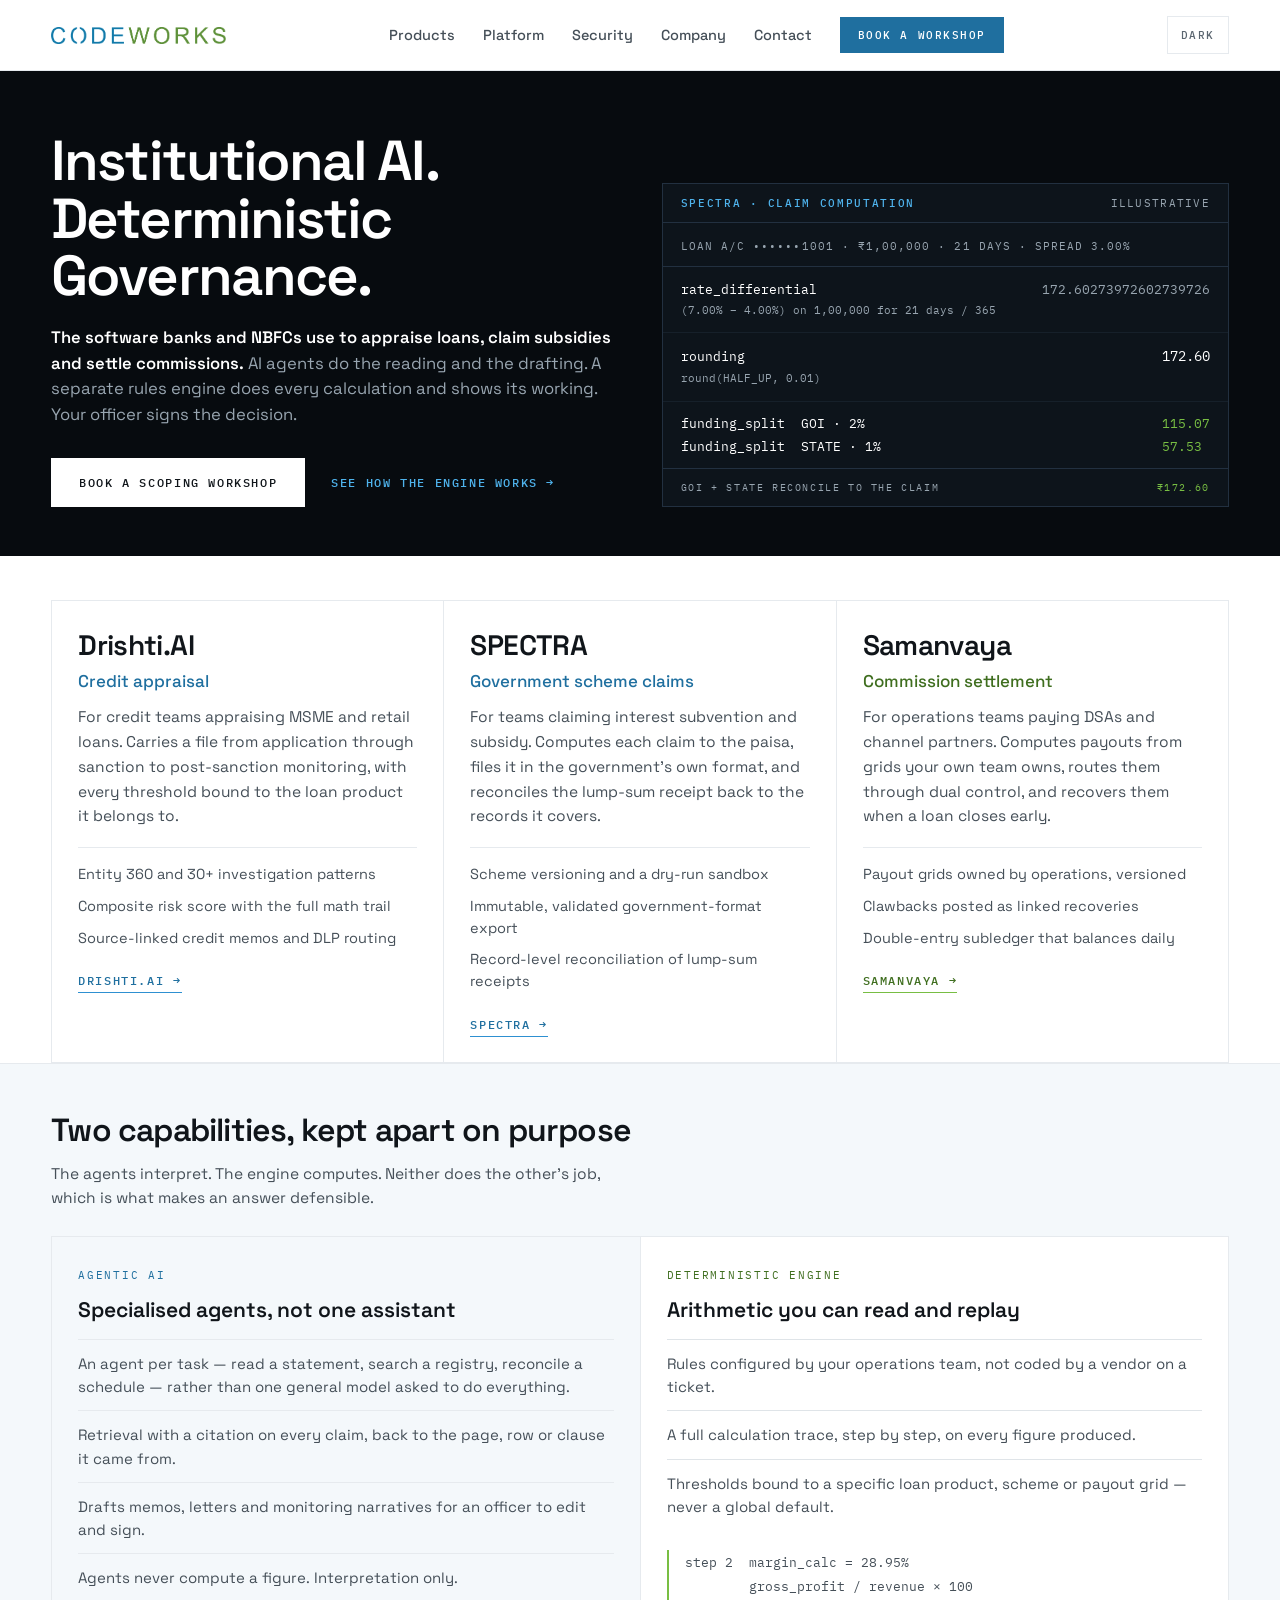
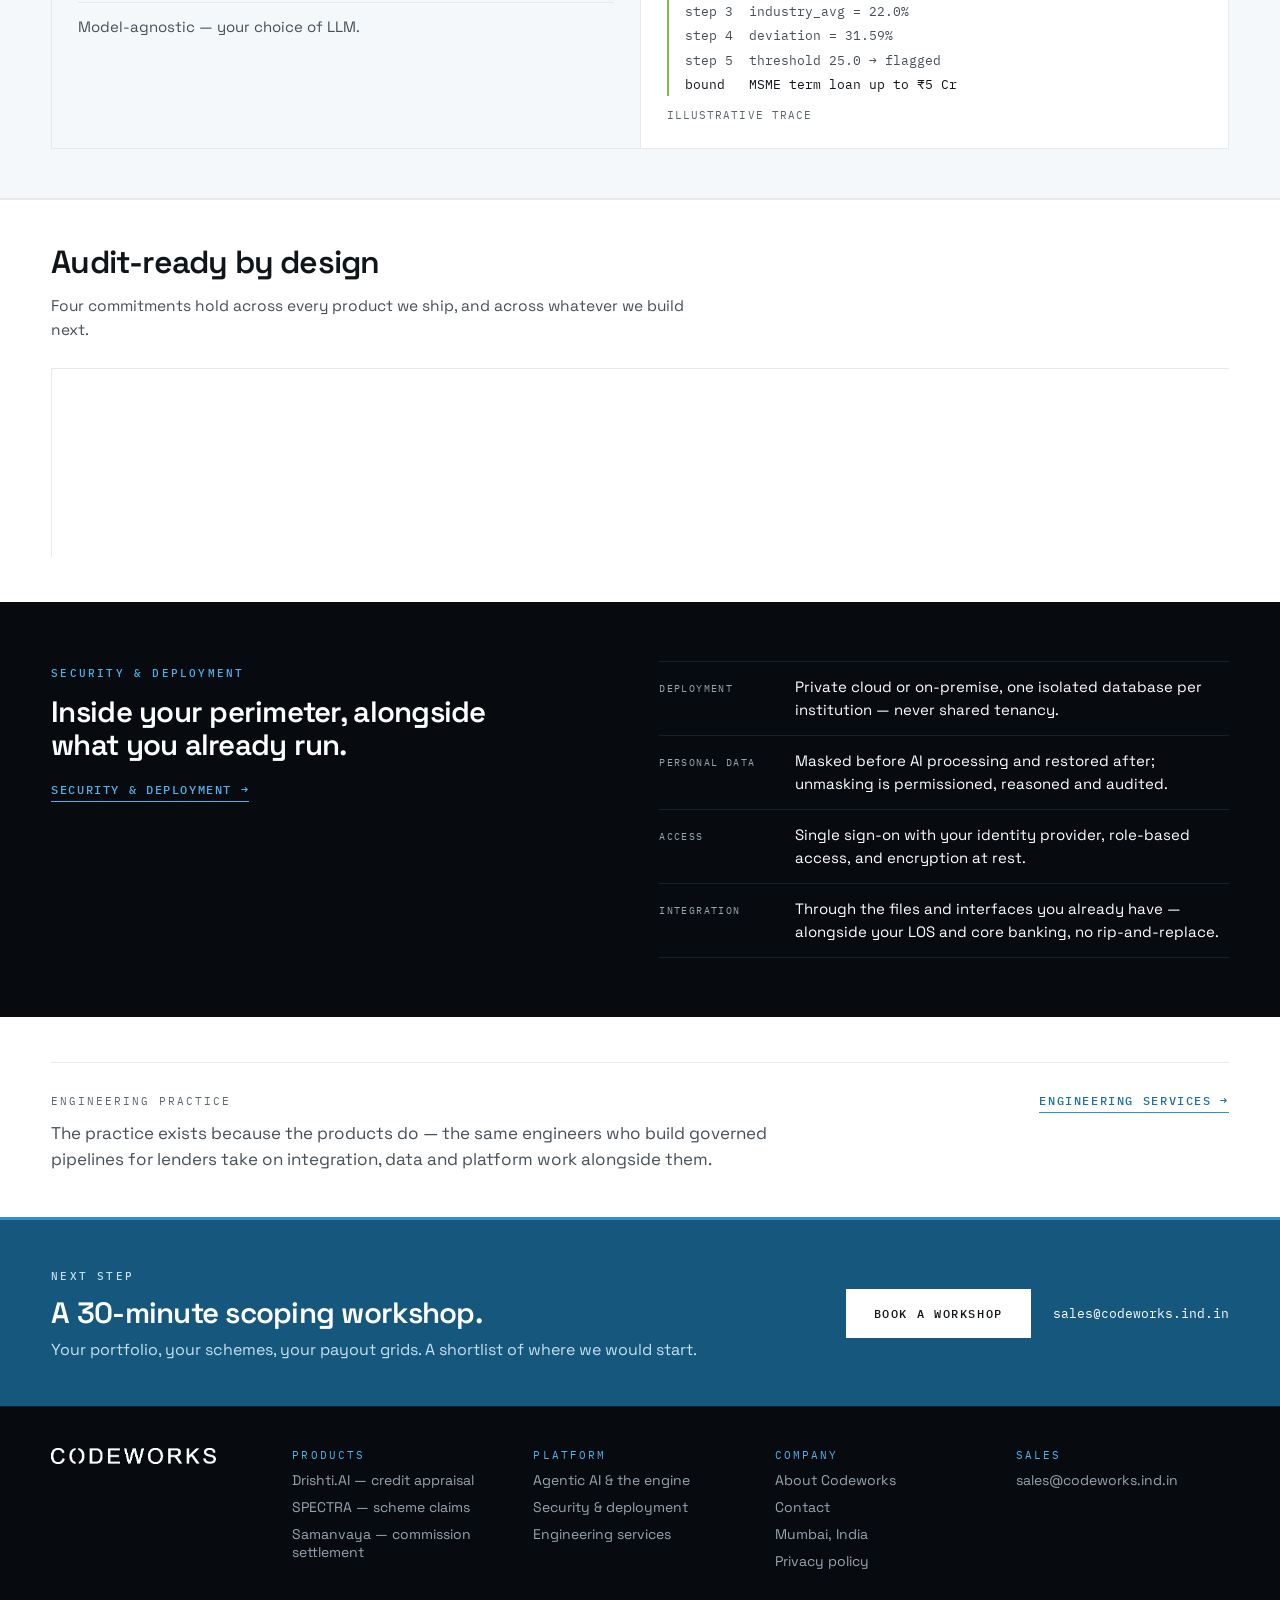
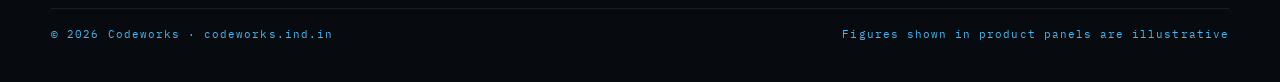
<file: index.html>
<!DOCTYPE html>
<html lang="en">
<head>
<meta charset="utf-8">
<title>Codeworks — institutional AI and deterministic governance for banks & NBFCs</title>
<meta name="description" content="Codeworks engineers the decision layer for banks and NBFCs: credit appraisal, government scheme claims and channel-partner settlement. Deterministic computation, maker-checker throughout, deployed inside your perimeter.">
<link rel="canonical" href="https://codeworks.ind.in/">
<meta property="og:type" content="website">
<meta property="og:site_name" content="Codeworks">
<meta property="og:title" content="Codeworks — institutional AI and deterministic governance for banks & NBFCs">
<meta property="og:description" content="Codeworks engineers the decision layer for banks and NBFCs: credit appraisal, government scheme claims and channel-partner settlement. Deterministic computation, maker-checker throughout, deployed inside your perimeter.">
<meta property="og:url" content="https://codeworks.ind.in/">
<meta property="og:image" content="https://codeworks.ind.in/og-card.png">
<meta property="og:image:width" content="1200">
<meta property="og:image:height" content="630">
<meta name="twitter:card" content="summary_large_image">
<meta name="twitter:image" content="https://codeworks.ind.in/og-card.png">
<meta name="twitter:title" content="Codeworks — institutional AI and deterministic governance for banks & NBFCs">
<meta name="twitter:description" content="Codeworks engineers the decision layer for banks and NBFCs: credit appraisal, government scheme claims and channel-partner settlement. Deterministic computation, maker-checker throughout, deployed inside your perimeter.">
<meta name="theme-color" content="#070B0F">
<meta name="viewport" content="width=device-width, initial-scale=1">
<link rel="icon" href="favicon-32.png" sizes="32x32">
<link rel="icon" href="icon-512.png" sizes="512x512">
<link rel="apple-touch-icon" href="apple-touch-icon.png">
<link rel="preconnect" href="https://fonts.googleapis.com">
<link rel="preconnect" href="https://fonts.gstatic.com" crossorigin>
<link rel="stylesheet" href="https://fonts.googleapis.com/css2?family=Space+Grotesk:wght@400;500;600;700&family=IBM+Plex+Mono:wght@400;500&display=swap">
<link rel="stylesheet" href="site.css">
<script>(function(){try{document.documentElement.setAttribute('data-theme',localStorage.getItem('cw-theme')||'light');}catch(e){}})();</script>
</head>
<body>
<div style="background:var(--card);color:var(--ink-2);overflow-x:hidden">

  <div style="position:sticky;top:0;z-index:40;background:var(--card);border-bottom:1px solid var(--rule)">
    <div style="max-width:1440px;margin:0 auto;padding-left:clamp(20px,4vw,64px);padding-right:clamp(20px,4vw,64px);padding-top:16px;padding-bottom:16px;display:flex;flex-wrap:wrap;align-items:center;justify-content:space-between;gap:14px 24px">
      <a href="index.html" style="flex:0 0 auto;display:block"><img src="codeworks-logo.png" alt="Codeworks" data-cw-logo="light" style="height:17px;width:auto"><img src="codeworks-logo-reversed.png" alt="Codeworks" data-cw-logo="dark" style="height:17px;width:auto"></a>
      
        <div class="cw-nav" id="cw-nav">
          <button type="button" onclick="cwToggleMenu()" class="cw-products" id="cw-products">Products</button>
          <a href="platform.html" style="font-size:14.5px;font-weight:500;color:var(--ink-2)">Platform</a>
          <a href="security.html" style="font-size:14.5px;font-weight:500;color:var(--ink-2)">Security</a>
          <a href="company.html" style="font-size:14.5px;font-weight:500;color:var(--ink-2)">Company</a>
          <a href="contact.html" style="font-size:14.5px;font-weight:500;color:var(--ink-2)">Contact</a>
          <a href="contact.html" style="font-family:'IBM Plex Mono',monospace;font-size:11px;font-weight:500;letter-spacing:0.14em;text-transform:uppercase;color:var(--btn-ink);background:var(--btn-bg);padding:11px 18px" class="hv-4">Book a workshop</a>
        </div>
      
      <button type="button" onclick="cwToggleTheme()" style="font-family:'IBM Plex Mono',monospace;font-size:10.5px;font-weight:500;letter-spacing:0.14em;text-transform:uppercase;color:var(--ink-3);background:none;border:1px solid var(--rule);padding:11px 13px;cursor:pointer;flex:0 0 auto" class="hv-1 cw-chrome"><span id="cw-theme-label">Dark</span></button>
      
        <button type="button" onclick="cwToggleNav()" class="cw-menu-btn hv-1 cw-chrome" aria-label="Menu" style="font-family:'IBM Plex Mono',monospace;font-size:11px;font-weight:500;letter-spacing:0.14em;text-transform:uppercase;color:var(--ink-2);background:none;border:1px solid var(--rule);padding:11px 14px;cursor:pointer;flex:0 0 auto" >Menu</button>
      
    </div>
    <div class="cw-panel" id="cw-panel">
      <div style="max-width:1440px;margin:0 auto;padding:26px clamp(20px,4vw,64px) 30px;display:grid;grid-template-columns:repeat(auto-fit,minmax(min(100%,240px),1fr));gap:0;border-top:1px solid var(--rule);border-left:1px solid var(--rule)">
        <a href="drishti-ai.html" style="display:block;padding:18px 22px;border-right:1px solid var(--rule);border-bottom:1px solid var(--rule);color:inherit" class="hv-2">
          <span style="font-family:'IBM Plex Mono',monospace;font-size:10.5px;letter-spacing:0.16em;text-transform:uppercase;color:var(--ink-3)">Credit appraisal</span>
          <h3 style="margin:8px 0 0;font-size:18px;font-weight:600;color:var(--ink)">Drishti.AI</h3>
          <p style="margin:6px 0 0;font-size:14.5px;line-height:1.5;color:var(--ink-2)">Appraisal from application to post-sanction monitoring.</p>
        </a>
        <a href="spectra.html" style="display:block;padding:18px 22px;border-right:1px solid var(--rule);border-bottom:1px solid var(--rule);color:inherit" class="hv-2">
          <span style="font-family:'IBM Plex Mono',monospace;font-size:10.5px;letter-spacing:0.16em;text-transform:uppercase;color:var(--ink-3)">Government scheme claims</span>
          <h3 style="margin:8px 0 0;font-size:18px;font-weight:600;color:var(--ink)">SPECTRA</h3>
          <p style="margin:6px 0 0;font-size:14.5px;line-height:1.5;color:var(--ink-2)">Subvention and subsidy claims, computed to reconciled.</p>
        </a>
        <a href="samanvaya.html" style="display:block;padding:18px 22px;border-right:1px solid var(--rule);border-bottom:1px solid var(--rule);color:inherit" class="hv-2">
          <span style="font-family:'IBM Plex Mono',monospace;font-size:10.5px;letter-spacing:0.16em;text-transform:uppercase;color:var(--ink-3)">Commission settlement</span>
          <h3 style="margin:8px 0 0;font-size:18px;font-weight:600;color:var(--ink)">Samanvaya</h3>
          <p style="margin:6px 0 0;font-size:14.5px;line-height:1.5;color:var(--ink-2)">Channel-partner payouts, clawbacks and the subledger.</p>
        </a>
      </div>
    </div>
  </div>

  <div style="background:var(--band)">
    <div style="max-width:1440px;margin:0 auto;padding:clamp(40px,4.8vw,74px) clamp(20px,4vw,64px) clamp(34px,3.8vw,58px)">
      <div style="display:grid;grid-template-columns:repeat(auto-fit,minmax(min(100%,340px),1fr));gap:clamp(24px,3.4vw,60px);align-items:end">
        <div>
          <h1 style="margin:0;font-size:clamp(34px,4.4vw,62px);line-height:1.02;font-weight:600;letter-spacing:-0.034em;color:var(--band-head);max-width:18ch;text-wrap:balance">Institutional AI. Deterministic Governance.</h1>
          <p style="margin:20px 0 0;font-size:clamp(16.5px,1.3vw,19px);line-height:1.55;color:var(--band-ink);max-width:56ch;text-wrap:pretty"><strong style="font-weight:600;color:var(--band-head)">The software banks and NBFCs use to appraise loans, claim subsidies and settle commissions.</strong> AI agents do the reading and the drafting. A separate rules engine does every calculation and shows its working. Your officer signs the decision.</p>
          <div style="margin-top:clamp(24px,2.4vw,30px);display:flex;flex-wrap:wrap;align-items:center;gap:14px 26px">
            <a href="contact.html" style="font-family:'IBM Plex Mono',monospace;font-size:11.5px;font-weight:500;letter-spacing:0.14em;text-transform:uppercase;color:var(--btn-on-blue-ink);background:var(--btn-on-blue-bg);padding:17px 28px" class="hv-3">Book a scoping workshop</a>
            <a href="platform.html" style="font-family:'IBM Plex Mono',monospace;font-size:11.5px;font-weight:500;letter-spacing:0.14em;text-transform:uppercase;color:var(--band-accent)">See how the engine works &rarr;</a>
          </div>
        </div>
        <div class="cw-hero-panel" style="background:var(--band-2);border:1px solid var(--band-rule-2)">
          <div style="padding:12px 18px;border-bottom:1px solid var(--band-rule-2);display:flex;flex-wrap:wrap;gap:8px 16px;align-items:baseline;justify-content:space-between">
            <span style="font-family:'IBM Plex Mono',monospace;font-size:10.5px;font-weight:500;letter-spacing:0.16em;text-transform:uppercase;color:var(--band-accent)">SPECTRA &middot; claim computation</span>
            <span style="font-family:'IBM Plex Mono',monospace;font-size:10.5px;letter-spacing:0.12em;text-transform:uppercase;color:var(--band-ink)">Illustrative</span>
          </div>
          <div style="padding:11px 18px;border-bottom:1px solid var(--band-rule-2)">
            <span style="font-family:'IBM Plex Mono',monospace;font-size:10.5px;letter-spacing:0.1em;text-transform:uppercase;color:var(--band-ink)">Loan a/c &bull;&bull;&bull;&bull;&bull;&bull;1001 &middot; &#8377;1,00,000 &middot; 21 days &middot; spread 3.00%</span>
          </div>
          <div style="padding:14px 18px;border-bottom:1px solid var(--band-rule);display:grid;grid-template-columns:minmax(0,1fr) auto;gap:0 16px;align-items:baseline">
            <span style="font-family:'IBM Plex Mono',monospace;font-size:12.5px;color:var(--band-head)">rate_differential</span>
            <span class="cw-trace-num" style="font-family:'IBM Plex Mono',monospace;font-size:12.5px;color:var(--band-ink);font-variant-numeric:tabular-nums">172.60273972602739726</span>
            <span class="cw-trace-exp" style="font-family:'IBM Plex Mono',monospace;grid-column:1 / -1;margin-top:5px;font-size:11px;line-height:1.5;color:var(--band-ink)">(7.00% &minus; 4.00%) on 1,00,000 for 21 days / 365</span>
          </div>
          <div style="padding:14px 18px;border-bottom:1px solid var(--band-rule);display:grid;grid-template-columns:minmax(0,1fr) auto;gap:0 16px;align-items:baseline">
            <span style="font-family:'IBM Plex Mono',monospace;font-size:12.5px;color:var(--band-head)">rounding</span>
            <span style="font-family:'IBM Plex Mono',monospace;font-size:13.5px;color:var(--band-head);font-variant-numeric:tabular-nums">172.60</span>
            <span style="font-family:'IBM Plex Mono',monospace;grid-column:1 / -1;margin-top:5px;font-size:11px;line-height:1.5;color:var(--band-ink)">round(HALF_UP, 0.01)</span>
          </div>
          <div style="padding:13px 18px 14px;border-bottom:1px solid var(--band-rule-2);display:grid;grid-template-columns:minmax(0,1fr) auto;gap:7px 16px;align-items:baseline">
            <span style="font-family:'IBM Plex Mono',monospace;font-size:12.5px;color:var(--band-head)">funding_split &nbsp;GOI &middot; 2%</span>
            <span style="font-family:'IBM Plex Mono',monospace;font-size:12.5px;color:var(--green-key);font-variant-numeric:tabular-nums">115.07</span>
            <span style="font-family:'IBM Plex Mono',monospace;font-size:12.5px;color:var(--band-head)">funding_split &nbsp;STATE &middot; 1%</span>
            <span style="font-family:'IBM Plex Mono',monospace;font-size:12.5px;color:var(--green-key);font-variant-numeric:tabular-nums">57.53</span>
          </div>
          <div class="cw-trace-foot" style="padding:12px 18px;display:flex;flex-wrap:wrap;gap:6px 16px;align-items:baseline;justify-content:space-between">
            <span style="font-family:'IBM Plex Mono',monospace;font-size:10px;letter-spacing:0.16em;text-transform:uppercase;color:var(--band-ink)">GOI + STATE reconcile to the claim</span>
            <span style="font-family:'IBM Plex Mono',monospace;font-size:10px;letter-spacing:0.16em;text-transform:uppercase;color:var(--green-key)">&#8377;172.60</span>
          </div>
        </div>
      </div>
    </div>
  </div>

  <div id="products" style="max-width:1440px;margin:0 auto;padding:clamp(32px,3.5vw,54px) clamp(20px,4vw,64px) 0">
    <div data-reveal="1" style="display:grid;grid-template-columns:repeat(auto-fit,minmax(min(100%,290px),1fr));gap:0;border-top:1px solid var(--rule);border-left:1px solid var(--rule)">
      <div id="drishti" style="border-right:1px solid var(--rule);border-bottom:1px solid var(--rule);padding:26px 26px 28px;display:flex;flex-direction:column">
        <h2 style="margin:0;font-size:clamp(24px,2.2vw,30px);font-weight:600;letter-spacing:-0.022em;color:var(--ink)">Drishti.AI</h2>
        <p style="margin:7px 0 0;font-size:17px;line-height:1.35;font-weight:500;color:var(--blue)">Credit appraisal</p>
        <p style="margin:12px 0 0;font-size:15.5px;line-height:1.6;color:var(--ink-2)">For credit teams appraising MSME and retail loans. Carries a file from application through sanction to post-sanction monitoring, with every threshold bound to the loan product it belongs to.</p>
        <div style="margin-top:18px;display:flex;flex-direction:column;gap:10px;border-top:1px solid var(--rule);padding-top:16px">
          <span style="font-size:14.5px;line-height:1.5;color:var(--ink-2)">Entity 360 and 30+ investigation patterns</span>
          <span style="font-size:14.5px;line-height:1.5;color:var(--ink-2)">Composite risk score with the full math trail</span>
          <span style="font-size:14.5px;line-height:1.5;color:var(--ink-2)">Source-linked credit memos and DLP routing</span>
        </div>
        <p style="margin:20px 0 0"><a href="drishti-ai.html" style="font-family:'IBM Plex Mono',monospace;font-size:11.5px;font-weight:500;letter-spacing:0.14em;text-transform:uppercase;color:var(--blue);border-bottom:1px solid var(--blue-key);padding-bottom:4px">Drishti.AI &rarr;</a></p>
      </div>
      <div id="spectra" style="border-right:1px solid var(--rule);border-bottom:1px solid var(--rule);padding:26px 26px 28px;display:flex;flex-direction:column">
        <h2 style="margin:0;font-size:clamp(24px,2.2vw,30px);font-weight:600;letter-spacing:-0.022em;color:var(--ink)">SPECTRA</h2>
        <p style="margin:7px 0 0;font-size:17px;line-height:1.35;font-weight:500;color:var(--blue)">Government scheme claims</p>
        <p style="margin:12px 0 0;font-size:15.5px;line-height:1.6;color:var(--ink-2)">For teams claiming interest subvention and subsidy. Computes each claim to the paisa, files it in the government’s own format, and reconciles the lump-sum receipt back to the records it covers.</p>
        <div style="margin-top:18px;display:flex;flex-direction:column;gap:10px;border-top:1px solid var(--rule);padding-top:16px">
          <span style="font-size:14.5px;line-height:1.5;color:var(--ink-2)">Scheme versioning and a dry-run sandbox</span>
          <span style="font-size:14.5px;line-height:1.5;color:var(--ink-2)">Immutable, validated government-format export</span>
          <span style="font-size:14.5px;line-height:1.5;color:var(--ink-2)">Record-level reconciliation of lump-sum receipts</span>
        </div>
        <p style="margin:20px 0 0"><a href="spectra.html" style="font-family:'IBM Plex Mono',monospace;font-size:11.5px;font-weight:500;letter-spacing:0.14em;text-transform:uppercase;color:var(--blue);border-bottom:1px solid var(--blue-key);padding-bottom:4px">SPECTRA &rarr;</a></p>
      </div>
      <div id="samanvaya" style="border-right:1px solid var(--rule);border-bottom:1px solid var(--rule);padding:26px 26px 28px;display:flex;flex-direction:column">
        <h2 style="margin:0;font-size:clamp(24px,2.2vw,30px);font-weight:600;letter-spacing:-0.022em;color:var(--ink)">Samanvaya</h2>
        <p style="margin:7px 0 0;font-size:17px;line-height:1.35;font-weight:500;color:var(--green)">Commission settlement</p>
        <p style="margin:12px 0 0;font-size:15.5px;line-height:1.6;color:var(--ink-2)">For operations teams paying DSAs and channel partners. Computes payouts from grids your own team owns, routes them through dual control, and recovers them when a loan closes early.</p>
        <div style="margin-top:18px;display:flex;flex-direction:column;gap:10px;border-top:1px solid var(--rule);padding-top:16px">
          <span style="font-size:14.5px;line-height:1.5;color:var(--ink-2)">Payout grids owned by operations, versioned</span>
          <span style="font-size:14.5px;line-height:1.5;color:var(--ink-2)">Clawbacks posted as linked recoveries</span>
          <span style="font-size:14.5px;line-height:1.5;color:var(--ink-2)">Double-entry subledger that balances daily</span>
        </div>
        <p style="margin:20px 0 0"><a href="samanvaya.html" style="font-family:'IBM Plex Mono',monospace;font-size:11.5px;font-weight:500;letter-spacing:0.14em;text-transform:uppercase;color:var(--green);border-bottom:1px solid var(--green-key);padding-bottom:4px">Samanvaya &rarr;</a></p>
      </div>
    </div>
  </div>

  <div style="background:var(--bg-2);border-top:1px solid var(--rule);border-bottom:1px solid var(--rule)">
  <div id="platform" style="max-width:1440px;margin:0 auto;padding:clamp(34px,3.8vw,58px) clamp(20px,4vw,64px)">
    <div style="display:flex;flex-wrap:wrap;gap:14px 40px;align-items:baseline;justify-content:space-between">
      <h2 style="margin:0;font-size:clamp(24px,2.5vw,36px);line-height:1.1;font-weight:600;letter-spacing:-0.025em;color:var(--ink)">Two capabilities, kept apart on purpose</h2>
      <p style="margin:0;font-size:15.5px;line-height:1.55;color:var(--ink-2);max-width:56ch">The agents interpret. The engine computes. Neither does the other's job, which is what makes an answer defensible.</p>
    </div>
    <div style="margin-top:26px;display:grid;grid-template-columns:repeat(auto-fit,minmax(min(100%,320px),1fr));gap:0;border-top:1px solid var(--rule);border-left:1px solid var(--rule)">
      <div style="border-right:1px solid var(--rule);border-bottom:1px solid var(--rule);padding:26px">
        <span style="font-family:'IBM Plex Mono',monospace;font-size:11px;letter-spacing:0.16em;text-transform:uppercase;color:var(--blue)">Agentic AI</span>
        <h3 style="margin:12px 0 0;font-size:21px;font-weight:600;color:var(--ink)">Specialised agents, not one assistant</h3>
        <div style="margin-top:16px;display:flex;flex-direction:column;gap:0">
          <p style="margin:0;padding:12px 0;border-top:1px solid var(--rule);font-size:15px;line-height:1.55;color:var(--ink-2)">An agent per task — read a statement, search a registry, reconcile a schedule — rather than one general model asked to do everything.</p>
          <p style="margin:0;padding:12px 0;border-top:1px solid var(--rule);font-size:15px;line-height:1.55;color:var(--ink-2)">Retrieval with a citation on every claim, back to the page, row or clause it came from.</p>
          <p style="margin:0;padding:12px 0;border-top:1px solid var(--rule);font-size:15px;line-height:1.55;color:var(--ink-2)">Drafts memos, letters and monitoring narratives for an officer to edit and sign.</p>
          <p style="margin:0;padding:12px 0;border-top:1px solid var(--rule);font-size:15px;line-height:1.55;color:var(--ink-2)">Agents never compute a figure. Interpretation only.</p>
          <p style="margin:0;padding:12px 0;border-top:1px solid var(--rule);font-size:15px;line-height:1.55;color:var(--ink-2)">Model-agnostic — your choice of LLM.</p>
        </div>
      </div>
      <div style="border-right:1px solid var(--rule);border-bottom:1px solid var(--rule);padding:26px;background:var(--card)">
        <span style="font-family:'IBM Plex Mono',monospace;font-size:11px;letter-spacing:0.16em;text-transform:uppercase;color:var(--green)">Deterministic engine</span>
        <h3 style="margin:12px 0 0;font-size:21px;font-weight:600;color:var(--ink)">Arithmetic you can read and replay</h3>
        <div style="margin-top:16px;display:flex;flex-direction:column;gap:0">
          <p style="margin:0;padding:12px 0;border-top:1px solid var(--rule-2);font-size:15px;line-height:1.55;color:var(--ink-2)">Rules configured by your operations team, not coded by a vendor on a ticket.</p>
          <p style="margin:0;padding:12px 0;border-top:1px solid var(--rule-2);font-size:15px;line-height:1.55;color:var(--ink-2)">A full calculation trace, step by step, on every figure produced.</p>
          <p style="margin:0;padding:12px 0;border-top:1px solid var(--rule-2);font-size:15px;line-height:1.55;color:var(--ink-2)">Thresholds bound to a specific loan product, scheme or payout grid — never a global default.</p>
        </div>
        <div style="margin-top:20px;font-family:'IBM Plex Mono',monospace;font-size:12.5px;line-height:1.95;color:var(--ink-2);border-left:2px solid var(--green-key);padding-left:16px;overflow-x:auto">
          <div>step&nbsp;2&nbsp;&nbsp;margin_calc&nbsp;=&nbsp;28.95%</div>
          <div>&nbsp;&nbsp;&nbsp;&nbsp;&nbsp;&nbsp;&nbsp;&nbsp;gross_profit&nbsp;/&nbsp;revenue&nbsp;&times;&nbsp;100</div>
          <div>step&nbsp;3&nbsp;&nbsp;industry_avg&nbsp;=&nbsp;22.0%</div>
          <div>step&nbsp;4&nbsp;&nbsp;deviation&nbsp;=&nbsp;31.59%</div>
          <div>step&nbsp;5&nbsp;&nbsp;threshold&nbsp;25.0&nbsp;&rarr;&nbsp;flagged</div>
          <div style="color:var(--ink)">bound&nbsp;&nbsp;&nbsp;MSME&nbsp;term&nbsp;loan&nbsp;up&nbsp;to&nbsp;&#8377;5&nbsp;Cr</div>
        </div>
        <p style="margin:12px 0 0;font-family:'IBM Plex Mono',monospace;font-size:11px;letter-spacing:0.1em;color:var(--ink-3)">ILLUSTRATIVE TRACE</p>
      </div>
    </div>
  </div>

  </div>
  <div style="background:var(--card);border-top:1px solid var(--rule)">
    <div style="max-width:1440px;margin:0 auto;padding:clamp(32px,3.5vw,54px) clamp(20px,4vw,64px)">
      <h2 style="margin:0;font-size:clamp(24px,2.5vw,36px);line-height:1.1;font-weight:600;letter-spacing:-0.025em;color:var(--ink)">Audit-ready by design</h2>
      <p style="margin:14px 0 0;font-size:15.5px;line-height:1.55;color:var(--ink-2);max-width:64ch">Four commitments hold across every product we ship, and across whatever we build next.</p>
      <div data-reveal="1" style="margin-top:26px;display:grid;grid-template-columns:repeat(auto-fit,minmax(min(100%,240px),1fr));gap:0;border-top:1px solid var(--rule);border-left:1px solid var(--rule)">
        <div style="border-right:1px solid var(--rule);border-bottom:1px solid var(--rule);padding:22px 24px">
          <span style="font-family:'IBM Plex Mono',monospace;font-size:22px;color:var(--ink-3)">01</span>
          <h3 style="margin:16px 0 0;font-size:17px;font-weight:600;color:var(--ink)">Maker-checker throughout</h3>
          <p style="margin:9px 0 0;font-size:14.5px;line-height:1.55;color:var(--ink-2)">Enforced by the software on operational work and on configuration changes alike.</p>
        </div>
        <div style="border-right:1px solid var(--rule);border-bottom:1px solid var(--rule);padding:22px 24px">
          <span style="font-family:'IBM Plex Mono',monospace;font-size:22px;color:var(--ink-3)">02</span>
          <h3 style="margin:16px 0 0;font-size:17px;font-weight:600;color:var(--ink)">Pinned to a version</h3>
          <p style="margin:9px 0 0;font-size:14.5px;line-height:1.55;color:var(--ink-2)">A revised circular or grid becomes a new version; past cases stay pinned to theirs.</p>
        </div>
        <div style="border-right:1px solid var(--rule);border-bottom:1px solid var(--rule);padding:22px 24px">
          <span style="font-family:'IBM Plex Mono',monospace;font-size:22px;color:var(--ink-3)">03</span>
          <h3 style="margin:16px 0 0;font-size:17px;font-weight:600;color:var(--ink)">Append-only audit</h3>
          <p style="margin:9px 0 0;font-size:14.5px;line-height:1.55;color:var(--ink-2)">Who, when, why, through which channel — UI, API, batch, webhooks, scheduled jobs.</p>
        </div>
        <div style="border-right:1px solid var(--rule);border-bottom:1px solid var(--rule);padding:22px 24px">
          <span style="font-family:'IBM Plex Mono',monospace;font-size:22px;color:var(--ink-3)">04</span>
          <h3 style="margin:16px 0 0;font-size:17px;font-weight:600;color:var(--ink)">It never moves money</h3>
          <p style="margin:9px 0 0;font-size:14.5px;line-height:1.55;color:var(--ink-2)">We compute, decide, record and instruct. Your payment systems execute.</p>
        </div>
      </div>
    </div>
  </div>

  <div id="trust" style="background:var(--band);color:var(--band-ink)">
    <div style="max-width:1440px;margin:0 auto;padding:clamp(40px,4.6vw,72px) clamp(20px,4vw,64px);display:grid;grid-template-columns:repeat(auto-fit,minmax(min(100%,300px),1fr));gap:clamp(24px,3vw,52px);align-items:start">
      <div>
        <span style="font-family:'IBM Plex Mono',monospace;font-size:11px;font-weight:500;letter-spacing:0.2em;text-transform:uppercase;color:var(--band-accent)">Security &amp; deployment</span>
        <h2 style="margin:14px 0 0;font-size:clamp(23px,2.3vw,32px);line-height:1.12;font-weight:600;letter-spacing:-0.025em;color:var(--band-head);max-width:24ch">Inside your perimeter, alongside what you already run.</h2>
        <p style="margin:16px 0 0"><a href="security.html" style="font-family:'IBM Plex Mono',monospace;font-size:11.5px;font-weight:500;letter-spacing:0.14em;text-transform:uppercase;color:var(--band-accent);border-bottom:1px solid var(--band-accent);padding-bottom:4px">Security &amp; deployment &rarr;</a></p>
      </div>
      <div style="display:flex;flex-direction:column;gap:0">
        <div style="padding:14px 0;border-top:1px solid var(--band-rule);display:grid;grid-template-columns:minmax(0,116px) minmax(0,1fr);gap:5px 20px;align-items:baseline"><span style="font-family:'IBM Plex Mono',monospace;font-size:10px;letter-spacing:0.14em;text-transform:uppercase;color:var(--band-ink)">Deployment</span><span style="font-size:15px;line-height:1.5;color:var(--band-head)">Private cloud or on-premise, one isolated database per institution &mdash; never shared tenancy.</span></div>
        <div style="padding:14px 0;border-top:1px solid var(--band-rule);display:grid;grid-template-columns:minmax(0,116px) minmax(0,1fr);gap:5px 20px;align-items:baseline"><span style="font-family:'IBM Plex Mono',monospace;font-size:10px;letter-spacing:0.14em;text-transform:uppercase;color:var(--band-ink)">Personal data</span><span style="font-size:15px;line-height:1.5;color:var(--band-head)">Masked before AI processing and restored after; unmasking is permissioned, reasoned and audited.</span></div>
        <div style="padding:14px 0;border-top:1px solid var(--band-rule);display:grid;grid-template-columns:minmax(0,116px) minmax(0,1fr);gap:5px 20px;align-items:baseline"><span style="font-family:'IBM Plex Mono',monospace;font-size:10px;letter-spacing:0.14em;text-transform:uppercase;color:var(--band-ink)">Access</span><span style="font-size:15px;line-height:1.5;color:var(--band-head)">Single sign-on with your identity provider, role-based access, and encryption at rest.</span></div>
        <div style="padding:14px 0;border-top:1px solid var(--band-rule);display:grid;grid-template-columns:minmax(0,116px) minmax(0,1fr);gap:5px 20px;align-items:baseline;border-bottom:1px solid var(--band-rule)"><span style="font-family:'IBM Plex Mono',monospace;font-size:10px;letter-spacing:0.14em;text-transform:uppercase;color:var(--band-ink)">Integration</span><span style="font-size:15px;line-height:1.5;color:var(--band-head)">Through the files and interfaces you already have &mdash; alongside your LOS and core banking, no rip-and-replace.</span></div>
      </div>
    </div>
  </div>

  <div id="company" style="max-width:1440px;margin:0 auto;padding:clamp(32px,3.5vw,54px) clamp(20px,4vw,64px)">
    <div style="border-top:1px solid var(--rule);padding-top:26px;display:flex;flex-wrap:wrap;gap:20px 44px;align-items:baseline;justify-content:space-between">
      <div>
        <span style="font-family:'IBM Plex Mono',monospace;font-size:11px;letter-spacing:0.18em;text-transform:uppercase;color:var(--ink-3)">Engineering practice</span>
        <p style="margin:10px 0 0;font-size:17px;line-height:1.55;color:var(--ink-2);max-width:70ch">The practice exists because the products do — the same engineers who build governed pipelines for lenders take on integration, data and platform work alongside them.</p>
      </div>
      <a href="services.html" style="font-family:'IBM Plex Mono',monospace;font-size:11.5px;font-weight:500;letter-spacing:0.14em;text-transform:uppercase;color:var(--blue);border-bottom:1px solid var(--blue-key);padding-bottom:4px">Engineering services &rarr;</a>
    </div>
  </div>

  <div id="next" style="background:var(--blue-ground);border-top:3px solid var(--blue-key)">
    <div style="max-width:1440px;margin:0 auto;padding:clamp(30px,3.4vw,52px) clamp(20px,4vw,64px);display:flex;flex-wrap:wrap;gap:26px 40px;align-items:center;justify-content:space-between">
      <div>
        <span style="font-family:'IBM Plex Mono',monospace;font-size:11px;font-weight:500;letter-spacing:0.2em;text-transform:uppercase;color:var(--on-blue-ink)">Next step</span>
        <p style="margin:12px 0 0;font-size:clamp(22px,2.3vw,32px);line-height:1.12;font-weight:600;letter-spacing:-0.025em;color:var(--on-blue-head)">A 30-minute scoping workshop.</p>
        <p style="margin:8px 0 0;font-size:16px;line-height:1.55;color:var(--on-blue-ink)">Your portfolio, your schemes, your payout grids. A shortlist of where we would start.</p>
      </div>
      <div style="display:flex;flex-wrap:wrap;gap:14px 22px;align-items:center">
        <a href="contact.html" style="font-family:'IBM Plex Mono',monospace;font-size:11.5px;font-weight:500;letter-spacing:0.14em;text-transform:uppercase;color:var(--btn-on-blue-ink);background:var(--btn-on-blue-bg);padding:17px 28px" class="hv-3">Book a workshop</a>
        <a href="contact.html" style="font-family:'IBM Plex Mono',monospace;font-size:12.5px;color:var(--on-blue-head)">sales@codeworks.ind.in</a>
      </div>
    </div>
  </div>

  <div style="background:var(--band);border-top:1px solid var(--band-rule)">
    <div style="max-width:1440px;margin:0 auto;padding:clamp(30px,3.2vw,46px) clamp(20px,4vw,64px)">
      <div style="display:grid;grid-template-columns:repeat(auto-fit,minmax(170px,1fr));gap:28px;align-items:start">
        <a href="index.html" style="display:block"><img src="codeworks-logo-reversed.png" alt="Codeworks" style="height:16px;width:auto;display:block"></a>
        <div style="display:flex;flex-direction:column;gap:9px">
          <span style="font-family:'IBM Plex Mono',monospace;font-size:10.5px;letter-spacing:0.2em;text-transform:uppercase;color:var(--band-accent)">Products</span>
          <a href="drishti-ai.html" style="font-size:14px;color:var(--band-ink)">Drishti.AI &mdash; credit appraisal</a>
          <a href="spectra.html" style="font-size:14px;color:var(--band-ink)">SPECTRA &mdash; scheme claims</a>
          <a href="samanvaya.html" style="font-size:14px;color:var(--band-ink)">Samanvaya &mdash; commission settlement</a>
        </div>
        <div style="display:flex;flex-direction:column;gap:9px">
          <span style="font-family:'IBM Plex Mono',monospace;font-size:10.5px;letter-spacing:0.2em;text-transform:uppercase;color:var(--band-accent)">Platform</span>
          <a href="platform.html" style="font-size:14px;color:var(--band-ink)">Agentic AI &amp; the engine</a>
          <a href="security.html" style="font-size:14px;color:var(--band-ink)">Security &amp; deployment</a>
          <a href="services.html" style="font-size:14px;color:var(--band-ink)">Engineering services</a>
        </div>
        <div style="display:flex;flex-direction:column;gap:9px">
          <span style="font-family:'IBM Plex Mono',monospace;font-size:10.5px;letter-spacing:0.2em;text-transform:uppercase;color:var(--band-accent)">Company</span>
          <a href="company.html" style="font-size:14px;color:var(--band-ink)">About Codeworks</a>
          <a href="contact.html" style="font-size:14px;color:var(--band-ink)">Contact</a>
          <span style="font-size:14px;color:var(--band-ink)">Mumbai, India</span>
          <a href="privacy.html" style="font-size:14px;color:var(--band-ink)">Privacy policy</a>
        </div>
        <div style="display:flex;flex-direction:column;gap:9px">
          <span style="font-family:'IBM Plex Mono',monospace;font-size:10.5px;letter-spacing:0.2em;text-transform:uppercase;color:var(--band-accent)">Sales</span>
          <a href="contact.html" style="font-size:14px;color:var(--band-ink)">sales@codeworks.ind.in</a>
        </div>
      </div>
      <div style="margin-top:clamp(26px,3vw,42px);padding-top:18px;border-top:1px solid var(--band-rule);display:flex;flex-wrap:wrap;gap:8px 24px;justify-content:space-between">
        <p style="margin:0;font-family:'IBM Plex Mono',monospace;font-size:10.5px;letter-spacing:0.1em;color:var(--band-accent)">&copy; 2026 Codeworks &middot; codeworks.ind.in</p>
        <p style="margin:0;font-family:'IBM Plex Mono',monospace;font-size:10.5px;letter-spacing:0.1em;color:var(--band-accent)">Figures shown in product panels are illustrative</p>
      </div>
    </div>
  </div>

</div>
<script src="site.js"></script>
</body>
</html>
</file>
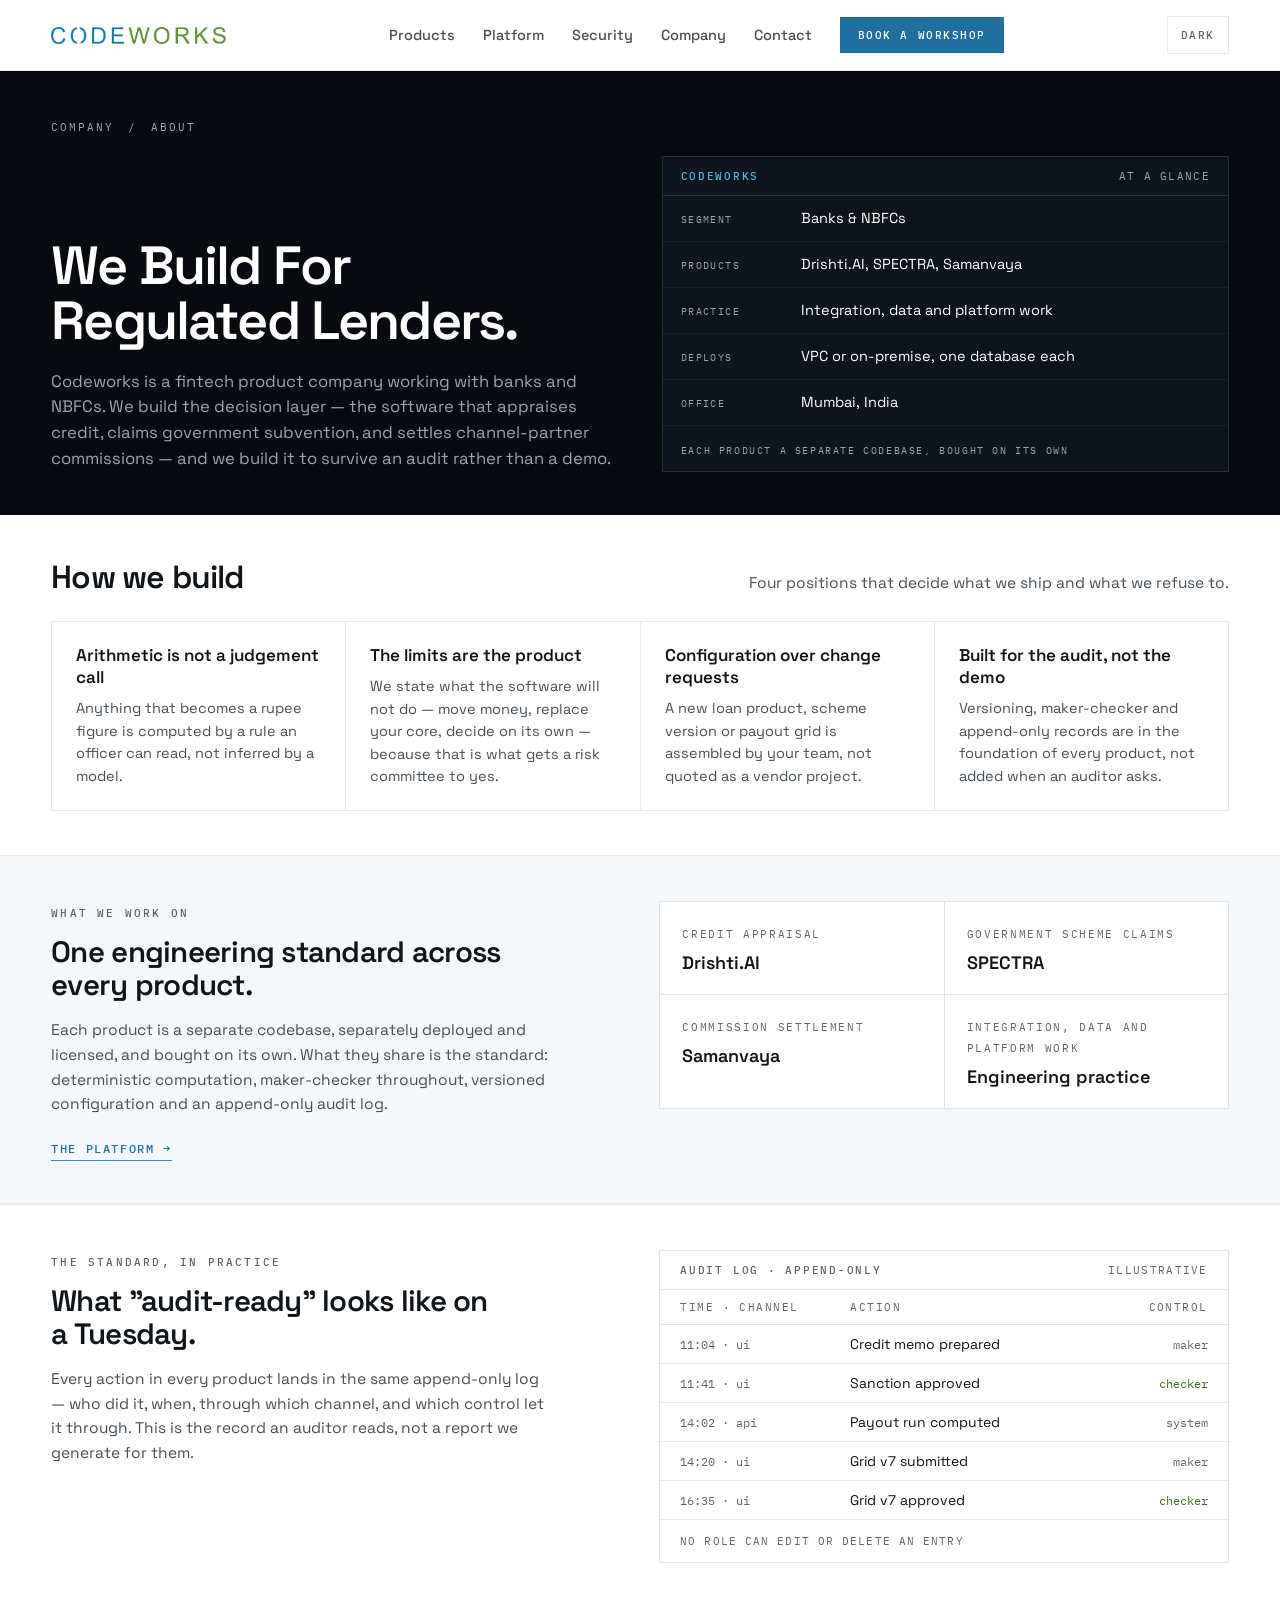
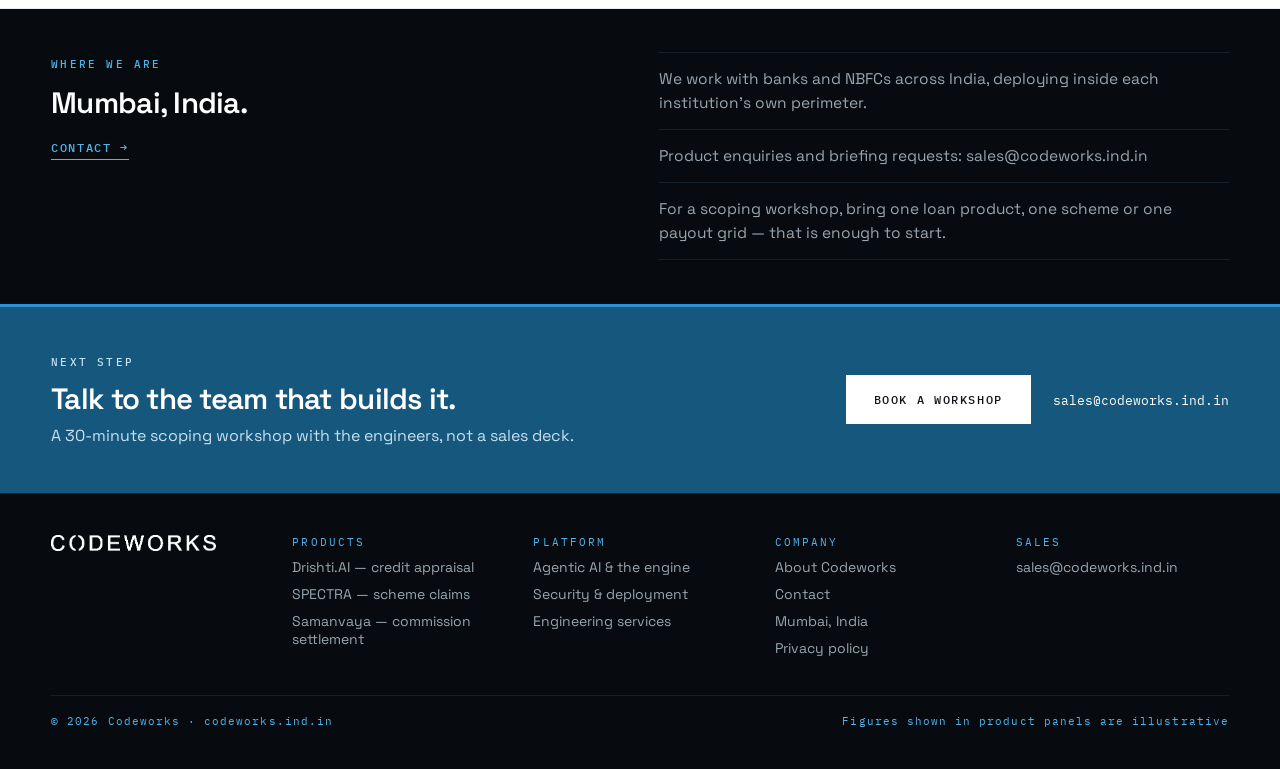
<file: company.html>
<!DOCTYPE html>
<html lang="en">
<head>
<meta charset="utf-8">
<title>Company — we build for regulated lenders | Codeworks</title>
<meta name="description" content="Codeworks is a fintech product company working with banks and NBFCs in India. One engineering standard across every product: built for the audit, not the demo.">
<link rel="canonical" href="https://codeworks.ind.in/company.html">
<meta property="og:type" content="website">
<meta property="og:site_name" content="Codeworks">
<meta property="og:title" content="Company — we build for regulated lenders | Codeworks">
<meta property="og:description" content="Codeworks is a fintech product company working with banks and NBFCs in India. One engineering standard across every product: built for the audit, not the demo.">
<meta property="og:url" content="https://codeworks.ind.in/company.html">
<meta property="og:image" content="https://codeworks.ind.in/og-card.png">
<meta property="og:image:width" content="1200">
<meta property="og:image:height" content="630">
<meta name="twitter:card" content="summary_large_image">
<meta name="twitter:image" content="https://codeworks.ind.in/og-card.png">
<meta name="twitter:title" content="Company — we build for regulated lenders | Codeworks">
<meta name="twitter:description" content="Codeworks is a fintech product company working with banks and NBFCs in India. One engineering standard across every product: built for the audit, not the demo.">
<meta name="theme-color" content="#070B0F">
<meta name="viewport" content="width=device-width, initial-scale=1">
<link rel="icon" href="favicon-32.png" sizes="32x32">
<link rel="icon" href="icon-512.png" sizes="512x512">
<link rel="apple-touch-icon" href="apple-touch-icon.png">
<link rel="preconnect" href="https://fonts.googleapis.com">
<link rel="preconnect" href="https://fonts.gstatic.com" crossorigin>
<link rel="stylesheet" href="https://fonts.googleapis.com/css2?family=Space+Grotesk:wght@400;500;600;700&family=IBM+Plex+Mono:wght@400;500&display=swap">
<link rel="stylesheet" href="site.css">
<script>(function(){try{document.documentElement.setAttribute('data-theme',localStorage.getItem('cw-theme')||'light');}catch(e){}})();</script>
</head>
<body>
<div style="background:var(--card);color:var(--ink-2);overflow-x:hidden">

  <div style="position:sticky;top:0;z-index:40;background:var(--card);border-bottom:1px solid var(--rule)">
    <div style="max-width:1440px;margin:0 auto;padding-left:clamp(20px,4vw,64px);padding-right:clamp(20px,4vw,64px);padding-top:16px;padding-bottom:16px;display:flex;flex-wrap:wrap;align-items:center;justify-content:space-between;gap:14px 24px">
      <a href="index.html" style="flex:0 0 auto;display:block"><img src="codeworks-logo.png" alt="Codeworks" data-cw-logo="light" style="height:17px;width:auto"><img src="codeworks-logo-reversed.png" alt="Codeworks" data-cw-logo="dark" style="height:17px;width:auto"></a>
      
        <div class="cw-nav" id="cw-nav">
          <button type="button" onclick="cwToggleMenu()" class="cw-products" id="cw-products">Products</button>
          <a href="platform.html" style="font-size:14.5px;font-weight:500;color:var(--ink-2)">Platform</a>
          <a href="security.html" style="font-size:14.5px;font-weight:500;color:var(--ink-2)">Security</a>
          <a href="company.html" style="font-size:14.5px;font-weight:500;color:var(--ink-2)">Company</a>
          <a href="contact.html" style="font-size:14.5px;font-weight:500;color:var(--ink-2)">Contact</a>
          <a href="contact.html" style="font-family:'IBM Plex Mono',monospace;font-size:11px;font-weight:500;letter-spacing:0.14em;text-transform:uppercase;color:var(--btn-ink);background:var(--btn-bg);padding:11px 18px" class="hv-4">Book a workshop</a>
        </div>
      
      <button type="button" onclick="cwToggleTheme()" style="font-family:'IBM Plex Mono',monospace;font-size:10.5px;font-weight:500;letter-spacing:0.14em;text-transform:uppercase;color:var(--ink-3);background:none;border:1px solid var(--rule);padding:11px 13px;cursor:pointer;flex:0 0 auto" class="hv-1 cw-chrome"><span id="cw-theme-label">Dark</span></button>
      
        <button type="button" onclick="cwToggleNav()" class="cw-menu-btn hv-1 cw-chrome" aria-label="Menu" style="font-family:'IBM Plex Mono',monospace;font-size:11px;font-weight:500;letter-spacing:0.14em;text-transform:uppercase;color:var(--ink-2);background:none;border:1px solid var(--rule);padding:11px 14px;cursor:pointer;flex:0 0 auto" >Menu</button>
      
    </div>
    <div class="cw-panel" id="cw-panel">
      <div style="max-width:1440px;margin:0 auto;padding:26px clamp(20px,4vw,64px) 30px;display:grid;grid-template-columns:repeat(auto-fit,minmax(min(100%,240px),1fr));gap:0;border-top:1px solid var(--rule);border-left:1px solid var(--rule)">
        <a href="drishti-ai.html" style="display:block;padding:18px 22px;border-right:1px solid var(--rule);border-bottom:1px solid var(--rule);color:inherit" class="hv-2">
          <span style="font-family:'IBM Plex Mono',monospace;font-size:10.5px;letter-spacing:0.16em;text-transform:uppercase;color:var(--ink-3)">Credit appraisal</span>
          <h3 style="margin:8px 0 0;font-size:18px;font-weight:600;color:var(--ink)">Drishti.AI</h3>
          <p style="margin:6px 0 0;font-size:14.5px;line-height:1.5;color:var(--ink-2)">Appraisal from application to post-sanction monitoring.</p>
        </a>
        <a href="spectra.html" style="display:block;padding:18px 22px;border-right:1px solid var(--rule);border-bottom:1px solid var(--rule);color:inherit" class="hv-2">
          <span style="font-family:'IBM Plex Mono',monospace;font-size:10.5px;letter-spacing:0.16em;text-transform:uppercase;color:var(--ink-3)">Government scheme claims</span>
          <h3 style="margin:8px 0 0;font-size:18px;font-weight:600;color:var(--ink)">SPECTRA</h3>
          <p style="margin:6px 0 0;font-size:14.5px;line-height:1.5;color:var(--ink-2)">Subvention and subsidy claims, computed to reconciled.</p>
        </a>
        <a href="samanvaya.html" style="display:block;padding:18px 22px;border-right:1px solid var(--rule);border-bottom:1px solid var(--rule);color:inherit" class="hv-2">
          <span style="font-family:'IBM Plex Mono',monospace;font-size:10.5px;letter-spacing:0.16em;text-transform:uppercase;color:var(--ink-3)">Commission settlement</span>
          <h3 style="margin:8px 0 0;font-size:18px;font-weight:600;color:var(--ink)">Samanvaya</h3>
          <p style="margin:6px 0 0;font-size:14.5px;line-height:1.5;color:var(--ink-2)">Channel-partner payouts, clawbacks and the subledger.</p>
        </a>
      </div>
    </div>
  </div>

  <div style="background:var(--band)">
    <div style="max-width:1440px;margin:0 auto;padding-left:clamp(20px,4vw,64px);padding-right:clamp(20px,4vw,64px);padding-top:clamp(32px,3.8vw,58px);padding-bottom:clamp(30px,3.4vw,50px)">
      <div style="display:flex;flex-wrap:wrap;align-items:center;gap:10px 14px;font-family:'IBM Plex Mono',monospace;font-size:11px;letter-spacing:0.18em;text-transform:uppercase;color:var(--band-ink)"><a href="index.html" style="color:var(--band-ink)">Company</a><span>/</span><span style="color:var(--band-ink)">About</span></div>
      <div style="margin-top:22px;display:grid;grid-template-columns:repeat(auto-fit,minmax(min(100%,340px),1fr));gap:clamp(24px,3.4vw,60px);align-items:end">
        <div><h1 style="margin:0;font-size:clamp(32px,4.2vw,58px);line-height:1.03;font-weight:600;letter-spacing:-0.034em;color:var(--band-head);max-width:20ch;text-wrap:balance">We Build For Regulated Lenders.</h1><p style="margin:20px 0 0;font-size:clamp(16.5px,1.3vw,19px);line-height:1.55;color:var(--band-ink);max-width:56ch;text-wrap:pretty">Codeworks is a fintech product company working with banks and NBFCs. We build the decision layer — the software that appraises credit, claims government subvention, and settles channel-partner commissions — and we build it to survive an audit rather than a demo.</p></div>
        <div class="cw-hero-panel" style="background:var(--band-2);border:1px solid var(--band-rule-2);align-self:start"><div style="padding:12px 18px;border-bottom:1px solid var(--band-rule-2);display:flex;flex-wrap:wrap;gap:8px 16px;align-items:baseline;justify-content:space-between"><span style="font-family:'IBM Plex Mono',monospace;font-size:10.5px;font-weight:500;letter-spacing:0.16em;text-transform:uppercase;color:var(--band-accent)">Codeworks</span><span style="font-family:'IBM Plex Mono',monospace;font-size:10.5px;letter-spacing:0.12em;text-transform:uppercase;color:var(--band-ink)">At a glance</span></div><div style="padding:12px 18px;border-bottom:1px solid var(--band-rule);display:grid;grid-template-columns:minmax(0,104px) minmax(0,1fr);gap:4px 16px;align-items:baseline"><span style="font-family:'IBM Plex Mono',monospace;font-size:10px;letter-spacing:0.14em;text-transform:uppercase;color:var(--band-ink)">Segment</span><span style="font-size:14.5px;line-height:1.45;color:var(--band-head)">Banks &amp; NBFCs</span></div><div style="padding:12px 18px;border-bottom:1px solid var(--band-rule);display:grid;grid-template-columns:minmax(0,104px) minmax(0,1fr);gap:4px 16px;align-items:baseline"><span style="font-family:'IBM Plex Mono',monospace;font-size:10px;letter-spacing:0.14em;text-transform:uppercase;color:var(--band-ink)">Products</span><span style="font-size:14.5px;line-height:1.45;color:var(--band-head)">Drishti.AI, SPECTRA, Samanvaya</span></div><div style="padding:12px 18px;border-bottom:1px solid var(--band-rule);display:grid;grid-template-columns:minmax(0,104px) minmax(0,1fr);gap:4px 16px;align-items:baseline"><span style="font-family:'IBM Plex Mono',monospace;font-size:10px;letter-spacing:0.14em;text-transform:uppercase;color:var(--band-ink)">Practice</span><span style="font-size:14.5px;line-height:1.45;color:var(--band-head)">Integration, data and platform work</span></div><div style="padding:12px 18px;border-bottom:1px solid var(--band-rule);display:grid;grid-template-columns:minmax(0,104px) minmax(0,1fr);gap:4px 16px;align-items:baseline"><span style="font-family:'IBM Plex Mono',monospace;font-size:10px;letter-spacing:0.14em;text-transform:uppercase;color:var(--band-ink)">Deploys</span><span style="font-size:14.5px;line-height:1.45;color:var(--band-head)">VPC or on&#8209;premise, one database each</span></div><div style="padding:12px 18px;border-bottom:1px solid var(--band-rule);display:grid;grid-template-columns:minmax(0,104px) minmax(0,1fr);gap:4px 16px;align-items:baseline"><span style="font-family:'IBM Plex Mono',monospace;font-size:10px;letter-spacing:0.14em;text-transform:uppercase;color:var(--band-ink)">Office</span><span style="font-size:14.5px;line-height:1.45;color:var(--band-head)">Mumbai, India</span></div><div style="padding:12px 18px"><span style="font-family:'IBM Plex Mono',monospace;font-size:10px;letter-spacing:0.16em;text-transform:uppercase;color:var(--band-ink)">Each product a separate codebase, bought on its own</span></div></div>
      </div>
    </div>
  </div>

  <div style="background:var(--bg)">
    <div style="max-width:1440px;margin:0 auto;padding-left:clamp(20px,4vw,64px);padding-right:clamp(20px,4vw,64px);padding-top:clamp(32px,3.5vw,54px);padding-bottom:clamp(32px,3.5vw,54px)">
      <div style="display:flex;flex-wrap:wrap;gap:14px 40px;align-items:baseline;justify-content:space-between"><h2 style="margin:0;font-size:clamp(24px,2.5vw,36px);line-height:1.1;font-weight:600;letter-spacing:-0.025em;color:var(--ink)">How we build</h2><p style="margin:0;font-size:15.5px;line-height:1.55;color:var(--ink-2);max-width:56ch">Four positions that decide what we ship and what we refuse to.</p></div><div style="margin-top:26px"><div data-reveal="1" style="display:grid;grid-template-columns:repeat(auto-fit,minmax(min(100%,250px),1fr));gap:0;border-top:1px solid var(--rule);border-left:1px solid var(--rule)"><div style="border-right:1px solid var(--rule);border-bottom:1px solid var(--rule);padding:22px 24px"><h3 style="margin:0;font-size:17px;font-weight:600;color:var(--ink)">Arithmetic is not a judgement call</h3><p style="margin:9px 0 0;font-size:14.5px;line-height:1.55;color:var(--ink-2)">Anything that becomes a rupee figure is computed by a rule an officer can read, not inferred by a model.</p></div><div style="border-right:1px solid var(--rule);border-bottom:1px solid var(--rule);padding:22px 24px"><h3 style="margin:0;font-size:17px;font-weight:600;color:var(--ink)">The limits are the product</h3><p style="margin:9px 0 0;font-size:14.5px;line-height:1.55;color:var(--ink-2)">We state what the software will not do — move money, replace your core, decide on its own — because that is what gets a risk committee to yes.</p></div><div style="border-right:1px solid var(--rule);border-bottom:1px solid var(--rule);padding:22px 24px"><h3 style="margin:0;font-size:17px;font-weight:600;color:var(--ink)">Configuration over change requests</h3><p style="margin:9px 0 0;font-size:14.5px;line-height:1.55;color:var(--ink-2)">A new loan product, scheme version or payout grid is assembled by your team, not quoted as a vendor project.</p></div><div style="border-right:1px solid var(--rule);border-bottom:1px solid var(--rule);padding:22px 24px"><h3 style="margin:0;font-size:17px;font-weight:600;color:var(--ink)">Built for the audit, not the demo</h3><p style="margin:9px 0 0;font-size:14.5px;line-height:1.55;color:var(--ink-2)">Versioning, maker-checker and append-only records are in the foundation of every product, not added when an auditor asks.</p></div></div></div>
    </div>
  </div>

  <div style="background:var(--bg-2);border-top:1px solid var(--rule);border-bottom:1px solid var(--rule)">
    <div style="max-width:1440px;margin:0 auto;padding-left:clamp(20px,4vw,64px);padding-right:clamp(20px,4vw,64px);padding-top:clamp(32px,3.5vw,54px);padding-bottom:clamp(32px,3.5vw,54px)">
      <div style="display:grid;grid-template-columns:repeat(auto-fit,minmax(min(100%,320px),1fr));gap:clamp(24px,3vw,52px);align-items:start"><div><span style="font-family:'IBM Plex Mono',monospace;font-size:11px;font-weight:500;letter-spacing:0.2em;text-transform:uppercase;color:var(--ink-3)">What we work on</span><h2 style="margin:14px 0 0;font-size:clamp(23px,2.3vw,32px);line-height:1.12;font-weight:600;letter-spacing:-0.025em;color:var(--ink);max-width:24ch">One engineering standard across every product.</h2><p style="margin:16px 0 0;font-size:15.5px;line-height:1.6;color:var(--ink-2);max-width:52ch">Each product is a separate codebase, separately deployed and licensed, and bought on its own. What they share is the standard: deterministic computation, maker-checker throughout, versioned configuration and an append-only audit log.</p><p style="margin:20px 0 0"><a href="platform.html" style="font-family:'IBM Plex Mono',monospace;font-size:11.5px;font-weight:500;letter-spacing:0.14em;text-transform:uppercase;color:var(--blue);border-bottom:1px solid var(--blue-key);padding-bottom:4px">The platform &rarr;</a></p></div><div style="display:grid;grid-template-columns:repeat(auto-fit,minmax(min(100%,240px),1fr));gap:0;border-top:1px solid var(--rule-2);border-left:1px solid var(--rule-2)"><a href="drishti-ai.html" style="display:block;background:var(--card);border-right:1px solid var(--rule-2);border-bottom:1px solid var(--rule-2);padding:20px 22px;color:inherit" class="hv-2"><span style="font-family:'IBM Plex Mono',monospace;font-size:10.5px;letter-spacing:0.16em;text-transform:uppercase;color:var(--ink-3)">Credit appraisal</span><h3 style="margin:8px 0 0;font-size:18px;font-weight:600;color:var(--ink)">Drishti.AI</h3></a><a href="spectra.html" style="display:block;background:var(--card);border-right:1px solid var(--rule-2);border-bottom:1px solid var(--rule-2);padding:20px 22px;color:inherit" class="hv-2"><span style="font-family:'IBM Plex Mono',monospace;font-size:10.5px;letter-spacing:0.16em;text-transform:uppercase;color:var(--ink-3)">Government scheme claims</span><h3 style="margin:8px 0 0;font-size:18px;font-weight:600;color:var(--ink)">SPECTRA</h3></a><a href="samanvaya.html" style="display:block;background:var(--card);border-right:1px solid var(--rule-2);border-bottom:1px solid var(--rule-2);padding:20px 22px;color:inherit" class="hv-2"><span style="font-family:'IBM Plex Mono',monospace;font-size:10.5px;letter-spacing:0.16em;text-transform:uppercase;color:var(--ink-3)">Commission settlement</span><h3 style="margin:8px 0 0;font-size:18px;font-weight:600;color:var(--ink)">Samanvaya</h3></a><a href="services.html" style="display:block;background:var(--card);border-right:1px solid var(--rule-2);border-bottom:1px solid var(--rule-2);padding:20px 22px;color:inherit" class="hv-2"><span style="font-family:'IBM Plex Mono',monospace;font-size:10.5px;letter-spacing:0.16em;text-transform:uppercase;color:var(--ink-3)">Integration, data and platform work</span><h3 style="margin:8px 0 0;font-size:18px;font-weight:600;color:var(--ink)">Engineering practice</h3></a></div></div>
    </div>
  </div>

  <div style="background:var(--card);border-top:1px solid var(--rule);border-bottom:1px solid var(--rule)">
    <div style="max-width:1440px;margin:0 auto;padding:clamp(32px,3.5vw,54px) clamp(20px,4vw,64px);display:grid;grid-template-columns:repeat(auto-fit,minmax(min(100%,300px),1fr));gap:clamp(24px,3vw,52px);align-items:start">
      <div>
        <span style="font-family:'IBM Plex Mono',monospace;font-size:11px;font-weight:500;letter-spacing:0.2em;text-transform:uppercase;color:var(--ink-3)">The standard, in practice</span>
        <h2 style="margin:14px 0 0;font-size:clamp(23px,2.3vw,32px);line-height:1.12;font-weight:600;letter-spacing:-0.025em;color:var(--ink);max-width:24ch">What "audit-ready" looks like on a Tuesday.</h2>
        <p style="margin:16px 0 0;font-size:15.5px;line-height:1.6;color:var(--ink-2);max-width:50ch">Every action in every product lands in the same append-only log — who did it, when, through which channel, and which control let it through. This is the record an auditor reads, not a report we generate for them.</p>
      </div>
      <div style="background:var(--card);border:1px solid var(--rule-2)">
        <div style="padding:12px 20px;border-bottom:1px solid var(--rule-2);display:flex;flex-wrap:wrap;gap:10px 16px;align-items:baseline;justify-content:space-between">
          <span style="font-family:'IBM Plex Mono',monospace;font-size:11px;font-weight:500;letter-spacing:0.16em;text-transform:uppercase;color:var(--ink-3)">Audit log &middot; append-only</span>
          <span style="font-family:'IBM Plex Mono',monospace;font-size:11px;letter-spacing:0.12em;text-transform:uppercase;color:var(--ink-3)">Illustrative</span>
        </div>
        <div style="display:grid;grid-template-columns:minmax(0,1.1fr) minmax(0,1.5fr) minmax(0,0.9fr);gap:12px;padding:10px 20px;border-bottom:1px solid var(--rule-2);font-family:'IBM Plex Mono',monospace;font-size:10.5px;letter-spacing:0.14em;text-transform:uppercase;color:var(--ink-3)">
          <span>Time &middot; channel</span><span>Action</span><span style="text-align:right">Control</span>
        </div>
        <div style="display:grid;grid-template-columns:minmax(0,1.1fr) minmax(0,1.5fr) minmax(0,0.9fr);gap:12px;padding:10px 20px;border-bottom:1px solid var(--rule);align-items:baseline"><span style="font-family:'IBM Plex Mono',monospace;font-size:12px;color:var(--ink-3)">11:04 &middot; ui</span><span style="font-size:14px;color:var(--ink)">Credit memo prepared</span><span style="font-family:'IBM Plex Mono',monospace;font-size:12px;color:var(--ink-3);text-align:right">maker</span></div>
        <div style="display:grid;grid-template-columns:minmax(0,1.1fr) minmax(0,1.5fr) minmax(0,0.9fr);gap:12px;padding:10px 20px;border-bottom:1px solid var(--rule);align-items:baseline"><span style="font-family:'IBM Plex Mono',monospace;font-size:12px;color:var(--ink-3)">11:41 &middot; ui</span><span style="font-size:14px;color:var(--ink)">Sanction approved</span><span style="font-family:'IBM Plex Mono',monospace;font-size:12px;color:var(--green);text-align:right">checker</span></div>
        <div style="display:grid;grid-template-columns:minmax(0,1.1fr) minmax(0,1.5fr) minmax(0,0.9fr);gap:12px;padding:10px 20px;border-bottom:1px solid var(--rule);align-items:baseline"><span style="font-family:'IBM Plex Mono',monospace;font-size:12px;color:var(--ink-3)">14:02 &middot; api</span><span style="font-size:14px;color:var(--ink)">Payout run computed</span><span style="font-family:'IBM Plex Mono',monospace;font-size:12px;color:var(--ink-3);text-align:right">system</span></div>
        <div style="display:grid;grid-template-columns:minmax(0,1.1fr) minmax(0,1.5fr) minmax(0,0.9fr);gap:12px;padding:10px 20px;border-bottom:1px solid var(--rule);align-items:baseline"><span style="font-family:'IBM Plex Mono',monospace;font-size:12px;color:var(--ink-3)">14:20 &middot; ui</span><span style="font-size:14px;color:var(--ink)">Grid v7 submitted</span><span style="font-family:'IBM Plex Mono',monospace;font-size:12px;color:var(--ink-3);text-align:right">maker</span></div>
        <div style="display:grid;grid-template-columns:minmax(0,1.1fr) minmax(0,1.5fr) minmax(0,0.9fr);gap:12px;padding:10px 20px;border-bottom:1px solid var(--rule);align-items:baseline"><span style="font-family:'IBM Plex Mono',monospace;font-size:12px;color:var(--ink-3)">16:35 &middot; ui</span><span style="font-size:14px;color:var(--ink)">Grid v7 approved</span><span style="font-family:'IBM Plex Mono',monospace;font-size:12px;color:var(--green);text-align:right">checker</span></div>
        <div style="padding:14px 20px"><p style="margin:0;font-family:'IBM Plex Mono',monospace;font-size:11px;letter-spacing:0.1em;color:var(--ink-3)">NO ROLE CAN EDIT OR DELETE AN ENTRY</p></div>
      </div>
    </div>
  </div>

  <div style="background:var(--band);color:var(--band-ink)">
    <div style="max-width:1440px;margin:0 auto;padding-left:clamp(20px,4vw,64px);padding-right:clamp(20px,4vw,64px);padding-top:clamp(30px,3.4vw,52px);padding-bottom:clamp(30px,3.4vw,52px);display:grid;grid-template-columns:repeat(auto-fit,minmax(min(100%,300px),1fr));gap:clamp(24px,3vw,52px);align-items:start">
      <div><span style="font-family:'IBM Plex Mono',monospace;font-size:11px;font-weight:500;letter-spacing:0.2em;text-transform:uppercase;color:var(--band-accent)">Where we are</span><h2 style="margin:14px 0 0;font-size:clamp(23px,2.3vw,32px);line-height:1.12;font-weight:600;letter-spacing:-0.025em;color:var(--band-head);max-width:24ch">Mumbai, India.</h2><p style="margin:16px 0 0"><a href="contact.html" style="font-family:'IBM Plex Mono',monospace;font-size:11.5px;font-weight:500;letter-spacing:0.14em;text-transform:uppercase;color:var(--band-accent);border-bottom:1px solid var(--band-accent);padding-bottom:4px">Contact &rarr;</a></p></div>
      <div style="display:flex;flex-direction:column;gap:0"><p style="margin:0;padding:14px 0;border-top:1px solid var(--band-rule);font-size:15.5px;line-height:1.55;color:var(--band-ink)">We work with banks and NBFCs across India, deploying inside each institution’s own perimeter.</p><p style="margin:0;padding:14px 0;border-top:1px solid var(--band-rule);font-size:15.5px;line-height:1.55;color:var(--band-ink)">Product enquiries and briefing requests: sales@codeworks.ind.in</p><p style="margin:0;padding:14px 0;border-top:1px solid var(--band-rule);border-bottom:1px solid var(--band-rule);font-size:15.5px;line-height:1.55;color:var(--band-ink)">For a scoping workshop, bring one loan product, one scheme or one payout grid — that is enough to start.</p></div>
    </div>
  </div>

  <div style="background:var(--blue-ground);border-top:3px solid var(--blue-key)">
    <div style="max-width:1440px;margin:0 auto;padding-left:clamp(20px,4vw,64px);padding-right:clamp(20px,4vw,64px);padding-top:clamp(30px,3.4vw,52px);padding-bottom:clamp(30px,3.4vw,52px);display:flex;flex-wrap:wrap;gap:26px 40px;align-items:center;justify-content:space-between">
      <div><span style="font-family:'IBM Plex Mono',monospace;font-size:11px;font-weight:500;letter-spacing:0.2em;text-transform:uppercase;color:var(--on-blue-ink)">Next step</span><p style="margin:12px 0 0;font-size:clamp(22px,2.3vw,32px);line-height:1.12;font-weight:600;letter-spacing:-0.025em;color:var(--on-blue-head)">Talk to the team that builds it.</p><p style="margin:8px 0 0;font-size:16px;line-height:1.55;color:var(--on-blue-ink)">A 30-minute scoping workshop with the engineers, not a sales deck.</p></div>
      <div style="display:flex;flex-wrap:wrap;gap:14px 22px;align-items:center"><a href="contact.html" style="font-family:'IBM Plex Mono',monospace;font-size:11.5px;font-weight:500;letter-spacing:0.14em;text-transform:uppercase;color:var(--btn-on-blue-ink);background:var(--btn-on-blue-bg);padding:17px 28px" class="hv-3">Book a workshop</a><a href="contact.html" style="font-family:'IBM Plex Mono',monospace;font-size:12.5px;color:var(--on-blue-head)">sales@codeworks.ind.in</a></div>
    </div>
  </div>

  <div style="background:var(--band);border-top:1px solid var(--band-rule)">
    <div style="max-width:1440px;margin:0 auto;padding:clamp(30px,3.2vw,46px) clamp(20px,4vw,64px)">
      <div style="display:grid;grid-template-columns:repeat(auto-fit,minmax(170px,1fr));gap:28px;align-items:start">
        <a href="index.html" style="display:block"><img src="codeworks-logo-reversed.png" alt="Codeworks" style="height:16px;width:auto;display:block"></a>
        <div style="display:flex;flex-direction:column;gap:9px">
          <span style="font-family:'IBM Plex Mono',monospace;font-size:10.5px;letter-spacing:0.2em;text-transform:uppercase;color:var(--band-accent)">Products</span>
          <a href="drishti-ai.html" style="font-size:14px;color:var(--band-ink)">Drishti.AI &mdash; credit appraisal</a>
          <a href="spectra.html" style="font-size:14px;color:var(--band-ink)">SPECTRA &mdash; scheme claims</a>
          <a href="samanvaya.html" style="font-size:14px;color:var(--band-ink)">Samanvaya &mdash; commission settlement</a>
        </div>
        <div style="display:flex;flex-direction:column;gap:9px">
          <span style="font-family:'IBM Plex Mono',monospace;font-size:10.5px;letter-spacing:0.2em;text-transform:uppercase;color:var(--band-accent)">Platform</span>
          <a href="platform.html" style="font-size:14px;color:var(--band-ink)">Agentic AI &amp; the engine</a>
          <a href="security.html" style="font-size:14px;color:var(--band-ink)">Security &amp; deployment</a>
          <a href="services.html" style="font-size:14px;color:var(--band-ink)">Engineering services</a>
        </div>
        <div style="display:flex;flex-direction:column;gap:9px">
          <span style="font-family:'IBM Plex Mono',monospace;font-size:10.5px;letter-spacing:0.2em;text-transform:uppercase;color:var(--band-accent)">Company</span>
          <a href="company.html" style="font-size:14px;color:var(--band-ink)">About Codeworks</a>
          <a href="contact.html" style="font-size:14px;color:var(--band-ink)">Contact</a>
          <span style="font-size:14px;color:var(--band-ink)">Mumbai, India</span>
          <a href="privacy.html" style="font-size:14px;color:var(--band-ink)">Privacy policy</a>
        </div>
        <div style="display:flex;flex-direction:column;gap:9px">
          <span style="font-family:'IBM Plex Mono',monospace;font-size:10.5px;letter-spacing:0.2em;text-transform:uppercase;color:var(--band-accent)">Sales</span>
          <a href="contact.html" style="font-size:14px;color:var(--band-ink)">sales@codeworks.ind.in</a>
        </div>
      </div>
      <div style="margin-top:clamp(26px,3vw,42px);padding-top:18px;border-top:1px solid var(--band-rule);display:flex;flex-wrap:wrap;gap:8px 24px;justify-content:space-between">
        <p style="margin:0;font-family:'IBM Plex Mono',monospace;font-size:10.5px;letter-spacing:0.1em;color:var(--band-accent)">&copy; 2026 Codeworks &middot; codeworks.ind.in</p>
        <p style="margin:0;font-family:'IBM Plex Mono',monospace;font-size:10.5px;letter-spacing:0.1em;color:var(--band-accent)">Figures shown in product panels are illustrative</p>
      </div>
    </div>
  </div>

</div>
<script src="site.js"></script>
</body>
</html>
</file>
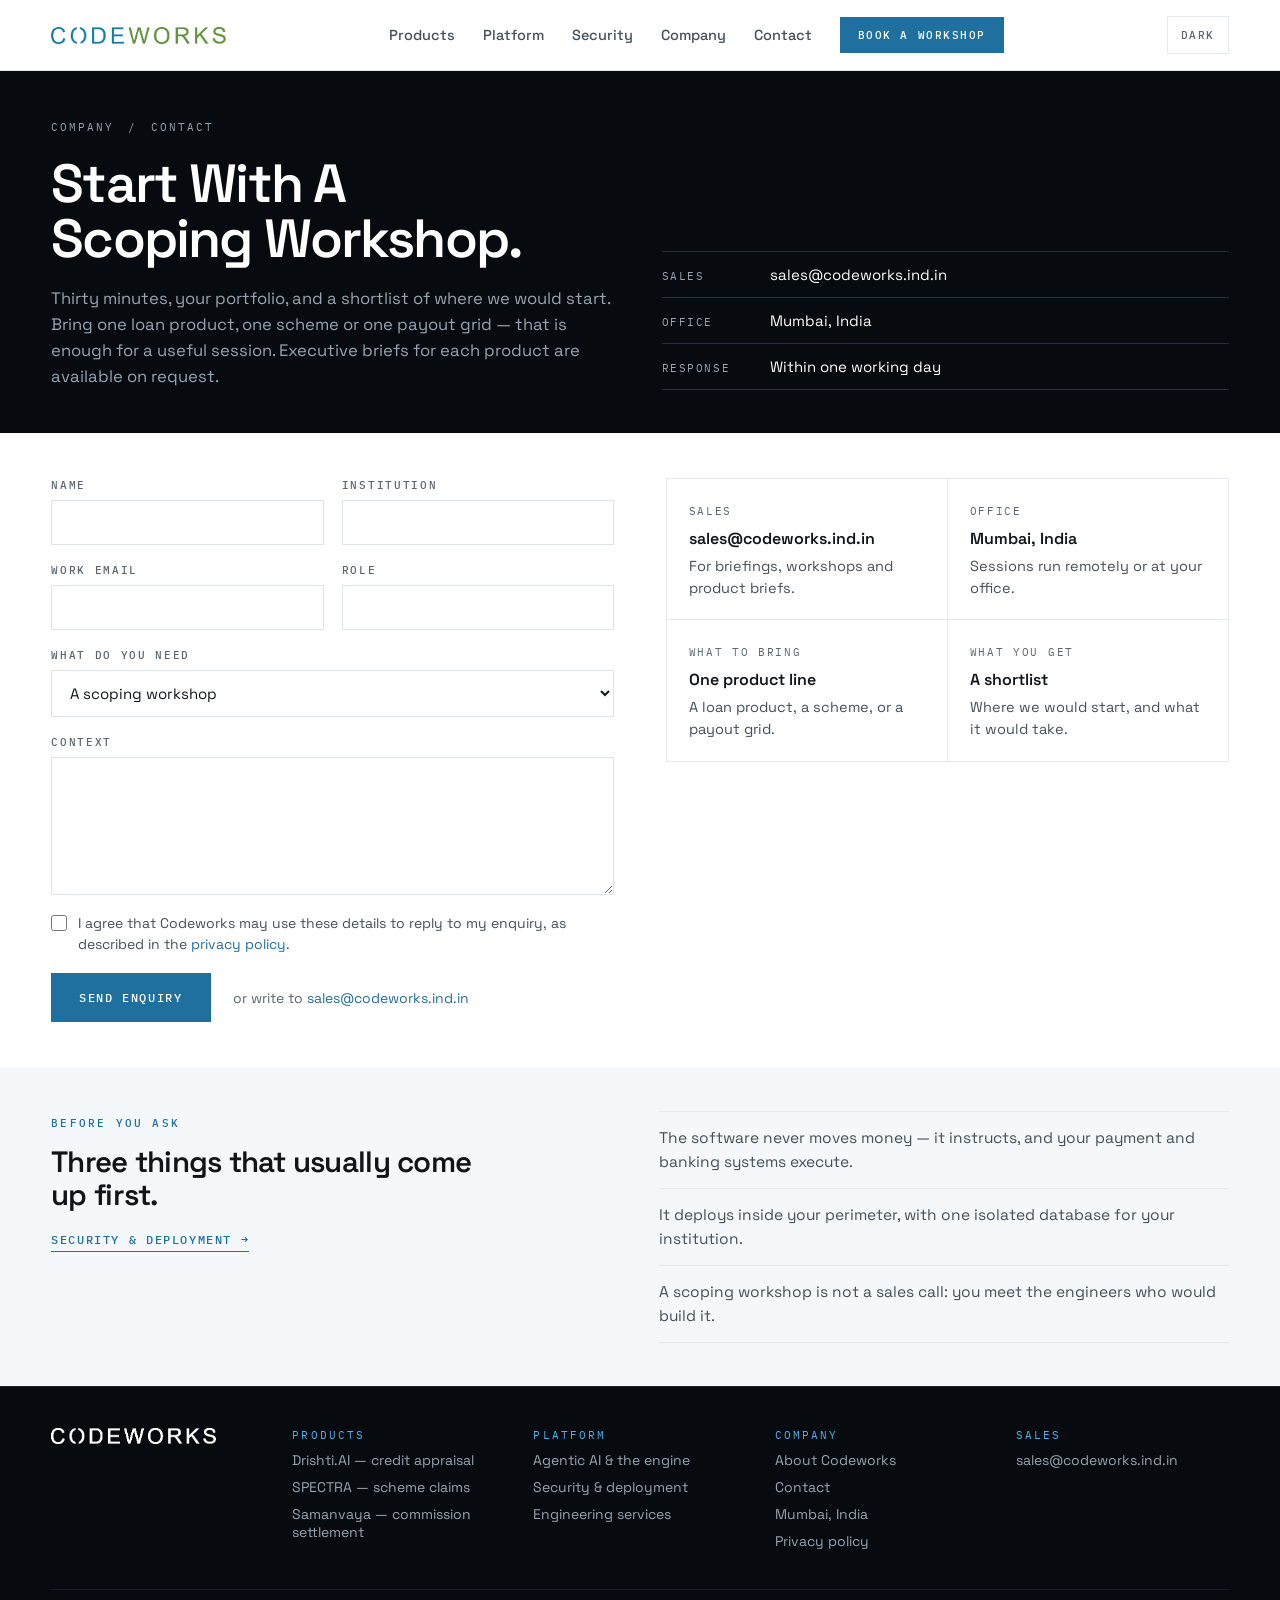
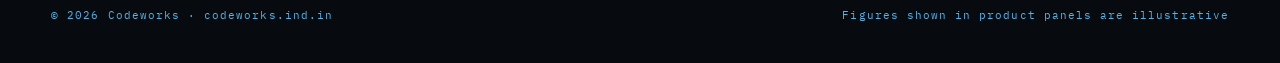
<file: contact.html>
<!DOCTYPE html>
<html lang="en">
<head>
<meta charset="utf-8">
<title>Contact — start with a scoping workshop | Codeworks</title>
<meta name="description" content="Thirty minutes, your portfolio, and a shortlist of where we would start.">
<link rel="canonical" href="https://codeworks.ind.in/contact.html">
<meta property="og:type" content="website">
<meta property="og:site_name" content="Codeworks">
<meta property="og:title" content="Contact — start with a scoping workshop | Codeworks">
<meta property="og:description" content="Thirty minutes, your portfolio, and a shortlist of where we would start.">
<meta property="og:url" content="https://codeworks.ind.in/contact.html">
<meta property="og:image" content="https://codeworks.ind.in/og-card.png">
<meta property="og:image:width" content="1200">
<meta property="og:image:height" content="630">
<meta name="twitter:card" content="summary_large_image">
<meta name="twitter:image" content="https://codeworks.ind.in/og-card.png">
<meta name="twitter:title" content="Contact — start with a scoping workshop | Codeworks">
<meta name="twitter:description" content="Thirty minutes, your portfolio, and a shortlist of where we would start.">
<meta name="theme-color" content="#070B0F">
<meta name="viewport" content="width=device-width, initial-scale=1">
<link rel="icon" href="favicon-32.png" sizes="32x32">
<link rel="icon" href="icon-512.png" sizes="512x512">
<link rel="apple-touch-icon" href="apple-touch-icon.png">
<link rel="preconnect" href="https://fonts.googleapis.com">
<link rel="preconnect" href="https://fonts.gstatic.com" crossorigin>
<link rel="stylesheet" href="https://fonts.googleapis.com/css2?family=Space+Grotesk:wght@400;500;600;700&family=IBM+Plex+Mono:wght@400;500&display=swap">
<link rel="stylesheet" href="site.css">
<script>(function(){try{document.documentElement.setAttribute('data-theme',localStorage.getItem('cw-theme')||'light');}catch(e){}})();</script>
</head>
<body>
<div style="background:var(--card);color:var(--ink-2);overflow-x:hidden">

  <div style="position:sticky;top:0;z-index:40;background:var(--card);border-bottom:1px solid var(--rule)">
    <div style="max-width:1440px;margin:0 auto;padding-left:clamp(20px,4vw,64px);padding-right:clamp(20px,4vw,64px);padding-top:16px;padding-bottom:16px;display:flex;flex-wrap:wrap;align-items:center;justify-content:space-between;gap:14px 24px">
      <a href="index.html" style="flex:0 0 auto;display:block"><img src="codeworks-logo.png" alt="Codeworks" data-cw-logo="light" style="height:17px;width:auto"><img src="codeworks-logo-reversed.png" alt="Codeworks" data-cw-logo="dark" style="height:17px;width:auto"></a>
      
        <div class="cw-nav" id="cw-nav">
          <button type="button" onclick="cwToggleMenu()" class="cw-products" id="cw-products">Products</button>
          <a href="platform.html" style="font-size:14.5px;font-weight:500;color:var(--ink-2)">Platform</a>
          <a href="security.html" style="font-size:14.5px;font-weight:500;color:var(--ink-2)">Security</a>
          <a href="company.html" style="font-size:14.5px;font-weight:500;color:var(--ink-2)">Company</a>
          <a href="contact.html" style="font-size:14.5px;font-weight:500;color:var(--ink-2)">Contact</a>
          <a href="contact.html" style="font-family:'IBM Plex Mono',monospace;font-size:11px;font-weight:500;letter-spacing:0.14em;text-transform:uppercase;color:var(--btn-ink);background:var(--btn-bg);padding:11px 18px" class="hv-4">Book a workshop</a>
        </div>
      
      <button type="button" onclick="cwToggleTheme()" style="font-family:'IBM Plex Mono',monospace;font-size:10.5px;font-weight:500;letter-spacing:0.14em;text-transform:uppercase;color:var(--ink-3);background:none;border:1px solid var(--rule);padding:11px 13px;cursor:pointer;flex:0 0 auto" class="hv-1 cw-chrome"><span id="cw-theme-label">Dark</span></button>
      
        <button type="button" onclick="cwToggleNav()" class="cw-menu-btn hv-1 cw-chrome" aria-label="Menu" style="font-family:'IBM Plex Mono',monospace;font-size:11px;font-weight:500;letter-spacing:0.14em;text-transform:uppercase;color:var(--ink-2);background:none;border:1px solid var(--rule);padding:11px 14px;cursor:pointer;flex:0 0 auto" >Menu</button>
      
    </div>
    <div class="cw-panel" id="cw-panel">
      <div style="max-width:1440px;margin:0 auto;padding:26px clamp(20px,4vw,64px) 30px;display:grid;grid-template-columns:repeat(auto-fit,minmax(min(100%,240px),1fr));gap:0;border-top:1px solid var(--rule);border-left:1px solid var(--rule)">
        <a href="drishti-ai.html" style="display:block;padding:18px 22px;border-right:1px solid var(--rule);border-bottom:1px solid var(--rule);color:inherit" class="hv-2">
          <span style="font-family:'IBM Plex Mono',monospace;font-size:10.5px;letter-spacing:0.16em;text-transform:uppercase;color:var(--ink-3)">Credit appraisal</span>
          <h3 style="margin:8px 0 0;font-size:18px;font-weight:600;color:var(--ink)">Drishti.AI</h3>
          <p style="margin:6px 0 0;font-size:14.5px;line-height:1.5;color:var(--ink-2)">Appraisal from application to post-sanction monitoring.</p>
        </a>
        <a href="spectra.html" style="display:block;padding:18px 22px;border-right:1px solid var(--rule);border-bottom:1px solid var(--rule);color:inherit" class="hv-2">
          <span style="font-family:'IBM Plex Mono',monospace;font-size:10.5px;letter-spacing:0.16em;text-transform:uppercase;color:var(--ink-3)">Government scheme claims</span>
          <h3 style="margin:8px 0 0;font-size:18px;font-weight:600;color:var(--ink)">SPECTRA</h3>
          <p style="margin:6px 0 0;font-size:14.5px;line-height:1.5;color:var(--ink-2)">Subvention and subsidy claims, computed to reconciled.</p>
        </a>
        <a href="samanvaya.html" style="display:block;padding:18px 22px;border-right:1px solid var(--rule);border-bottom:1px solid var(--rule);color:inherit" class="hv-2">
          <span style="font-family:'IBM Plex Mono',monospace;font-size:10.5px;letter-spacing:0.16em;text-transform:uppercase;color:var(--ink-3)">Commission settlement</span>
          <h3 style="margin:8px 0 0;font-size:18px;font-weight:600;color:var(--ink)">Samanvaya</h3>
          <p style="margin:6px 0 0;font-size:14.5px;line-height:1.5;color:var(--ink-2)">Channel-partner payouts, clawbacks and the subledger.</p>
        </a>
      </div>
    </div>
  </div>

  <div style="background:var(--band)">
    <div style="max-width:1440px;margin:0 auto;padding-left:clamp(20px,4vw,64px);padding-right:clamp(20px,4vw,64px);padding-top:clamp(32px,3.8vw,58px);padding-bottom:clamp(30px,3.4vw,50px)">
      <div style="display:flex;flex-wrap:wrap;align-items:center;gap:10px 14px;font-family:'IBM Plex Mono',monospace;font-size:11px;letter-spacing:0.18em;text-transform:uppercase;color:var(--band-ink)"><a href="index.html" style="color:var(--band-ink)">Company</a><span>/</span><span style="color:var(--band-ink)">Contact</span></div>
      <div style="margin-top:22px;display:grid;grid-template-columns:repeat(auto-fit,minmax(min(100%,340px),1fr));gap:clamp(24px,3.4vw,60px);align-items:end">
        <div><h1 style="margin:0;font-size:clamp(32px,4.2vw,58px);line-height:1.03;font-weight:600;letter-spacing:-0.034em;color:var(--band-head);max-width:20ch;text-wrap:balance">Start With A Scoping Workshop.</h1><p style="margin:20px 0 0;font-size:clamp(16.5px,1.3vw,19px);line-height:1.55;color:var(--band-ink);max-width:56ch;text-wrap:pretty">Thirty minutes, your portfolio, and a shortlist of where we would start. Bring one loan product, one scheme or one payout grid — that is enough for a useful session. Executive briefs for each product are available on request.</p></div>
        <div style="display:flex;flex-direction:column;gap:0;border-top:1px solid var(--band-rule-2)"><div style="padding:13px 0;border-bottom:1px solid var(--band-rule-2);display:flex;gap:16px;align-items:baseline"><span style="font-family:'IBM Plex Mono',monospace;font-size:11px;letter-spacing:0.14em;text-transform:uppercase;color:var(--band-ink);flex:0 0 92px">Sales</span><span style="font-size:15px;color:var(--band-head)">sales@codeworks.ind.in</span></div><div style="padding:13px 0;border-bottom:1px solid var(--band-rule-2);display:flex;gap:16px;align-items:baseline"><span style="font-family:'IBM Plex Mono',monospace;font-size:11px;letter-spacing:0.14em;text-transform:uppercase;color:var(--band-ink);flex:0 0 92px">Office</span><span style="font-size:15px;color:var(--band-head)">Mumbai, India</span></div><div style="padding:13px 0;border-bottom:1px solid var(--band-rule-2);display:flex;gap:16px;align-items:baseline"><span style="font-family:'IBM Plex Mono',monospace;font-size:11px;letter-spacing:0.14em;text-transform:uppercase;color:var(--band-ink);flex:0 0 92px">Response</span><span style="font-size:15px;color:var(--band-head)">Within one working day</span></div></div>
      </div>
    </div>
  </div>

  <div style="background:var(--bg)">
    <div style="max-width:1440px;margin:0 auto;padding-left:clamp(20px,4vw,64px);padding-right:clamp(20px,4vw,64px);padding-top:clamp(32px,3.5vw,54px);padding-bottom:clamp(32px,3.5vw,54px)">
      <div style="display:grid;grid-template-columns:repeat(auto-fit,minmax(min(100%,320px),1fr));gap:clamp(28px,4vw,64px);align-items:start"><div><form onsubmit="return cwSubmit(event)" style="display:flex;flex-direction:column;gap:18px"><div style="display:grid;grid-template-columns:repeat(auto-fit,minmax(min(100%,220px),1fr));gap:18px"><label style="display:flex;flex-direction:column;gap:8px"><span style="font-family:'IBM Plex Mono',monospace;font-size:10.5px;font-weight:500;letter-spacing:0.16em;text-transform:uppercase;color:var(--ink-3)">Name</span><input type="text" name="name" style="font-family:inherit;font-size:15px;color:var(--ink);background:var(--card);border:1px solid var(--rule-2);padding:12px 14px;outline:none" class="fc-5"></label><label style="display:flex;flex-direction:column;gap:8px"><span style="font-family:'IBM Plex Mono',monospace;font-size:10.5px;font-weight:500;letter-spacing:0.16em;text-transform:uppercase;color:var(--ink-3)">Institution</span><input type="text" name="institution" style="font-family:inherit;font-size:15px;color:var(--ink);background:var(--card);border:1px solid var(--rule-2);padding:12px 14px;outline:none" class="fc-5"></label></div><div style="display:grid;grid-template-columns:repeat(auto-fit,minmax(min(100%,220px),1fr));gap:18px"><label style="display:flex;flex-direction:column;gap:8px"><span style="font-family:'IBM Plex Mono',monospace;font-size:10.5px;font-weight:500;letter-spacing:0.16em;text-transform:uppercase;color:var(--ink-3)">Work email</span><input type="email" name="email" style="font-family:inherit;font-size:15px;color:var(--ink);background:var(--card);border:1px solid var(--rule-2);padding:12px 14px;outline:none" class="fc-5"></label><label style="display:flex;flex-direction:column;gap:8px"><span style="font-family:'IBM Plex Mono',monospace;font-size:10.5px;font-weight:500;letter-spacing:0.16em;text-transform:uppercase;color:var(--ink-3)">Role</span><input type="text" name="role" style="font-family:inherit;font-size:15px;color:var(--ink);background:var(--card);border:1px solid var(--rule-2);padding:12px 14px;outline:none" class="fc-5"></label></div><label style="display:flex;flex-direction:column;gap:8px"><span style="font-family:'IBM Plex Mono',monospace;font-size:10.5px;font-weight:500;letter-spacing:0.16em;text-transform:uppercase;color:var(--ink-3)">What do you need</span><select name="intent" style="font-family:inherit;font-size:15px;color:var(--ink);background:var(--card);border:1px solid var(--rule-2);padding:12px 14px;outline:none" class="fc-5"><option>A scoping workshop</option><option>A platform briefing</option><option>The Drishti.AI executive brief</option><option>The SPECTRA executive brief</option><option>The Samanvaya executive brief</option><option>The security &amp; deployment pack</option><option>Engineering services</option></select></label><label style="display:flex;flex-direction:column;gap:8px"><span style="font-family:'IBM Plex Mono',monospace;font-size:10.5px;font-weight:500;letter-spacing:0.16em;text-transform:uppercase;color:var(--ink-3)">Context</span><textarea name="context" rows="5" style="font-family:inherit;font-size:15px;line-height:1.5;color:var(--ink);background:var(--card);border:1px solid var(--rule-2);padding:12px 14px;outline:none;resize:vertical" class="fc-5"></textarea></label><label style="display:flex;gap:11px;align-items:flex-start;cursor:pointer"><input type="checkbox" name="consent" required style="margin:2px 0 0;width:16px;height:16px;flex:0 0 auto;accent-color:var(--blue);cursor:pointer"><span style="font-size:14px;line-height:1.5;color:var(--ink-2)">I agree that Codeworks may use these details to reply to my enquiry, as described in the <a href="privacy.html" style="color:var(--blue)">privacy policy</a>.</span></label><div style="display:flex;flex-wrap:wrap;gap:14px 22px;align-items:center"><button type="submit" style="font-family:'IBM Plex Mono',monospace;font-size:11.5px;font-weight:500;letter-spacing:0.14em;text-transform:uppercase;color:var(--btn-ink);background:var(--btn-bg);border:0;padding:17px 28px;cursor:pointer" class="hv-4">Send enquiry</button><span class="cw-sent" id="cw-sent"></span><span style="font-size:14px;color:var(--ink-3)">or write to <a href="mailto:sales@codeworks.ind.in" style="color:var(--blue)">sales@codeworks.ind.in</a></span></div></form></div><div style="display:grid;grid-template-columns:repeat(auto-fit,minmax(min(100%,220px),1fr));gap:0;border-top:1px solid var(--rule);border-left:1px solid var(--rule)"><div style="border-right:1px solid var(--rule);border-bottom:1px solid var(--rule);padding:20px 22px"><span style="font-family:'IBM Plex Mono',monospace;font-size:10.5px;letter-spacing:0.16em;text-transform:uppercase;color:var(--ink-3)">Sales</span><p style="margin:8px 0 0;font-size:16px;font-weight:600;color:var(--ink)">sales@codeworks.ind.in</p><p style="margin:7px 0 0;font-size:14.5px;line-height:1.5;color:var(--ink-2)">For briefings, workshops and product briefs.</p></div><div style="border-right:1px solid var(--rule);border-bottom:1px solid var(--rule);padding:20px 22px"><span style="font-family:'IBM Plex Mono',monospace;font-size:10.5px;letter-spacing:0.16em;text-transform:uppercase;color:var(--ink-3)">Office</span><p style="margin:8px 0 0;font-size:16px;font-weight:600;color:var(--ink)">Mumbai, India</p><p style="margin:7px 0 0;font-size:14.5px;line-height:1.5;color:var(--ink-2)">Sessions run remotely or at your office.</p></div><div style="border-right:1px solid var(--rule);border-bottom:1px solid var(--rule);padding:20px 22px"><span style="font-family:'IBM Plex Mono',monospace;font-size:10.5px;letter-spacing:0.16em;text-transform:uppercase;color:var(--ink-3)">What to bring</span><p style="margin:8px 0 0;font-size:16px;font-weight:600;color:var(--ink)">One product line</p><p style="margin:7px 0 0;font-size:14.5px;line-height:1.5;color:var(--ink-2)">A loan product, a scheme, or a payout grid.</p></div><div style="border-right:1px solid var(--rule);border-bottom:1px solid var(--rule);padding:20px 22px"><span style="font-family:'IBM Plex Mono',monospace;font-size:10.5px;letter-spacing:0.16em;text-transform:uppercase;color:var(--ink-3)">What you get</span><p style="margin:8px 0 0;font-size:16px;font-weight:600;color:var(--ink)">A shortlist</p><p style="margin:7px 0 0;font-size:14.5px;line-height:1.5;color:var(--ink-2)">Where we would start, and what it would take.</p></div></div></div>
    </div>
  </div>

  <div style="background:var(--bg-2);color:var(--ink-2)">
    <div style="max-width:1440px;margin:0 auto;padding-left:clamp(20px,4vw,64px);padding-right:clamp(20px,4vw,64px);padding-top:clamp(30px,3.4vw,52px);padding-bottom:clamp(30px,3.4vw,52px);display:grid;grid-template-columns:repeat(auto-fit,minmax(min(100%,300px),1fr));gap:clamp(24px,3vw,52px);align-items:start">
      <div><span style="font-family:'IBM Plex Mono',monospace;font-size:11px;font-weight:500;letter-spacing:0.2em;text-transform:uppercase;color:var(--blue)">Before you ask</span><h2 style="margin:14px 0 0;font-size:clamp(23px,2.3vw,32px);line-height:1.12;font-weight:600;letter-spacing:-0.025em;color:var(--ink);max-width:24ch">Three things that usually come up first.</h2><p style="margin:16px 0 0"><a href="security.html" style="font-family:'IBM Plex Mono',monospace;font-size:11.5px;font-weight:500;letter-spacing:0.14em;text-transform:uppercase;color:var(--blue);border-bottom:1px solid var(--blue);padding-bottom:4px">Security &amp; deployment &rarr;</a></p></div>
      <div style="display:flex;flex-direction:column;gap:0"><p style="margin:0;padding:14px 0;border-top:1px solid var(--rule);font-size:15.5px;line-height:1.55;color:var(--ink-2)">The software never moves money — it instructs, and your payment and banking systems execute.</p><p style="margin:0;padding:14px 0;border-top:1px solid var(--rule);font-size:15.5px;line-height:1.55;color:var(--ink-2)">It deploys inside your perimeter, with one isolated database for your institution.</p><p style="margin:0;padding:14px 0;border-top:1px solid var(--rule);border-bottom:1px solid var(--rule);font-size:15.5px;line-height:1.55;color:var(--ink-2)">A scoping workshop is not a sales call: you meet the engineers who would build it.</p></div>
    </div>
  </div>

  <div style="background:var(--band);border-top:1px solid var(--band-rule)">
    <div style="max-width:1440px;margin:0 auto;padding:clamp(30px,3.2vw,46px) clamp(20px,4vw,64px)">
      <div style="display:grid;grid-template-columns:repeat(auto-fit,minmax(170px,1fr));gap:28px;align-items:start">
        <a href="index.html" style="display:block"><img src="codeworks-logo-reversed.png" alt="Codeworks" style="height:16px;width:auto;display:block"></a>
        <div style="display:flex;flex-direction:column;gap:9px">
          <span style="font-family:'IBM Plex Mono',monospace;font-size:10.5px;letter-spacing:0.2em;text-transform:uppercase;color:var(--band-accent)">Products</span>
          <a href="drishti-ai.html" style="font-size:14px;color:var(--band-ink)">Drishti.AI &mdash; credit appraisal</a>
          <a href="spectra.html" style="font-size:14px;color:var(--band-ink)">SPECTRA &mdash; scheme claims</a>
          <a href="samanvaya.html" style="font-size:14px;color:var(--band-ink)">Samanvaya &mdash; commission settlement</a>
        </div>
        <div style="display:flex;flex-direction:column;gap:9px">
          <span style="font-family:'IBM Plex Mono',monospace;font-size:10.5px;letter-spacing:0.2em;text-transform:uppercase;color:var(--band-accent)">Platform</span>
          <a href="platform.html" style="font-size:14px;color:var(--band-ink)">Agentic AI &amp; the engine</a>
          <a href="security.html" style="font-size:14px;color:var(--band-ink)">Security &amp; deployment</a>
          <a href="services.html" style="font-size:14px;color:var(--band-ink)">Engineering services</a>
        </div>
        <div style="display:flex;flex-direction:column;gap:9px">
          <span style="font-family:'IBM Plex Mono',monospace;font-size:10.5px;letter-spacing:0.2em;text-transform:uppercase;color:var(--band-accent)">Company</span>
          <a href="company.html" style="font-size:14px;color:var(--band-ink)">About Codeworks</a>
          <a href="contact.html" style="font-size:14px;color:var(--band-ink)">Contact</a>
          <span style="font-size:14px;color:var(--band-ink)">Mumbai, India</span>
          <a href="privacy.html" style="font-size:14px;color:var(--band-ink)">Privacy policy</a>
        </div>
        <div style="display:flex;flex-direction:column;gap:9px">
          <span style="font-family:'IBM Plex Mono',monospace;font-size:10.5px;letter-spacing:0.2em;text-transform:uppercase;color:var(--band-accent)">Sales</span>
          <a href="contact.html" style="font-size:14px;color:var(--band-ink)">sales@codeworks.ind.in</a>
        </div>
      </div>
      <div style="margin-top:clamp(26px,3vw,42px);padding-top:18px;border-top:1px solid var(--band-rule);display:flex;flex-wrap:wrap;gap:8px 24px;justify-content:space-between">
        <p style="margin:0;font-family:'IBM Plex Mono',monospace;font-size:10.5px;letter-spacing:0.1em;color:var(--band-accent)">&copy; 2026 Codeworks &middot; codeworks.ind.in</p>
        <p style="margin:0;font-family:'IBM Plex Mono',monospace;font-size:10.5px;letter-spacing:0.1em;color:var(--band-accent)">Figures shown in product panels are illustrative</p>
      </div>
    </div>
  </div>

</div>
<script src="site.js"></script>
</body>
</html>
</file>
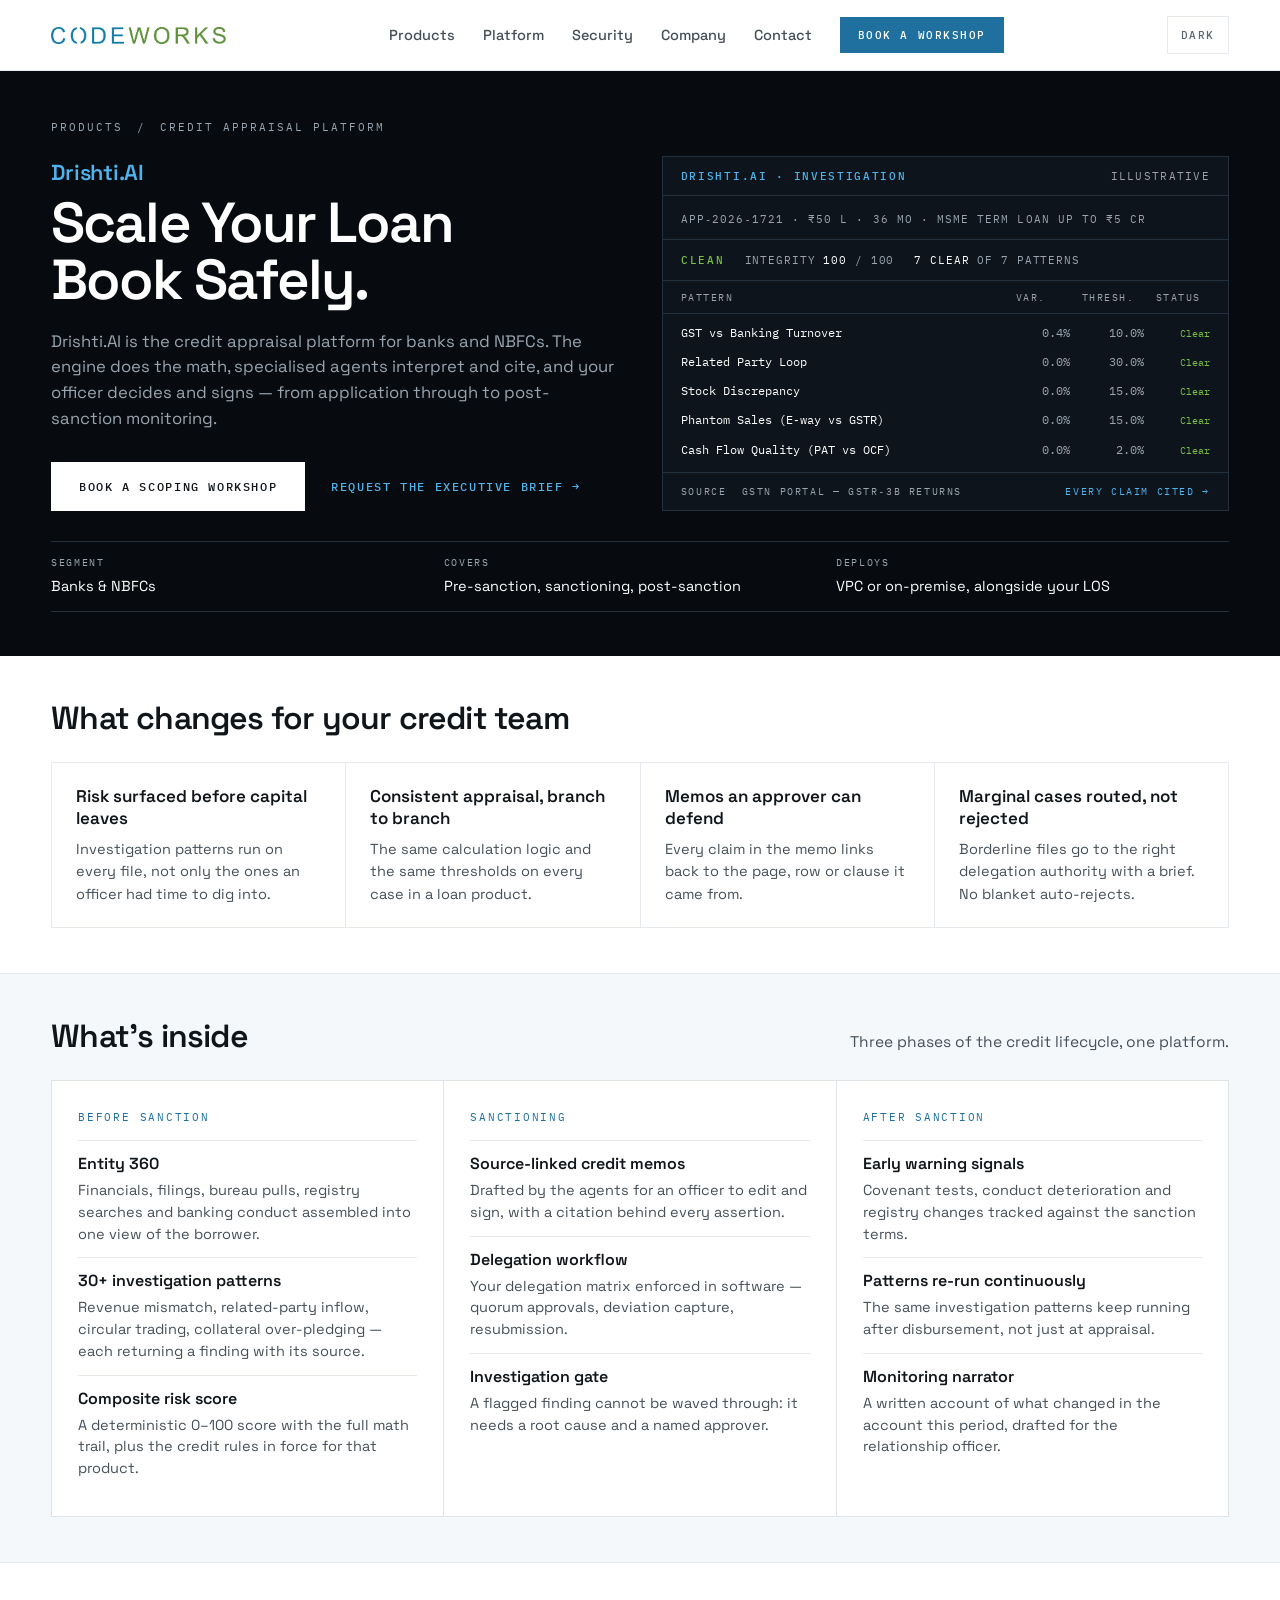
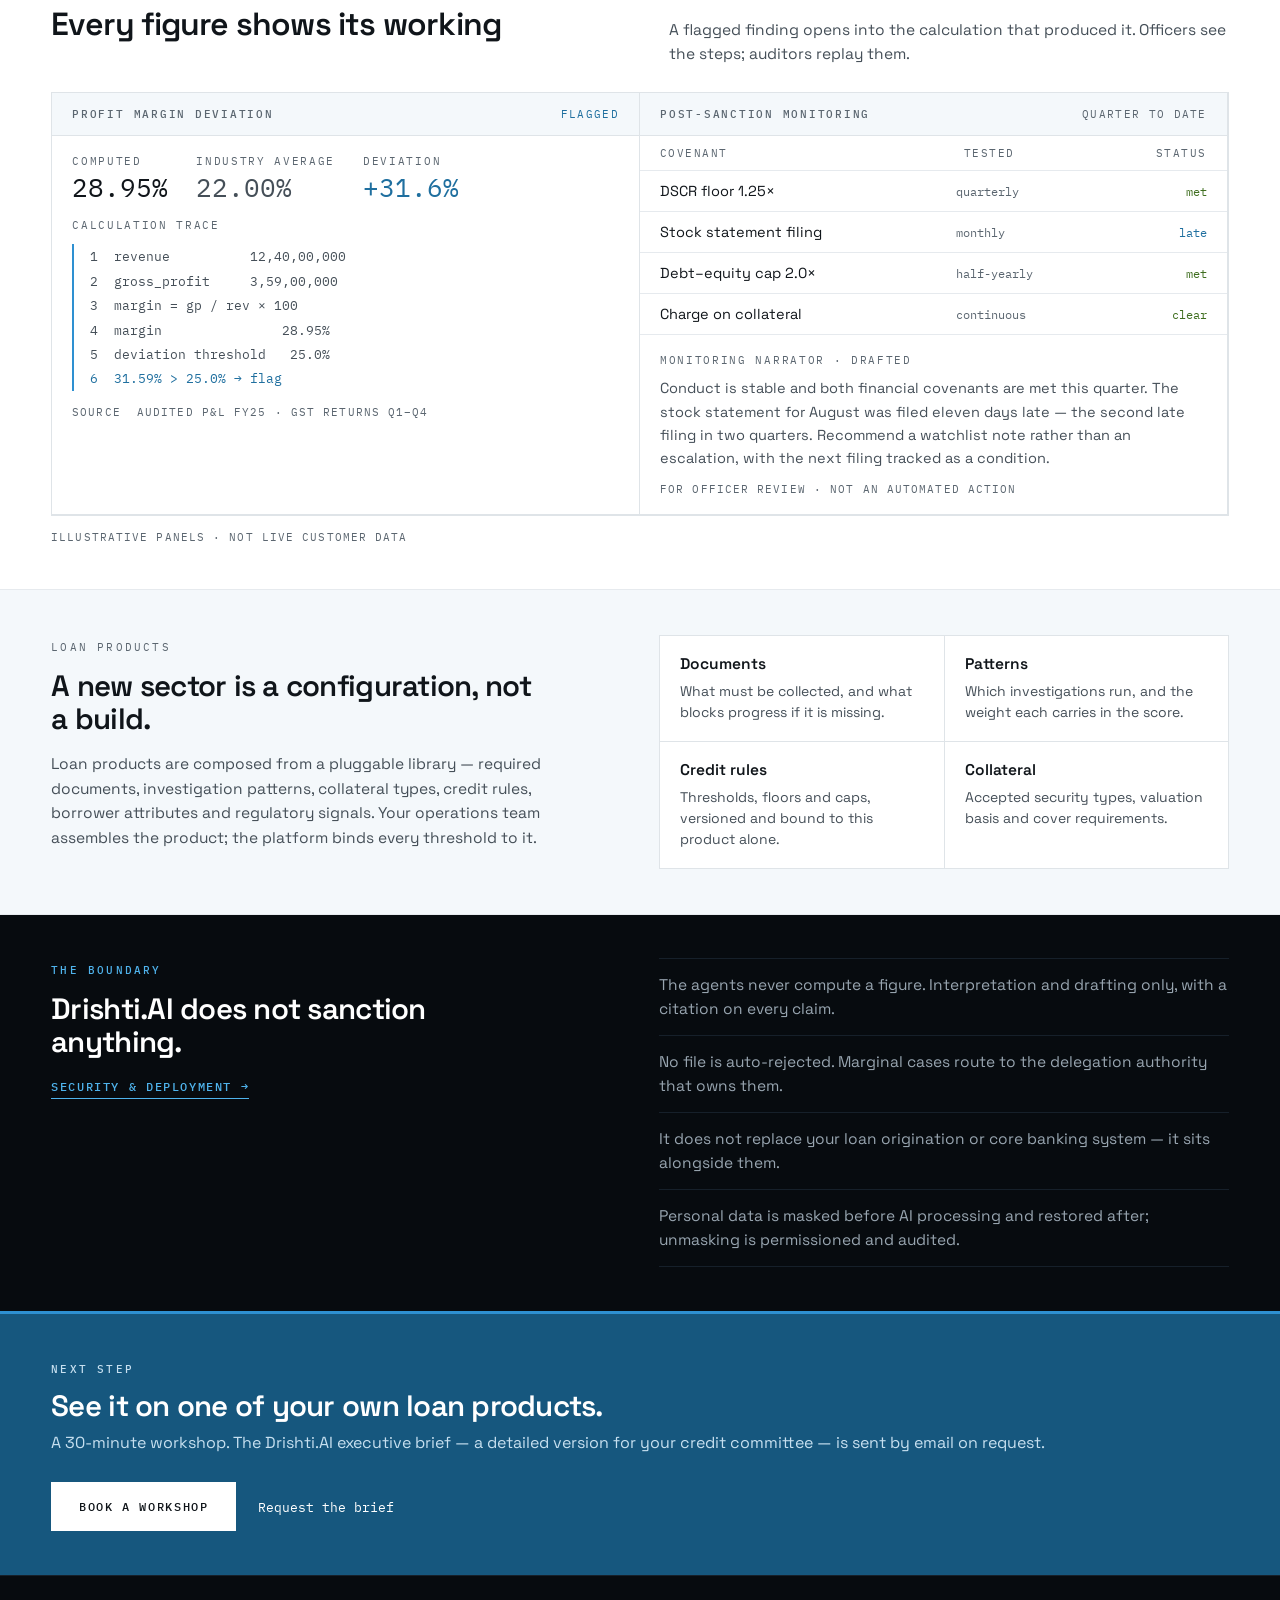
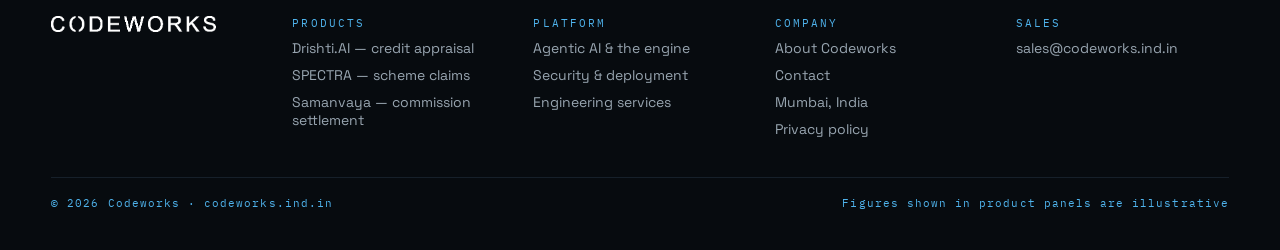
<file: drishti-ai.html>
<!DOCTYPE html>
<html lang="en">
<head>
<meta charset="utf-8">
<title>Drishti.AI — credit appraisal platform for banks & NBFCs | Codeworks</title>
<meta name="description" content="Appraisal from application to post-sanction monitoring. Entity 360, 30+ investigation patterns, a deterministic composite risk score, source-linked credit memos and delegation workflow.">
<link rel="canonical" href="https://codeworks.ind.in/drishti-ai.html">
<meta property="og:type" content="website">
<meta property="og:site_name" content="Codeworks">
<meta property="og:title" content="Drishti.AI — credit appraisal platform for banks & NBFCs | Codeworks">
<meta property="og:description" content="Appraisal from application to post-sanction monitoring. Entity 360, 30+ investigation patterns, a deterministic composite risk score, source-linked credit memos and delegation workflow.">
<meta property="og:url" content="https://codeworks.ind.in/drishti-ai.html">
<meta property="og:image" content="https://codeworks.ind.in/og-card.png">
<meta property="og:image:width" content="1200">
<meta property="og:image:height" content="630">
<meta name="twitter:card" content="summary_large_image">
<meta name="twitter:image" content="https://codeworks.ind.in/og-card.png">
<meta name="twitter:title" content="Drishti.AI — credit appraisal platform for banks & NBFCs | Codeworks">
<meta name="twitter:description" content="Appraisal from application to post-sanction monitoring. Entity 360, 30+ investigation patterns, a deterministic composite risk score, source-linked credit memos and delegation workflow.">
<meta name="theme-color" content="#070B0F">
<meta name="viewport" content="width=device-width, initial-scale=1">
<link rel="icon" href="favicon-32.png" sizes="32x32">
<link rel="icon" href="icon-512.png" sizes="512x512">
<link rel="apple-touch-icon" href="apple-touch-icon.png">
<link rel="preconnect" href="https://fonts.googleapis.com">
<link rel="preconnect" href="https://fonts.gstatic.com" crossorigin>
<link rel="stylesheet" href="https://fonts.googleapis.com/css2?family=Space+Grotesk:wght@400;500;600;700&family=IBM+Plex+Mono:wght@400;500&display=swap">
<link rel="stylesheet" href="site.css">
<script>(function(){try{document.documentElement.setAttribute('data-theme',localStorage.getItem('cw-theme')||'light');}catch(e){}})();</script>
</head>
<body>
<div style="background:var(--card);color:var(--ink-2);overflow-x:hidden">

  <div style="position:sticky;top:0;z-index:40;background:var(--card);border-bottom:1px solid var(--rule)">
    <div style="max-width:1440px;margin:0 auto;padding-left:clamp(20px,4vw,64px);padding-right:clamp(20px,4vw,64px);padding-top:16px;padding-bottom:16px;display:flex;flex-wrap:wrap;align-items:center;justify-content:space-between;gap:14px 24px">
      <a href="index.html" style="flex:0 0 auto;display:block"><img src="codeworks-logo.png" alt="Codeworks" data-cw-logo="light" style="height:17px;width:auto"><img src="codeworks-logo-reversed.png" alt="Codeworks" data-cw-logo="dark" style="height:17px;width:auto"></a>
      
        <div class="cw-nav" id="cw-nav">
          <button type="button" onclick="cwToggleMenu()" class="cw-products" id="cw-products">Products</button>
          <a href="platform.html" style="font-size:14.5px;font-weight:500;color:var(--ink-2)">Platform</a>
          <a href="security.html" style="font-size:14.5px;font-weight:500;color:var(--ink-2)">Security</a>
          <a href="company.html" style="font-size:14.5px;font-weight:500;color:var(--ink-2)">Company</a>
          <a href="contact.html" style="font-size:14.5px;font-weight:500;color:var(--ink-2)">Contact</a>
          <a href="contact.html" style="font-family:'IBM Plex Mono',monospace;font-size:11px;font-weight:500;letter-spacing:0.14em;text-transform:uppercase;color:var(--btn-ink);background:var(--btn-bg);padding:11px 18px" class="hv-4">Book a workshop</a>
        </div>
      
      <button type="button" onclick="cwToggleTheme()" style="font-family:'IBM Plex Mono',monospace;font-size:10.5px;font-weight:500;letter-spacing:0.14em;text-transform:uppercase;color:var(--ink-3);background:none;border:1px solid var(--rule);padding:11px 13px;cursor:pointer;flex:0 0 auto" class="hv-1 cw-chrome"><span id="cw-theme-label">Dark</span></button>
      
        <button type="button" onclick="cwToggleNav()" class="cw-menu-btn hv-1 cw-chrome" aria-label="Menu" style="font-family:'IBM Plex Mono',monospace;font-size:11px;font-weight:500;letter-spacing:0.14em;text-transform:uppercase;color:var(--ink-2);background:none;border:1px solid var(--rule);padding:11px 14px;cursor:pointer;flex:0 0 auto" >Menu</button>
      
    </div>
    <div class="cw-panel" id="cw-panel">
      <div style="max-width:1440px;margin:0 auto;padding:26px clamp(20px,4vw,64px) 30px;display:grid;grid-template-columns:repeat(auto-fit,minmax(min(100%,240px),1fr));gap:0;border-top:1px solid var(--rule);border-left:1px solid var(--rule)">
        <a href="drishti-ai.html" style="display:block;padding:18px 22px;border-right:1px solid var(--rule);border-bottom:1px solid var(--rule);color:inherit;background:var(--bg-2)">
          <span style="font-family:'IBM Plex Mono',monospace;font-size:10.5px;letter-spacing:0.16em;text-transform:uppercase;color:var(--ink-3)">Credit appraisal</span>
          <h3 style="margin:8px 0 0;font-size:18px;font-weight:600;color:var(--ink)">Drishti.AI</h3>
          <p style="margin:6px 0 0;font-size:14.5px;line-height:1.5;color:var(--ink-2)">Appraisal from application to post-sanction monitoring.</p>
        </a>
        <a href="spectra.html" style="display:block;padding:18px 22px;border-right:1px solid var(--rule);border-bottom:1px solid var(--rule);color:inherit" class="hv-2">
          <span style="font-family:'IBM Plex Mono',monospace;font-size:10.5px;letter-spacing:0.16em;text-transform:uppercase;color:var(--ink-3)">Government scheme claims</span>
          <h3 style="margin:8px 0 0;font-size:18px;font-weight:600;color:var(--ink)">SPECTRA</h3>
          <p style="margin:6px 0 0;font-size:14.5px;line-height:1.5;color:var(--ink-2)">Subvention and subsidy claims, computed to reconciled.</p>
        </a>
        <a href="samanvaya.html" style="display:block;padding:18px 22px;border-right:1px solid var(--rule);border-bottom:1px solid var(--rule);color:inherit" class="hv-2">
          <span style="font-family:'IBM Plex Mono',monospace;font-size:10.5px;letter-spacing:0.16em;text-transform:uppercase;color:var(--ink-3)">Commission settlement</span>
          <h3 style="margin:8px 0 0;font-size:18px;font-weight:600;color:var(--ink)">Samanvaya</h3>
          <p style="margin:6px 0 0;font-size:14.5px;line-height:1.5;color:var(--ink-2)">Channel-partner payouts, clawbacks and the subledger.</p>
        </a>
      </div>
    </div>
  </div>

  <div style="background:var(--band)">
    <div style="max-width:1440px;margin:0 auto;padding:clamp(32px,3.8vw,58px) clamp(20px,4vw,64px) clamp(30px,3.4vw,50px)">
      <div style="display:flex;flex-wrap:wrap;align-items:center;gap:10px 14px;font-family:'IBM Plex Mono',monospace;font-size:11px;letter-spacing:0.18em;text-transform:uppercase;color:var(--band-ink)">
        <a href="index.html" style="color:var(--band-ink)">Products</a>
        <span>/</span>
        <span style="color:var(--band-ink)">Credit appraisal platform</span>
      </div>
      <div style="margin-top:22px;display:grid;grid-template-columns:repeat(auto-fit,minmax(min(100%,340px),1fr));gap:clamp(24px,3.4vw,60px);align-items:end">
        <div>
          <p style="margin:0 0 10px;font-size:clamp(19px,1.7vw,23px);line-height:1;font-weight:600;letter-spacing:-0.01em;color:var(--band-accent)">Drishti.AI</p><h1 style="margin:0;font-size:clamp(34px,4.4vw,62px);line-height:1.02;font-weight:600;letter-spacing:-0.034em;color:var(--band-head);max-width:18ch;text-wrap:balance">Scale Your Loan Book Safely.</h1>
          <p style="margin:20px 0 0;font-size:clamp(16.5px,1.3vw,19px);line-height:1.55;color:var(--band-ink);max-width:56ch;text-wrap:pretty">Drishti.AI is the credit appraisal platform for banks and NBFCs.<span class="cw-hide-sm"> The engine does the math, specialised agents interpret and cite, and your officer decides and signs — from application through to post-sanction monitoring.</span></p><div style="margin-top:clamp(24px,2.4vw,30px);display:flex;flex-wrap:wrap;align-items:center;gap:14px 26px"><a href="contact.html" style="font-family:'IBM Plex Mono',monospace;font-size:11.5px;font-weight:500;letter-spacing:0.14em;text-transform:uppercase;color:var(--btn-on-blue-ink);background:var(--btn-on-blue-bg);padding:17px 28px" class="hv-3">Book a scoping workshop</a><a href="contact.html" style="font-family:'IBM Plex Mono',monospace;font-size:11.5px;font-weight:500;letter-spacing:0.14em;text-transform:uppercase;color:var(--band-accent)">Request the executive brief &rarr;</a></div>
        </div>
        <div class="cw-hero-panel" style="background:var(--band-2);border:1px solid var(--band-rule-2)"><div style="padding:12px 18px;border-bottom:1px solid var(--band-rule-2);display:flex;flex-wrap:wrap;gap:8px 16px;align-items:baseline;justify-content:space-between"><span style="font-family:'IBM Plex Mono',monospace;font-size:10.5px;font-weight:500;letter-spacing:0.16em;text-transform:uppercase;color:var(--band-accent)">Drishti.AI &middot; investigation</span><span style="font-family:'IBM Plex Mono',monospace;font-size:10.5px;letter-spacing:0.12em;text-transform:uppercase;color:var(--band-ink)">Illustrative</span></div><div style="padding:11px 18px;border-bottom:1px solid var(--band-rule-2)"><span style="font-family:'IBM Plex Mono',monospace;font-size:10.5px;letter-spacing:0.1em;text-transform:uppercase;color:var(--band-ink)">APP&#8209;2026&#8209;1721 &middot; &#8377;50 L &middot; 36 mo &middot; MSME term loan up to &#8377;5 Cr</span></div><div style="padding:13px 18px;border-bottom:1px solid var(--band-rule-2);display:flex;flex-wrap:wrap;gap:8px 20px;align-items:baseline"><span style="font-family:'IBM Plex Mono',monospace;font-size:11px;font-weight:500;letter-spacing:0.16em;text-transform:uppercase;color:var(--green-key)">Clean</span><span style="font-family:'IBM Plex Mono',monospace;font-size:11px;letter-spacing:0.08em;text-transform:uppercase;color:var(--band-ink)">Integrity <span style="color:var(--band-head)">100</span> / 100</span><span style="font-family:'IBM Plex Mono',monospace;font-size:11px;letter-spacing:0.08em;text-transform:uppercase;color:var(--band-ink)"><span style="color:var(--band-head)">7 clear</span> of 7 patterns</span></div><div class="cw-tbl" style="padding:10px 18px 9px;border-bottom:1px solid var(--band-rule-2);display:grid;grid-template-columns:minmax(0,1fr) 54px 62px 54px;gap:0 12px;align-items:baseline"><span class="" style="font-family:'IBM Plex Mono',monospace;font-size:9.5px;letter-spacing:0.16em;text-transform:uppercase;color:var(--band-ink)">Pattern</span><span class="cw-hide-sm " style="font-family:'IBM Plex Mono',monospace;font-size:9.5px;letter-spacing:0.16em;text-transform:uppercase;color:var(--band-ink)">Var.</span><span class="cw-hide-sm " style="font-family:'IBM Plex Mono',monospace;font-size:9.5px;letter-spacing:0.16em;text-transform:uppercase;color:var(--band-ink)">Thresh.</span><span class="" style="font-family:'IBM Plex Mono',monospace;font-size:9.5px;letter-spacing:0.16em;text-transform:uppercase;color:var(--band-ink)">Status</span></div><div class="cw-tbl" style="padding:4px 18px 8px;display:grid;grid-template-columns:minmax(0,1fr) 54px 62px 54px;gap:0 12px;align-items:baseline"><span style="font-family:'IBM Plex Mono',monospace;padding:7px 0;font-size:12px;color:var(--band-head);">GST vs Banking Turnover</span><span class="cw-hide-sm" style="font-family:'IBM Plex Mono',monospace;padding:7px 0;font-size:12px;color:var(--band-ink);text-align:right;font-variant-numeric:tabular-nums;">0.4%</span><span class="cw-hide-sm" style="font-family:'IBM Plex Mono',monospace;padding:7px 0;font-size:12px;color:var(--band-ink);text-align:right;font-variant-numeric:tabular-nums;">10.0%</span><span style="font-family:'IBM Plex Mono',monospace;padding:7px 0;font-size:10px;color:var(--green-key);text-align:right;font-variant-numeric:tabular-nums;">Clear</span><span style="font-family:'IBM Plex Mono',monospace;padding:7px 0;font-size:12px;color:var(--band-head);">Related Party Loop</span><span class="cw-hide-sm" style="font-family:'IBM Plex Mono',monospace;padding:7px 0;font-size:12px;color:var(--band-ink);text-align:right;font-variant-numeric:tabular-nums;">0.0%</span><span class="cw-hide-sm" style="font-family:'IBM Plex Mono',monospace;padding:7px 0;font-size:12px;color:var(--band-ink);text-align:right;font-variant-numeric:tabular-nums;">30.0%</span><span style="font-family:'IBM Plex Mono',monospace;padding:7px 0;font-size:10px;color:var(--green-key);text-align:right;font-variant-numeric:tabular-nums;">Clear</span><span style="font-family:'IBM Plex Mono',monospace;padding:7px 0;font-size:12px;color:var(--band-head);">Stock Discrepancy</span><span class="cw-hide-sm" style="font-family:'IBM Plex Mono',monospace;padding:7px 0;font-size:12px;color:var(--band-ink);text-align:right;font-variant-numeric:tabular-nums;">0.0%</span><span class="cw-hide-sm" style="font-family:'IBM Plex Mono',monospace;padding:7px 0;font-size:12px;color:var(--band-ink);text-align:right;font-variant-numeric:tabular-nums;">15.0%</span><span style="font-family:'IBM Plex Mono',monospace;padding:7px 0;font-size:10px;color:var(--green-key);text-align:right;font-variant-numeric:tabular-nums;">Clear</span><span style="font-family:'IBM Plex Mono',monospace;padding:7px 0;font-size:12px;color:var(--band-head);">Phantom Sales (E&#8209;way vs GSTR)</span><span class="cw-hide-sm" style="font-family:'IBM Plex Mono',monospace;padding:7px 0;font-size:12px;color:var(--band-ink);text-align:right;font-variant-numeric:tabular-nums;">0.0%</span><span class="cw-hide-sm" style="font-family:'IBM Plex Mono',monospace;padding:7px 0;font-size:12px;color:var(--band-ink);text-align:right;font-variant-numeric:tabular-nums;">15.0%</span><span style="font-family:'IBM Plex Mono',monospace;padding:7px 0;font-size:10px;color:var(--green-key);text-align:right;font-variant-numeric:tabular-nums;">Clear</span><span style="font-family:'IBM Plex Mono',monospace;padding:7px 0;font-size:12px;color:var(--band-head);">Cash Flow Quality (PAT vs OCF)</span><span class="cw-hide-sm" style="font-family:'IBM Plex Mono',monospace;padding:7px 0;font-size:12px;color:var(--band-ink);text-align:right;font-variant-numeric:tabular-nums;">0.0%</span><span class="cw-hide-sm" style="font-family:'IBM Plex Mono',monospace;padding:7px 0;font-size:12px;color:var(--band-ink);text-align:right;font-variant-numeric:tabular-nums;">2.0%</span><span style="font-family:'IBM Plex Mono',monospace;padding:7px 0;font-size:10px;color:var(--green-key);text-align:right;font-variant-numeric:tabular-nums;">Clear</span></div><div class="cw-trace-foot" style="padding:12px 18px;border-top:1px solid var(--band-rule-2);display:flex;flex-wrap:wrap;gap:6px 16px;align-items:baseline;justify-content:space-between"><span style="font-family:'IBM Plex Mono',monospace;font-size:10px;font-weight:400;letter-spacing:0.16em;text-transform:uppercase;color:var(--band-ink)">Source &nbsp;GSTN portal &mdash; GSTR&#8209;3B returns</span><span style="font-family:'IBM Plex Mono',monospace;font-size:10px;font-weight:400;letter-spacing:0.16em;text-transform:uppercase;color:var(--band-accent)">Every claim cited &rarr;</span></div></div>
      </div>
      <div style="margin-top:clamp(22px,2.4vw,34px);display:grid;grid-template-columns:repeat(auto-fit,minmax(min(100%,210px),1fr));gap:0;border-top:1px solid var(--band-rule-2)">
        <div style="padding:14px 0;padding-right:24px;border-bottom:1px solid var(--band-rule-2)"><p style="margin:0;font-family:'IBM Plex Mono',monospace;font-size:10px;letter-spacing:0.16em;text-transform:uppercase;color:var(--band-ink)">Segment</p><p style="margin:7px 0 0;font-size:14.5px;line-height:1.45;color:var(--band-head)">Banks &amp; NBFCs</p></div>
        <div style="padding:14px 0;padding-right:24px;border-bottom:1px solid var(--band-rule-2)"><p style="margin:0;font-family:'IBM Plex Mono',monospace;font-size:10px;letter-spacing:0.16em;text-transform:uppercase;color:var(--band-ink)">Covers</p><p style="margin:7px 0 0;font-size:14.5px;line-height:1.45;color:var(--band-head)">Pre-sanction, sanctioning, post-sanction</p></div>
        <div style="padding:14px 0;padding-right:24px;border-bottom:1px solid var(--band-rule-2)"><p style="margin:0;font-family:'IBM Plex Mono',monospace;font-size:10px;letter-spacing:0.16em;text-transform:uppercase;color:var(--band-ink)">Deploys</p><p style="margin:7px 0 0;font-size:14.5px;line-height:1.45;color:var(--band-head)">VPC or on-premise, alongside your LOS</p></div>
      </div>
    </div>
  </div>

  <div style="max-width:1440px;margin:0 auto;padding:clamp(32px,3.5vw,54px) clamp(20px,4vw,64px)">
    <h2 style="margin:0;font-size:clamp(24px,2.5vw,36px);line-height:1.1;font-weight:600;letter-spacing:-0.025em;color:var(--ink)">What changes for your credit team</h2>
    <div data-reveal="1" style="margin-top:26px;display:grid;grid-template-columns:repeat(auto-fit,minmax(min(100%,250px),1fr));gap:0;border-top:1px solid var(--rule);border-left:1px solid var(--rule)">
      <div style="border-right:1px solid var(--rule);border-bottom:1px solid var(--rule);padding:22px 24px">
        <h3 style="margin:0;font-size:17px;font-weight:600;color:var(--ink)">Risk surfaced before capital leaves</h3>
        <p style="margin:9px 0 0;font-size:14.5px;line-height:1.55;color:var(--ink-2)">Investigation patterns run on every file, not only the ones an officer had time to dig into.</p>
      </div>
      <div style="border-right:1px solid var(--rule);border-bottom:1px solid var(--rule);padding:22px 24px">
        <h3 style="margin:0;font-size:17px;font-weight:600;color:var(--ink)">Consistent appraisal, branch to branch</h3>
        <p style="margin:9px 0 0;font-size:14.5px;line-height:1.55;color:var(--ink-2)">The same calculation logic and the same thresholds on every case in a loan product.</p>
      </div>
      <div style="border-right:1px solid var(--rule);border-bottom:1px solid var(--rule);padding:22px 24px">
        <h3 style="margin:0;font-size:17px;font-weight:600;color:var(--ink)">Memos an approver can defend</h3>
        <p style="margin:9px 0 0;font-size:14.5px;line-height:1.55;color:var(--ink-2)">Every claim in the memo links back to the page, row or clause it came from.</p>
      </div>
      <div style="border-right:1px solid var(--rule);border-bottom:1px solid var(--rule);padding:22px 24px">
        <h3 style="margin:0;font-size:17px;font-weight:600;color:var(--ink)">Marginal cases routed, not rejected</h3>
        <p style="margin:9px 0 0;font-size:14.5px;line-height:1.55;color:var(--ink-2)">Borderline files go to the right delegation authority with a brief. No blanket auto-rejects.</p>
      </div>
    </div>
  </div>

  <div style="background:var(--bg-2);border-top:1px solid var(--rule);border-bottom:1px solid var(--rule)">
    <div style="max-width:1440px;margin:0 auto;padding:clamp(32px,3.5vw,54px) clamp(20px,4vw,64px)">
      <div style="display:flex;flex-wrap:wrap;gap:14px 40px;align-items:baseline;justify-content:space-between">
        <h2 style="margin:0;font-size:clamp(24px,2.5vw,36px);line-height:1.1;font-weight:600;letter-spacing:-0.025em;color:var(--ink)">What's inside</h2>
        <p style="margin:0;font-size:15.5px;line-height:1.55;color:var(--ink-2);max-width:54ch">Three phases of the credit lifecycle, one platform.</p>
      </div>
      <div style="margin-top:26px;display:grid;grid-template-columns:repeat(auto-fit,minmax(min(100%,280px),1fr));gap:0;border-top:1px solid var(--rule-2);border-left:1px solid var(--rule-2)">
        <div style="background:var(--card);border-right:1px solid var(--rule-2);border-bottom:1px solid var(--rule-2);padding:24px 26px">
          <span style="font-family:'IBM Plex Mono',monospace;font-size:11px;letter-spacing:0.16em;text-transform:uppercase;color:var(--blue)">Before sanction</span>
          <div style="margin-top:14px;display:flex;flex-direction:column;gap:0">
            <div style="padding:12px 0;border-top:1px solid var(--rule)">
              <h3 style="margin:0;font-size:16px;font-weight:600;color:var(--ink)">Entity 360</h3>
              <p style="margin:6px 0 0;font-size:14.5px;line-height:1.5;color:var(--ink-2)">Financials, filings, bureau pulls, registry searches and banking conduct assembled into one view of the borrower.</p>
            </div>
            <div style="padding:12px 0;border-top:1px solid var(--rule)">
              <h3 style="margin:0;font-size:16px;font-weight:600;color:var(--ink)">30+ investigation patterns</h3>
              <p style="margin:6px 0 0;font-size:14.5px;line-height:1.5;color:var(--ink-2)">Revenue mismatch, related-party inflow, circular trading, collateral over-pledging — each returning a finding with its source.</p>
            </div>
            <div style="padding:12px 0;border-top:1px solid var(--rule)">
              <h3 style="margin:0;font-size:16px;font-weight:600;color:var(--ink)">Composite risk score</h3>
              <p style="margin:6px 0 0;font-size:14.5px;line-height:1.5;color:var(--ink-2)">A deterministic 0&ndash;100 score with the full math trail, plus the credit rules in force for that product.</p>
            </div>
          </div>
        </div>
        <div style="background:var(--card);border-right:1px solid var(--rule-2);border-bottom:1px solid var(--rule-2);padding:24px 26px">
          <span style="font-family:'IBM Plex Mono',monospace;font-size:11px;letter-spacing:0.16em;text-transform:uppercase;color:var(--blue)">Sanctioning</span>
          <div style="margin-top:14px;display:flex;flex-direction:column;gap:0">
            <div style="padding:12px 0;border-top:1px solid var(--rule)">
              <h3 style="margin:0;font-size:16px;font-weight:600;color:var(--ink)">Source-linked credit memos</h3>
              <p style="margin:6px 0 0;font-size:14.5px;line-height:1.5;color:var(--ink-2)">Drafted by the agents for an officer to edit and sign, with a citation behind every assertion.</p>
            </div>
            <div style="padding:12px 0;border-top:1px solid var(--rule)">
              <h3 style="margin:0;font-size:16px;font-weight:600;color:var(--ink)">Delegation workflow</h3>
              <p style="margin:6px 0 0;font-size:14.5px;line-height:1.5;color:var(--ink-2)">Your delegation matrix enforced in software — quorum approvals, deviation capture, resubmission.</p>
            </div>
            <div style="padding:12px 0;border-top:1px solid var(--rule)">
              <h3 style="margin:0;font-size:16px;font-weight:600;color:var(--ink)">Investigation gate</h3>
              <p style="margin:6px 0 0;font-size:14.5px;line-height:1.5;color:var(--ink-2)">A flagged finding cannot be waved through: it needs a root cause and a named approver.</p>
            </div>
          </div>
        </div>
        <div style="background:var(--card);border-right:1px solid var(--rule-2);border-bottom:1px solid var(--rule-2);padding:24px 26px">
          <span style="font-family:'IBM Plex Mono',monospace;font-size:11px;letter-spacing:0.16em;text-transform:uppercase;color:var(--blue)">After sanction</span>
          <div style="margin-top:14px;display:flex;flex-direction:column;gap:0">
            <div style="padding:12px 0;border-top:1px solid var(--rule)">
              <h3 style="margin:0;font-size:16px;font-weight:600;color:var(--ink)">Early warning signals</h3>
              <p style="margin:6px 0 0;font-size:14.5px;line-height:1.5;color:var(--ink-2)">Covenant tests, conduct deterioration and registry changes tracked against the sanction terms.</p>
            </div>
            <div style="padding:12px 0;border-top:1px solid var(--rule)">
              <h3 style="margin:0;font-size:16px;font-weight:600;color:var(--ink)">Patterns re-run continuously</h3>
              <p style="margin:6px 0 0;font-size:14.5px;line-height:1.5;color:var(--ink-2)">The same investigation patterns keep running after disbursement, not just at appraisal.</p>
            </div>
            <div style="padding:12px 0;border-top:1px solid var(--rule)">
              <h3 style="margin:0;font-size:16px;font-weight:600;color:var(--ink)">Monitoring narrator</h3>
              <p style="margin:6px 0 0;font-size:14.5px;line-height:1.5;color:var(--ink-2)">A written account of what changed in the account this period, drafted for the relationship officer.</p>
            </div>
          </div>
        </div>
      </div>
    </div>
  </div>

  <div style="max-width:1440px;margin:0 auto;padding:clamp(32px,3.5vw,54px) clamp(20px,4vw,64px)">
    <div style="display:flex;flex-wrap:wrap;gap:14px 40px;align-items:baseline;justify-content:space-between">
      <h2 style="margin:0;font-size:clamp(24px,2.5vw,36px);line-height:1.1;font-weight:600;letter-spacing:-0.025em;color:var(--ink)">Every figure shows its working</h2>
      <p style="margin:0;font-size:15.5px;line-height:1.55;color:var(--ink-2);max-width:56ch">A flagged finding opens into the calculation that produced it. Officers see the steps; auditors replay them.</p>
    </div>

    <div style="margin-top:26px;display:grid;grid-template-columns:repeat(auto-fit,minmax(min(100%,320px),1fr));gap:0;border:1px solid var(--rule-2)">
      <div style="border-right:1px solid var(--rule-2);border-bottom:1px solid var(--rule-2)">
        <div style="padding:14px 20px;border-bottom:1px solid var(--rule-2);display:flex;flex-wrap:wrap;gap:10px 16px;align-items:baseline;justify-content:space-between;background:var(--bg-2)">
          <span style="font-family:'IBM Plex Mono',monospace;font-size:11px;font-weight:500;letter-spacing:0.16em;text-transform:uppercase;color:var(--ink-3)">Profit margin deviation</span>
          <span style="font-family:'IBM Plex Mono',monospace;font-size:11px;letter-spacing:0.12em;text-transform:uppercase;color:var(--blue)">Flagged</span>
        </div>
        <div style="padding:18px 20px;display:flex;flex-wrap:wrap;gap:18px 28px">
          <div>
            <p style="margin:0;font-family:'IBM Plex Mono',monospace;font-size:10.5px;letter-spacing:0.16em;text-transform:uppercase;color:var(--ink-3)">Computed</p>
            <p style="margin:6px 0 0;font-family:'IBM Plex Mono',monospace;font-size:26px;line-height:1;color:var(--ink)">28.95%</p>
          </div>
          <div>
            <p style="margin:0;font-family:'IBM Plex Mono',monospace;font-size:10.5px;letter-spacing:0.16em;text-transform:uppercase;color:var(--ink-3)">Industry average</p>
            <p style="margin:6px 0 0;font-family:'IBM Plex Mono',monospace;font-size:26px;line-height:1;color:var(--ink-2)">22.00%</p>
          </div>
          <div>
            <p style="margin:0;font-family:'IBM Plex Mono',monospace;font-size:10.5px;letter-spacing:0.16em;text-transform:uppercase;color:var(--ink-3)">Deviation</p>
            <p style="margin:6px 0 0;font-family:'IBM Plex Mono',monospace;font-size:26px;line-height:1;color:var(--blue)">+31.6%</p>
          </div>
        </div>
        <div style="padding:0 20px 18px">
          <p style="margin:0;font-family:'IBM Plex Mono',monospace;font-size:10.5px;letter-spacing:0.16em;text-transform:uppercase;color:var(--ink-3)">Calculation trace</p>
          <div style="margin-top:12px;font-family:'IBM Plex Mono',monospace;font-size:12.5px;line-height:1.95;color:var(--ink-2);border-left:2px solid var(--blue-key);padding-left:16px;overflow-x:auto">
            <div>1&nbsp;&nbsp;revenue&nbsp;&nbsp;&nbsp;&nbsp;&nbsp;&nbsp;&nbsp;&nbsp;&nbsp;&nbsp;12,40,00,000</div>
            <div>2&nbsp;&nbsp;gross_profit&nbsp;&nbsp;&nbsp;&nbsp;&nbsp;3,59,00,000</div>
            <div>3&nbsp;&nbsp;margin&nbsp;=&nbsp;gp&nbsp;/&nbsp;rev&nbsp;&times;&nbsp;100</div>
            <div>4&nbsp;&nbsp;margin&nbsp;&nbsp;&nbsp;&nbsp;&nbsp;&nbsp;&nbsp;&nbsp;&nbsp;&nbsp;&nbsp;&nbsp;&nbsp;&nbsp;&nbsp;28.95%</div>
            <div>5&nbsp;&nbsp;deviation&nbsp;threshold&nbsp;&nbsp;&nbsp;25.0%</div>
            <div style="color:var(--blue)">6&nbsp;&nbsp;31.59%&nbsp;&gt;&nbsp;25.0%&nbsp;&rarr;&nbsp;flag</div>
          </div>
          <p style="margin:14px 0 0;font-family:'IBM Plex Mono',monospace;font-size:11px;letter-spacing:0.1em;color:var(--ink-3)">SOURCE&nbsp; AUDITED P&amp;L FY25 &middot; GST RETURNS Q1&ndash;Q4</p>
        </div>
      </div>
      <div style="border-right:1px solid var(--rule-2);border-bottom:1px solid var(--rule-2)">
        <div style="padding:14px 20px;border-bottom:1px solid var(--rule-2);display:flex;flex-wrap:wrap;gap:10px 16px;align-items:baseline;justify-content:space-between;background:var(--bg-2)">
          <span style="font-family:'IBM Plex Mono',monospace;font-size:11px;font-weight:500;letter-spacing:0.16em;text-transform:uppercase;color:var(--ink-3)">Post-sanction monitoring</span>
          <span style="font-family:'IBM Plex Mono',monospace;font-size:11px;letter-spacing:0.12em;text-transform:uppercase;color:var(--ink-3)">Quarter to date</span>
        </div>
        <table style="width:100%;border-collapse:collapse;table-layout:fixed"><caption style="position:absolute;width:1px;height:1px;overflow:hidden;clip:rect(0 0 0 0);white-space:nowrap">Post-sanction covenant tests, quarter to date</caption><colgroup><col style="width:52%"><col style="width:32%"><col style="width:96px"></colgroup><thead><tr><th scope="col" style="font-family:'IBM Plex Mono',monospace;font-size:10.5px;font-weight:400;letter-spacing:0.14em;text-transform:uppercase;color:var(--ink-3);text-align:left;padding:10px 12px 10px 20px;border-bottom:1px solid var(--rule)">Covenant</th><th scope="col" style="font-family:'IBM Plex Mono',monospace;font-size:10.5px;font-weight:400;letter-spacing:0.14em;text-transform:uppercase;color:var(--ink-3);text-align:left;padding:10px 12px 10px 20px;border-bottom:1px solid var(--rule)">Tested</th><th scope="col" style="font-family:'IBM Plex Mono',monospace;font-size:10.5px;font-weight:400;letter-spacing:0.14em;text-transform:uppercase;color:var(--ink-3);text-align:right;padding:10px 20px 10px 12px;border-bottom:1px solid var(--rule)">Status</th></tr></thead><tbody><tr><th scope="row" style="font-size:14.5px;color:var(--ink);text-align:left;font-weight:400;padding:11px 12px 11px 20px;border-bottom:1px solid var(--rule)">DSCR floor 1.25&times;</th><td style="font-family:'IBM Plex Mono',monospace;font-size:12px;color:var(--ink-3);padding:11px 12px;border-bottom:1px solid var(--rule)">quarterly</td><td style="font-family:'IBM Plex Mono',monospace;font-size:12px;color:var(--green);text-align:right;padding:11px 20px 11px 12px;border-bottom:1px solid var(--rule)">met</td></tr><tr><th scope="row" style="font-size:14.5px;color:var(--ink);text-align:left;font-weight:400;padding:11px 12px 11px 20px;border-bottom:1px solid var(--rule)">Stock statement filing</th><td style="font-family:'IBM Plex Mono',monospace;font-size:12px;color:var(--ink-3);padding:11px 12px;border-bottom:1px solid var(--rule)">monthly</td><td style="font-family:'IBM Plex Mono',monospace;font-size:12px;color:var(--blue);text-align:right;padding:11px 20px 11px 12px;border-bottom:1px solid var(--rule)">late</td></tr><tr><th scope="row" style="font-size:14.5px;color:var(--ink);text-align:left;font-weight:400;padding:11px 12px 11px 20px;border-bottom:1px solid var(--rule)">Debt&ndash;equity cap 2.0&times;</th><td style="font-family:'IBM Plex Mono',monospace;font-size:12px;color:var(--ink-3);padding:11px 12px;border-bottom:1px solid var(--rule)">half-yearly</td><td style="font-family:'IBM Plex Mono',monospace;font-size:12px;color:var(--green);text-align:right;padding:11px 20px 11px 12px;border-bottom:1px solid var(--rule)">met</td></tr><tr><th scope="row" style="font-size:14.5px;color:var(--ink);text-align:left;font-weight:400;padding:11px 12px 11px 20px;border-bottom:1px solid var(--rule)">Charge on collateral</th><td style="font-family:'IBM Plex Mono',monospace;font-size:12px;color:var(--ink-3);padding:11px 12px;border-bottom:1px solid var(--rule)">continuous</td><td style="font-family:'IBM Plex Mono',monospace;font-size:12px;color:var(--green);text-align:right;padding:11px 20px 11px 12px;border-bottom:1px solid var(--rule)">clear</td></tr></tbody></table>
        <div style="padding:18px 20px">
          <p style="margin:0;font-family:'IBM Plex Mono',monospace;font-size:10.5px;letter-spacing:0.16em;text-transform:uppercase;color:var(--ink-3)">Monitoring narrator &middot; drafted</p>
          <p style="margin:10px 0 0;font-size:14.5px;line-height:1.6;color:var(--ink-2)">Conduct is stable and both financial covenants are met this quarter. The stock statement for August was filed eleven days late — the second late filing in two quarters. Recommend a watchlist note rather than an escalation, with the next filing tracked as a condition.</p>
          <p style="margin:12px 0 0;font-family:'IBM Plex Mono',monospace;font-size:11px;letter-spacing:0.1em;color:var(--ink-3)">FOR OFFICER REVIEW &middot; NOT AN AUTOMATED ACTION</p>
        </div>
      </div>
    </div>
    <p style="margin:14px 0 0;font-family:'IBM Plex Mono',monospace;font-size:11px;letter-spacing:0.1em;color:var(--ink-3)">ILLUSTRATIVE PANELS &middot; NOT LIVE CUSTOMER DATA</p>
  </div>

  <div style="background:var(--bg-2);border-top:1px solid var(--rule);border-bottom:1px solid var(--rule)">
    <div style="max-width:1440px;margin:0 auto;padding:clamp(32px,3.5vw,54px) clamp(20px,4vw,64px);display:grid;grid-template-columns:repeat(auto-fit,minmax(min(100%,320px),1fr));gap:clamp(24px,3vw,52px);align-items:start">
      <div>
        <span style="font-family:'IBM Plex Mono',monospace;font-size:11px;letter-spacing:0.2em;text-transform:uppercase;color:var(--ink-3)">Loan products</span>
        <h2 style="margin:14px 0 0;font-size:clamp(23px,2.3vw,32px);line-height:1.12;font-weight:600;letter-spacing:-0.025em;color:var(--ink);max-width:26ch">A new sector is a configuration, not a build.</h2>
        <p style="margin:16px 0 0;font-size:15.5px;line-height:1.6;color:var(--ink-2);max-width:52ch">Loan products are composed from a pluggable library — required documents, investigation patterns, collateral types, credit rules, borrower attributes and regulatory signals. Your operations team assembles the product; the platform binds every threshold to it.</p>
      </div>
      <div style="display:grid;grid-template-columns:repeat(auto-fit,minmax(min(100%,220px),1fr));gap:0;border-top:1px solid var(--rule-2);border-left:1px solid var(--rule-2)">
        <div style="background:var(--card);border-right:1px solid var(--rule-2);border-bottom:1px solid var(--rule-2);padding:18px 20px">
          <h3 style="margin:0;font-size:15.5px;font-weight:600;color:var(--ink)">Documents</h3>
          <p style="margin:7px 0 0;font-size:14px;line-height:1.5;color:var(--ink-2)">What must be collected, and what blocks progress if it is missing.</p>
        </div>
        <div style="background:var(--card);border-right:1px solid var(--rule-2);border-bottom:1px solid var(--rule-2);padding:18px 20px">
          <h3 style="margin:0;font-size:15.5px;font-weight:600;color:var(--ink)">Patterns</h3>
          <p style="margin:7px 0 0;font-size:14px;line-height:1.5;color:var(--ink-2)">Which investigations run, and the weight each carries in the score.</p>
        </div>
        <div style="background:var(--card);border-right:1px solid var(--rule-2);border-bottom:1px solid var(--rule-2);padding:18px 20px">
          <h3 style="margin:0;font-size:15.5px;font-weight:600;color:var(--ink)">Credit rules</h3>
          <p style="margin:7px 0 0;font-size:14px;line-height:1.5;color:var(--ink-2)">Thresholds, floors and caps, versioned and bound to this product alone.</p>
        </div>
        <div style="background:var(--card);border-right:1px solid var(--rule-2);border-bottom:1px solid var(--rule-2);padding:18px 20px">
          <h3 style="margin:0;font-size:15.5px;font-weight:600;color:var(--ink)">Collateral</h3>
          <p style="margin:7px 0 0;font-size:14px;line-height:1.5;color:var(--ink-2)">Accepted security types, valuation basis and cover requirements.</p>
        </div>
      </div>
    </div>
  </div>

  <div style="background:var(--band);color:var(--band-ink)">
    <div style="max-width:1440px;margin:0 auto;padding:clamp(30px,3.4vw,52px) clamp(20px,4vw,64px);display:grid;grid-template-columns:repeat(auto-fit,minmax(min(100%,300px),1fr));gap:clamp(24px,3vw,52px);align-items:start">
      <div>
        <span style="font-family:'IBM Plex Mono',monospace;font-size:11px;font-weight:500;letter-spacing:0.2em;text-transform:uppercase;color:var(--band-accent)">The boundary</span>
        <h2 style="margin:14px 0 0;font-size:clamp(23px,2.3vw,32px);line-height:1.12;font-weight:600;letter-spacing:-0.025em;color:var(--band-head);max-width:22ch">Drishti.AI does not sanction anything.</h2>
        <p style="margin:16px 0 0"><a href="security.html" style="font-family:'IBM Plex Mono',monospace;font-size:11.5px;font-weight:500;letter-spacing:0.14em;text-transform:uppercase;color:var(--band-accent);border-bottom:1px solid var(--band-accent);padding-bottom:4px">Security &amp; deployment &rarr;</a></p>
      </div>
      <div style="display:flex;flex-direction:column;gap:0">
        <p style="margin:0;padding:14px 0;border-top:1px solid var(--band-rule);font-size:15.5px;line-height:1.55;color:var(--band-ink)">The agents never compute a figure. Interpretation and drafting only, with a citation on every claim.</p>
        <p style="margin:0;padding:14px 0;border-top:1px solid var(--band-rule);font-size:15.5px;line-height:1.55;color:var(--band-ink)">No file is auto-rejected. Marginal cases route to the delegation authority that owns them.</p>
        <p style="margin:0;padding:14px 0;border-top:1px solid var(--band-rule);font-size:15.5px;line-height:1.55;color:var(--band-ink)">It does not replace your loan origination or core banking system — it sits alongside them.</p>
        <p style="margin:0;padding:14px 0;border-top:1px solid var(--band-rule);border-bottom:1px solid var(--band-rule);font-size:15.5px;line-height:1.55;color:var(--band-ink)">Personal data is masked before AI processing and restored after; unmasking is permissioned and audited.</p>
      </div>
    </div>
  </div>

  <div style="background:var(--blue-ground);border-top:3px solid var(--blue-key)">
    <div style="max-width:1440px;margin:0 auto;padding:clamp(30px,3.4vw,52px) clamp(20px,4vw,64px);display:flex;flex-wrap:wrap;gap:26px 40px;align-items:center;justify-content:space-between">
      <div>
        <span style="font-family:'IBM Plex Mono',monospace;font-size:11px;font-weight:500;letter-spacing:0.2em;text-transform:uppercase;color:var(--on-blue-ink)">Next step</span>
        <p style="margin:12px 0 0;font-size:clamp(22px,2.3vw,32px);line-height:1.12;font-weight:600;letter-spacing:-0.025em;color:var(--on-blue-head)">See it on one of your own loan products.</p>
        <p style="margin:8px 0 0;font-size:16px;line-height:1.55;color:var(--on-blue-ink)">A 30-minute workshop. The Drishti.AI executive brief — a detailed version for your credit committee — is sent by email on request.</p>
      </div>
      <div style="display:flex;flex-wrap:wrap;gap:14px 22px;align-items:center">
        <a href="contact.html" style="font-family:'IBM Plex Mono',monospace;font-size:11.5px;font-weight:500;letter-spacing:0.14em;text-transform:uppercase;color:var(--btn-on-blue-ink);background:var(--btn-on-blue-bg);padding:17px 28px" class="hv-3">Book a workshop</a>
        <a href="contact.html" style="font-family:'IBM Plex Mono',monospace;font-size:12.5px;color:var(--on-blue-head)">Request the brief</a>
      </div>
    </div>
  </div>

  <div style="background:var(--band);border-top:1px solid var(--band-rule)">
    <div style="max-width:1440px;margin:0 auto;padding:clamp(30px,3.2vw,46px) clamp(20px,4vw,64px)">
      <div style="display:grid;grid-template-columns:repeat(auto-fit,minmax(170px,1fr));gap:28px;align-items:start">
        <a href="index.html" style="display:block"><img src="codeworks-logo-reversed.png" alt="Codeworks" style="height:16px;width:auto;display:block"></a>
        <div style="display:flex;flex-direction:column;gap:9px">
          <span style="font-family:'IBM Plex Mono',monospace;font-size:10.5px;letter-spacing:0.2em;text-transform:uppercase;color:var(--band-accent)">Products</span>
          <a href="drishti-ai.html" style="font-size:14px;color:var(--band-ink)">Drishti.AI &mdash; credit appraisal</a>
          <a href="spectra.html" style="font-size:14px;color:var(--band-ink)">SPECTRA &mdash; scheme claims</a>
          <a href="samanvaya.html" style="font-size:14px;color:var(--band-ink)">Samanvaya &mdash; commission settlement</a>
        </div>
        <div style="display:flex;flex-direction:column;gap:9px">
          <span style="font-family:'IBM Plex Mono',monospace;font-size:10.5px;letter-spacing:0.2em;text-transform:uppercase;color:var(--band-accent)">Platform</span>
          <a href="platform.html" style="font-size:14px;color:var(--band-ink)">Agentic AI &amp; the engine</a>
          <a href="security.html" style="font-size:14px;color:var(--band-ink)">Security &amp; deployment</a>
          <a href="services.html" style="font-size:14px;color:var(--band-ink)">Engineering services</a>
        </div>
        <div style="display:flex;flex-direction:column;gap:9px">
          <span style="font-family:'IBM Plex Mono',monospace;font-size:10.5px;letter-spacing:0.2em;text-transform:uppercase;color:var(--band-accent)">Company</span>
          <a href="company.html" style="font-size:14px;color:var(--band-ink)">About Codeworks</a>
          <a href="contact.html" style="font-size:14px;color:var(--band-ink)">Contact</a>
          <span style="font-size:14px;color:var(--band-ink)">Mumbai, India</span>
          <a href="privacy.html" style="font-size:14px;color:var(--band-ink)">Privacy policy</a>
        </div>
        <div style="display:flex;flex-direction:column;gap:9px">
          <span style="font-family:'IBM Plex Mono',monospace;font-size:10.5px;letter-spacing:0.2em;text-transform:uppercase;color:var(--band-accent)">Sales</span>
          <a href="contact.html" style="font-size:14px;color:var(--band-ink)">sales@codeworks.ind.in</a>
        </div>
      </div>
      <div style="margin-top:clamp(26px,3vw,42px);padding-top:18px;border-top:1px solid var(--band-rule);display:flex;flex-wrap:wrap;gap:8px 24px;justify-content:space-between">
        <p style="margin:0;font-family:'IBM Plex Mono',monospace;font-size:10.5px;letter-spacing:0.1em;color:var(--band-accent)">&copy; 2026 Codeworks &middot; codeworks.ind.in</p>
        <p style="margin:0;font-family:'IBM Plex Mono',monospace;font-size:10.5px;letter-spacing:0.1em;color:var(--band-accent)">Figures shown in product panels are illustrative</p>
      </div>
    </div>
  </div>

</div>
<script src="site.js"></script>
</body>
</html>
</file>
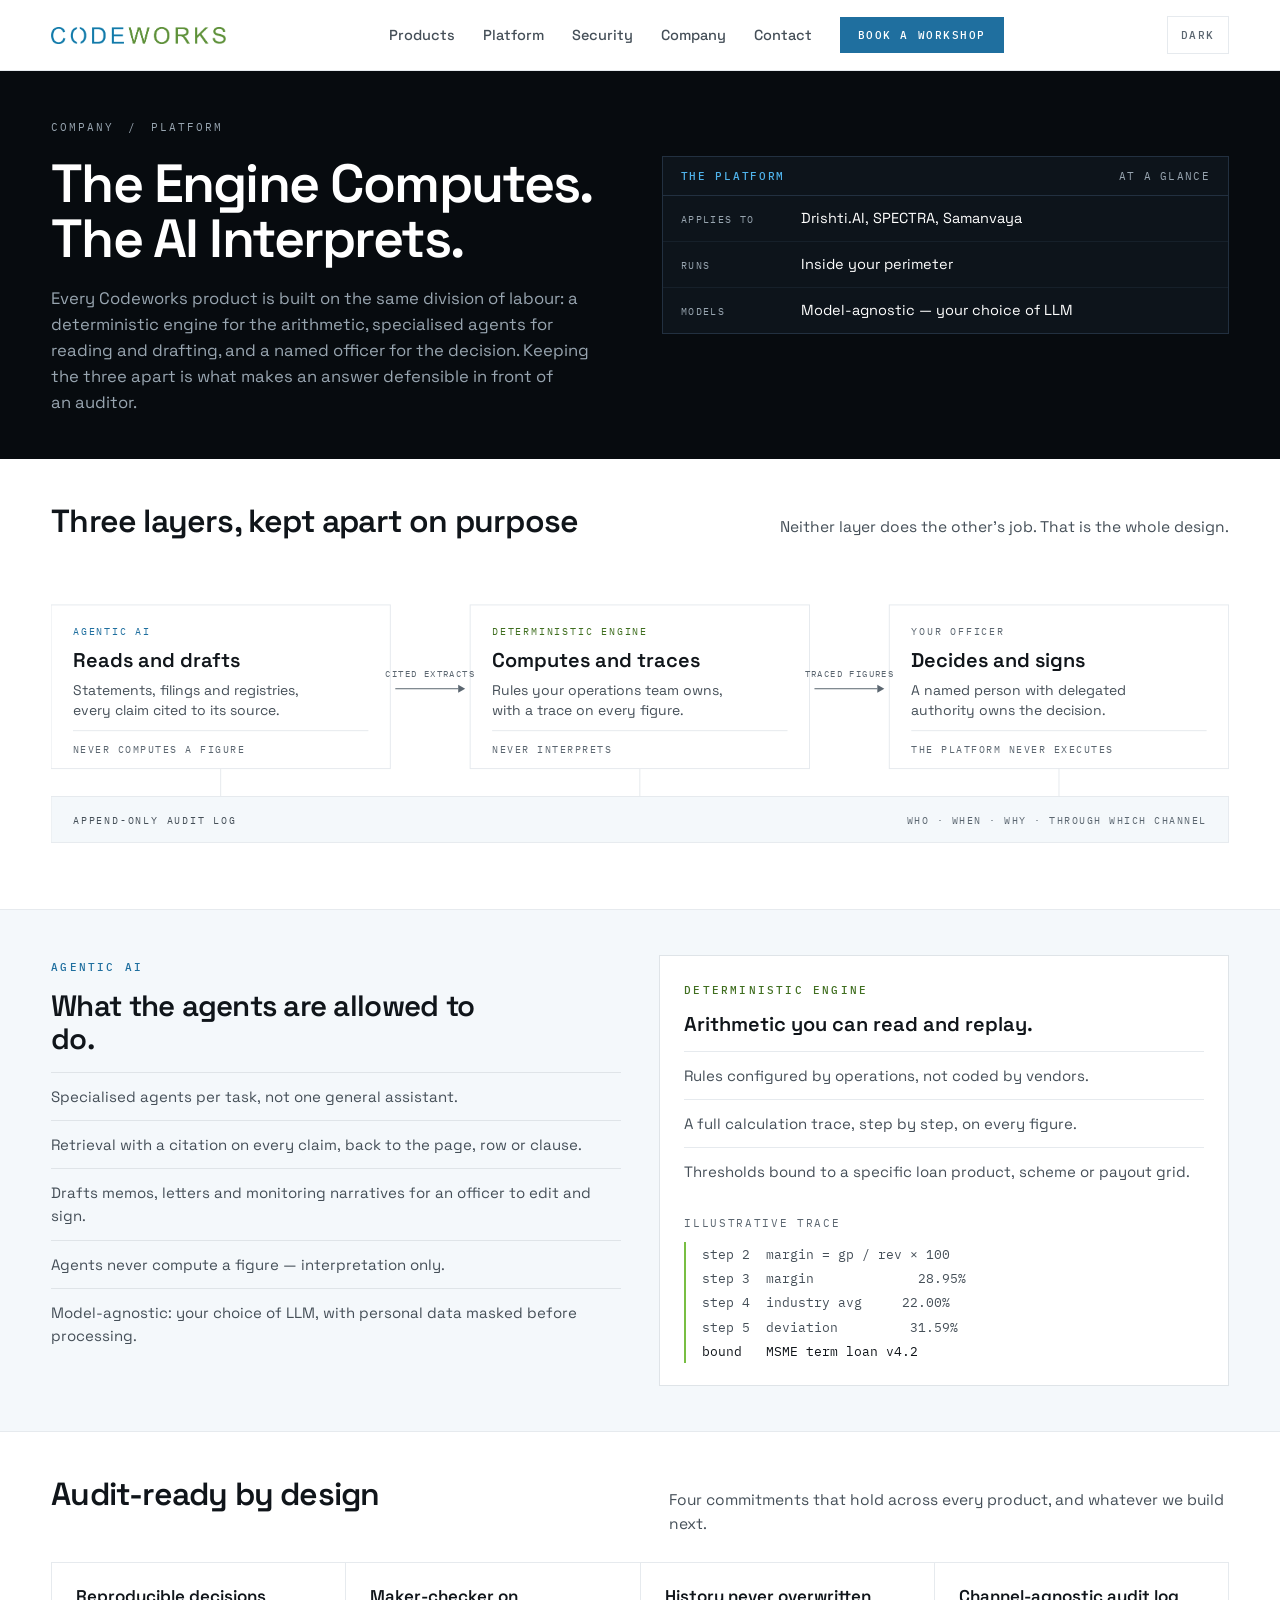
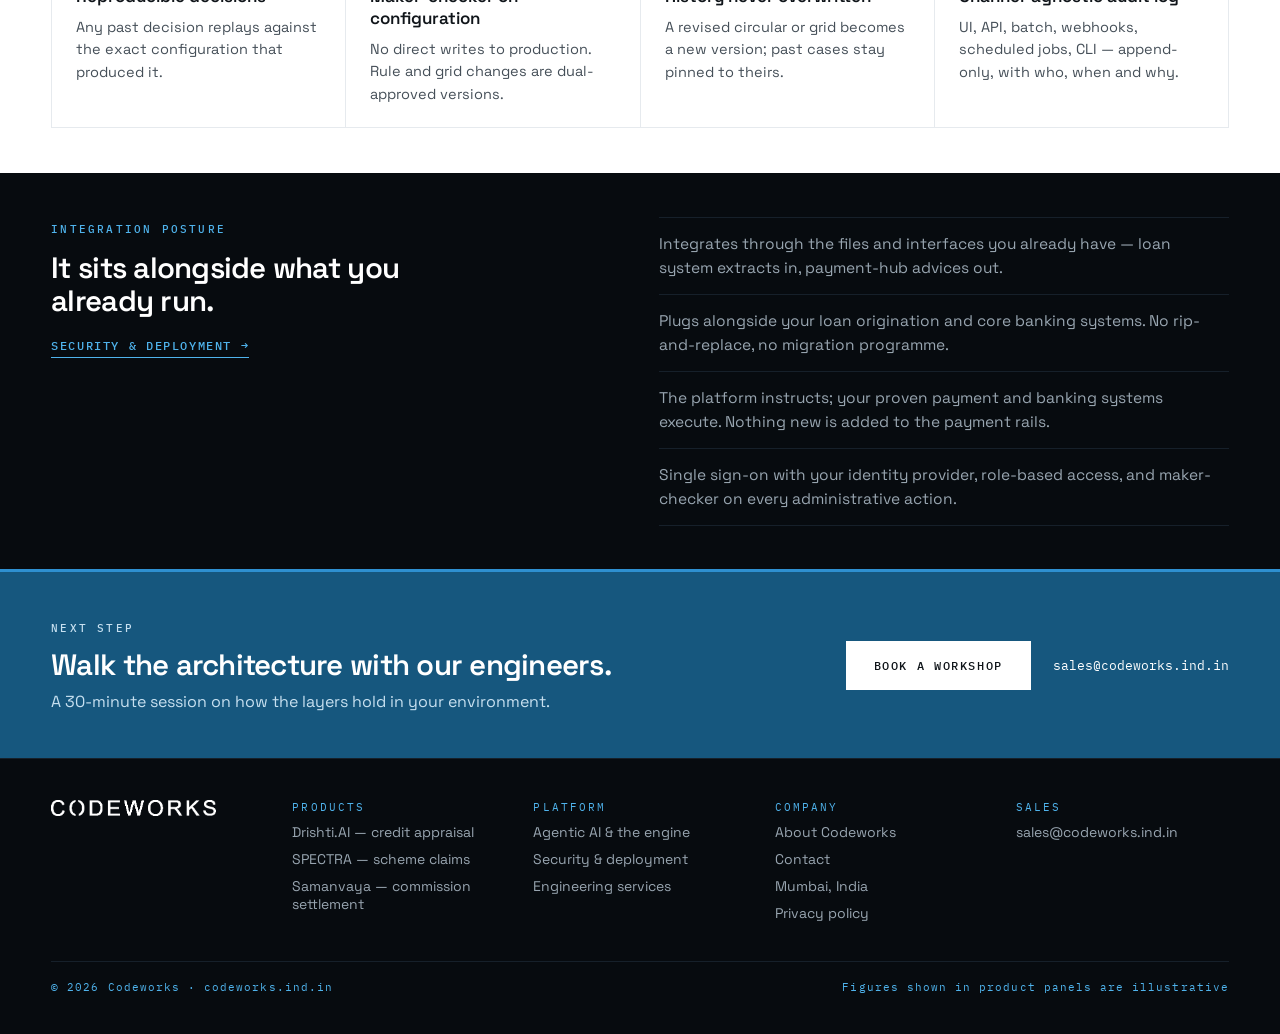
<file: platform.html>
<!DOCTYPE html>
<html lang="en">
<head>
<meta charset="utf-8">
<title>Platform — the engine computes, the AI interprets | Codeworks</title>
<meta name="description" content="A deterministic engine for the arithmetic, specialised agents for reading and drafting, and a named officer for the decision. Reproducible decisions, versioned configuration, append-only audit.">
<link rel="canonical" href="https://codeworks.ind.in/platform.html">
<meta property="og:type" content="website">
<meta property="og:site_name" content="Codeworks">
<meta property="og:title" content="Platform — the engine computes, the AI interprets | Codeworks">
<meta property="og:description" content="A deterministic engine for the arithmetic, specialised agents for reading and drafting, and a named officer for the decision. Reproducible decisions, versioned configuration, append-only audit.">
<meta property="og:url" content="https://codeworks.ind.in/platform.html">
<meta property="og:image" content="https://codeworks.ind.in/og-card.png">
<meta property="og:image:width" content="1200">
<meta property="og:image:height" content="630">
<meta name="twitter:card" content="summary_large_image">
<meta name="twitter:image" content="https://codeworks.ind.in/og-card.png">
<meta name="twitter:title" content="Platform — the engine computes, the AI interprets | Codeworks">
<meta name="twitter:description" content="A deterministic engine for the arithmetic, specialised agents for reading and drafting, and a named officer for the decision. Reproducible decisions, versioned configuration, append-only audit.">
<meta name="theme-color" content="#070B0F">
<meta name="viewport" content="width=device-width, initial-scale=1">
<link rel="icon" href="favicon-32.png" sizes="32x32">
<link rel="icon" href="icon-512.png" sizes="512x512">
<link rel="apple-touch-icon" href="apple-touch-icon.png">
<link rel="preconnect" href="https://fonts.googleapis.com">
<link rel="preconnect" href="https://fonts.gstatic.com" crossorigin>
<link rel="stylesheet" href="https://fonts.googleapis.com/css2?family=Space+Grotesk:wght@400;500;600;700&family=IBM+Plex+Mono:wght@400;500&display=swap">
<link rel="stylesheet" href="site.css">
<script>(function(){try{document.documentElement.setAttribute('data-theme',localStorage.getItem('cw-theme')||'light');}catch(e){}})();</script>
</head>
<body>
<div style="background:var(--card);color:var(--ink-2);overflow-x:hidden">

  <div style="position:sticky;top:0;z-index:40;background:var(--card);border-bottom:1px solid var(--rule)">
    <div style="max-width:1440px;margin:0 auto;padding-left:clamp(20px,4vw,64px);padding-right:clamp(20px,4vw,64px);padding-top:16px;padding-bottom:16px;display:flex;flex-wrap:wrap;align-items:center;justify-content:space-between;gap:14px 24px">
      <a href="index.html" style="flex:0 0 auto;display:block"><img src="codeworks-logo.png" alt="Codeworks" data-cw-logo="light" style="height:17px;width:auto"><img src="codeworks-logo-reversed.png" alt="Codeworks" data-cw-logo="dark" style="height:17px;width:auto"></a>
      
        <div class="cw-nav" id="cw-nav">
          <button type="button" onclick="cwToggleMenu()" class="cw-products" id="cw-products">Products</button>
          <a href="platform.html" style="font-size:14.5px;font-weight:500;color:var(--ink-2)">Platform</a>
          <a href="security.html" style="font-size:14.5px;font-weight:500;color:var(--ink-2)">Security</a>
          <a href="company.html" style="font-size:14.5px;font-weight:500;color:var(--ink-2)">Company</a>
          <a href="contact.html" style="font-size:14.5px;font-weight:500;color:var(--ink-2)">Contact</a>
          <a href="contact.html" style="font-family:'IBM Plex Mono',monospace;font-size:11px;font-weight:500;letter-spacing:0.14em;text-transform:uppercase;color:var(--btn-ink);background:var(--btn-bg);padding:11px 18px" class="hv-4">Book a workshop</a>
        </div>
      
      <button type="button" onclick="cwToggleTheme()" style="font-family:'IBM Plex Mono',monospace;font-size:10.5px;font-weight:500;letter-spacing:0.14em;text-transform:uppercase;color:var(--ink-3);background:none;border:1px solid var(--rule);padding:11px 13px;cursor:pointer;flex:0 0 auto" class="hv-1 cw-chrome"><span id="cw-theme-label">Dark</span></button>
      
        <button type="button" onclick="cwToggleNav()" class="cw-menu-btn hv-1 cw-chrome" aria-label="Menu" style="font-family:'IBM Plex Mono',monospace;font-size:11px;font-weight:500;letter-spacing:0.14em;text-transform:uppercase;color:var(--ink-2);background:none;border:1px solid var(--rule);padding:11px 14px;cursor:pointer;flex:0 0 auto" >Menu</button>
      
    </div>
    <div class="cw-panel" id="cw-panel">
      <div style="max-width:1440px;margin:0 auto;padding:26px clamp(20px,4vw,64px) 30px;display:grid;grid-template-columns:repeat(auto-fit,minmax(min(100%,240px),1fr));gap:0;border-top:1px solid var(--rule);border-left:1px solid var(--rule)">
        <a href="drishti-ai.html" style="display:block;padding:18px 22px;border-right:1px solid var(--rule);border-bottom:1px solid var(--rule);color:inherit" class="hv-2">
          <span style="font-family:'IBM Plex Mono',monospace;font-size:10.5px;letter-spacing:0.16em;text-transform:uppercase;color:var(--ink-3)">Credit appraisal</span>
          <h3 style="margin:8px 0 0;font-size:18px;font-weight:600;color:var(--ink)">Drishti.AI</h3>
          <p style="margin:6px 0 0;font-size:14.5px;line-height:1.5;color:var(--ink-2)">Appraisal from application to post-sanction monitoring.</p>
        </a>
        <a href="spectra.html" style="display:block;padding:18px 22px;border-right:1px solid var(--rule);border-bottom:1px solid var(--rule);color:inherit" class="hv-2">
          <span style="font-family:'IBM Plex Mono',monospace;font-size:10.5px;letter-spacing:0.16em;text-transform:uppercase;color:var(--ink-3)">Government scheme claims</span>
          <h3 style="margin:8px 0 0;font-size:18px;font-weight:600;color:var(--ink)">SPECTRA</h3>
          <p style="margin:6px 0 0;font-size:14.5px;line-height:1.5;color:var(--ink-2)">Subvention and subsidy claims, computed to reconciled.</p>
        </a>
        <a href="samanvaya.html" style="display:block;padding:18px 22px;border-right:1px solid var(--rule);border-bottom:1px solid var(--rule);color:inherit" class="hv-2">
          <span style="font-family:'IBM Plex Mono',monospace;font-size:10.5px;letter-spacing:0.16em;text-transform:uppercase;color:var(--ink-3)">Commission settlement</span>
          <h3 style="margin:8px 0 0;font-size:18px;font-weight:600;color:var(--ink)">Samanvaya</h3>
          <p style="margin:6px 0 0;font-size:14.5px;line-height:1.5;color:var(--ink-2)">Channel-partner payouts, clawbacks and the subledger.</p>
        </a>
      </div>
    </div>
  </div>

  <div style="background:var(--band)">
    <div style="max-width:1440px;margin:0 auto;padding-left:clamp(20px,4vw,64px);padding-right:clamp(20px,4vw,64px);padding-top:clamp(32px,3.8vw,58px);padding-bottom:clamp(30px,3.4vw,50px)">
      <div style="display:flex;flex-wrap:wrap;align-items:center;gap:10px 14px;font-family:'IBM Plex Mono',monospace;font-size:11px;letter-spacing:0.18em;text-transform:uppercase;color:var(--band-ink)"><a href="index.html" style="color:var(--band-ink)">Company</a><span>/</span><span style="color:var(--band-ink)">Platform</span></div>
      <div style="margin-top:22px;display:grid;grid-template-columns:repeat(auto-fit,minmax(min(100%,340px),1fr));gap:clamp(24px,3.4vw,60px);align-items:end">
        <div><h1 style="margin:0;font-size:clamp(32px,4.2vw,58px);line-height:1.03;font-weight:600;letter-spacing:-0.034em;color:var(--band-head);max-width:20ch;text-wrap:balance">The Engine Computes. The AI Interprets.</h1><p style="margin:20px 0 0;font-size:clamp(16.5px,1.3vw,19px);line-height:1.55;color:var(--band-ink);max-width:56ch;text-wrap:pretty">Every Codeworks product is built on the same division of labour: a deterministic engine for the arithmetic, specialised agents for reading and drafting, and a named officer for the decision. Keeping the three apart is what makes an answer defensible in front of an auditor.</p></div>
        <div class="cw-hero-panel" style="background:var(--band-2);border:1px solid var(--band-rule-2);align-self:start"><div style="padding:12px 18px;border-bottom:1px solid var(--band-rule-2);display:flex;flex-wrap:wrap;gap:8px 16px;align-items:baseline;justify-content:space-between"><span style="font-family:'IBM Plex Mono',monospace;font-size:10.5px;font-weight:500;letter-spacing:0.16em;text-transform:uppercase;color:var(--band-accent)">The platform</span><span style="font-family:'IBM Plex Mono',monospace;font-size:10.5px;letter-spacing:0.12em;text-transform:uppercase;color:var(--band-ink)">At a glance</span></div><div style="padding:12px 18px;border-bottom:1px solid var(--band-rule);display:grid;grid-template-columns:minmax(0,104px) minmax(0,1fr);gap:4px 16px;align-items:baseline"><span style="font-family:'IBM Plex Mono',monospace;font-size:10px;letter-spacing:0.14em;text-transform:uppercase;color:var(--band-ink)">Applies to</span><span style="font-size:14.5px;line-height:1.45;color:var(--band-head)">Drishti.AI, SPECTRA, Samanvaya</span></div><div style="padding:12px 18px;border-bottom:1px solid var(--band-rule);display:grid;grid-template-columns:minmax(0,104px) minmax(0,1fr);gap:4px 16px;align-items:baseline"><span style="font-family:'IBM Plex Mono',monospace;font-size:10px;letter-spacing:0.14em;text-transform:uppercase;color:var(--band-ink)">Runs</span><span style="font-size:14.5px;line-height:1.45;color:var(--band-head)">Inside your perimeter</span></div><div style="padding:12px 18px;display:grid;grid-template-columns:minmax(0,104px) minmax(0,1fr);gap:4px 16px;align-items:baseline"><span style="font-family:'IBM Plex Mono',monospace;font-size:10px;letter-spacing:0.14em;text-transform:uppercase;color:var(--band-ink)">Models</span><span style="font-size:14.5px;line-height:1.45;color:var(--band-head)">Model-agnostic &mdash; your choice of LLM</span></div></div>
      </div>
    </div>
  </div>

  <div style="background:var(--bg)">
    <div style="max-width:1440px;margin:0 auto;padding-left:clamp(20px,4vw,64px);padding-right:clamp(20px,4vw,64px);padding-top:clamp(32px,3.5vw,54px);padding-bottom:clamp(32px,3.5vw,54px)">
      <div style="display:flex;flex-wrap:wrap;gap:14px 40px;align-items:baseline;justify-content:space-between"><h2 style="margin:0;font-size:clamp(24px,2.5vw,36px);line-height:1.1;font-weight:600;letter-spacing:-0.025em;color:var(--ink)">Three layers, kept apart on purpose</h2><p style="margin:0;font-size:15.5px;line-height:1.55;color:var(--ink-2);max-width:56ch">Neither layer does the other’s job. That is the whole design.</p></div><div data-reveal="1" style="margin-top:26px;overflow-x:auto">
      <svg viewBox="0 0 1180 300" width="100%" height="auto" role="img" aria-labelledby="cwFlowT cwFlowD" style="display:block;min-width:1000px;height:auto">
        <title id="cwFlowT">How a Codeworks decision is produced</title>
        <desc id="cwFlowD">Agentic AI reads and drafts but never computes a figure. It passes cited extracts to a deterministic engine, which computes and traces every figure but never interprets. The engine passes traced figures to your officer, who decides and signs; the platform never executes. All three layers write to one append-only audit log.</desc>
        
    <rect x="0" y="40" width="340" height="164" fill="none" stroke="var(--rule)" stroke-width="1"/>
    <text x="22" y="70" font-family="IBM Plex Mono, ui-monospace, monospace" font-size="10.5" letter-spacing="1.8" fill="var(--blue)">AGENTIC AI</text>
    <text x="22" y="102" font-family="Space Grotesk, Helvetica Neue, Arial, sans-serif" font-size="20" font-weight="600" fill="var(--ink)">Reads and drafts</text>
    <text x="22" y="130" font-family="Space Grotesk, Helvetica Neue, Arial, sans-serif" font-size="14" fill="var(--ink-2)">Statements, filings and registries,</text>
    <text x="22" y="150" font-family="Space Grotesk, Helvetica Neue, Arial, sans-serif" font-size="14" fill="var(--ink-2)">every claim cited to its source.</text>
    <line x1="22" y1="166" x2="318" y2="166" stroke="var(--rule)" stroke-width="1"/>
    <text x="22" y="188" font-family="IBM Plex Mono, ui-monospace, monospace" font-size="10.5" letter-spacing="1.5" fill="var(--ink-3)">NEVER COMPUTES A FIGURE</text>
        
    <rect x="420" y="40" width="340" height="164" fill="none" stroke="var(--rule)" stroke-width="1"/>
    <text x="442" y="70" font-family="IBM Plex Mono, ui-monospace, monospace" font-size="10.5" letter-spacing="1.8" fill="var(--green)">DETERMINISTIC ENGINE</text>
    <text x="442" y="102" font-family="Space Grotesk, Helvetica Neue, Arial, sans-serif" font-size="20" font-weight="600" fill="var(--ink)">Computes and traces</text>
    <text x="442" y="130" font-family="Space Grotesk, Helvetica Neue, Arial, sans-serif" font-size="14" fill="var(--ink-2)">Rules your operations team owns,</text>
    <text x="442" y="150" font-family="Space Grotesk, Helvetica Neue, Arial, sans-serif" font-size="14" fill="var(--ink-2)">with a trace on every figure.</text>
    <line x1="442" y1="166" x2="738" y2="166" stroke="var(--rule)" stroke-width="1"/>
    <text x="442" y="188" font-family="IBM Plex Mono, ui-monospace, monospace" font-size="10.5" letter-spacing="1.5" fill="var(--ink-3)">NEVER INTERPRETS</text>
        
    <rect x="840" y="40" width="340" height="164" fill="none" stroke="var(--rule)" stroke-width="1"/>
    <text x="862" y="70" font-family="IBM Plex Mono, ui-monospace, monospace" font-size="10.5" letter-spacing="1.8" fill="var(--ink-3)">YOUR OFFICER</text>
    <text x="862" y="102" font-family="Space Grotesk, Helvetica Neue, Arial, sans-serif" font-size="20" font-weight="600" fill="var(--ink)">Decides and signs</text>
    <text x="862" y="130" font-family="Space Grotesk, Helvetica Neue, Arial, sans-serif" font-size="14" fill="var(--ink-2)">A named person with delegated</text>
    <text x="862" y="150" font-family="Space Grotesk, Helvetica Neue, Arial, sans-serif" font-size="14" fill="var(--ink-2)">authority owns the decision.</text>
    <line x1="862" y1="166" x2="1158" y2="166" stroke="var(--rule)" stroke-width="1"/>
    <text x="862" y="188" font-family="IBM Plex Mono, ui-monospace, monospace" font-size="10.5" letter-spacing="1.5" fill="var(--ink-3)">THE PLATFORM NEVER EXECUTES</text>
        
    <text x="380.0" y="112" text-anchor="middle" font-family="IBM Plex Mono, ui-monospace, monospace" font-size="9.5" letter-spacing="1.4" fill="var(--ink-3)">CITED EXTRACTS</text>
    <line x1="345" y1="124" x2="408" y2="124" stroke="var(--ink-3)" stroke-width="1"/>
    <path d="M408 120 L415 124 L408 128 Z" fill="var(--ink-3)"/>
        
    <text x="800.0" y="112" text-anchor="middle" font-family="IBM Plex Mono, ui-monospace, monospace" font-size="9.5" letter-spacing="1.4" fill="var(--ink-3)">TRACED FIGURES</text>
    <line x1="765" y1="124" x2="828" y2="124" stroke="var(--ink-3)" stroke-width="1"/>
    <path d="M828 120 L835 124 L828 128 Z" fill="var(--ink-3)"/>
        <line x1="170" y1="204" x2="170" y2="232" stroke="var(--rule)" stroke-width="1"/><line x1="590" y1="204" x2="590" y2="232" stroke="var(--rule)" stroke-width="1"/><line x1="1010" y1="204" x2="1010" y2="232" stroke="var(--rule)" stroke-width="1"/>
        <rect x="0" y="232" width="1180" height="46" fill="var(--bg-2)" stroke="var(--rule)" stroke-width="1"/>
        <text x="22" y="260" font-family="IBM Plex Mono, ui-monospace, monospace" font-size="10.5" letter-spacing="1.8" fill="var(--ink-2)">APPEND-ONLY AUDIT LOG</text>
        <text x="1158" y="260" text-anchor="end" font-family="IBM Plex Mono, ui-monospace, monospace" font-size="10.5" letter-spacing="1.5" fill="var(--ink-3)">WHO &#183; WHEN &#183; WHY &#183; THROUGH WHICH CHANNEL</text>
      </svg>
    </div>
    </div>
  </div>

  <div style="background:var(--bg-2);border-top:1px solid var(--rule);border-bottom:1px solid var(--rule)">
    <div style="max-width:1440px;margin:0 auto;padding-left:clamp(20px,4vw,64px);padding-right:clamp(20px,4vw,64px);padding-top:clamp(32px,3.5vw,54px);padding-bottom:clamp(32px,3.5vw,54px)">
      <div style="display:grid;grid-template-columns:repeat(auto-fit,minmax(min(100%,320px),1fr));gap:clamp(24px,3vw,52px);align-items:start"><div><span style="font-family:'IBM Plex Mono',monospace;font-size:11px;font-weight:500;letter-spacing:0.2em;text-transform:uppercase;color:var(--blue)">Agentic AI</span><h2 style="margin:14px 0 0;font-size:clamp(23px,2.3vw,32px);line-height:1.12;font-weight:600;letter-spacing:-0.025em;color:var(--ink);max-width:24ch">What the agents are allowed to do.</h2><div style="margin-top:16px;display:flex;flex-direction:column;gap:0"><p style="margin:0;padding:12px 0;border-top:1px solid var(--rule-2);font-size:15px;line-height:1.55;color:var(--ink-2)">Specialised agents per task, not one general assistant.</p><p style="margin:0;padding:12px 0;border-top:1px solid var(--rule-2);font-size:15px;line-height:1.55;color:var(--ink-2)">Retrieval with a citation on every claim, back to the page, row or clause.</p><p style="margin:0;padding:12px 0;border-top:1px solid var(--rule-2);font-size:15px;line-height:1.55;color:var(--ink-2)">Drafts memos, letters and monitoring narratives for an officer to edit and sign.</p><p style="margin:0;padding:12px 0;border-top:1px solid var(--rule-2);font-size:15px;line-height:1.55;color:var(--ink-2)">Agents never compute a figure — interpretation only.</p><p style="margin:0;padding:12px 0;border-top:1px solid var(--rule-2);font-size:15px;line-height:1.55;color:var(--ink-2)">Model-agnostic: your choice of LLM, with personal data masked before processing.</p></div></div><div style="background:var(--card);border:1px solid var(--rule-2);padding:22px 24px"><span style="font-family:'IBM Plex Mono',monospace;font-size:11px;font-weight:500;letter-spacing:0.2em;text-transform:uppercase;color:var(--green)">Deterministic engine</span><h3 style="margin:12px 0 0;font-size:20px;font-weight:600;color:var(--ink)">Arithmetic you can read and replay.</h3><div style="margin-top:14px;display:flex;flex-direction:column;gap:0"><p style="margin:0;padding:12px 0;border-top:1px solid var(--rule);font-size:15px;line-height:1.55;color:var(--ink-2)">Rules configured by operations, not coded by vendors.</p><p style="margin:0;padding:12px 0;border-top:1px solid var(--rule);font-size:15px;line-height:1.55;color:var(--ink-2)">A full calculation trace, step by step, on every figure.</p><p style="margin:0;padding:12px 0;border-top:1px solid var(--rule);font-size:15px;line-height:1.55;color:var(--ink-2)">Thresholds bound to a specific loan product, scheme or payout grid.</p></div><div style="margin-top:20px"><div><p style="margin:0;font-family:'IBM Plex Mono',monospace;font-size:10.5px;letter-spacing:0.16em;text-transform:uppercase;color:var(--ink-3)">Illustrative trace</p><div style="margin-top:12px;font-family:'IBM Plex Mono',monospace;font-size:12.5px;line-height:1.95;color:var(--ink-2);border-left:2px solid var(--green-key);padding-left:16px;overflow-x:auto"><div>step&nbsp;2&nbsp;&nbsp;margin&nbsp;=&nbsp;gp&nbsp;/&nbsp;rev&nbsp;&times;&nbsp;100</div><div>step&nbsp;3&nbsp;&nbsp;margin&nbsp;&nbsp;&nbsp;&nbsp;&nbsp;&nbsp;&nbsp;&nbsp;&nbsp;&nbsp;&nbsp;&nbsp;&nbsp;28.95%</div><div>step&nbsp;4&nbsp;&nbsp;industry&nbsp;avg&nbsp;&nbsp;&nbsp;&nbsp;&nbsp;22.00%</div><div>step&nbsp;5&nbsp;&nbsp;deviation&nbsp;&nbsp;&nbsp;&nbsp;&nbsp;&nbsp;&nbsp;&nbsp;&nbsp;31.59%</div><div style="color:var(--ink)">bound&nbsp;&nbsp;&nbsp;MSME&nbsp;term&nbsp;loan&nbsp;v4.2</div></div></div></div></div></div>
    </div>
  </div>

  <div style="background:var(--bg)">
    <div style="max-width:1440px;margin:0 auto;padding-left:clamp(20px,4vw,64px);padding-right:clamp(20px,4vw,64px);padding-top:clamp(32px,3.5vw,54px);padding-bottom:clamp(32px,3.5vw,54px)">
      <div style="display:flex;flex-wrap:wrap;gap:14px 40px;align-items:baseline;justify-content:space-between"><h2 style="margin:0;font-size:clamp(24px,2.5vw,36px);line-height:1.1;font-weight:600;letter-spacing:-0.025em;color:var(--ink)">Audit-ready by design</h2><p style="margin:0;font-size:15.5px;line-height:1.55;color:var(--ink-2);max-width:56ch">Four commitments that hold across every product, and whatever we build next.</p></div><div style="margin-top:26px"><div data-reveal="1" style="display:grid;grid-template-columns:repeat(auto-fit,minmax(min(100%,240px),1fr));gap:0;border-top:1px solid var(--rule);border-left:1px solid var(--rule)"><div style="border-right:1px solid var(--rule);border-bottom:1px solid var(--rule);padding:22px 24px"><h3 style="margin:0;font-size:17px;font-weight:600;color:var(--ink)">Reproducible decisions</h3><p style="margin:9px 0 0;font-size:14.5px;line-height:1.55;color:var(--ink-2)">Any past decision replays against the exact configuration that produced it.</p></div><div style="border-right:1px solid var(--rule);border-bottom:1px solid var(--rule);padding:22px 24px"><h3 style="margin:0;font-size:17px;font-weight:600;color:var(--ink)">Maker-checker on configuration</h3><p style="margin:9px 0 0;font-size:14.5px;line-height:1.55;color:var(--ink-2)">No direct writes to production. Rule and grid changes are dual-approved versions.</p></div><div style="border-right:1px solid var(--rule);border-bottom:1px solid var(--rule);padding:22px 24px"><h3 style="margin:0;font-size:17px;font-weight:600;color:var(--ink)">History never overwritten</h3><p style="margin:9px 0 0;font-size:14.5px;line-height:1.55;color:var(--ink-2)">A revised circular or grid becomes a new version; past cases stay pinned to theirs.</p></div><div style="border-right:1px solid var(--rule);border-bottom:1px solid var(--rule);padding:22px 24px"><h3 style="margin:0;font-size:17px;font-weight:600;color:var(--ink)">Channel-agnostic audit log</h3><p style="margin:9px 0 0;font-size:14.5px;line-height:1.55;color:var(--ink-2)">UI, API, batch, webhooks, scheduled jobs, CLI — append-only, with who, when and why.</p></div></div></div>
    </div>
  </div>

  <div style="background:var(--band);color:var(--band-ink)">
    <div style="max-width:1440px;margin:0 auto;padding-left:clamp(20px,4vw,64px);padding-right:clamp(20px,4vw,64px);padding-top:clamp(30px,3.4vw,52px);padding-bottom:clamp(30px,3.4vw,52px);display:grid;grid-template-columns:repeat(auto-fit,minmax(min(100%,300px),1fr));gap:clamp(24px,3vw,52px);align-items:start">
      <div><span style="font-family:'IBM Plex Mono',monospace;font-size:11px;font-weight:500;letter-spacing:0.2em;text-transform:uppercase;color:var(--band-accent)">Integration posture</span><h2 style="margin:14px 0 0;font-size:clamp(23px,2.3vw,32px);line-height:1.12;font-weight:600;letter-spacing:-0.025em;color:var(--band-head);max-width:24ch">It sits alongside what you already run.</h2><p style="margin:16px 0 0"><a href="security.html" style="font-family:'IBM Plex Mono',monospace;font-size:11.5px;font-weight:500;letter-spacing:0.14em;text-transform:uppercase;color:var(--band-accent);border-bottom:1px solid var(--band-accent);padding-bottom:4px">Security &amp; deployment &rarr;</a></p></div>
      <div style="display:flex;flex-direction:column;gap:0"><p style="margin:0;padding:14px 0;border-top:1px solid var(--band-rule);font-size:15.5px;line-height:1.55;color:var(--band-ink)">Integrates through the files and interfaces you already have — loan system extracts in, payment-hub advices out.</p><p style="margin:0;padding:14px 0;border-top:1px solid var(--band-rule);font-size:15.5px;line-height:1.55;color:var(--band-ink)">Plugs alongside your loan origination and core banking systems. No rip-and-replace, no migration programme.</p><p style="margin:0;padding:14px 0;border-top:1px solid var(--band-rule);font-size:15.5px;line-height:1.55;color:var(--band-ink)">The platform instructs; your proven payment and banking systems execute. Nothing new is added to the payment rails.</p><p style="margin:0;padding:14px 0;border-top:1px solid var(--band-rule);border-bottom:1px solid var(--band-rule);font-size:15.5px;line-height:1.55;color:var(--band-ink)">Single sign-on with your identity provider, role-based access, and maker-checker on every administrative action.</p></div>
    </div>
  </div>

  <div style="background:var(--blue-ground);border-top:3px solid var(--blue-key)">
    <div style="max-width:1440px;margin:0 auto;padding-left:clamp(20px,4vw,64px);padding-right:clamp(20px,4vw,64px);padding-top:clamp(30px,3.4vw,52px);padding-bottom:clamp(30px,3.4vw,52px);display:flex;flex-wrap:wrap;gap:26px 40px;align-items:center;justify-content:space-between">
      <div><span style="font-family:'IBM Plex Mono',monospace;font-size:11px;font-weight:500;letter-spacing:0.2em;text-transform:uppercase;color:var(--on-blue-ink)">Next step</span><p style="margin:12px 0 0;font-size:clamp(22px,2.3vw,32px);line-height:1.12;font-weight:600;letter-spacing:-0.025em;color:var(--on-blue-head)">Walk the architecture with our engineers.</p><p style="margin:8px 0 0;font-size:16px;line-height:1.55;color:var(--on-blue-ink)">A 30-minute session on how the layers hold in your environment.</p></div>
      <div style="display:flex;flex-wrap:wrap;gap:14px 22px;align-items:center"><a href="contact.html" style="font-family:'IBM Plex Mono',monospace;font-size:11.5px;font-weight:500;letter-spacing:0.14em;text-transform:uppercase;color:var(--btn-on-blue-ink);background:var(--btn-on-blue-bg);padding:17px 28px" class="hv-3">Book a workshop</a><a href="contact.html" style="font-family:'IBM Plex Mono',monospace;font-size:12.5px;color:var(--on-blue-head)">sales@codeworks.ind.in</a></div>
    </div>
  </div>

  <div style="background:var(--band);border-top:1px solid var(--band-rule)">
    <div style="max-width:1440px;margin:0 auto;padding:clamp(30px,3.2vw,46px) clamp(20px,4vw,64px)">
      <div style="display:grid;grid-template-columns:repeat(auto-fit,minmax(170px,1fr));gap:28px;align-items:start">
        <a href="index.html" style="display:block"><img src="codeworks-logo-reversed.png" alt="Codeworks" style="height:16px;width:auto;display:block"></a>
        <div style="display:flex;flex-direction:column;gap:9px">
          <span style="font-family:'IBM Plex Mono',monospace;font-size:10.5px;letter-spacing:0.2em;text-transform:uppercase;color:var(--band-accent)">Products</span>
          <a href="drishti-ai.html" style="font-size:14px;color:var(--band-ink)">Drishti.AI &mdash; credit appraisal</a>
          <a href="spectra.html" style="font-size:14px;color:var(--band-ink)">SPECTRA &mdash; scheme claims</a>
          <a href="samanvaya.html" style="font-size:14px;color:var(--band-ink)">Samanvaya &mdash; commission settlement</a>
        </div>
        <div style="display:flex;flex-direction:column;gap:9px">
          <span style="font-family:'IBM Plex Mono',monospace;font-size:10.5px;letter-spacing:0.2em;text-transform:uppercase;color:var(--band-accent)">Platform</span>
          <a href="platform.html" style="font-size:14px;color:var(--band-ink)">Agentic AI &amp; the engine</a>
          <a href="security.html" style="font-size:14px;color:var(--band-ink)">Security &amp; deployment</a>
          <a href="services.html" style="font-size:14px;color:var(--band-ink)">Engineering services</a>
        </div>
        <div style="display:flex;flex-direction:column;gap:9px">
          <span style="font-family:'IBM Plex Mono',monospace;font-size:10.5px;letter-spacing:0.2em;text-transform:uppercase;color:var(--band-accent)">Company</span>
          <a href="company.html" style="font-size:14px;color:var(--band-ink)">About Codeworks</a>
          <a href="contact.html" style="font-size:14px;color:var(--band-ink)">Contact</a>
          <span style="font-size:14px;color:var(--band-ink)">Mumbai, India</span>
          <a href="privacy.html" style="font-size:14px;color:var(--band-ink)">Privacy policy</a>
        </div>
        <div style="display:flex;flex-direction:column;gap:9px">
          <span style="font-family:'IBM Plex Mono',monospace;font-size:10.5px;letter-spacing:0.2em;text-transform:uppercase;color:var(--band-accent)">Sales</span>
          <a href="contact.html" style="font-size:14px;color:var(--band-ink)">sales@codeworks.ind.in</a>
        </div>
      </div>
      <div style="margin-top:clamp(26px,3vw,42px);padding-top:18px;border-top:1px solid var(--band-rule);display:flex;flex-wrap:wrap;gap:8px 24px;justify-content:space-between">
        <p style="margin:0;font-family:'IBM Plex Mono',monospace;font-size:10.5px;letter-spacing:0.1em;color:var(--band-accent)">&copy; 2026 Codeworks &middot; codeworks.ind.in</p>
        <p style="margin:0;font-family:'IBM Plex Mono',monospace;font-size:10.5px;letter-spacing:0.1em;color:var(--band-accent)">Figures shown in product panels are illustrative</p>
      </div>
    </div>
  </div>

</div>
<script src="site.js"></script>
</body>
</html>
</file>
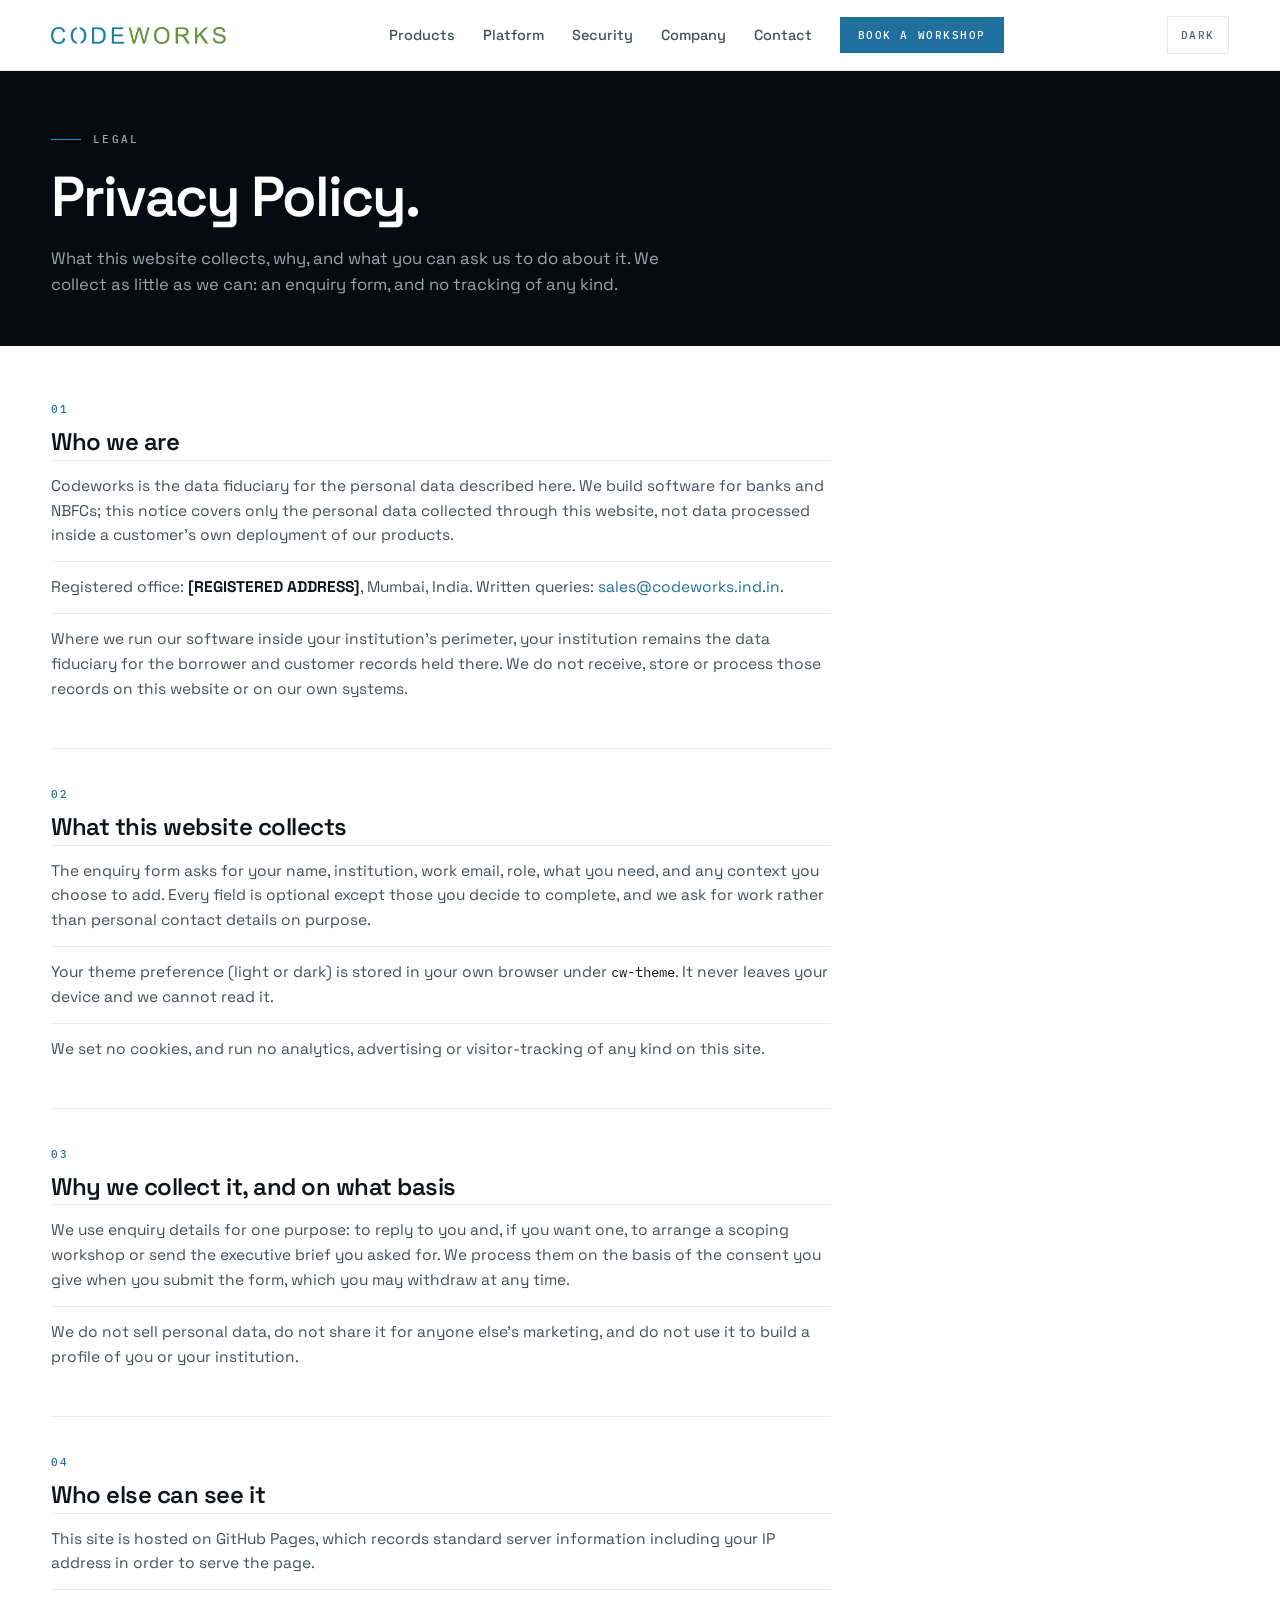
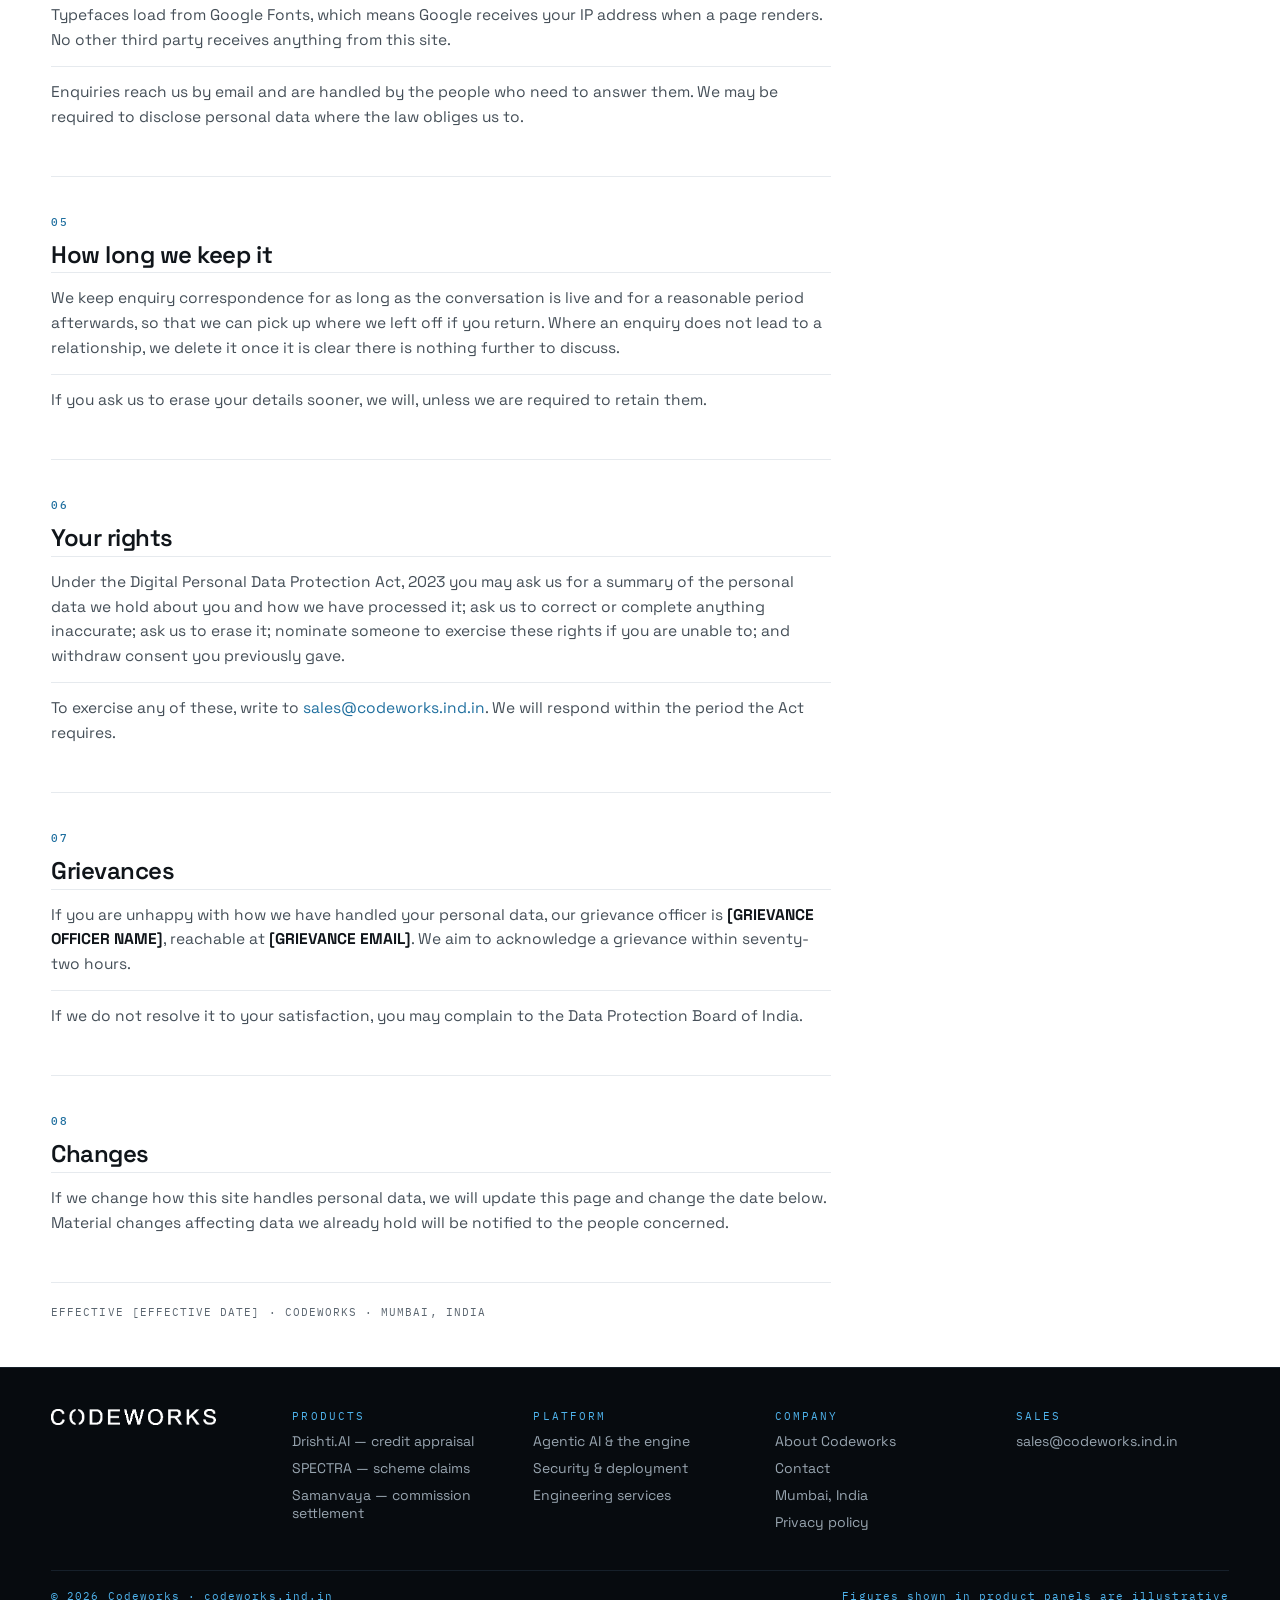
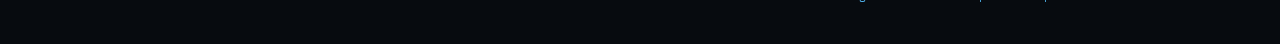
<file: privacy.html>
<!-- DRAFT. Structured for the DPDP Act 2023 and accurate to what this site does,
     but not reviewed by counsel. Fill [REGISTERED ADDRESS], [GRIEVANCE OFFICER NAME],
     [GRIEVANCE EMAIL] and [EFFECTIVE DATE], and have it reviewed before launch. -->
<!DOCTYPE html>
<html lang="en">
<head>
<meta charset="utf-8">
<title>Privacy policy | Codeworks</title>
<meta name="description" content="How Codeworks collects, uses and retains the personal data submitted through this website, and how to reach us about it.">
<link rel="canonical" href="https://codeworks.ind.in/privacy.html">
<meta property="og:type" content="website">
<meta property="og:site_name" content="Codeworks">
<meta property="og:title" content="Privacy policy | Codeworks">
<meta property="og:description" content="How Codeworks collects, uses and retains the personal data submitted through this website, and how to reach us about it.">
<meta property="og:url" content="https://codeworks.ind.in/privacy.html">
<meta property="og:image" content="https://codeworks.ind.in/og-card.png">
<meta property="og:image:width" content="1200">
<meta property="og:image:height" content="630">
<meta name="twitter:card" content="summary_large_image">
<meta name="twitter:image" content="https://codeworks.ind.in/og-card.png">
<meta name="twitter:title" content="Privacy policy | Codeworks">
<meta name="twitter:description" content="How Codeworks collects, uses and retains the personal data submitted through this website, and how to reach us about it.">
<meta name="theme-color" content="#070B0F">
<meta name="viewport" content="width=device-width, initial-scale=1">
<link rel="icon" href="favicon-32.png" sizes="32x32">
<link rel="icon" href="icon-512.png" sizes="512x512">
<link rel="apple-touch-icon" href="apple-touch-icon.png">
<link rel="preconnect" href="https://fonts.googleapis.com">
<link rel="preconnect" href="https://fonts.gstatic.com" crossorigin>
<link rel="stylesheet" href="https://fonts.googleapis.com/css2?family=Space+Grotesk:wght@400;500;600;700&family=IBM+Plex+Mono:wght@400;500&display=swap">
<link rel="stylesheet" href="site.css">
<script>(function(){try{document.documentElement.setAttribute('data-theme',localStorage.getItem('cw-theme')||'light');}catch(e){}})();</script>
</head>
<body>
<div style="background:var(--card);color:var(--ink-2);overflow-x:hidden">

  <div style="position:sticky;top:0;z-index:40;background:var(--card);border-bottom:1px solid var(--rule)">
    <div style="max-width:1440px;margin:0 auto;padding-left:clamp(20px,4vw,64px);padding-right:clamp(20px,4vw,64px);padding-top:16px;padding-bottom:16px;display:flex;flex-wrap:wrap;align-items:center;justify-content:space-between;gap:14px 24px">
      <a href="index.html" style="flex:0 0 auto;display:block"><img src="codeworks-logo.png" alt="Codeworks" data-cw-logo="light" style="height:17px;width:auto"><img src="codeworks-logo-reversed.png" alt="Codeworks" data-cw-logo="dark" style="height:17px;width:auto"></a>
      
        <div class="cw-nav" id="cw-nav">
          <button type="button" onclick="cwToggleMenu()" class="cw-products" id="cw-products">Products</button>
          <a href="platform.html" style="font-size:14.5px;font-weight:500;color:var(--ink-2)">Platform</a>
          <a href="security.html" style="font-size:14.5px;font-weight:500;color:var(--ink-2)">Security</a>
          <a href="company.html" style="font-size:14.5px;font-weight:500;color:var(--ink-2)">Company</a>
          <a href="contact.html" style="font-size:14.5px;font-weight:500;color:var(--ink-2)">Contact</a>
          <a href="contact.html" style="font-family:'IBM Plex Mono',monospace;font-size:11px;font-weight:500;letter-spacing:0.14em;text-transform:uppercase;color:var(--btn-ink);background:var(--btn-bg);padding:11px 18px" class="hv-4">Book a workshop</a>
        </div>
      
      <button type="button" onclick="cwToggleTheme()" style="font-family:'IBM Plex Mono',monospace;font-size:10.5px;font-weight:500;letter-spacing:0.14em;text-transform:uppercase;color:var(--ink-3);background:none;border:1px solid var(--rule);padding:11px 13px;cursor:pointer;flex:0 0 auto" class="hv-1 cw-chrome"><span id="cw-theme-label">Dark</span></button>
      
        <button type="button" onclick="cwToggleNav()" class="cw-menu-btn hv-1 cw-chrome" aria-label="Menu" style="font-family:'IBM Plex Mono',monospace;font-size:11px;font-weight:500;letter-spacing:0.14em;text-transform:uppercase;color:var(--ink-2);background:none;border:1px solid var(--rule);padding:11px 14px;cursor:pointer;flex:0 0 auto" >Menu</button>
      
    </div>
    <div class="cw-panel" id="cw-panel">
      <div style="max-width:1440px;margin:0 auto;padding:26px clamp(20px,4vw,64px) 30px;display:grid;grid-template-columns:repeat(auto-fit,minmax(min(100%,240px),1fr));gap:0;border-top:1px solid var(--rule);border-left:1px solid var(--rule)">
        <a href="drishti-ai.html" style="display:block;padding:18px 22px;border-right:1px solid var(--rule);border-bottom:1px solid var(--rule);color:inherit" class="hv-2">
          <span style="font-family:'IBM Plex Mono',monospace;font-size:10.5px;letter-spacing:0.16em;text-transform:uppercase;color:var(--ink-3)">Credit appraisal</span>
          <h3 style="margin:8px 0 0;font-size:18px;font-weight:600;color:var(--ink)">Drishti.AI</h3>
          <p style="margin:6px 0 0;font-size:14.5px;line-height:1.5;color:var(--ink-2)">Appraisal from application to post-sanction monitoring.</p>
        </a>
        <a href="spectra.html" style="display:block;padding:18px 22px;border-right:1px solid var(--rule);border-bottom:1px solid var(--rule);color:inherit" class="hv-2">
          <span style="font-family:'IBM Plex Mono',monospace;font-size:10.5px;letter-spacing:0.16em;text-transform:uppercase;color:var(--ink-3)">Government scheme claims</span>
          <h3 style="margin:8px 0 0;font-size:18px;font-weight:600;color:var(--ink)">SPECTRA</h3>
          <p style="margin:6px 0 0;font-size:14.5px;line-height:1.5;color:var(--ink-2)">Subvention and subsidy claims, computed to reconciled.</p>
        </a>
        <a href="samanvaya.html" style="display:block;padding:18px 22px;border-right:1px solid var(--rule);border-bottom:1px solid var(--rule);color:inherit" class="hv-2">
          <span style="font-family:'IBM Plex Mono',monospace;font-size:10.5px;letter-spacing:0.16em;text-transform:uppercase;color:var(--ink-3)">Commission settlement</span>
          <h3 style="margin:8px 0 0;font-size:18px;font-weight:600;color:var(--ink)">Samanvaya</h3>
          <p style="margin:6px 0 0;font-size:14.5px;line-height:1.5;color:var(--ink-2)">Channel-partner payouts, clawbacks and the subledger.</p>
        </a>
      </div>
    </div>
  </div>

  <div style="background:var(--band)">
    <div style="max-width:1440px;margin:0 auto;padding:clamp(46px,4.8vw,74px) clamp(20px,4vw,64px) clamp(34px,3.8vw,52px)">
      <div style="display:flex;align-items:center;gap:12px">
        <span style="width:30px;height:1px;background:var(--blue-key)"></span>
        <span style="font-family:'IBM Plex Mono',monospace;font-size:11px;font-weight:500;letter-spacing:0.2em;text-transform:uppercase;color:var(--band-ink)">Legal</span>
      </div>
      <h1 style="margin:22px 0 0;font-size:clamp(34px,4.4vw,58px);line-height:1.02;font-weight:600;letter-spacing:-0.034em;color:var(--band-head);max-width:18ch;text-wrap:balance">Privacy Policy.</h1>
      <p style="margin:20px 0 0;font-size:clamp(16.5px,1.3vw,19px);line-height:1.55;color:var(--band-ink);max-width:56ch;text-wrap:pretty">What this website collects, why, and what you can ask us to do about it.<span class="cw-hide-sm"> We collect as little as we can: an enquiry form, and no tracking of any kind.</span></p>
    </div>
  </div>

  <div style="max-width:1440px;margin:0 auto;padding:clamp(10px,1.4vw,22px) clamp(20px,4vw,64px) clamp(34px,3.8vw,58px)">
    <div style="max-width:78ch">
<div style="border-bottom:1px solid var(--rule);padding:clamp(24px,2.6vw,34px) 0"><span style="font-family:'IBM Plex Mono',monospace;font-size:10.5px;font-weight:500;letter-spacing:0.2em;text-transform:uppercase;color:var(--blue)">01</span><h2 style="margin:10px 0 4px;font-size:clamp(19px,1.9vw,24px);line-height:1.15;font-weight:600;letter-spacing:-0.02em;color:var(--ink)">Who we are</h2><p style="margin:0;padding:13px 0;border-top:1px solid var(--rule);font-size:15.5px;line-height:1.6;color:var(--ink-2)">Codeworks is the data fiduciary for the personal data described here. We build software for banks and NBFCs; this notice covers only the personal data collected through this website, not data processed inside a customer’s own deployment of our products.</p><p style="margin:0;padding:13px 0;border-top:1px solid var(--rule);font-size:15.5px;line-height:1.6;color:var(--ink-2)">Registered office: <strong style="color:var(--ink)">[REGISTERED ADDRESS]</strong>, Mumbai, India. Written queries: <a href="mailto:sales@codeworks.ind.in" style="color:var(--blue)">sales@codeworks.ind.in</a>.</p><p style="margin:0;padding:13px 0;border-top:1px solid var(--rule);font-size:15.5px;line-height:1.6;color:var(--ink-2)">Where we run our software inside your institution’s perimeter, your institution remains the data fiduciary for the borrower and customer records held there. We do not receive, store or process those records on this website or on our own systems.</p></div><div style="border-bottom:1px solid var(--rule);padding:clamp(24px,2.6vw,34px) 0"><span style="font-family:'IBM Plex Mono',monospace;font-size:10.5px;font-weight:500;letter-spacing:0.2em;text-transform:uppercase;color:var(--blue)">02</span><h2 style="margin:10px 0 4px;font-size:clamp(19px,1.9vw,24px);line-height:1.15;font-weight:600;letter-spacing:-0.02em;color:var(--ink)">What this website collects</h2><p style="margin:0;padding:13px 0;border-top:1px solid var(--rule);font-size:15.5px;line-height:1.6;color:var(--ink-2)">The enquiry form asks for your name, institution, work email, role, what you need, and any context you choose to add. Every field is optional except those you decide to complete, and we ask for work rather than personal contact details on purpose.</p><p style="margin:0;padding:13px 0;border-top:1px solid var(--rule);font-size:15.5px;line-height:1.6;color:var(--ink-2)">Your theme preference (light or dark) is stored in your own browser under <span style="font-family:'IBM Plex Mono',monospace;font-size:14px;color:var(--ink)">cw-theme</span>. It never leaves your device and we cannot read it.</p><p style="margin:0;padding:13px 0;border-top:1px solid var(--rule);font-size:15.5px;line-height:1.6;color:var(--ink-2)">We set no cookies, and run no analytics, advertising or visitor-tracking of any kind on this site.</p></div><div style="border-bottom:1px solid var(--rule);padding:clamp(24px,2.6vw,34px) 0"><span style="font-family:'IBM Plex Mono',monospace;font-size:10.5px;font-weight:500;letter-spacing:0.2em;text-transform:uppercase;color:var(--blue)">03</span><h2 style="margin:10px 0 4px;font-size:clamp(19px,1.9vw,24px);line-height:1.15;font-weight:600;letter-spacing:-0.02em;color:var(--ink)">Why we collect it, and on what basis</h2><p style="margin:0;padding:13px 0;border-top:1px solid var(--rule);font-size:15.5px;line-height:1.6;color:var(--ink-2)">We use enquiry details for one purpose: to reply to you and, if you want one, to arrange a scoping workshop or send the executive brief you asked for. We process them on the basis of the consent you give when you submit the form, which you may withdraw at any time.</p><p style="margin:0;padding:13px 0;border-top:1px solid var(--rule);font-size:15.5px;line-height:1.6;color:var(--ink-2)">We do not sell personal data, do not share it for anyone else’s marketing, and do not use it to build a profile of you or your institution.</p></div><div style="border-bottom:1px solid var(--rule);padding:clamp(24px,2.6vw,34px) 0"><span style="font-family:'IBM Plex Mono',monospace;font-size:10.5px;font-weight:500;letter-spacing:0.2em;text-transform:uppercase;color:var(--blue)">04</span><h2 style="margin:10px 0 4px;font-size:clamp(19px,1.9vw,24px);line-height:1.15;font-weight:600;letter-spacing:-0.02em;color:var(--ink)">Who else can see it</h2><p style="margin:0;padding:13px 0;border-top:1px solid var(--rule);font-size:15.5px;line-height:1.6;color:var(--ink-2)">This site is hosted on GitHub Pages, which records standard server information including your IP address in order to serve the page.</p><p style="margin:0;padding:13px 0;border-top:1px solid var(--rule);font-size:15.5px;line-height:1.6;color:var(--ink-2)">Typefaces load from Google Fonts, which means Google receives your IP address when a page renders. No other third party receives anything from this site.</p><p style="margin:0;padding:13px 0;border-top:1px solid var(--rule);font-size:15.5px;line-height:1.6;color:var(--ink-2)">Enquiries reach us by email and are handled by the people who need to answer them. We may be required to disclose personal data where the law obliges us to.</p></div><div style="border-bottom:1px solid var(--rule);padding:clamp(24px,2.6vw,34px) 0"><span style="font-family:'IBM Plex Mono',monospace;font-size:10.5px;font-weight:500;letter-spacing:0.2em;text-transform:uppercase;color:var(--blue)">05</span><h2 style="margin:10px 0 4px;font-size:clamp(19px,1.9vw,24px);line-height:1.15;font-weight:600;letter-spacing:-0.02em;color:var(--ink)">How long we keep it</h2><p style="margin:0;padding:13px 0;border-top:1px solid var(--rule);font-size:15.5px;line-height:1.6;color:var(--ink-2)">We keep enquiry correspondence for as long as the conversation is live and for a reasonable period afterwards, so that we can pick up where we left off if you return. Where an enquiry does not lead to a relationship, we delete it once it is clear there is nothing further to discuss.</p><p style="margin:0;padding:13px 0;border-top:1px solid var(--rule);font-size:15.5px;line-height:1.6;color:var(--ink-2)">If you ask us to erase your details sooner, we will, unless we are required to retain them.</p></div><div style="border-bottom:1px solid var(--rule);padding:clamp(24px,2.6vw,34px) 0"><span style="font-family:'IBM Plex Mono',monospace;font-size:10.5px;font-weight:500;letter-spacing:0.2em;text-transform:uppercase;color:var(--blue)">06</span><h2 style="margin:10px 0 4px;font-size:clamp(19px,1.9vw,24px);line-height:1.15;font-weight:600;letter-spacing:-0.02em;color:var(--ink)">Your rights</h2><p style="margin:0;padding:13px 0;border-top:1px solid var(--rule);font-size:15.5px;line-height:1.6;color:var(--ink-2)">Under the Digital Personal Data Protection Act, 2023 you may ask us for a summary of the personal data we hold about you and how we have processed it; ask us to correct or complete anything inaccurate; ask us to erase it; nominate someone to exercise these rights if you are unable to; and withdraw consent you previously gave.</p><p style="margin:0;padding:13px 0;border-top:1px solid var(--rule);font-size:15.5px;line-height:1.6;color:var(--ink-2)">To exercise any of these, write to <a href="mailto:sales@codeworks.ind.in" style="color:var(--blue)">sales@codeworks.ind.in</a>. We will respond within the period the Act requires.</p></div><div style="border-bottom:1px solid var(--rule);padding:clamp(24px,2.6vw,34px) 0"><span style="font-family:'IBM Plex Mono',monospace;font-size:10.5px;font-weight:500;letter-spacing:0.2em;text-transform:uppercase;color:var(--blue)">07</span><h2 style="margin:10px 0 4px;font-size:clamp(19px,1.9vw,24px);line-height:1.15;font-weight:600;letter-spacing:-0.02em;color:var(--ink)">Grievances</h2><p style="margin:0;padding:13px 0;border-top:1px solid var(--rule);font-size:15.5px;line-height:1.6;color:var(--ink-2)">If you are unhappy with how we have handled your personal data, our grievance officer is <strong style="color:var(--ink)">[GRIEVANCE OFFICER NAME]</strong>, reachable at <strong style="color:var(--ink)">[GRIEVANCE EMAIL]</strong>. We aim to acknowledge a grievance within seventy-two hours.</p><p style="margin:0;padding:13px 0;border-top:1px solid var(--rule);font-size:15.5px;line-height:1.6;color:var(--ink-2)">If we do not resolve it to your satisfaction, you may complain to the Data Protection Board of India.</p></div><div style="border-bottom:1px solid var(--rule);padding:clamp(24px,2.6vw,34px) 0"><span style="font-family:'IBM Plex Mono',monospace;font-size:10.5px;font-weight:500;letter-spacing:0.2em;text-transform:uppercase;color:var(--blue)">08</span><h2 style="margin:10px 0 4px;font-size:clamp(19px,1.9vw,24px);line-height:1.15;font-weight:600;letter-spacing:-0.02em;color:var(--ink)">Changes</h2><p style="margin:0;padding:13px 0;border-top:1px solid var(--rule);font-size:15.5px;line-height:1.6;color:var(--ink-2)">If we change how this site handles personal data, we will update this page and change the date below. Material changes affecting data we already hold will be notified to the people concerned.</p></div>      <p style="margin:22px 0 0;font-family:'IBM Plex Mono',monospace;font-size:10.5px;letter-spacing:0.1em;text-transform:uppercase;color:var(--ink-3)">Effective [EFFECTIVE DATE] &middot; Codeworks &middot; Mumbai, India</p>
    </div>
  </div>

  <div style="background:var(--band);border-top:1px solid var(--band-rule)">
    <div style="max-width:1440px;margin:0 auto;padding:clamp(30px,3.2vw,46px) clamp(20px,4vw,64px)">
      <div style="display:grid;grid-template-columns:repeat(auto-fit,minmax(170px,1fr));gap:28px;align-items:start">
        <a href="index.html" style="display:block"><img src="codeworks-logo-reversed.png" alt="Codeworks" style="height:16px;width:auto;display:block"></a>
        <div style="display:flex;flex-direction:column;gap:9px">
          <span style="font-family:'IBM Plex Mono',monospace;font-size:10.5px;letter-spacing:0.2em;text-transform:uppercase;color:var(--band-accent)">Products</span>
          <a href="drishti-ai.html" style="font-size:14px;color:var(--band-ink)">Drishti.AI &mdash; credit appraisal</a>
          <a href="spectra.html" style="font-size:14px;color:var(--band-ink)">SPECTRA &mdash; scheme claims</a>
          <a href="samanvaya.html" style="font-size:14px;color:var(--band-ink)">Samanvaya &mdash; commission settlement</a>
        </div>
        <div style="display:flex;flex-direction:column;gap:9px">
          <span style="font-family:'IBM Plex Mono',monospace;font-size:10.5px;letter-spacing:0.2em;text-transform:uppercase;color:var(--band-accent)">Platform</span>
          <a href="platform.html" style="font-size:14px;color:var(--band-ink)">Agentic AI &amp; the engine</a>
          <a href="security.html" style="font-size:14px;color:var(--band-ink)">Security &amp; deployment</a>
          <a href="services.html" style="font-size:14px;color:var(--band-ink)">Engineering services</a>
        </div>
        <div style="display:flex;flex-direction:column;gap:9px">
          <span style="font-family:'IBM Plex Mono',monospace;font-size:10.5px;letter-spacing:0.2em;text-transform:uppercase;color:var(--band-accent)">Company</span>
          <a href="company.html" style="font-size:14px;color:var(--band-ink)">About Codeworks</a>
          <a href="contact.html" style="font-size:14px;color:var(--band-ink)">Contact</a>
          <span style="font-size:14px;color:var(--band-ink)">Mumbai, India</span>
          <a href="privacy.html" style="font-size:14px;color:var(--band-ink)">Privacy policy</a>
        </div>
        <div style="display:flex;flex-direction:column;gap:9px">
          <span style="font-family:'IBM Plex Mono',monospace;font-size:10.5px;letter-spacing:0.2em;text-transform:uppercase;color:var(--band-accent)">Sales</span>
          <a href="contact.html" style="font-size:14px;color:var(--band-ink)">sales@codeworks.ind.in</a>
        </div>
      </div>
      <div style="margin-top:clamp(26px,3vw,42px);padding-top:18px;border-top:1px solid var(--band-rule);display:flex;flex-wrap:wrap;gap:8px 24px;justify-content:space-between">
        <p style="margin:0;font-family:'IBM Plex Mono',monospace;font-size:10.5px;letter-spacing:0.1em;color:var(--band-accent)">&copy; 2026 Codeworks &middot; codeworks.ind.in</p>
        <p style="margin:0;font-family:'IBM Plex Mono',monospace;font-size:10.5px;letter-spacing:0.1em;color:var(--band-accent)">Figures shown in product panels are illustrative</p>
      </div>
    </div>
  </div>

</div>
<script src="site.js"></script>
</body>
</html>
</file>
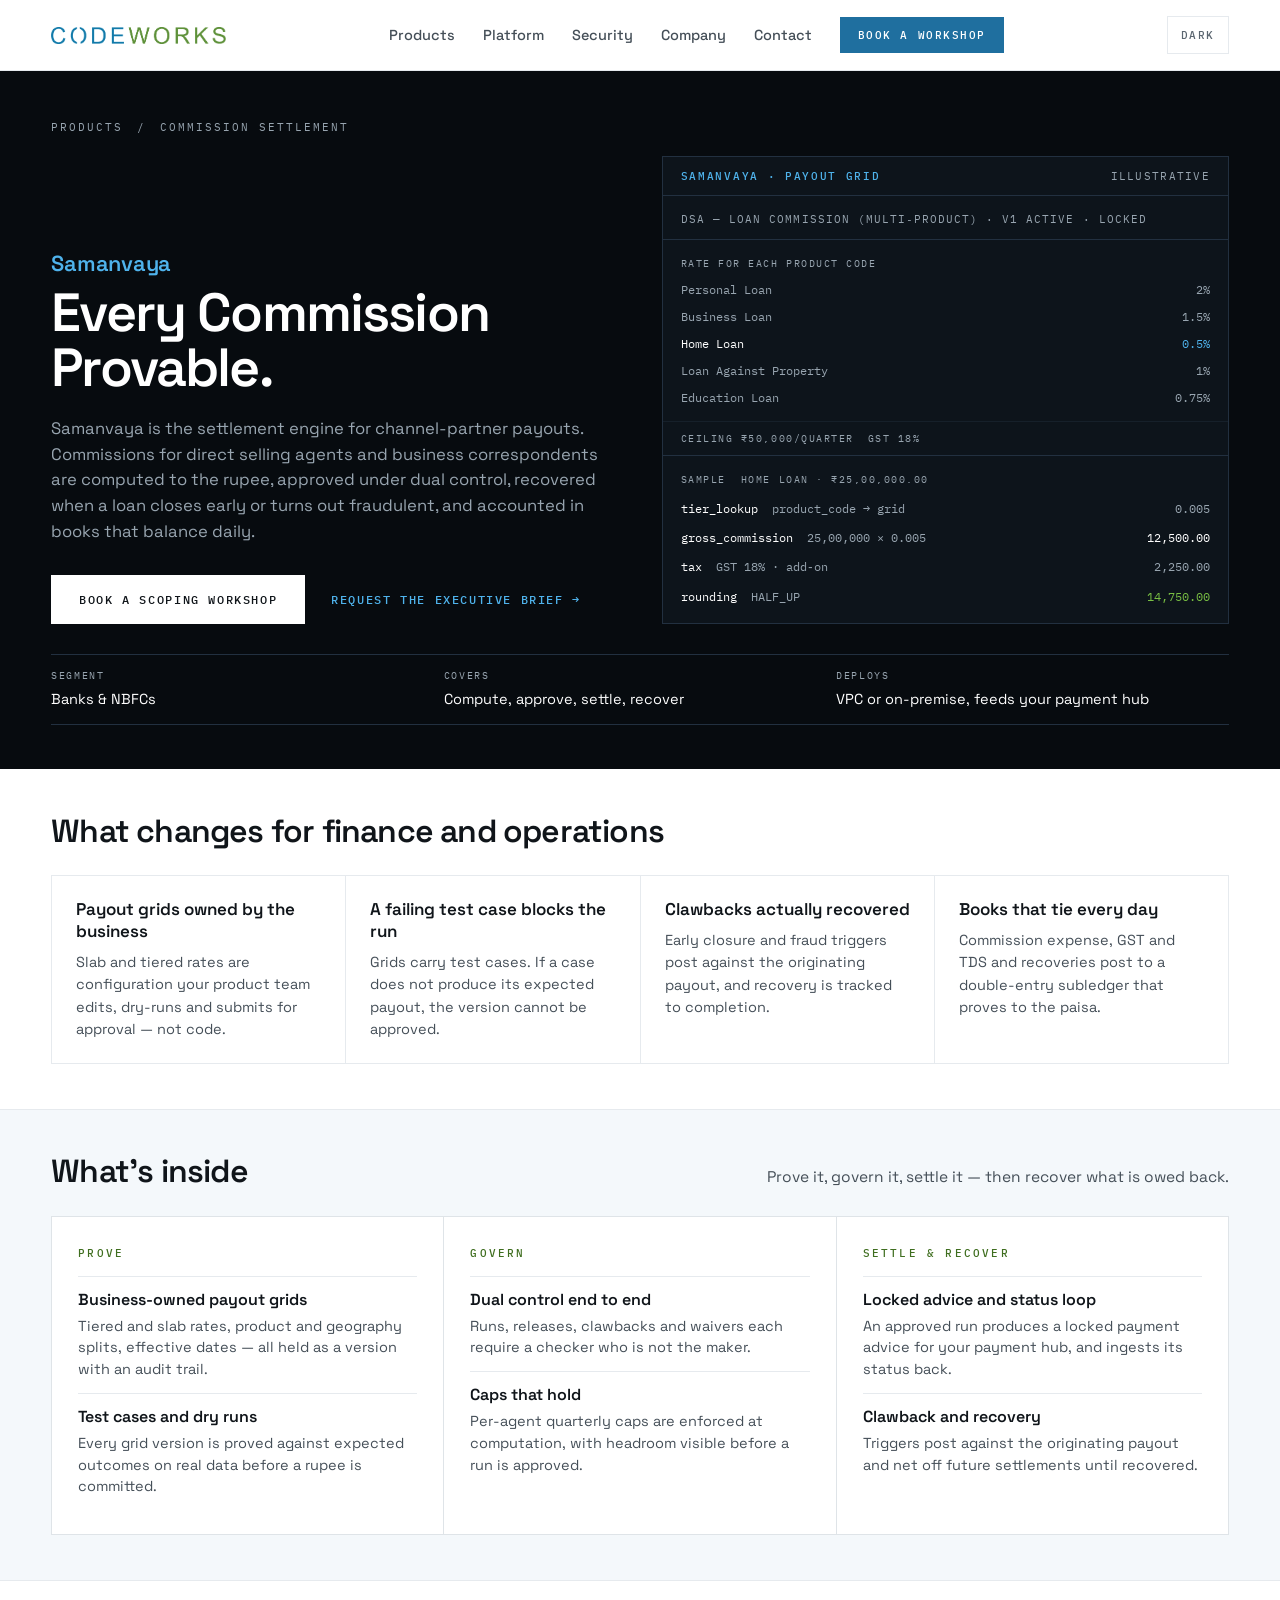
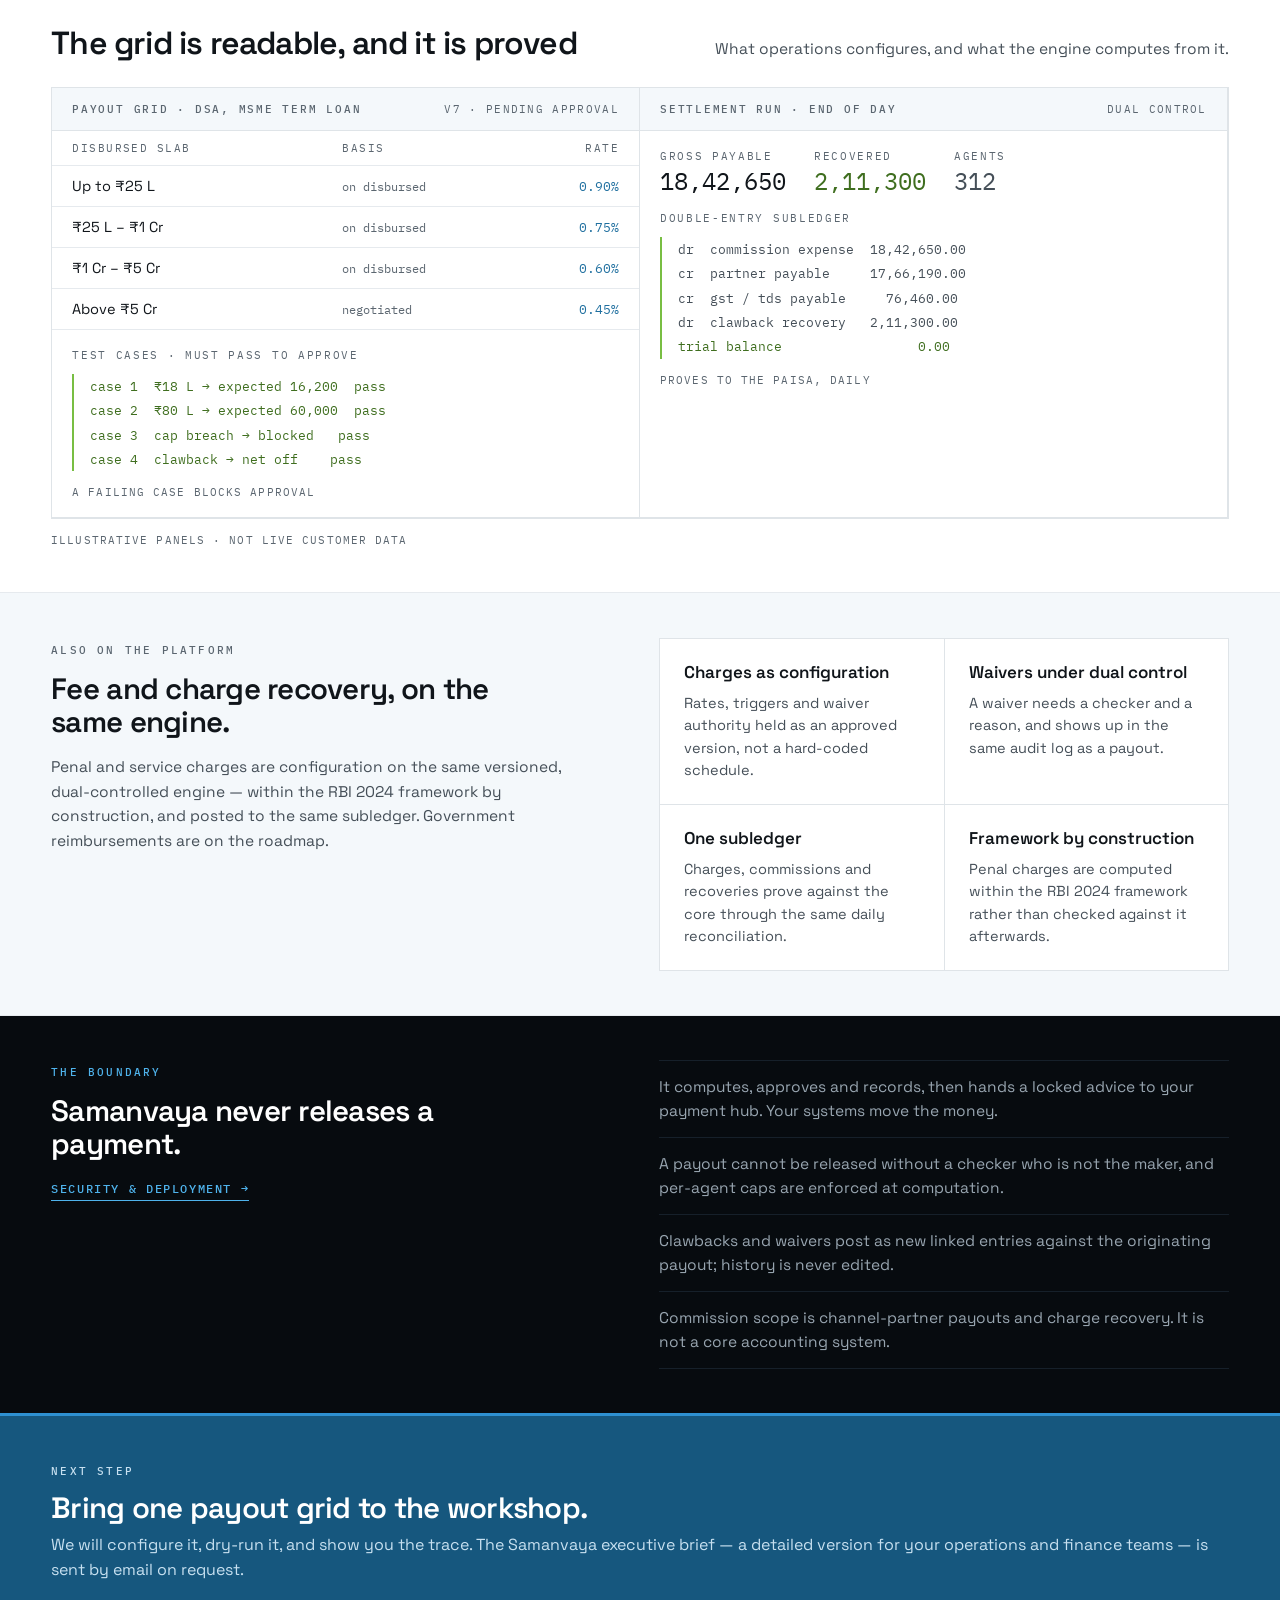
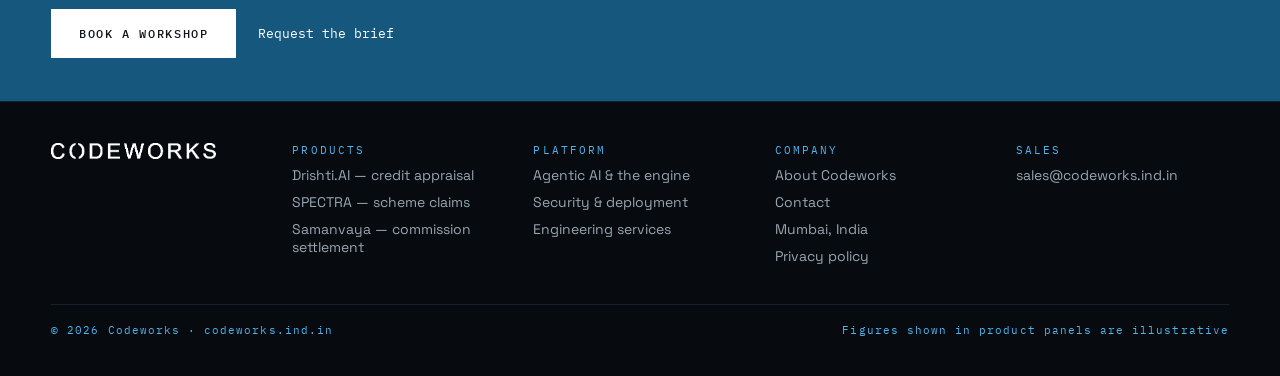
<file: samanvaya.html>
<!DOCTYPE html>
<html lang="en">
<head>
<meta charset="utf-8">
<title>Samanvaya — channel-partner commission settlement | Codeworks</title>
<meta name="description" content="Commissions for DSAs and business correspondents computed to the rupee, approved under dual control, clawbacks recovered, and posted to a double-entry subledger that balances daily.">
<link rel="canonical" href="https://codeworks.ind.in/samanvaya.html">
<meta property="og:type" content="website">
<meta property="og:site_name" content="Codeworks">
<meta property="og:title" content="Samanvaya — channel-partner commission settlement | Codeworks">
<meta property="og:description" content="Commissions for DSAs and business correspondents computed to the rupee, approved under dual control, clawbacks recovered, and posted to a double-entry subledger that balances daily.">
<meta property="og:url" content="https://codeworks.ind.in/samanvaya.html">
<meta property="og:image" content="https://codeworks.ind.in/og-card.png">
<meta property="og:image:width" content="1200">
<meta property="og:image:height" content="630">
<meta name="twitter:card" content="summary_large_image">
<meta name="twitter:image" content="https://codeworks.ind.in/og-card.png">
<meta name="twitter:title" content="Samanvaya — channel-partner commission settlement | Codeworks">
<meta name="twitter:description" content="Commissions for DSAs and business correspondents computed to the rupee, approved under dual control, clawbacks recovered, and posted to a double-entry subledger that balances daily.">
<meta name="theme-color" content="#070B0F">
<meta name="viewport" content="width=device-width, initial-scale=1">
<link rel="icon" href="favicon-32.png" sizes="32x32">
<link rel="icon" href="icon-512.png" sizes="512x512">
<link rel="apple-touch-icon" href="apple-touch-icon.png">
<link rel="preconnect" href="https://fonts.googleapis.com">
<link rel="preconnect" href="https://fonts.gstatic.com" crossorigin>
<link rel="stylesheet" href="https://fonts.googleapis.com/css2?family=Space+Grotesk:wght@400;500;600;700&family=IBM+Plex+Mono:wght@400;500&display=swap">
<link rel="stylesheet" href="site.css">
<script>(function(){try{document.documentElement.setAttribute('data-theme',localStorage.getItem('cw-theme')||'light');}catch(e){}})();</script>
</head>
<body>
<div style="background:var(--card);color:var(--ink-2);overflow-x:hidden">

  <div style="position:sticky;top:0;z-index:40;background:var(--card);border-bottom:1px solid var(--rule)">
    <div style="max-width:1440px;margin:0 auto;padding-left:clamp(20px,4vw,64px);padding-right:clamp(20px,4vw,64px);padding-top:16px;padding-bottom:16px;display:flex;flex-wrap:wrap;align-items:center;justify-content:space-between;gap:14px 24px">
      <a href="index.html" style="flex:0 0 auto;display:block"><img src="codeworks-logo.png" alt="Codeworks" data-cw-logo="light" style="height:17px;width:auto"><img src="codeworks-logo-reversed.png" alt="Codeworks" data-cw-logo="dark" style="height:17px;width:auto"></a>
      
        <div class="cw-nav" id="cw-nav">
          <button type="button" onclick="cwToggleMenu()" class="cw-products" id="cw-products">Products</button>
          <a href="platform.html" style="font-size:14.5px;font-weight:500;color:var(--ink-2)">Platform</a>
          <a href="security.html" style="font-size:14.5px;font-weight:500;color:var(--ink-2)">Security</a>
          <a href="company.html" style="font-size:14.5px;font-weight:500;color:var(--ink-2)">Company</a>
          <a href="contact.html" style="font-size:14.5px;font-weight:500;color:var(--ink-2)">Contact</a>
          <a href="contact.html" style="font-family:'IBM Plex Mono',monospace;font-size:11px;font-weight:500;letter-spacing:0.14em;text-transform:uppercase;color:var(--btn-ink);background:var(--btn-bg);padding:11px 18px" class="hv-4">Book a workshop</a>
        </div>
      
      <button type="button" onclick="cwToggleTheme()" style="font-family:'IBM Plex Mono',monospace;font-size:10.5px;font-weight:500;letter-spacing:0.14em;text-transform:uppercase;color:var(--ink-3);background:none;border:1px solid var(--rule);padding:11px 13px;cursor:pointer;flex:0 0 auto" class="hv-1 cw-chrome"><span id="cw-theme-label">Dark</span></button>
      
        <button type="button" onclick="cwToggleNav()" class="cw-menu-btn hv-1 cw-chrome" aria-label="Menu" style="font-family:'IBM Plex Mono',monospace;font-size:11px;font-weight:500;letter-spacing:0.14em;text-transform:uppercase;color:var(--ink-2);background:none;border:1px solid var(--rule);padding:11px 14px;cursor:pointer;flex:0 0 auto" >Menu</button>
      
    </div>
    <div class="cw-panel" id="cw-panel">
      <div style="max-width:1440px;margin:0 auto;padding:26px clamp(20px,4vw,64px) 30px;display:grid;grid-template-columns:repeat(auto-fit,minmax(min(100%,240px),1fr));gap:0;border-top:1px solid var(--rule);border-left:1px solid var(--rule)">
        <a href="drishti-ai.html" style="display:block;padding:18px 22px;border-right:1px solid var(--rule);border-bottom:1px solid var(--rule);color:inherit" class="hv-2">
          <span style="font-family:'IBM Plex Mono',monospace;font-size:10.5px;letter-spacing:0.16em;text-transform:uppercase;color:var(--ink-3)">Credit appraisal</span>
          <h3 style="margin:8px 0 0;font-size:18px;font-weight:600;color:var(--ink)">Drishti.AI</h3>
          <p style="margin:6px 0 0;font-size:14.5px;line-height:1.5;color:var(--ink-2)">Appraisal from application to post-sanction monitoring.</p>
        </a>
        <a href="spectra.html" style="display:block;padding:18px 22px;border-right:1px solid var(--rule);border-bottom:1px solid var(--rule);color:inherit" class="hv-2">
          <span style="font-family:'IBM Plex Mono',monospace;font-size:10.5px;letter-spacing:0.16em;text-transform:uppercase;color:var(--ink-3)">Government scheme claims</span>
          <h3 style="margin:8px 0 0;font-size:18px;font-weight:600;color:var(--ink)">SPECTRA</h3>
          <p style="margin:6px 0 0;font-size:14.5px;line-height:1.5;color:var(--ink-2)">Subvention and subsidy claims, computed to reconciled.</p>
        </a>
        <a href="samanvaya.html" style="display:block;padding:18px 22px;border-right:1px solid var(--rule);border-bottom:1px solid var(--rule);color:inherit" class="hv-2">
          <span style="font-family:'IBM Plex Mono',monospace;font-size:10.5px;letter-spacing:0.16em;text-transform:uppercase;color:var(--ink-3)">Commission settlement</span>
          <h3 style="margin:8px 0 0;font-size:18px;font-weight:600;color:var(--ink)">Samanvaya</h3>
          <p style="margin:6px 0 0;font-size:14.5px;line-height:1.5;color:var(--ink-2)">Channel-partner payouts, clawbacks and the subledger.</p>
        </a>
      </div>
    </div>
  </div>

  <div style="background:var(--band)">
    <div style="max-width:1440px;margin:0 auto;padding-left:clamp(20px,4vw,64px);padding-right:clamp(20px,4vw,64px);padding-top:clamp(32px,3.8vw,58px);padding-bottom:clamp(30px,3.4vw,50px)">
      <div style="display:flex;flex-wrap:wrap;align-items:center;gap:10px 14px;font-family:'IBM Plex Mono',monospace;font-size:11px;letter-spacing:0.18em;text-transform:uppercase;color:var(--band-ink)"><a href="index.html" style="color:var(--band-ink)">Products</a><span>/</span><span style="color:var(--band-ink)">Commission settlement</span></div>
      <div style="margin-top:22px;display:grid;grid-template-columns:repeat(auto-fit,minmax(min(100%,340px),1fr));gap:clamp(24px,3.4vw,60px);align-items:end">
        <div><p style="margin:0 0 10px;font-size:clamp(19px,1.7vw,23px);line-height:1;font-weight:600;letter-spacing:-0.01em;color:var(--band-accent)">Samanvaya</p><h1 style="margin:0;font-size:clamp(32px,4.2vw,58px);line-height:1.03;font-weight:600;letter-spacing:-0.034em;color:var(--band-head);max-width:20ch;text-wrap:balance">Every Commission Provable.</h1><p style="margin:20px 0 0;font-size:clamp(16.5px,1.3vw,19px);line-height:1.55;color:var(--band-ink);max-width:56ch;text-wrap:pretty">Samanvaya is the settlement engine for channel-partner payouts.<span class="cw-hide-sm"> Commissions for direct selling agents and business correspondents are computed to the rupee, approved under dual control, recovered when a loan closes early or turns out fraudulent, and accounted in books that balance daily.</span></p><div style="margin-top:clamp(24px,2.4vw,30px);display:flex;flex-wrap:wrap;align-items:center;gap:14px 26px"><a href="contact.html" style="font-family:'IBM Plex Mono',monospace;font-size:11.5px;font-weight:500;letter-spacing:0.14em;text-transform:uppercase;color:var(--btn-on-blue-ink);background:var(--btn-on-blue-bg);padding:17px 28px" class="hv-3">Book a scoping workshop</a><a href="contact.html" style="font-family:'IBM Plex Mono',monospace;font-size:11.5px;font-weight:500;letter-spacing:0.14em;text-transform:uppercase;color:var(--band-accent)">Request the executive brief &rarr;</a></div></div>
        <div class="cw-hero-panel" style="background:var(--band-2);border:1px solid var(--band-rule-2)"><div style="padding:12px 18px;border-bottom:1px solid var(--band-rule-2);display:flex;flex-wrap:wrap;gap:8px 16px;align-items:baseline;justify-content:space-between"><span style="font-family:'IBM Plex Mono',monospace;font-size:10.5px;font-weight:500;letter-spacing:0.16em;text-transform:uppercase;color:var(--band-accent)">Samanvaya &middot; payout grid</span><span style="font-family:'IBM Plex Mono',monospace;font-size:10.5px;letter-spacing:0.12em;text-transform:uppercase;color:var(--band-ink)">Illustrative</span></div><div style="padding:11px 18px;border-bottom:1px solid var(--band-rule-2)"><span style="font-family:'IBM Plex Mono',monospace;font-size:10.5px;letter-spacing:0.1em;text-transform:uppercase;color:var(--band-ink)">DSA &mdash; loan commission (multi&#8209;product) &middot; v1 active &middot; locked</span></div><div style="padding:11px 18px 2px"><span style="font-family:'IBM Plex Mono',monospace;font-size:9.5px;font-weight:400;letter-spacing:0.16em;text-transform:uppercase;color:var(--band-ink)">Rate for each product code</span></div><div style="padding:2px 18px 10px;border-bottom:1px solid var(--band-rule);display:grid;grid-template-columns:minmax(0,1fr) auto;gap:0 16px;align-items:baseline"><span style="font-family:'IBM Plex Mono',monospace;padding:6px 0;font-size:12px;color:var(--band-ink)">Personal Loan</span><span style="font-family:'IBM Plex Mono',monospace;padding:6px 0;font-size:12px;color:var(--band-ink);text-align:right;font-variant-numeric:tabular-nums">2%</span><span style="font-family:'IBM Plex Mono',monospace;padding:6px 0;font-size:12px;color:var(--band-ink)">Business Loan</span><span style="font-family:'IBM Plex Mono',monospace;padding:6px 0;font-size:12px;color:var(--band-ink);text-align:right;font-variant-numeric:tabular-nums">1.5%</span><span style="font-family:'IBM Plex Mono',monospace;padding:6px 0;font-size:12px;color:var(--band-head)">Home Loan</span><span style="font-family:'IBM Plex Mono',monospace;padding:6px 0;font-size:12px;color:var(--band-accent);text-align:right;font-variant-numeric:tabular-nums">0.5%</span><span class="cw-hide-sm" style="font-family:'IBM Plex Mono',monospace;padding:6px 0;font-size:12px;color:var(--band-ink)">Loan Against Property</span><span class="cw-hide-sm" style="font-family:'IBM Plex Mono',monospace;padding:6px 0;font-size:12px;color:var(--band-ink);text-align:right;font-variant-numeric:tabular-nums">1%</span><span class="cw-hide-sm" style="font-family:'IBM Plex Mono',monospace;padding:6px 0;font-size:12px;color:var(--band-ink)">Education Loan</span><span class="cw-hide-sm" style="font-family:'IBM Plex Mono',monospace;padding:6px 0;font-size:12px;color:var(--band-ink);text-align:right;font-variant-numeric:tabular-nums">0.75%</span></div><div style="padding:10px 18px;border-bottom:1px solid var(--band-rule-2);display:flex;flex-wrap:wrap;gap:6px 14px"><span style="font-family:'IBM Plex Mono',monospace;font-size:9.5px;font-weight:400;letter-spacing:0.16em;text-transform:uppercase;color:var(--band-ink)">Ceiling &#8377;50,000/quarter</span><span style="font-family:'IBM Plex Mono',monospace;font-size:9.5px;font-weight:400;letter-spacing:0.16em;text-transform:uppercase;color:var(--band-ink)">GST 18%</span></div><div style="padding:11px 18px 3px"><span style="font-family:'IBM Plex Mono',monospace;font-size:9.5px;font-weight:400;letter-spacing:0.16em;text-transform:uppercase;color:var(--band-ink)">Sample &nbsp;Home loan &middot; &#8377;25,00,000.00</span></div><div style="padding:3px 18px 12px;display:grid;grid-template-columns:minmax(0,1fr) auto;gap:0 16px;align-items:baseline"><span style="font-family:'IBM Plex Mono',monospace;padding:7px 0;font-size:12px;color:var(--band-head)">tier_lookup<span class="cw-hide-sm" style="color:var(--band-ink)"> &nbsp;product_code &rarr; grid</span></span><span style="font-family:'IBM Plex Mono',monospace;padding:7px 0;font-size:12px;color:var(--band-ink);text-align:right;font-variant-numeric:tabular-nums">0.005</span><span style="font-family:'IBM Plex Mono',monospace;padding:7px 0;font-size:12px;color:var(--band-head)">gross_commission<span class="cw-hide-sm" style="color:var(--band-ink)"> &nbsp;25,00,000 &times; 0.005</span></span><span style="font-family:'IBM Plex Mono',monospace;padding:7px 0;font-size:12px;color:var(--band-head);text-align:right;font-variant-numeric:tabular-nums">12,500.00</span><span style="font-family:'IBM Plex Mono',monospace;padding:7px 0;font-size:12px;color:var(--band-head)">tax<span class="cw-hide-sm" style="color:var(--band-ink)"> &nbsp;GST 18% &middot; add&#8209;on</span></span><span style="font-family:'IBM Plex Mono',monospace;padding:7px 0;font-size:12px;color:var(--band-ink);text-align:right;font-variant-numeric:tabular-nums">2,250.00</span><span style="font-family:'IBM Plex Mono',monospace;padding:7px 0;font-size:12px;color:var(--band-head)">rounding<span class="cw-hide-sm" style="color:var(--band-ink)"> &nbsp;HALF_UP</span></span><span style="font-family:'IBM Plex Mono',monospace;padding:7px 0;font-size:12px;color:var(--green-key);text-align:right;font-variant-numeric:tabular-nums">14,750.00</span></div></div>
      </div>
      <div style="margin-top:clamp(22px,2.4vw,34px);display:grid;grid-template-columns:repeat(auto-fit,minmax(min(100%,210px),1fr));gap:0;border-top:1px solid var(--band-rule-2)">
        <div style="padding:14px 0;padding-right:24px;border-bottom:1px solid var(--band-rule-2)"><p style="margin:0;font-family:'IBM Plex Mono',monospace;font-size:10px;letter-spacing:0.16em;text-transform:uppercase;color:var(--band-ink)">Segment</p><p style="margin:7px 0 0;font-size:14.5px;line-height:1.45;color:var(--band-head)">Banks &amp; NBFCs</p></div>
        <div style="padding:14px 0;padding-right:24px;border-bottom:1px solid var(--band-rule-2)"><p style="margin:0;font-family:'IBM Plex Mono',monospace;font-size:10px;letter-spacing:0.16em;text-transform:uppercase;color:var(--band-ink)">Covers</p><p style="margin:7px 0 0;font-size:14.5px;line-height:1.45;color:var(--band-head)">Compute, approve, settle, recover</p></div>
        <div style="padding:14px 0;padding-right:24px;border-bottom:1px solid var(--band-rule-2)"><p style="margin:0;font-family:'IBM Plex Mono',monospace;font-size:10px;letter-spacing:0.16em;text-transform:uppercase;color:var(--band-ink)">Deploys</p><p style="margin:7px 0 0;font-size:14.5px;line-height:1.45;color:var(--band-head)">VPC or on-premise, feeds your payment hub</p></div>
      </div>
    </div>
  </div>

  <div style="background:var(--bg)">
    <div style="max-width:1440px;margin:0 auto;padding-left:clamp(20px,4vw,64px);padding-right:clamp(20px,4vw,64px);padding-top:clamp(32px,3.5vw,54px);padding-bottom:clamp(32px,3.5vw,54px)">
      <h2 style="margin:0;font-size:clamp(24px,2.5vw,36px);line-height:1.1;font-weight:600;letter-spacing:-0.025em;color:var(--ink)">What changes for finance and operations</h2><div style="margin-top:26px"><div data-reveal="1" style="display:grid;grid-template-columns:repeat(auto-fit,minmax(min(100%,250px),1fr));gap:0;border-top:1px solid var(--rule);border-left:1px solid var(--rule)"><div style="border-right:1px solid var(--rule);border-bottom:1px solid var(--rule);padding:22px 24px"><h3 style="margin:0;font-size:17px;font-weight:600;color:var(--ink)">Payout grids owned by the business</h3><p style="margin:9px 0 0;font-size:14.5px;line-height:1.55;color:var(--ink-2)">Slab and tiered rates are configuration your product team edits, dry-runs and submits for approval — not code.</p></div><div style="border-right:1px solid var(--rule);border-bottom:1px solid var(--rule);padding:22px 24px"><h3 style="margin:0;font-size:17px;font-weight:600;color:var(--ink)">A failing test case blocks the run</h3><p style="margin:9px 0 0;font-size:14.5px;line-height:1.55;color:var(--ink-2)">Grids carry test cases. If a case does not produce its expected payout, the version cannot be approved.</p></div><div style="border-right:1px solid var(--rule);border-bottom:1px solid var(--rule);padding:22px 24px"><h3 style="margin:0;font-size:17px;font-weight:600;color:var(--ink)">Clawbacks actually recovered</h3><p style="margin:9px 0 0;font-size:14.5px;line-height:1.55;color:var(--ink-2)">Early closure and fraud triggers post against the originating payout, and recovery is tracked to completion.</p></div><div style="border-right:1px solid var(--rule);border-bottom:1px solid var(--rule);padding:22px 24px"><h3 style="margin:0;font-size:17px;font-weight:600;color:var(--ink)">Books that tie every day</h3><p style="margin:9px 0 0;font-size:14.5px;line-height:1.55;color:var(--ink-2)">Commission expense, GST and TDS and recoveries post to a double-entry subledger that proves to the paisa.</p></div></div></div>
    </div>
  </div>

  <div style="background:var(--bg-2);border-top:1px solid var(--rule);border-bottom:1px solid var(--rule)">
    <div style="max-width:1440px;margin:0 auto;padding-left:clamp(20px,4vw,64px);padding-right:clamp(20px,4vw,64px);padding-top:clamp(32px,3.5vw,54px);padding-bottom:clamp(32px,3.5vw,54px)">
      <div style="display:flex;flex-wrap:wrap;gap:14px 40px;align-items:baseline;justify-content:space-between"><h2 style="margin:0;font-size:clamp(24px,2.5vw,36px);line-height:1.1;font-weight:600;letter-spacing:-0.025em;color:var(--ink)">What's inside</h2><p style="margin:0;font-size:15.5px;line-height:1.55;color:var(--ink-2);max-width:56ch">Prove it, govern it, settle it — then recover what is owed back.</p></div><div style="margin-top:26px;display:grid;grid-template-columns:repeat(auto-fit,minmax(min(100%,280px),1fr));gap:0;border-top:1px solid var(--rule-2);border-left:1px solid var(--rule-2)"><div style="background:var(--card);border-right:1px solid var(--rule-2);border-bottom:1px solid var(--rule-2);padding:24px 26px"><span style="font-family:'IBM Plex Mono',monospace;font-size:11px;font-weight:500;letter-spacing:0.2em;text-transform:uppercase;color:var(--green)">Prove</span><div style="margin-top:14px;display:flex;flex-direction:column;gap:0"><div style="padding:12px 0;border-top:1px solid var(--rule)"><h3 style="margin:0;font-size:16px;font-weight:600;color:var(--ink)">Business-owned payout grids</h3><p style="margin:6px 0 0;font-size:14.5px;line-height:1.5;color:var(--ink-2)">Tiered and slab rates, product and geography splits, effective dates — all held as a version with an audit trail.</p></div><div style="padding:12px 0;border-top:1px solid var(--rule)"><h3 style="margin:0;font-size:16px;font-weight:600;color:var(--ink)">Test cases and dry runs</h3><p style="margin:6px 0 0;font-size:14.5px;line-height:1.5;color:var(--ink-2)">Every grid version is proved against expected outcomes on real data before a rupee is committed.</p></div></div></div><div style="background:var(--card);border-right:1px solid var(--rule-2);border-bottom:1px solid var(--rule-2);padding:24px 26px"><span style="font-family:'IBM Plex Mono',monospace;font-size:11px;font-weight:500;letter-spacing:0.2em;text-transform:uppercase;color:var(--green)">Govern</span><div style="margin-top:14px;display:flex;flex-direction:column;gap:0"><div style="padding:12px 0;border-top:1px solid var(--rule)"><h3 style="margin:0;font-size:16px;font-weight:600;color:var(--ink)">Dual control end to end</h3><p style="margin:6px 0 0;font-size:14.5px;line-height:1.5;color:var(--ink-2)">Runs, releases, clawbacks and waivers each require a checker who is not the maker.</p></div><div style="padding:12px 0;border-top:1px solid var(--rule)"><h3 style="margin:0;font-size:16px;font-weight:600;color:var(--ink)">Caps that hold</h3><p style="margin:6px 0 0;font-size:14.5px;line-height:1.5;color:var(--ink-2)">Per-agent quarterly caps are enforced at computation, with headroom visible before a run is approved.</p></div></div></div><div style="background:var(--card);border-right:1px solid var(--rule-2);border-bottom:1px solid var(--rule-2);padding:24px 26px"><span style="font-family:'IBM Plex Mono',monospace;font-size:11px;font-weight:500;letter-spacing:0.2em;text-transform:uppercase;color:var(--green)">Settle &amp; recover</span><div style="margin-top:14px;display:flex;flex-direction:column;gap:0"><div style="padding:12px 0;border-top:1px solid var(--rule)"><h3 style="margin:0;font-size:16px;font-weight:600;color:var(--ink)">Locked advice and status loop</h3><p style="margin:6px 0 0;font-size:14.5px;line-height:1.5;color:var(--ink-2)">An approved run produces a locked payment advice for your payment hub, and ingests its status back.</p></div><div style="padding:12px 0;border-top:1px solid var(--rule)"><h3 style="margin:0;font-size:16px;font-weight:600;color:var(--ink)">Clawback and recovery</h3><p style="margin:6px 0 0;font-size:14.5px;line-height:1.5;color:var(--ink-2)">Triggers post against the originating payout and net off future settlements until recovered.</p></div></div></div></div>
    </div>
  </div>

  <div style="background:var(--bg)">
    <div style="max-width:1440px;margin:0 auto;padding-left:clamp(20px,4vw,64px);padding-right:clamp(20px,4vw,64px);padding-top:clamp(32px,3.5vw,54px);padding-bottom:clamp(32px,3.5vw,54px)">
      <div style="display:flex;flex-wrap:wrap;gap:14px 40px;align-items:baseline;justify-content:space-between"><h2 style="margin:0;font-size:clamp(24px,2.5vw,36px);line-height:1.1;font-weight:600;letter-spacing:-0.025em;color:var(--ink)">The grid is readable, and it is proved</h2><p style="margin:0;font-size:15.5px;line-height:1.55;color:var(--ink-2);max-width:56ch">What operations configures, and what the engine computes from it.</p></div><div style="margin-top:26px;display:grid;grid-template-columns:repeat(auto-fit,minmax(min(100%,320px),1fr));gap:0;border:1px solid var(--rule-2)"><div style="border-right:1px solid var(--rule-2);border-bottom:1px solid var(--rule-2)"><div style="padding:14px 20px;border-bottom:1px solid var(--rule-2);display:flex;flex-wrap:wrap;gap:10px 16px;align-items:baseline;justify-content:space-between;background:var(--bg-2)"><span style="font-family:'IBM Plex Mono',monospace;font-size:11px;font-weight:500;letter-spacing:0.16em;text-transform:uppercase;color:var(--ink-3)">Payout grid &middot; DSA, MSME term loan</span><span style="font-family:'IBM Plex Mono',monospace;font-size:11px;letter-spacing:0.12em;text-transform:uppercase;color:var(--ink-3)">v7 &middot; pending approval</span></div><div style="display:grid;grid-template-columns:minmax(0,1.4fr) minmax(0,1fr) 84px;padding:10px 20px;border-bottom:1px solid var(--rule);font-family:'IBM Plex Mono',monospace;font-size:10.5px;letter-spacing:0.14em;text-transform:uppercase;color:var(--ink-3)"><span>Disbursed slab</span><span>Basis</span><span style="text-align:right">Rate</span></div><div style="display:grid;grid-template-columns:minmax(0,1.4fr) minmax(0,1fr) 84px;padding:11px 20px;border-bottom:1px solid var(--rule);align-items:baseline"><span style="font-size:14.5px;color:var(--ink)">Up to &#8377;25 L</span><span style="font-family:'IBM Plex Mono',monospace;font-size:12px;color:var(--ink-3)">on disbursed</span><span style="font-family:'IBM Plex Mono',monospace;font-size:12.5px;color:var(--blue);text-align:right">0.90%</span></div><div style="display:grid;grid-template-columns:minmax(0,1.4fr) minmax(0,1fr) 84px;padding:11px 20px;border-bottom:1px solid var(--rule);align-items:baseline"><span style="font-size:14.5px;color:var(--ink)">&#8377;25 L &ndash; &#8377;1 Cr</span><span style="font-family:'IBM Plex Mono',monospace;font-size:12px;color:var(--ink-3)">on disbursed</span><span style="font-family:'IBM Plex Mono',monospace;font-size:12.5px;color:var(--blue);text-align:right">0.75%</span></div><div style="display:grid;grid-template-columns:minmax(0,1.4fr) minmax(0,1fr) 84px;padding:11px 20px;border-bottom:1px solid var(--rule);align-items:baseline"><span style="font-size:14.5px;color:var(--ink)">&#8377;1 Cr &ndash; &#8377;5 Cr</span><span style="font-family:'IBM Plex Mono',monospace;font-size:12px;color:var(--ink-3)">on disbursed</span><span style="font-family:'IBM Plex Mono',monospace;font-size:12.5px;color:var(--blue);text-align:right">0.60%</span></div><div style="display:grid;grid-template-columns:minmax(0,1.4fr) minmax(0,1fr) 84px;padding:11px 20px;border-bottom:1px solid var(--rule);align-items:baseline"><span style="font-size:14.5px;color:var(--ink)">Above &#8377;5 Cr</span><span style="font-family:'IBM Plex Mono',monospace;font-size:12px;color:var(--ink-3)">negotiated</span><span style="font-family:'IBM Plex Mono',monospace;font-size:12.5px;color:var(--blue);text-align:right">0.45%</span></div><div style="padding:18px 20px"><div><p style="margin:0;font-family:'IBM Plex Mono',monospace;font-size:10.5px;letter-spacing:0.16em;text-transform:uppercase;color:var(--ink-3)">Test cases &middot; must pass to approve</p><div style="margin-top:12px;font-family:'IBM Plex Mono',monospace;font-size:12.5px;line-height:1.95;color:var(--ink-2);border-left:2px solid var(--green-key);padding-left:16px;overflow-x:auto"><div style="color:var(--green)">case&nbsp;1&nbsp;&nbsp;&#8377;18&nbsp;L&nbsp;&rarr;&nbsp;expected&nbsp;16,200&nbsp;&nbsp;pass</div><div style="color:var(--green)">case&nbsp;2&nbsp;&nbsp;&#8377;80&nbsp;L&nbsp;&rarr;&nbsp;expected&nbsp;60,000&nbsp;&nbsp;pass</div><div style="color:var(--green)">case&nbsp;3&nbsp;&nbsp;cap&nbsp;breach&nbsp;&rarr;&nbsp;blocked&nbsp;&nbsp;&nbsp;pass</div><div style="color:var(--green)">case&nbsp;4&nbsp;&nbsp;clawback&nbsp;&rarr;&nbsp;net&nbsp;off&nbsp;&nbsp;&nbsp;&nbsp;pass</div></div><p style="margin:14px 0 0;font-family:'IBM Plex Mono',monospace;font-size:11px;letter-spacing:0.1em;color:var(--ink-3)">A FAILING CASE BLOCKS APPROVAL</p></div></div></div><div style="border-right:1px solid var(--rule-2);border-bottom:1px solid var(--rule-2)"><div style="padding:14px 20px;border-bottom:1px solid var(--rule-2);display:flex;flex-wrap:wrap;gap:10px 16px;align-items:baseline;justify-content:space-between;background:var(--bg-2)"><span style="font-family:'IBM Plex Mono',monospace;font-size:11px;font-weight:500;letter-spacing:0.16em;text-transform:uppercase;color:var(--ink-3)">Settlement run &middot; end of day</span><span style="font-family:'IBM Plex Mono',monospace;font-size:11px;letter-spacing:0.12em;text-transform:uppercase;color:var(--ink-3)">Dual control</span></div><div style="padding:18px 20px;display:flex;flex-wrap:wrap;gap:18px 28px"><div><p style="margin:0;font-family:'IBM Plex Mono',monospace;font-size:10.5px;letter-spacing:0.16em;text-transform:uppercase;color:var(--ink-3)">Gross payable</p><p style="margin:6px 0 0;font-family:'IBM Plex Mono',monospace;font-size:24px;line-height:1;color:var(--ink)">18,42,650</p></div><div><p style="margin:0;font-family:'IBM Plex Mono',monospace;font-size:10.5px;letter-spacing:0.16em;text-transform:uppercase;color:var(--ink-3)">Recovered</p><p style="margin:6px 0 0;font-family:'IBM Plex Mono',monospace;font-size:24px;line-height:1;color:var(--green)">2,11,300</p></div><div><p style="margin:0;font-family:'IBM Plex Mono',monospace;font-size:10.5px;letter-spacing:0.16em;text-transform:uppercase;color:var(--ink-3)">Agents</p><p style="margin:6px 0 0;font-family:'IBM Plex Mono',monospace;font-size:24px;line-height:1;color:var(--ink-2)">312</p></div></div><div style="padding:0 20px 18px"><div><p style="margin:0;font-family:'IBM Plex Mono',monospace;font-size:10.5px;letter-spacing:0.16em;text-transform:uppercase;color:var(--ink-3)">Double-entry subledger</p><div style="margin-top:12px;font-family:'IBM Plex Mono',monospace;font-size:12.5px;line-height:1.95;color:var(--ink-2);border-left:2px solid var(--green-key);padding-left:16px;overflow-x:auto"><div>dr&nbsp;&nbsp;commission&nbsp;expense&nbsp;&nbsp;18,42,650.00</div><div>cr&nbsp;&nbsp;partner&nbsp;payable&nbsp;&nbsp;&nbsp;&nbsp;&nbsp;17,66,190.00</div><div>cr&nbsp;&nbsp;gst&nbsp;/&nbsp;tds&nbsp;payable&nbsp;&nbsp;&nbsp;&nbsp;&nbsp;76,460.00</div><div>dr&nbsp;&nbsp;clawback&nbsp;recovery&nbsp;&nbsp;&nbsp;2,11,300.00</div><div style="color:var(--green)">trial&nbsp;balance&nbsp;&nbsp;&nbsp;&nbsp;&nbsp;&nbsp;&nbsp;&nbsp;&nbsp;&nbsp;&nbsp;&nbsp;&nbsp;&nbsp;&nbsp;&nbsp;&nbsp;0.00</div></div><p style="margin:14px 0 0;font-family:'IBM Plex Mono',monospace;font-size:11px;letter-spacing:0.1em;color:var(--ink-3)">PROVES TO THE PAISA, DAILY</p></div></div></div></div><p style="margin:14px 0 0;font-family:'IBM Plex Mono',monospace;font-size:11px;letter-spacing:0.1em;color:var(--ink-3)">ILLUSTRATIVE PANELS &middot; NOT LIVE CUSTOMER DATA</p>
    </div>
  </div>

  <div style="background:var(--bg-2);border-top:1px solid var(--rule);border-bottom:1px solid var(--rule)">
    <div style="max-width:1440px;margin:0 auto;padding-left:clamp(20px,4vw,64px);padding-right:clamp(20px,4vw,64px);padding-top:clamp(32px,3.5vw,54px);padding-bottom:clamp(32px,3.5vw,54px)">
      <div style="display:grid;grid-template-columns:repeat(auto-fit,minmax(min(100%,320px),1fr));gap:clamp(24px,3vw,52px);align-items:start"><div><span style="font-family:'IBM Plex Mono',monospace;font-size:11px;font-weight:500;letter-spacing:0.2em;text-transform:uppercase;color:var(--ink-3)">Also on the platform</span><h2 style="margin:14px 0 0;font-size:clamp(23px,2.3vw,32px);line-height:1.12;font-weight:600;letter-spacing:-0.025em;color:var(--ink);max-width:26ch">Fee and charge recovery, on the same engine.</h2><p style="margin:16px 0 0;font-size:15.5px;line-height:1.6;color:var(--ink-2);max-width:52ch">Penal and service charges are configuration on the same versioned, dual-controlled engine — within the RBI 2024 framework by construction, and posted to the same subledger. Government reimbursements are on the roadmap.</p></div><div data-reveal="1" style="display:grid;grid-template-columns:repeat(auto-fit,minmax(min(100%,220px),1fr));gap:0;border-top:1px solid var(--rule-2);border-left:1px solid var(--rule-2)"><div style="background:var(--card);border-right:1px solid var(--rule-2);border-bottom:1px solid var(--rule-2);padding:22px 24px"><h3 style="margin:0;font-size:17px;font-weight:600;color:var(--ink)">Charges as configuration</h3><p style="margin:9px 0 0;font-size:14.5px;line-height:1.55;color:var(--ink-2)">Rates, triggers and waiver authority held as an approved version, not a hard-coded schedule.</p></div><div style="background:var(--card);border-right:1px solid var(--rule-2);border-bottom:1px solid var(--rule-2);padding:22px 24px"><h3 style="margin:0;font-size:17px;font-weight:600;color:var(--ink)">Waivers under dual control</h3><p style="margin:9px 0 0;font-size:14.5px;line-height:1.55;color:var(--ink-2)">A waiver needs a checker and a reason, and shows up in the same audit log as a payout.</p></div><div style="background:var(--card);border-right:1px solid var(--rule-2);border-bottom:1px solid var(--rule-2);padding:22px 24px"><h3 style="margin:0;font-size:17px;font-weight:600;color:var(--ink)">One subledger</h3><p style="margin:9px 0 0;font-size:14.5px;line-height:1.55;color:var(--ink-2)">Charges, commissions and recoveries prove against the core through the same daily reconciliation.</p></div><div style="background:var(--card);border-right:1px solid var(--rule-2);border-bottom:1px solid var(--rule-2);padding:22px 24px"><h3 style="margin:0;font-size:17px;font-weight:600;color:var(--ink)">Framework by construction</h3><p style="margin:9px 0 0;font-size:14.5px;line-height:1.55;color:var(--ink-2)">Penal charges are computed within the RBI 2024 framework rather than checked against it afterwards.</p></div></div></div>
    </div>
  </div>

  <div style="background:var(--band);color:var(--band-ink)">
    <div style="max-width:1440px;margin:0 auto;padding-left:clamp(20px,4vw,64px);padding-right:clamp(20px,4vw,64px);padding-top:clamp(30px,3.4vw,52px);padding-bottom:clamp(30px,3.4vw,52px);display:grid;grid-template-columns:repeat(auto-fit,minmax(min(100%,300px),1fr));gap:clamp(24px,3vw,52px);align-items:start">
      <div><span style="font-family:'IBM Plex Mono',monospace;font-size:11px;font-weight:500;letter-spacing:0.2em;text-transform:uppercase;color:var(--band-accent)">The boundary</span><h2 style="margin:14px 0 0;font-size:clamp(23px,2.3vw,32px);line-height:1.12;font-weight:600;letter-spacing:-0.025em;color:var(--band-head);max-width:24ch">Samanvaya never releases a payment.</h2><p style="margin:16px 0 0"><a href="security.html" style="font-family:'IBM Plex Mono',monospace;font-size:11.5px;font-weight:500;letter-spacing:0.14em;text-transform:uppercase;color:var(--band-accent);border-bottom:1px solid var(--band-accent);padding-bottom:4px">Security &amp; deployment &rarr;</a></p></div>
      <div style="display:flex;flex-direction:column;gap:0"><p style="margin:0;padding:14px 0;border-top:1px solid var(--band-rule);font-size:15.5px;line-height:1.55;color:var(--band-ink)">It computes, approves and records, then hands a locked advice to your payment hub. Your systems move the money.</p><p style="margin:0;padding:14px 0;border-top:1px solid var(--band-rule);font-size:15.5px;line-height:1.55;color:var(--band-ink)">A payout cannot be released without a checker who is not the maker, and per-agent caps are enforced at computation.</p><p style="margin:0;padding:14px 0;border-top:1px solid var(--band-rule);font-size:15.5px;line-height:1.55;color:var(--band-ink)">Clawbacks and waivers post as new linked entries against the originating payout; history is never edited.</p><p style="margin:0;padding:14px 0;border-top:1px solid var(--band-rule);border-bottom:1px solid var(--band-rule);font-size:15.5px;line-height:1.55;color:var(--band-ink)">Commission scope is channel-partner payouts and charge recovery. It is not a core accounting system.</p></div>
    </div>
  </div>

  <div style="background:var(--blue-ground);border-top:3px solid var(--blue-key)">
    <div style="max-width:1440px;margin:0 auto;padding-left:clamp(20px,4vw,64px);padding-right:clamp(20px,4vw,64px);padding-top:clamp(30px,3.4vw,52px);padding-bottom:clamp(30px,3.4vw,52px);display:flex;flex-wrap:wrap;gap:26px 40px;align-items:center;justify-content:space-between">
      <div><span style="font-family:'IBM Plex Mono',monospace;font-size:11px;font-weight:500;letter-spacing:0.2em;text-transform:uppercase;color:var(--on-blue-ink)">Next step</span><p style="margin:12px 0 0;font-size:clamp(22px,2.3vw,32px);line-height:1.12;font-weight:600;letter-spacing:-0.025em;color:var(--on-blue-head)">Bring one payout grid to the workshop.</p><p style="margin:8px 0 0;font-size:16px;line-height:1.55;color:var(--on-blue-ink)">We will configure it, dry-run it, and show you the trace. The Samanvaya executive brief — a detailed version for your operations and finance teams — is sent by email on request.</p></div>
      <div style="display:flex;flex-wrap:wrap;gap:14px 22px;align-items:center"><a href="contact.html" style="font-family:'IBM Plex Mono',monospace;font-size:11.5px;font-weight:500;letter-spacing:0.14em;text-transform:uppercase;color:var(--btn-on-blue-ink);background:var(--btn-on-blue-bg);padding:17px 28px" class="hv-3">Book a workshop</a><a href="contact.html" style="font-family:'IBM Plex Mono',monospace;font-size:12.5px;color:var(--on-blue-head)">Request the brief</a></div>
    </div>
  </div>

  <div style="background:var(--band);border-top:1px solid var(--band-rule)">
    <div style="max-width:1440px;margin:0 auto;padding:clamp(30px,3.2vw,46px) clamp(20px,4vw,64px)">
      <div style="display:grid;grid-template-columns:repeat(auto-fit,minmax(170px,1fr));gap:28px;align-items:start">
        <a href="index.html" style="display:block"><img src="codeworks-logo-reversed.png" alt="Codeworks" style="height:16px;width:auto;display:block"></a>
        <div style="display:flex;flex-direction:column;gap:9px">
          <span style="font-family:'IBM Plex Mono',monospace;font-size:10.5px;letter-spacing:0.2em;text-transform:uppercase;color:var(--band-accent)">Products</span>
          <a href="drishti-ai.html" style="font-size:14px;color:var(--band-ink)">Drishti.AI &mdash; credit appraisal</a>
          <a href="spectra.html" style="font-size:14px;color:var(--band-ink)">SPECTRA &mdash; scheme claims</a>
          <a href="samanvaya.html" style="font-size:14px;color:var(--band-ink)">Samanvaya &mdash; commission settlement</a>
        </div>
        <div style="display:flex;flex-direction:column;gap:9px">
          <span style="font-family:'IBM Plex Mono',monospace;font-size:10.5px;letter-spacing:0.2em;text-transform:uppercase;color:var(--band-accent)">Platform</span>
          <a href="platform.html" style="font-size:14px;color:var(--band-ink)">Agentic AI &amp; the engine</a>
          <a href="security.html" style="font-size:14px;color:var(--band-ink)">Security &amp; deployment</a>
          <a href="services.html" style="font-size:14px;color:var(--band-ink)">Engineering services</a>
        </div>
        <div style="display:flex;flex-direction:column;gap:9px">
          <span style="font-family:'IBM Plex Mono',monospace;font-size:10.5px;letter-spacing:0.2em;text-transform:uppercase;color:var(--band-accent)">Company</span>
          <a href="company.html" style="font-size:14px;color:var(--band-ink)">About Codeworks</a>
          <a href="contact.html" style="font-size:14px;color:var(--band-ink)">Contact</a>
          <span style="font-size:14px;color:var(--band-ink)">Mumbai, India</span>
          <a href="privacy.html" style="font-size:14px;color:var(--band-ink)">Privacy policy</a>
        </div>
        <div style="display:flex;flex-direction:column;gap:9px">
          <span style="font-family:'IBM Plex Mono',monospace;font-size:10.5px;letter-spacing:0.2em;text-transform:uppercase;color:var(--band-accent)">Sales</span>
          <a href="contact.html" style="font-size:14px;color:var(--band-ink)">sales@codeworks.ind.in</a>
        </div>
      </div>
      <div style="margin-top:clamp(26px,3vw,42px);padding-top:18px;border-top:1px solid var(--band-rule);display:flex;flex-wrap:wrap;gap:8px 24px;justify-content:space-between">
        <p style="margin:0;font-family:'IBM Plex Mono',monospace;font-size:10.5px;letter-spacing:0.1em;color:var(--band-accent)">&copy; 2026 Codeworks &middot; codeworks.ind.in</p>
        <p style="margin:0;font-family:'IBM Plex Mono',monospace;font-size:10.5px;letter-spacing:0.1em;color:var(--band-accent)">Figures shown in product panels are illustrative</p>
      </div>
    </div>
  </div>

</div>
<script src="site.js"></script>
</body>
</html>
</file>
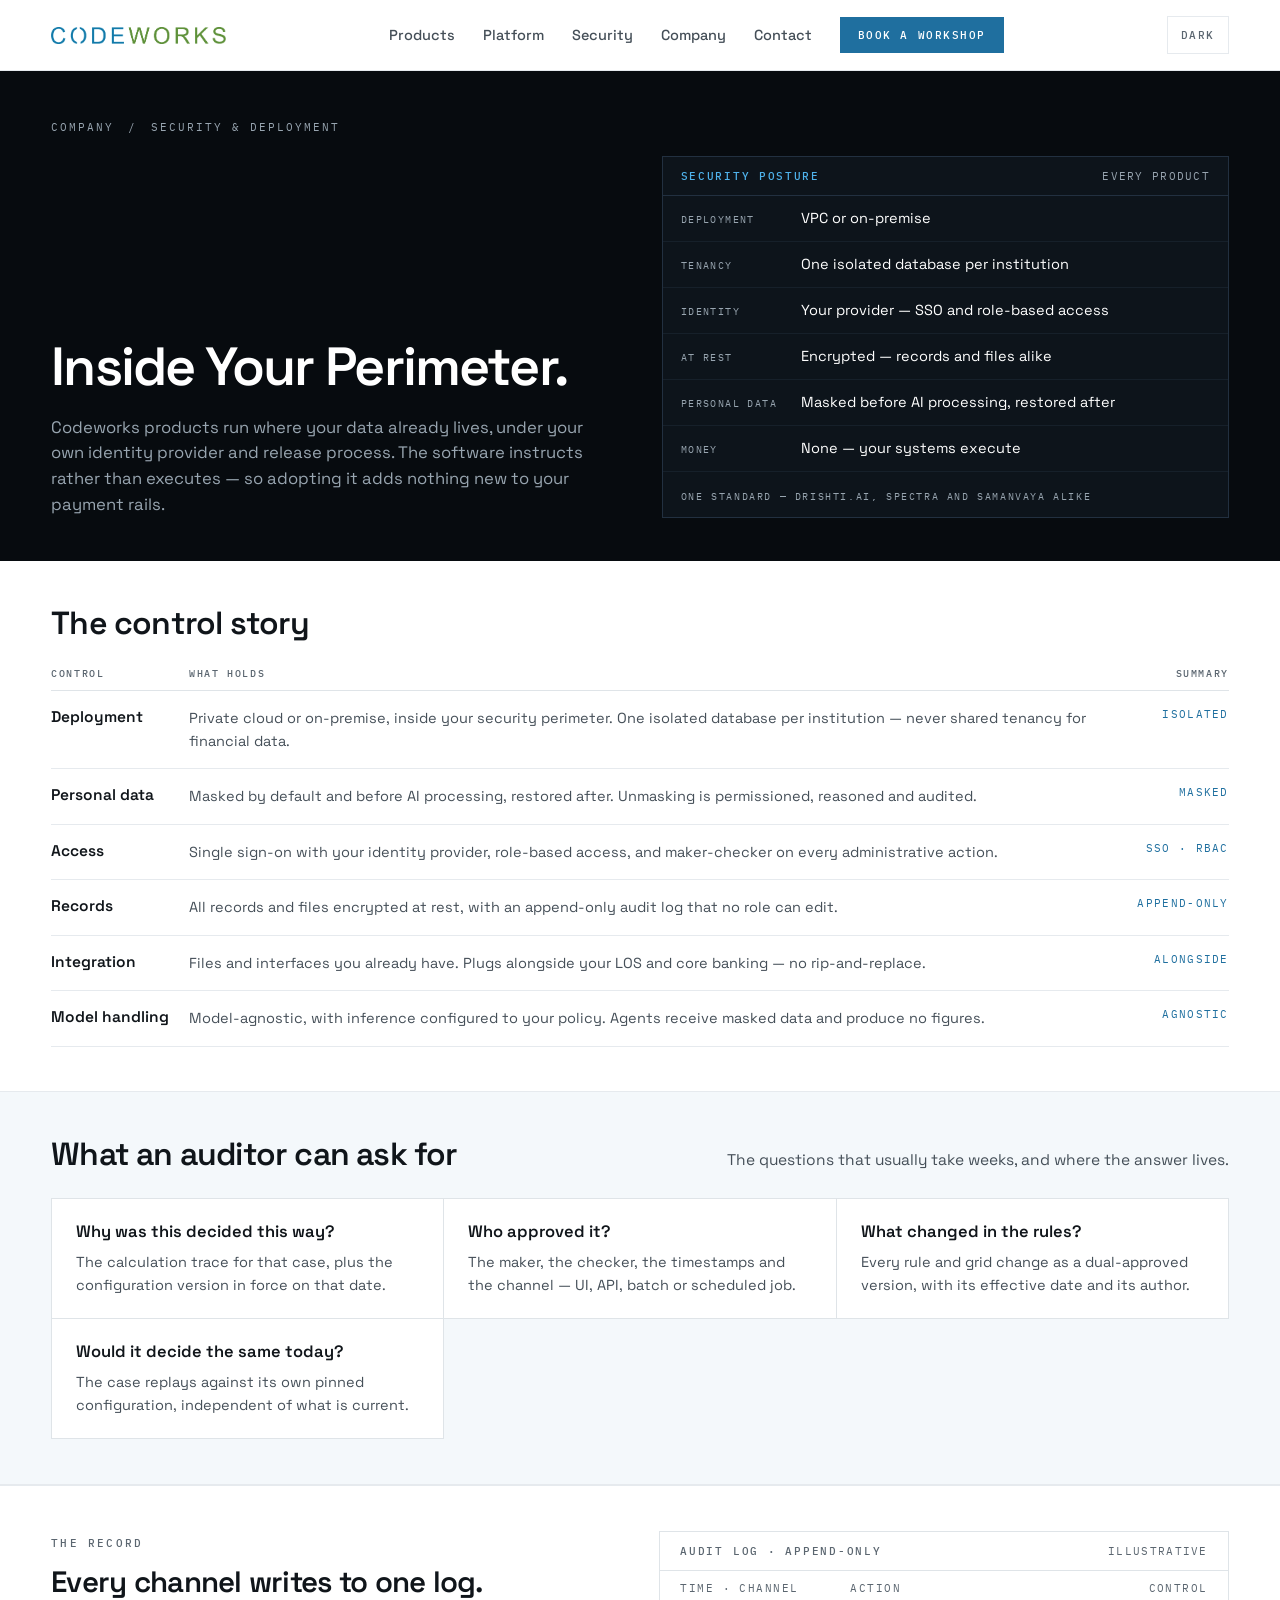
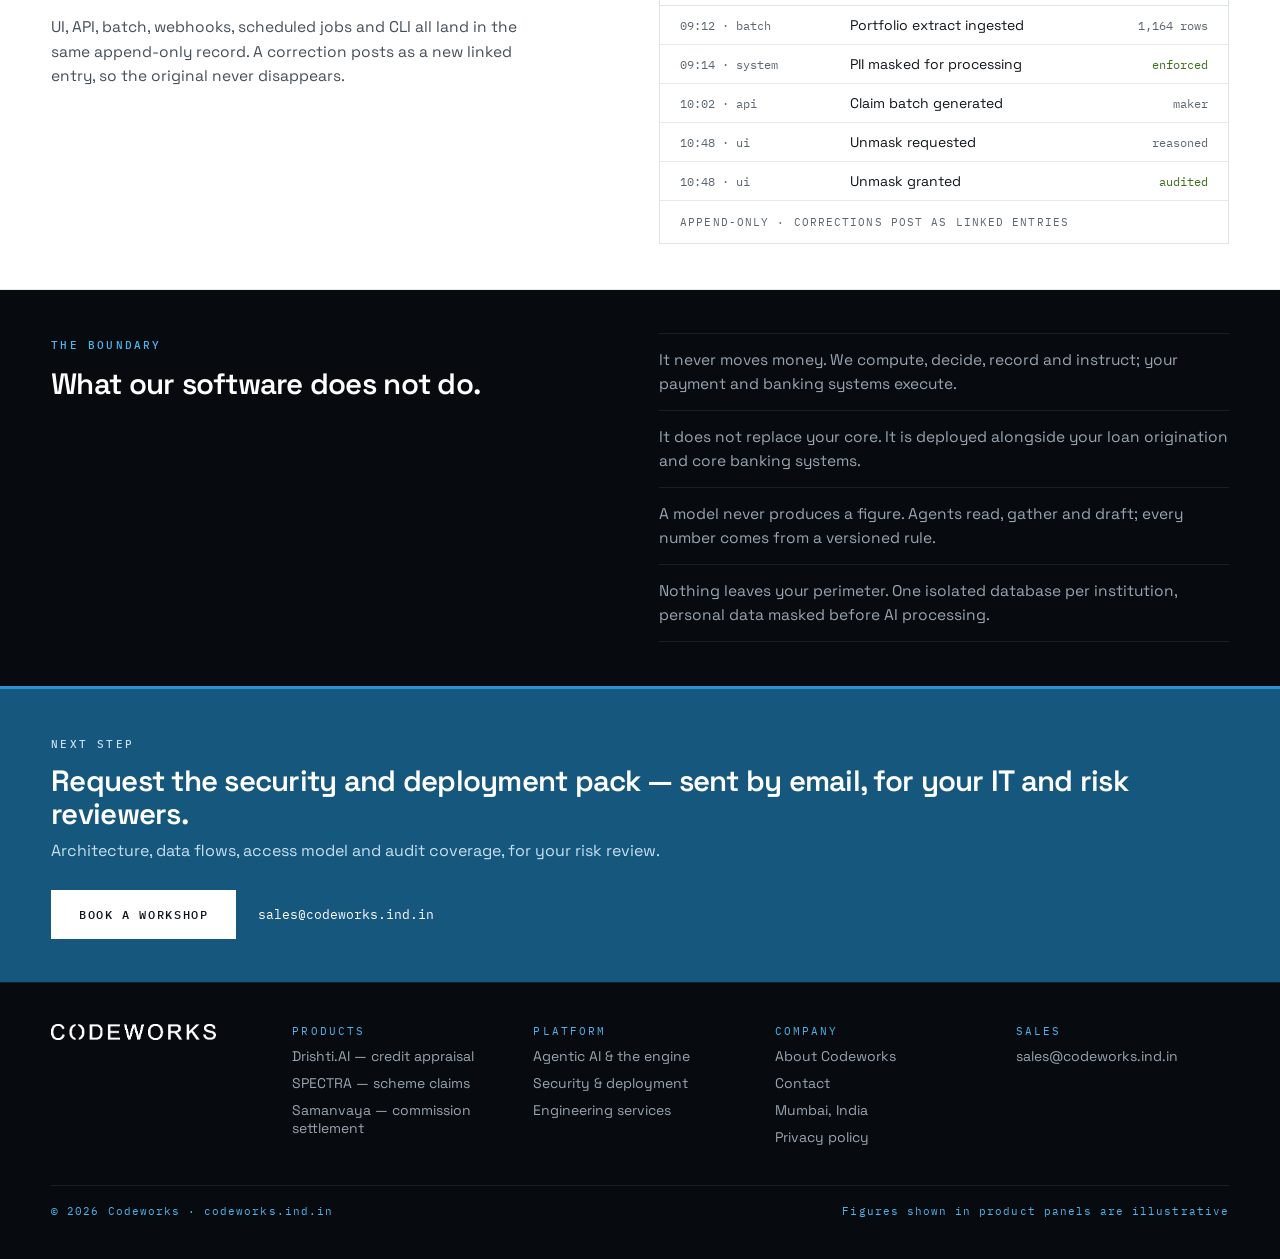
<file: security.html>
<!DOCTYPE html>
<html lang="en">
<head>
<meta charset="utf-8">
<title>Security & deployment — inside your perimeter | Codeworks</title>
<meta name="description" content="VPC or on-premise deployment, one isolated database per institution, personal data masked before AI processing, SSO with your identity provider, and an append-only audit log.">
<link rel="canonical" href="https://codeworks.ind.in/security.html">
<meta property="og:type" content="website">
<meta property="og:site_name" content="Codeworks">
<meta property="og:title" content="Security & deployment — inside your perimeter | Codeworks">
<meta property="og:description" content="VPC or on-premise deployment, one isolated database per institution, personal data masked before AI processing, SSO with your identity provider, and an append-only audit log.">
<meta property="og:url" content="https://codeworks.ind.in/security.html">
<meta property="og:image" content="https://codeworks.ind.in/og-card.png">
<meta property="og:image:width" content="1200">
<meta property="og:image:height" content="630">
<meta name="twitter:card" content="summary_large_image">
<meta name="twitter:image" content="https://codeworks.ind.in/og-card.png">
<meta name="twitter:title" content="Security & deployment — inside your perimeter | Codeworks">
<meta name="twitter:description" content="VPC or on-premise deployment, one isolated database per institution, personal data masked before AI processing, SSO with your identity provider, and an append-only audit log.">
<meta name="theme-color" content="#070B0F">
<meta name="viewport" content="width=device-width, initial-scale=1">
<link rel="icon" href="favicon-32.png" sizes="32x32">
<link rel="icon" href="icon-512.png" sizes="512x512">
<link rel="apple-touch-icon" href="apple-touch-icon.png">
<link rel="preconnect" href="https://fonts.googleapis.com">
<link rel="preconnect" href="https://fonts.gstatic.com" crossorigin>
<link rel="stylesheet" href="https://fonts.googleapis.com/css2?family=Space+Grotesk:wght@400;500;600;700&family=IBM+Plex+Mono:wght@400;500&display=swap">
<link rel="stylesheet" href="site.css">
<script>(function(){try{document.documentElement.setAttribute('data-theme',localStorage.getItem('cw-theme')||'light');}catch(e){}})();</script>
</head>
<body>
<div style="background:var(--card);color:var(--ink-2);overflow-x:hidden">

  <div style="position:sticky;top:0;z-index:40;background:var(--card);border-bottom:1px solid var(--rule)">
    <div style="max-width:1440px;margin:0 auto;padding-left:clamp(20px,4vw,64px);padding-right:clamp(20px,4vw,64px);padding-top:16px;padding-bottom:16px;display:flex;flex-wrap:wrap;align-items:center;justify-content:space-between;gap:14px 24px">
      <a href="index.html" style="flex:0 0 auto;display:block"><img src="codeworks-logo.png" alt="Codeworks" data-cw-logo="light" style="height:17px;width:auto"><img src="codeworks-logo-reversed.png" alt="Codeworks" data-cw-logo="dark" style="height:17px;width:auto"></a>
      
        <div class="cw-nav" id="cw-nav">
          <button type="button" onclick="cwToggleMenu()" class="cw-products" id="cw-products">Products</button>
          <a href="platform.html" style="font-size:14.5px;font-weight:500;color:var(--ink-2)">Platform</a>
          <a href="security.html" style="font-size:14.5px;font-weight:500;color:var(--ink-2)">Security</a>
          <a href="company.html" style="font-size:14.5px;font-weight:500;color:var(--ink-2)">Company</a>
          <a href="contact.html" style="font-size:14.5px;font-weight:500;color:var(--ink-2)">Contact</a>
          <a href="contact.html" style="font-family:'IBM Plex Mono',monospace;font-size:11px;font-weight:500;letter-spacing:0.14em;text-transform:uppercase;color:var(--btn-ink);background:var(--btn-bg);padding:11px 18px" class="hv-4">Book a workshop</a>
        </div>
      
      <button type="button" onclick="cwToggleTheme()" style="font-family:'IBM Plex Mono',monospace;font-size:10.5px;font-weight:500;letter-spacing:0.14em;text-transform:uppercase;color:var(--ink-3);background:none;border:1px solid var(--rule);padding:11px 13px;cursor:pointer;flex:0 0 auto" class="hv-1 cw-chrome"><span id="cw-theme-label">Dark</span></button>
      
        <button type="button" onclick="cwToggleNav()" class="cw-menu-btn hv-1 cw-chrome" aria-label="Menu" style="font-family:'IBM Plex Mono',monospace;font-size:11px;font-weight:500;letter-spacing:0.14em;text-transform:uppercase;color:var(--ink-2);background:none;border:1px solid var(--rule);padding:11px 14px;cursor:pointer;flex:0 0 auto" >Menu</button>
      
    </div>
    <div class="cw-panel" id="cw-panel">
      <div style="max-width:1440px;margin:0 auto;padding:26px clamp(20px,4vw,64px) 30px;display:grid;grid-template-columns:repeat(auto-fit,minmax(min(100%,240px),1fr));gap:0;border-top:1px solid var(--rule);border-left:1px solid var(--rule)">
        <a href="drishti-ai.html" style="display:block;padding:18px 22px;border-right:1px solid var(--rule);border-bottom:1px solid var(--rule);color:inherit" class="hv-2">
          <span style="font-family:'IBM Plex Mono',monospace;font-size:10.5px;letter-spacing:0.16em;text-transform:uppercase;color:var(--ink-3)">Credit appraisal</span>
          <h3 style="margin:8px 0 0;font-size:18px;font-weight:600;color:var(--ink)">Drishti.AI</h3>
          <p style="margin:6px 0 0;font-size:14.5px;line-height:1.5;color:var(--ink-2)">Appraisal from application to post-sanction monitoring.</p>
        </a>
        <a href="spectra.html" style="display:block;padding:18px 22px;border-right:1px solid var(--rule);border-bottom:1px solid var(--rule);color:inherit" class="hv-2">
          <span style="font-family:'IBM Plex Mono',monospace;font-size:10.5px;letter-spacing:0.16em;text-transform:uppercase;color:var(--ink-3)">Government scheme claims</span>
          <h3 style="margin:8px 0 0;font-size:18px;font-weight:600;color:var(--ink)">SPECTRA</h3>
          <p style="margin:6px 0 0;font-size:14.5px;line-height:1.5;color:var(--ink-2)">Subvention and subsidy claims, computed to reconciled.</p>
        </a>
        <a href="samanvaya.html" style="display:block;padding:18px 22px;border-right:1px solid var(--rule);border-bottom:1px solid var(--rule);color:inherit" class="hv-2">
          <span style="font-family:'IBM Plex Mono',monospace;font-size:10.5px;letter-spacing:0.16em;text-transform:uppercase;color:var(--ink-3)">Commission settlement</span>
          <h3 style="margin:8px 0 0;font-size:18px;font-weight:600;color:var(--ink)">Samanvaya</h3>
          <p style="margin:6px 0 0;font-size:14.5px;line-height:1.5;color:var(--ink-2)">Channel-partner payouts, clawbacks and the subledger.</p>
        </a>
      </div>
    </div>
  </div>

  <div style="background:var(--band)">
    <div style="max-width:1440px;margin:0 auto;padding-left:clamp(20px,4vw,64px);padding-right:clamp(20px,4vw,64px);padding-top:clamp(32px,3.8vw,58px);padding-bottom:clamp(30px,3.4vw,50px)">
      <div style="display:flex;flex-wrap:wrap;align-items:center;gap:10px 14px;font-family:'IBM Plex Mono',monospace;font-size:11px;letter-spacing:0.18em;text-transform:uppercase;color:var(--band-ink)"><a href="index.html" style="color:var(--band-ink)">Company</a><span>/</span><span style="color:var(--band-ink)">Security &amp; deployment</span></div>
      <div style="margin-top:22px;display:grid;grid-template-columns:repeat(auto-fit,minmax(min(100%,340px),1fr));gap:clamp(24px,3.4vw,60px);align-items:end">
        <div><h1 style="margin:0;font-size:clamp(32px,4.2vw,58px);line-height:1.03;font-weight:600;letter-spacing:-0.034em;color:var(--band-head);max-width:20ch;text-wrap:balance">Inside Your Perimeter.</h1><p style="margin:20px 0 0;font-size:clamp(16.5px,1.3vw,19px);line-height:1.55;color:var(--band-ink);max-width:56ch;text-wrap:pretty">Codeworks products run where your data already lives, under your own identity provider and release process. The software instructs rather than executes — so adopting it adds nothing new to your payment rails.</p></div>
        <div class="cw-hero-panel" style="background:var(--band-2);border:1px solid var(--band-rule-2);align-self:start"><div style="padding:12px 18px;border-bottom:1px solid var(--band-rule-2);display:flex;flex-wrap:wrap;gap:8px 16px;align-items:baseline;justify-content:space-between"><span style="font-family:'IBM Plex Mono',monospace;font-size:10.5px;font-weight:500;letter-spacing:0.16em;text-transform:uppercase;color:var(--band-accent)">Security posture</span><span style="font-family:'IBM Plex Mono',monospace;font-size:10.5px;letter-spacing:0.12em;text-transform:uppercase;color:var(--band-ink)">Every product</span></div><div style="padding:12px 18px;border-bottom:1px solid var(--band-rule);display:grid;grid-template-columns:minmax(0,104px) minmax(0,1fr);gap:4px 16px;align-items:baseline"><span style="font-family:'IBM Plex Mono',monospace;font-size:10px;letter-spacing:0.14em;text-transform:uppercase;color:var(--band-ink)">Deployment</span><span style="font-size:14.5px;line-height:1.45;color:var(--band-head)">VPC or on&#8209;premise</span></div><div style="padding:12px 18px;border-bottom:1px solid var(--band-rule);display:grid;grid-template-columns:minmax(0,104px) minmax(0,1fr);gap:4px 16px;align-items:baseline"><span style="font-family:'IBM Plex Mono',monospace;font-size:10px;letter-spacing:0.14em;text-transform:uppercase;color:var(--band-ink)">Tenancy</span><span style="font-size:14.5px;line-height:1.45;color:var(--band-head)">One isolated database per institution</span></div><div style="padding:12px 18px;border-bottom:1px solid var(--band-rule);display:grid;grid-template-columns:minmax(0,104px) minmax(0,1fr);gap:4px 16px;align-items:baseline"><span style="font-family:'IBM Plex Mono',monospace;font-size:10px;letter-spacing:0.14em;text-transform:uppercase;color:var(--band-ink)">Identity</span><span style="font-size:14.5px;line-height:1.45;color:var(--band-head)">Your provider &mdash; SSO and role&#8209;based access</span></div><div style="padding:12px 18px;border-bottom:1px solid var(--band-rule);display:grid;grid-template-columns:minmax(0,104px) minmax(0,1fr);gap:4px 16px;align-items:baseline"><span style="font-family:'IBM Plex Mono',monospace;font-size:10px;letter-spacing:0.14em;text-transform:uppercase;color:var(--band-ink)">At rest</span><span style="font-size:14.5px;line-height:1.45;color:var(--band-head)">Encrypted &mdash; records and files alike</span></div><div style="padding:12px 18px;border-bottom:1px solid var(--band-rule);display:grid;grid-template-columns:minmax(0,104px) minmax(0,1fr);gap:4px 16px;align-items:baseline"><span style="font-family:'IBM Plex Mono',monospace;font-size:10px;letter-spacing:0.14em;text-transform:uppercase;color:var(--band-ink)">Personal data</span><span style="font-size:14.5px;line-height:1.45;color:var(--band-head)">Masked before AI processing, restored after</span></div><div style="padding:12px 18px;border-bottom:1px solid var(--band-rule);display:grid;grid-template-columns:minmax(0,104px) minmax(0,1fr);gap:4px 16px;align-items:baseline"><span style="font-family:'IBM Plex Mono',monospace;font-size:10px;letter-spacing:0.14em;text-transform:uppercase;color:var(--band-ink)">Money</span><span style="font-size:14.5px;line-height:1.45;color:var(--band-head)">None &mdash; your systems execute</span></div><div style="padding:12px 18px"><span style="font-family:'IBM Plex Mono',monospace;font-size:10px;letter-spacing:0.16em;text-transform:uppercase;color:var(--band-ink)">One standard &mdash; Drishti.AI, SPECTRA and Samanvaya alike</span></div></div>
      </div>
    </div>
  </div>

  <div style="background:var(--bg)">
    <div style="max-width:1440px;margin:0 auto;padding-left:clamp(20px,4vw,64px);padding-right:clamp(20px,4vw,64px);padding-top:clamp(32px,3.5vw,54px);padding-bottom:clamp(32px,3.5vw,54px)">
      <h2 style="margin:0;font-size:clamp(24px,2.5vw,36px);line-height:1.1;font-weight:600;letter-spacing:-0.025em;color:var(--ink)">The control story</h2><div data-reveal="1" style="margin-top:26px;overflow-x:auto"><table class="cw-stack" style="width:100%;border-collapse:collapse;min-width:560px"><caption style="position:absolute;width:1px;height:1px;overflow:hidden;clip:rect(0 0 0 0);white-space:nowrap">Security controls and what each one guarantees</caption><thead><tr><th scope="col" style="font-family:'IBM Plex Mono',monospace;font-size:10px;font-weight:500;letter-spacing:0.16em;text-transform:uppercase;color:var(--ink-3);text-align:left;padding:0 20px 10px 0;border-bottom:1px solid var(--rule-2);white-space:nowrap">Control</th><th scope="col" style="font-family:'IBM Plex Mono',monospace;font-size:10px;font-weight:500;letter-spacing:0.16em;text-transform:uppercase;color:var(--ink-3);text-align:left;padding:0 20px 10px 0;border-bottom:1px solid var(--rule-2);white-space:nowrap">What holds</th><th scope="col" style="font-family:'IBM Plex Mono',monospace;font-size:10px;font-weight:500;letter-spacing:0.16em;text-transform:uppercase;color:var(--ink-3);text-align:right;padding:0 0 10px 20px;border-bottom:1px solid var(--rule-2);white-space:nowrap">Summary</th></tr></thead><tbody><tr><th scope="row" style="font-size:15.5px;font-weight:600;color:var(--ink);vertical-align:top;text-align:left;padding:16px 20px 16px 0;border-bottom:1px solid var(--rule);white-space:nowrap">Deployment</th><td style="font-size:14.5px;line-height:1.55;color:var(--ink-2);vertical-align:top;padding:16px 20px 16px 0;border-bottom:1px solid var(--rule)">Private cloud or on-premise, inside your security perimeter. One isolated database per institution &mdash; never shared tenancy for financial data.</td><td style="font-family:'IBM Plex Mono',monospace;font-size:11px;letter-spacing:0.12em;text-transform:uppercase;color:var(--blue);vertical-align:top;text-align:right;padding:16px 0 16px 20px;border-bottom:1px solid var(--rule);white-space:nowrap">Isolated</td></tr><tr><th scope="row" style="font-size:15.5px;font-weight:600;color:var(--ink);vertical-align:top;text-align:left;padding:16px 20px 16px 0;border-bottom:1px solid var(--rule);white-space:nowrap">Personal data</th><td style="font-size:14.5px;line-height:1.55;color:var(--ink-2);vertical-align:top;padding:16px 20px 16px 0;border-bottom:1px solid var(--rule)">Masked by default and before AI processing, restored after. Unmasking is permissioned, reasoned and audited.</td><td style="font-family:'IBM Plex Mono',monospace;font-size:11px;letter-spacing:0.12em;text-transform:uppercase;color:var(--blue);vertical-align:top;text-align:right;padding:16px 0 16px 20px;border-bottom:1px solid var(--rule);white-space:nowrap">Masked</td></tr><tr><th scope="row" style="font-size:15.5px;font-weight:600;color:var(--ink);vertical-align:top;text-align:left;padding:16px 20px 16px 0;border-bottom:1px solid var(--rule);white-space:nowrap">Access</th><td style="font-size:14.5px;line-height:1.55;color:var(--ink-2);vertical-align:top;padding:16px 20px 16px 0;border-bottom:1px solid var(--rule)">Single sign-on with your identity provider, role-based access, and maker-checker on every administrative action.</td><td style="font-family:'IBM Plex Mono',monospace;font-size:11px;letter-spacing:0.12em;text-transform:uppercase;color:var(--blue);vertical-align:top;text-align:right;padding:16px 0 16px 20px;border-bottom:1px solid var(--rule);white-space:nowrap">SSO &middot; RBAC</td></tr><tr><th scope="row" style="font-size:15.5px;font-weight:600;color:var(--ink);vertical-align:top;text-align:left;padding:16px 20px 16px 0;border-bottom:1px solid var(--rule);white-space:nowrap">Records</th><td style="font-size:14.5px;line-height:1.55;color:var(--ink-2);vertical-align:top;padding:16px 20px 16px 0;border-bottom:1px solid var(--rule)">All records and files encrypted at rest, with an append-only audit log that no role can edit.</td><td style="font-family:'IBM Plex Mono',monospace;font-size:11px;letter-spacing:0.12em;text-transform:uppercase;color:var(--blue);vertical-align:top;text-align:right;padding:16px 0 16px 20px;border-bottom:1px solid var(--rule);white-space:nowrap">Append-only</td></tr><tr><th scope="row" style="font-size:15.5px;font-weight:600;color:var(--ink);vertical-align:top;text-align:left;padding:16px 20px 16px 0;border-bottom:1px solid var(--rule);white-space:nowrap">Integration</th><td style="font-size:14.5px;line-height:1.55;color:var(--ink-2);vertical-align:top;padding:16px 20px 16px 0;border-bottom:1px solid var(--rule)">Files and interfaces you already have. Plugs alongside your LOS and core banking &mdash; no rip-and-replace.</td><td style="font-family:'IBM Plex Mono',monospace;font-size:11px;letter-spacing:0.12em;text-transform:uppercase;color:var(--blue);vertical-align:top;text-align:right;padding:16px 0 16px 20px;border-bottom:1px solid var(--rule);white-space:nowrap">Alongside</td></tr><tr><th scope="row" style="font-size:15.5px;font-weight:600;color:var(--ink);vertical-align:top;text-align:left;padding:16px 20px 16px 0;border-bottom:1px solid var(--rule);white-space:nowrap">Model handling</th><td style="font-size:14.5px;line-height:1.55;color:var(--ink-2);vertical-align:top;padding:16px 20px 16px 0;border-bottom:1px solid var(--rule)">Model-agnostic, with inference configured to your policy. Agents receive masked data and produce no figures.</td><td style="font-family:'IBM Plex Mono',monospace;font-size:11px;letter-spacing:0.12em;text-transform:uppercase;color:var(--blue);vertical-align:top;text-align:right;padding:16px 0 16px 20px;border-bottom:1px solid var(--rule);white-space:nowrap">Agnostic</td></tr></tbody></table></div>
    </div>
  </div>

  <div style="background:var(--bg-2);border-top:1px solid var(--rule);border-bottom:1px solid var(--rule)">
    <div style="max-width:1440px;margin:0 auto;padding-left:clamp(20px,4vw,64px);padding-right:clamp(20px,4vw,64px);padding-top:clamp(32px,3.5vw,54px);padding-bottom:clamp(32px,3.5vw,54px)">
      <div style="display:flex;flex-wrap:wrap;gap:14px 40px;align-items:baseline;justify-content:space-between"><h2 style="margin:0;font-size:clamp(24px,2.5vw,36px);line-height:1.1;font-weight:600;letter-spacing:-0.025em;color:var(--ink)">What an auditor can ask for</h2><p style="margin:0;font-size:15.5px;line-height:1.55;color:var(--ink-2);max-width:56ch">The questions that usually take weeks, and where the answer lives.</p></div><div style="margin-top:26px;display:grid;grid-template-columns:repeat(auto-fit,minmax(min(100%,300px),1fr));gap:0;border-top:1px solid var(--rule-2);border-left:1px solid var(--rule-2)"><div style="background:var(--card);border-right:1px solid var(--rule-2);border-bottom:1px solid var(--rule-2);padding:22px 24px"><h3 style="margin:0;font-size:16.5px;font-weight:600;color:var(--ink)">Why was this decided this way?</h3><p style="margin:9px 0 0;font-size:14.5px;line-height:1.55;color:var(--ink-2)">The calculation trace for that case, plus the configuration version in force on that date.</p></div><div style="background:var(--card);border-right:1px solid var(--rule-2);border-bottom:1px solid var(--rule-2);padding:22px 24px"><h3 style="margin:0;font-size:16.5px;font-weight:600;color:var(--ink)">Who approved it?</h3><p style="margin:9px 0 0;font-size:14.5px;line-height:1.55;color:var(--ink-2)">The maker, the checker, the timestamps and the channel — UI, API, batch or scheduled job.</p></div><div style="background:var(--card);border-right:1px solid var(--rule-2);border-bottom:1px solid var(--rule-2);padding:22px 24px"><h3 style="margin:0;font-size:16.5px;font-weight:600;color:var(--ink)">What changed in the rules?</h3><p style="margin:9px 0 0;font-size:14.5px;line-height:1.55;color:var(--ink-2)">Every rule and grid change as a dual-approved version, with its effective date and its author.</p></div><div style="background:var(--card);border-right:1px solid var(--rule-2);border-bottom:1px solid var(--rule-2);padding:22px 24px"><h3 style="margin:0;font-size:16.5px;font-weight:600;color:var(--ink)">Would it decide the same today?</h3><p style="margin:9px 0 0;font-size:14.5px;line-height:1.55;color:var(--ink-2)">The case replays against its own pinned configuration, independent of what is current.</p></div></div>
    </div>
  </div>

  <div style="background:var(--card);border-top:1px solid var(--rule);border-bottom:1px solid var(--rule)">
    <div style="max-width:1440px;margin:0 auto;padding:clamp(32px,3.5vw,54px) clamp(20px,4vw,64px);display:grid;grid-template-columns:repeat(auto-fit,minmax(min(100%,300px),1fr));gap:clamp(24px,3vw,52px);align-items:start">
      <div>
        <span style="font-family:'IBM Plex Mono',monospace;font-size:11px;font-weight:500;letter-spacing:0.2em;text-transform:uppercase;color:var(--ink-3)">The record</span>
        <h2 style="margin:14px 0 0;font-size:clamp(23px,2.3vw,32px);line-height:1.12;font-weight:600;letter-spacing:-0.025em;color:var(--ink);max-width:24ch">Every channel writes to one log.</h2>
        <p style="margin:16px 0 0;font-size:15.5px;line-height:1.6;color:var(--ink-2);max-width:50ch">UI, API, batch, webhooks, scheduled jobs and CLI all land in the same append-only record. A correction posts as a new linked entry, so the original never disappears.</p>
      </div>
      <div style="background:var(--card);border:1px solid var(--rule-2)">
        <div style="padding:12px 20px;border-bottom:1px solid var(--rule-2);display:flex;flex-wrap:wrap;gap:10px 16px;align-items:baseline;justify-content:space-between">
          <span style="font-family:'IBM Plex Mono',monospace;font-size:11px;font-weight:500;letter-spacing:0.16em;text-transform:uppercase;color:var(--ink-3)">Audit log &middot; append-only</span>
          <span style="font-family:'IBM Plex Mono',monospace;font-size:11px;letter-spacing:0.12em;text-transform:uppercase;color:var(--ink-3)">Illustrative</span>
        </div>
        <div style="display:grid;grid-template-columns:minmax(0,1.1fr) minmax(0,1.5fr) minmax(0,0.9fr);gap:12px;padding:10px 20px;border-bottom:1px solid var(--rule-2);font-family:'IBM Plex Mono',monospace;font-size:10.5px;letter-spacing:0.14em;text-transform:uppercase;color:var(--ink-3)">
          <span>Time &middot; channel</span><span>Action</span><span style="text-align:right">Control</span>
        </div>
        <div style="display:grid;grid-template-columns:minmax(0,1.1fr) minmax(0,1.5fr) minmax(0,0.9fr);gap:12px;padding:10px 20px;border-bottom:1px solid var(--rule);align-items:baseline"><span style="font-family:'IBM Plex Mono',monospace;font-size:12px;color:var(--ink-3)">09:12 &middot; batch</span><span style="font-size:14px;color:var(--ink)">Portfolio extract ingested</span><span style="font-family:'IBM Plex Mono',monospace;font-size:12px;color:var(--ink-3);text-align:right">1,164 rows</span></div>
        <div style="display:grid;grid-template-columns:minmax(0,1.1fr) minmax(0,1.5fr) minmax(0,0.9fr);gap:12px;padding:10px 20px;border-bottom:1px solid var(--rule);align-items:baseline"><span style="font-family:'IBM Plex Mono',monospace;font-size:12px;color:var(--ink-3)">09:14 &middot; system</span><span style="font-size:14px;color:var(--ink)">PII masked for processing</span><span style="font-family:'IBM Plex Mono',monospace;font-size:12px;color:var(--green);text-align:right">enforced</span></div>
        <div style="display:grid;grid-template-columns:minmax(0,1.1fr) minmax(0,1.5fr) minmax(0,0.9fr);gap:12px;padding:10px 20px;border-bottom:1px solid var(--rule);align-items:baseline"><span style="font-family:'IBM Plex Mono',monospace;font-size:12px;color:var(--ink-3)">10:02 &middot; api</span><span style="font-size:14px;color:var(--ink)">Claim batch generated</span><span style="font-family:'IBM Plex Mono',monospace;font-size:12px;color:var(--ink-3);text-align:right">maker</span></div>
        <div style="display:grid;grid-template-columns:minmax(0,1.1fr) minmax(0,1.5fr) minmax(0,0.9fr);gap:12px;padding:10px 20px;border-bottom:1px solid var(--rule);align-items:baseline"><span style="font-family:'IBM Plex Mono',monospace;font-size:12px;color:var(--ink-3)">10:48 &middot; ui</span><span style="font-size:14px;color:var(--ink)">Unmask requested</span><span style="font-family:'IBM Plex Mono',monospace;font-size:12px;color:var(--ink-3);text-align:right">reasoned</span></div>
        <div style="display:grid;grid-template-columns:minmax(0,1.1fr) minmax(0,1.5fr) minmax(0,0.9fr);gap:12px;padding:10px 20px;border-bottom:1px solid var(--rule);align-items:baseline"><span style="font-family:'IBM Plex Mono',monospace;font-size:12px;color:var(--ink-3)">10:48 &middot; ui</span><span style="font-size:14px;color:var(--ink)">Unmask granted</span><span style="font-family:'IBM Plex Mono',monospace;font-size:12px;color:var(--green);text-align:right">audited</span></div>
        <div style="padding:14px 20px"><p style="margin:0;font-family:'IBM Plex Mono',monospace;font-size:11px;letter-spacing:0.1em;color:var(--ink-3)">APPEND-ONLY &middot; CORRECTIONS POST AS LINKED ENTRIES</p></div>
      </div>
    </div>
  </div>

  <div style="background:var(--band);color:var(--band-ink)">
    <div style="max-width:1440px;margin:0 auto;padding-left:clamp(20px,4vw,64px);padding-right:clamp(20px,4vw,64px);padding-top:clamp(30px,3.4vw,52px);padding-bottom:clamp(30px,3.4vw,52px);display:grid;grid-template-columns:repeat(auto-fit,minmax(min(100%,300px),1fr));gap:clamp(24px,3vw,52px);align-items:start">
      <div><span style="font-family:'IBM Plex Mono',monospace;font-size:11px;font-weight:500;letter-spacing:0.2em;text-transform:uppercase;color:var(--band-accent)">The boundary</span><h2 style="margin:14px 0 0;font-size:clamp(23px,2.3vw,32px);line-height:1.12;font-weight:600;letter-spacing:-0.025em;color:var(--band-head);max-width:24ch">What our software does not do.</h2></div>
      <div style="display:flex;flex-direction:column;gap:0"><p style="margin:0;padding:14px 0;border-top:1px solid var(--band-rule);font-size:15.5px;line-height:1.55;color:var(--band-ink)">It never moves money. We compute, decide, record and instruct; your payment and banking systems execute.</p><p style="margin:0;padding:14px 0;border-top:1px solid var(--band-rule);font-size:15.5px;line-height:1.55;color:var(--band-ink)">It does not replace your core. It is deployed alongside your loan origination and core banking systems.</p><p style="margin:0;padding:14px 0;border-top:1px solid var(--band-rule);font-size:15.5px;line-height:1.55;color:var(--band-ink)">A model never produces a figure. Agents read, gather and draft; every number comes from a versioned rule.</p><p style="margin:0;padding:14px 0;border-top:1px solid var(--band-rule);border-bottom:1px solid var(--band-rule);font-size:15.5px;line-height:1.55;color:var(--band-ink)">Nothing leaves your perimeter. One isolated database per institution, personal data masked before AI processing.</p></div>
    </div>
  </div>

  <div style="background:var(--blue-ground);border-top:3px solid var(--blue-key)">
    <div style="max-width:1440px;margin:0 auto;padding-left:clamp(20px,4vw,64px);padding-right:clamp(20px,4vw,64px);padding-top:clamp(30px,3.4vw,52px);padding-bottom:clamp(30px,3.4vw,52px);display:flex;flex-wrap:wrap;gap:26px 40px;align-items:center;justify-content:space-between">
      <div><span style="font-family:'IBM Plex Mono',monospace;font-size:11px;font-weight:500;letter-spacing:0.2em;text-transform:uppercase;color:var(--on-blue-ink)">Next step</span><p style="margin:12px 0 0;font-size:clamp(22px,2.3vw,32px);line-height:1.12;font-weight:600;letter-spacing:-0.025em;color:var(--on-blue-head)">Request the security and deployment pack — sent by email, for your IT and risk reviewers.</p><p style="margin:8px 0 0;font-size:16px;line-height:1.55;color:var(--on-blue-ink)">Architecture, data flows, access model and audit coverage, for your risk review.</p></div>
      <div style="display:flex;flex-wrap:wrap;gap:14px 22px;align-items:center"><a href="contact.html" style="font-family:'IBM Plex Mono',monospace;font-size:11.5px;font-weight:500;letter-spacing:0.14em;text-transform:uppercase;color:var(--btn-on-blue-ink);background:var(--btn-on-blue-bg);padding:17px 28px" class="hv-3">Book a workshop</a><a href="contact.html" style="font-family:'IBM Plex Mono',monospace;font-size:12.5px;color:var(--on-blue-head)">sales@codeworks.ind.in</a></div>
    </div>
  </div>

  <div style="background:var(--band);border-top:1px solid var(--band-rule)">
    <div style="max-width:1440px;margin:0 auto;padding:clamp(30px,3.2vw,46px) clamp(20px,4vw,64px)">
      <div style="display:grid;grid-template-columns:repeat(auto-fit,minmax(170px,1fr));gap:28px;align-items:start">
        <a href="index.html" style="display:block"><img src="codeworks-logo-reversed.png" alt="Codeworks" style="height:16px;width:auto;display:block"></a>
        <div style="display:flex;flex-direction:column;gap:9px">
          <span style="font-family:'IBM Plex Mono',monospace;font-size:10.5px;letter-spacing:0.2em;text-transform:uppercase;color:var(--band-accent)">Products</span>
          <a href="drishti-ai.html" style="font-size:14px;color:var(--band-ink)">Drishti.AI &mdash; credit appraisal</a>
          <a href="spectra.html" style="font-size:14px;color:var(--band-ink)">SPECTRA &mdash; scheme claims</a>
          <a href="samanvaya.html" style="font-size:14px;color:var(--band-ink)">Samanvaya &mdash; commission settlement</a>
        </div>
        <div style="display:flex;flex-direction:column;gap:9px">
          <span style="font-family:'IBM Plex Mono',monospace;font-size:10.5px;letter-spacing:0.2em;text-transform:uppercase;color:var(--band-accent)">Platform</span>
          <a href="platform.html" style="font-size:14px;color:var(--band-ink)">Agentic AI &amp; the engine</a>
          <a href="security.html" style="font-size:14px;color:var(--band-ink)">Security &amp; deployment</a>
          <a href="services.html" style="font-size:14px;color:var(--band-ink)">Engineering services</a>
        </div>
        <div style="display:flex;flex-direction:column;gap:9px">
          <span style="font-family:'IBM Plex Mono',monospace;font-size:10.5px;letter-spacing:0.2em;text-transform:uppercase;color:var(--band-accent)">Company</span>
          <a href="company.html" style="font-size:14px;color:var(--band-ink)">About Codeworks</a>
          <a href="contact.html" style="font-size:14px;color:var(--band-ink)">Contact</a>
          <span style="font-size:14px;color:var(--band-ink)">Mumbai, India</span>
          <a href="privacy.html" style="font-size:14px;color:var(--band-ink)">Privacy policy</a>
        </div>
        <div style="display:flex;flex-direction:column;gap:9px">
          <span style="font-family:'IBM Plex Mono',monospace;font-size:10.5px;letter-spacing:0.2em;text-transform:uppercase;color:var(--band-accent)">Sales</span>
          <a href="contact.html" style="font-size:14px;color:var(--band-ink)">sales@codeworks.ind.in</a>
        </div>
      </div>
      <div style="margin-top:clamp(26px,3vw,42px);padding-top:18px;border-top:1px solid var(--band-rule);display:flex;flex-wrap:wrap;gap:8px 24px;justify-content:space-between">
        <p style="margin:0;font-family:'IBM Plex Mono',monospace;font-size:10.5px;letter-spacing:0.1em;color:var(--band-accent)">&copy; 2026 Codeworks &middot; codeworks.ind.in</p>
        <p style="margin:0;font-family:'IBM Plex Mono',monospace;font-size:10.5px;letter-spacing:0.1em;color:var(--band-accent)">Figures shown in product panels are illustrative</p>
      </div>
    </div>
  </div>

</div>
<script src="site.js"></script>
</body>
</html>
</file>
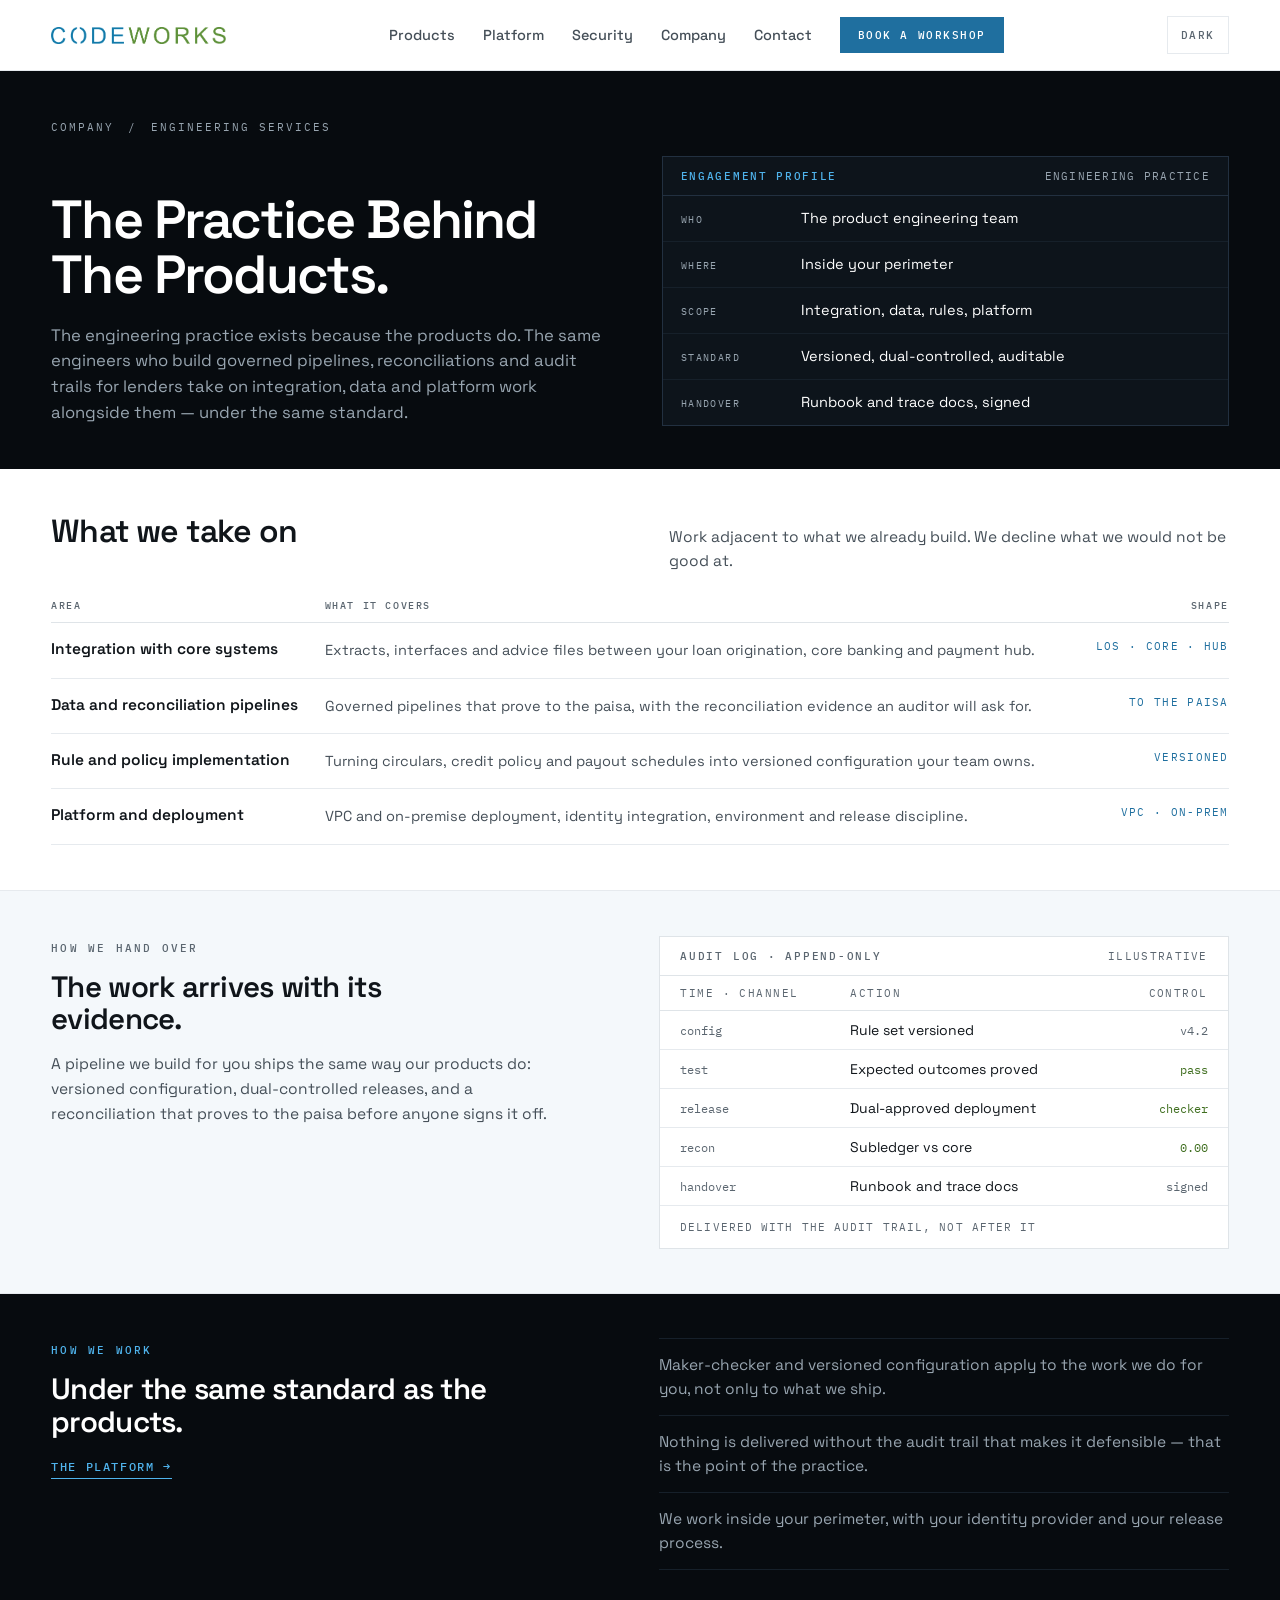
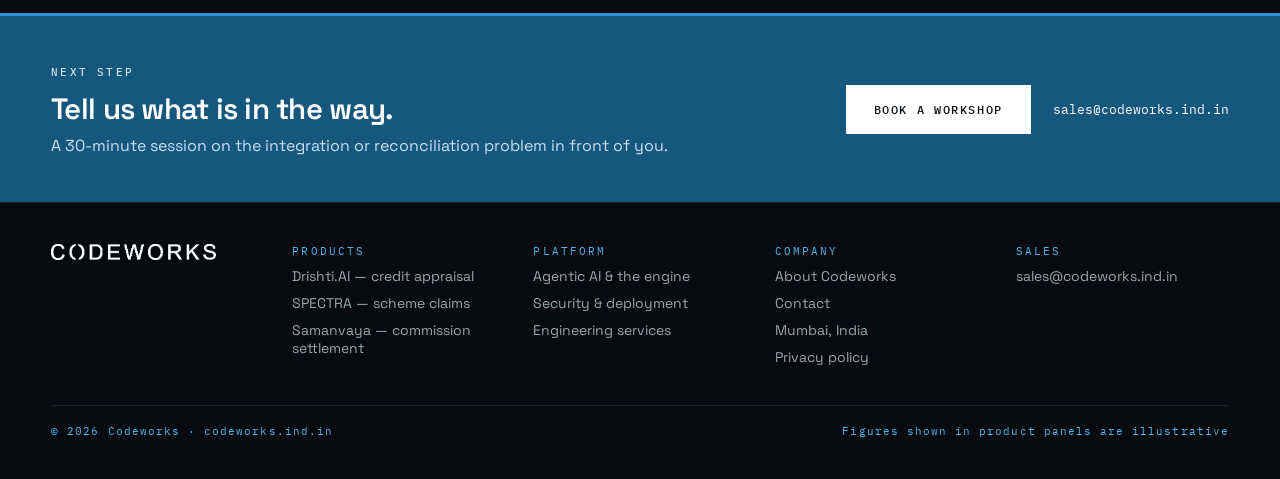
<file: services.html>
<!DOCTYPE html>
<html lang="en">
<head>
<meta charset="utf-8">
<title>Engineering services for regulated lenders | Codeworks</title>
<meta name="description" content="Integration with core systems, governed data and reconciliation pipelines, rule and policy implementation, and platform and deployment work — under the same standard as our products.">
<link rel="canonical" href="https://codeworks.ind.in/services.html">
<meta property="og:type" content="website">
<meta property="og:site_name" content="Codeworks">
<meta property="og:title" content="Engineering services for regulated lenders | Codeworks">
<meta property="og:description" content="Integration with core systems, governed data and reconciliation pipelines, rule and policy implementation, and platform and deployment work — under the same standard as our products.">
<meta property="og:url" content="https://codeworks.ind.in/services.html">
<meta property="og:image" content="https://codeworks.ind.in/og-card.png">
<meta property="og:image:width" content="1200">
<meta property="og:image:height" content="630">
<meta name="twitter:card" content="summary_large_image">
<meta name="twitter:image" content="https://codeworks.ind.in/og-card.png">
<meta name="twitter:title" content="Engineering services for regulated lenders | Codeworks">
<meta name="twitter:description" content="Integration with core systems, governed data and reconciliation pipelines, rule and policy implementation, and platform and deployment work — under the same standard as our products.">
<meta name="theme-color" content="#070B0F">
<meta name="viewport" content="width=device-width, initial-scale=1">
<link rel="icon" href="favicon-32.png" sizes="32x32">
<link rel="icon" href="icon-512.png" sizes="512x512">
<link rel="apple-touch-icon" href="apple-touch-icon.png">
<link rel="preconnect" href="https://fonts.googleapis.com">
<link rel="preconnect" href="https://fonts.gstatic.com" crossorigin>
<link rel="stylesheet" href="https://fonts.googleapis.com/css2?family=Space+Grotesk:wght@400;500;600;700&family=IBM+Plex+Mono:wght@400;500&display=swap">
<link rel="stylesheet" href="site.css">
<script>(function(){try{document.documentElement.setAttribute('data-theme',localStorage.getItem('cw-theme')||'light');}catch(e){}})();</script>
</head>
<body>
<div style="background:var(--card);color:var(--ink-2);overflow-x:hidden">

  <div style="position:sticky;top:0;z-index:40;background:var(--card);border-bottom:1px solid var(--rule)">
    <div style="max-width:1440px;margin:0 auto;padding-left:clamp(20px,4vw,64px);padding-right:clamp(20px,4vw,64px);padding-top:16px;padding-bottom:16px;display:flex;flex-wrap:wrap;align-items:center;justify-content:space-between;gap:14px 24px">
      <a href="index.html" style="flex:0 0 auto;display:block"><img src="codeworks-logo.png" alt="Codeworks" data-cw-logo="light" style="height:17px;width:auto"><img src="codeworks-logo-reversed.png" alt="Codeworks" data-cw-logo="dark" style="height:17px;width:auto"></a>
      
        <div class="cw-nav" id="cw-nav">
          <button type="button" onclick="cwToggleMenu()" class="cw-products" id="cw-products">Products</button>
          <a href="platform.html" style="font-size:14.5px;font-weight:500;color:var(--ink-2)">Platform</a>
          <a href="security.html" style="font-size:14.5px;font-weight:500;color:var(--ink-2)">Security</a>
          <a href="company.html" style="font-size:14.5px;font-weight:500;color:var(--ink-2)">Company</a>
          <a href="contact.html" style="font-size:14.5px;font-weight:500;color:var(--ink-2)">Contact</a>
          <a href="contact.html" style="font-family:'IBM Plex Mono',monospace;font-size:11px;font-weight:500;letter-spacing:0.14em;text-transform:uppercase;color:var(--btn-ink);background:var(--btn-bg);padding:11px 18px" class="hv-4">Book a workshop</a>
        </div>
      
      <button type="button" onclick="cwToggleTheme()" style="font-family:'IBM Plex Mono',monospace;font-size:10.5px;font-weight:500;letter-spacing:0.14em;text-transform:uppercase;color:var(--ink-3);background:none;border:1px solid var(--rule);padding:11px 13px;cursor:pointer;flex:0 0 auto" class="hv-1 cw-chrome"><span id="cw-theme-label">Dark</span></button>
      
        <button type="button" onclick="cwToggleNav()" class="cw-menu-btn hv-1 cw-chrome" aria-label="Menu" style="font-family:'IBM Plex Mono',monospace;font-size:11px;font-weight:500;letter-spacing:0.14em;text-transform:uppercase;color:var(--ink-2);background:none;border:1px solid var(--rule);padding:11px 14px;cursor:pointer;flex:0 0 auto" >Menu</button>
      
    </div>
    <div class="cw-panel" id="cw-panel">
      <div style="max-width:1440px;margin:0 auto;padding:26px clamp(20px,4vw,64px) 30px;display:grid;grid-template-columns:repeat(auto-fit,minmax(min(100%,240px),1fr));gap:0;border-top:1px solid var(--rule);border-left:1px solid var(--rule)">
        <a href="drishti-ai.html" style="display:block;padding:18px 22px;border-right:1px solid var(--rule);border-bottom:1px solid var(--rule);color:inherit" class="hv-2">
          <span style="font-family:'IBM Plex Mono',monospace;font-size:10.5px;letter-spacing:0.16em;text-transform:uppercase;color:var(--ink-3)">Credit appraisal</span>
          <h3 style="margin:8px 0 0;font-size:18px;font-weight:600;color:var(--ink)">Drishti.AI</h3>
          <p style="margin:6px 0 0;font-size:14.5px;line-height:1.5;color:var(--ink-2)">Appraisal from application to post-sanction monitoring.</p>
        </a>
        <a href="spectra.html" style="display:block;padding:18px 22px;border-right:1px solid var(--rule);border-bottom:1px solid var(--rule);color:inherit" class="hv-2">
          <span style="font-family:'IBM Plex Mono',monospace;font-size:10.5px;letter-spacing:0.16em;text-transform:uppercase;color:var(--ink-3)">Government scheme claims</span>
          <h3 style="margin:8px 0 0;font-size:18px;font-weight:600;color:var(--ink)">SPECTRA</h3>
          <p style="margin:6px 0 0;font-size:14.5px;line-height:1.5;color:var(--ink-2)">Subvention and subsidy claims, computed to reconciled.</p>
        </a>
        <a href="samanvaya.html" style="display:block;padding:18px 22px;border-right:1px solid var(--rule);border-bottom:1px solid var(--rule);color:inherit" class="hv-2">
          <span style="font-family:'IBM Plex Mono',monospace;font-size:10.5px;letter-spacing:0.16em;text-transform:uppercase;color:var(--ink-3)">Commission settlement</span>
          <h3 style="margin:8px 0 0;font-size:18px;font-weight:600;color:var(--ink)">Samanvaya</h3>
          <p style="margin:6px 0 0;font-size:14.5px;line-height:1.5;color:var(--ink-2)">Channel-partner payouts, clawbacks and the subledger.</p>
        </a>
      </div>
    </div>
  </div>

  <div style="background:var(--band)">
    <div style="max-width:1440px;margin:0 auto;padding-left:clamp(20px,4vw,64px);padding-right:clamp(20px,4vw,64px);padding-top:clamp(32px,3.8vw,58px);padding-bottom:clamp(30px,3.4vw,50px)">
      <div style="display:flex;flex-wrap:wrap;align-items:center;gap:10px 14px;font-family:'IBM Plex Mono',monospace;font-size:11px;letter-spacing:0.18em;text-transform:uppercase;color:var(--band-ink)"><a href="index.html" style="color:var(--band-ink)">Company</a><span>/</span><span style="color:var(--band-ink)">Engineering services</span></div>
      <div style="margin-top:22px;display:grid;grid-template-columns:repeat(auto-fit,minmax(min(100%,340px),1fr));gap:clamp(24px,3.4vw,60px);align-items:end">
        <div><h1 style="margin:0;font-size:clamp(32px,4.2vw,58px);line-height:1.03;font-weight:600;letter-spacing:-0.034em;color:var(--band-head);max-width:20ch;text-wrap:balance">The Practice Behind The Products.</h1><p style="margin:20px 0 0;font-size:clamp(16.5px,1.3vw,19px);line-height:1.55;color:var(--band-ink);max-width:56ch;text-wrap:pretty">The engineering practice exists because the products do. The same engineers who build governed pipelines, reconciliations and audit trails for lenders take on integration, data and platform work alongside them — under the same standard.</p></div>
        <div class="cw-hero-panel" style="background:var(--band-2);border:1px solid var(--band-rule-2);align-self:start"><div style="padding:12px 18px;border-bottom:1px solid var(--band-rule-2);display:flex;flex-wrap:wrap;gap:8px 16px;align-items:baseline;justify-content:space-between"><span style="font-family:'IBM Plex Mono',monospace;font-size:10.5px;font-weight:500;letter-spacing:0.16em;text-transform:uppercase;color:var(--band-accent)">Engagement profile</span><span style="font-family:'IBM Plex Mono',monospace;font-size:10.5px;letter-spacing:0.12em;text-transform:uppercase;color:var(--band-ink)">Engineering practice</span></div><div style="padding:12px 18px;border-bottom:1px solid var(--band-rule);display:grid;grid-template-columns:minmax(0,104px) minmax(0,1fr);gap:4px 16px;align-items:baseline"><span style="font-family:'IBM Plex Mono',monospace;font-size:10px;letter-spacing:0.14em;text-transform:uppercase;color:var(--band-ink)">Who</span><span style="font-size:14.5px;line-height:1.45;color:var(--band-head)">The product engineering team</span></div><div style="padding:12px 18px;border-bottom:1px solid var(--band-rule);display:grid;grid-template-columns:minmax(0,104px) minmax(0,1fr);gap:4px 16px;align-items:baseline"><span style="font-family:'IBM Plex Mono',monospace;font-size:10px;letter-spacing:0.14em;text-transform:uppercase;color:var(--band-ink)">Where</span><span style="font-size:14.5px;line-height:1.45;color:var(--band-head)">Inside your perimeter</span></div><div style="padding:12px 18px;border-bottom:1px solid var(--band-rule);display:grid;grid-template-columns:minmax(0,104px) minmax(0,1fr);gap:4px 16px;align-items:baseline"><span style="font-family:'IBM Plex Mono',monospace;font-size:10px;letter-spacing:0.14em;text-transform:uppercase;color:var(--band-ink)">Scope</span><span style="font-size:14.5px;line-height:1.45;color:var(--band-head)">Integration, data, rules, platform</span></div><div style="padding:12px 18px;border-bottom:1px solid var(--band-rule);display:grid;grid-template-columns:minmax(0,104px) minmax(0,1fr);gap:4px 16px;align-items:baseline"><span style="font-family:'IBM Plex Mono',monospace;font-size:10px;letter-spacing:0.14em;text-transform:uppercase;color:var(--band-ink)">Standard</span><span style="font-size:14.5px;line-height:1.45;color:var(--band-head)">Versioned, dual&#8209;controlled, auditable</span></div><div style="padding:12px 18px;display:grid;grid-template-columns:minmax(0,104px) minmax(0,1fr);gap:4px 16px;align-items:baseline"><span style="font-family:'IBM Plex Mono',monospace;font-size:10px;letter-spacing:0.14em;text-transform:uppercase;color:var(--band-ink)">Handover</span><span style="font-size:14.5px;line-height:1.45;color:var(--band-head)">Runbook and trace docs, signed</span></div></div>
      </div>
    </div>
  </div>

  <div style="background:var(--bg)">
    <div style="max-width:1440px;margin:0 auto;padding-left:clamp(20px,4vw,64px);padding-right:clamp(20px,4vw,64px);padding-top:clamp(32px,3.5vw,54px);padding-bottom:clamp(32px,3.5vw,54px)">
      <div style="display:flex;flex-wrap:wrap;gap:14px 40px;align-items:baseline;justify-content:space-between"><h2 style="margin:0;font-size:clamp(24px,2.5vw,36px);line-height:1.1;font-weight:600;letter-spacing:-0.025em;color:var(--ink)">What we take on</h2><p style="margin:0;font-size:15.5px;line-height:1.55;color:var(--ink-2);max-width:56ch">Work adjacent to what we already build. We decline what we would not be good at.</p></div><div data-reveal="1" style="margin-top:26px;overflow-x:auto"><table class="cw-stack" style="width:100%;border-collapse:collapse;min-width:600px"><caption style="position:absolute;width:1px;height:1px;overflow:hidden;clip:rect(0 0 0 0);white-space:nowrap">Engineering work we take on</caption><thead><tr><th scope="col" style="font-family:'IBM Plex Mono',monospace;font-size:10px;font-weight:500;letter-spacing:0.16em;text-transform:uppercase;color:var(--ink-3);text-align:left;padding:0 20px 10px 0;border-bottom:1px solid var(--rule-2);white-space:nowrap">Area</th><th scope="col" style="font-family:'IBM Plex Mono',monospace;font-size:10px;font-weight:500;letter-spacing:0.16em;text-transform:uppercase;color:var(--ink-3);text-align:left;padding:0 20px 10px 0;border-bottom:1px solid var(--rule-2);white-space:nowrap">What it covers</th><th scope="col" style="font-family:'IBM Plex Mono',monospace;font-size:10px;font-weight:500;letter-spacing:0.16em;text-transform:uppercase;color:var(--ink-3);text-align:right;padding:0 0 10px 20px;border-bottom:1px solid var(--rule-2);white-space:nowrap">Shape</th></tr></thead><tbody><tr><th scope="row" style="font-size:15.5px;font-weight:600;color:var(--ink);vertical-align:top;text-align:left;padding:16px 20px 16px 0;border-bottom:1px solid var(--rule)">Integration with core systems</th><td style="font-size:14.5px;line-height:1.55;color:var(--ink-2);vertical-align:top;padding:16px 20px 16px 0;border-bottom:1px solid var(--rule)">Extracts, interfaces and advice files between your loan origination, core banking and payment hub.</td><td style="font-family:'IBM Plex Mono',monospace;font-size:11px;letter-spacing:0.12em;text-transform:uppercase;color:var(--blue);vertical-align:top;text-align:right;padding:16px 0 16px 20px;border-bottom:1px solid var(--rule);white-space:nowrap">LOS &middot; core &middot; hub</td></tr><tr><th scope="row" style="font-size:15.5px;font-weight:600;color:var(--ink);vertical-align:top;text-align:left;padding:16px 20px 16px 0;border-bottom:1px solid var(--rule)">Data and reconciliation pipelines</th><td style="font-size:14.5px;line-height:1.55;color:var(--ink-2);vertical-align:top;padding:16px 20px 16px 0;border-bottom:1px solid var(--rule)">Governed pipelines that prove to the paisa, with the reconciliation evidence an auditor will ask for.</td><td style="font-family:'IBM Plex Mono',monospace;font-size:11px;letter-spacing:0.12em;text-transform:uppercase;color:var(--blue);vertical-align:top;text-align:right;padding:16px 0 16px 20px;border-bottom:1px solid var(--rule);white-space:nowrap">To the paisa</td></tr><tr><th scope="row" style="font-size:15.5px;font-weight:600;color:var(--ink);vertical-align:top;text-align:left;padding:16px 20px 16px 0;border-bottom:1px solid var(--rule)">Rule and policy implementation</th><td style="font-size:14.5px;line-height:1.55;color:var(--ink-2);vertical-align:top;padding:16px 20px 16px 0;border-bottom:1px solid var(--rule)">Turning circulars, credit policy and payout schedules into versioned configuration your team owns.</td><td style="font-family:'IBM Plex Mono',monospace;font-size:11px;letter-spacing:0.12em;text-transform:uppercase;color:var(--blue);vertical-align:top;text-align:right;padding:16px 0 16px 20px;border-bottom:1px solid var(--rule);white-space:nowrap">Versioned</td></tr><tr><th scope="row" style="font-size:15.5px;font-weight:600;color:var(--ink);vertical-align:top;text-align:left;padding:16px 20px 16px 0;border-bottom:1px solid var(--rule)">Platform and deployment</th><td style="font-size:14.5px;line-height:1.55;color:var(--ink-2);vertical-align:top;padding:16px 20px 16px 0;border-bottom:1px solid var(--rule)">VPC and on-premise deployment, identity integration, environment and release discipline.</td><td style="font-family:'IBM Plex Mono',monospace;font-size:11px;letter-spacing:0.12em;text-transform:uppercase;color:var(--blue);vertical-align:top;text-align:right;padding:16px 0 16px 20px;border-bottom:1px solid var(--rule);white-space:nowrap">VPC &middot; on-prem</td></tr></tbody></table></div>
    </div>
  </div>

  <div style="background:var(--bg-2);border-top:1px solid var(--rule);border-bottom:1px solid var(--rule)">
    <div style="max-width:1440px;margin:0 auto;padding:clamp(32px,3.5vw,54px) clamp(20px,4vw,64px);display:grid;grid-template-columns:repeat(auto-fit,minmax(min(100%,300px),1fr));gap:clamp(24px,3vw,52px);align-items:start">
      <div>
        <span style="font-family:'IBM Plex Mono',monospace;font-size:11px;font-weight:500;letter-spacing:0.2em;text-transform:uppercase;color:var(--ink-3)">How we hand over</span>
        <h2 style="margin:14px 0 0;font-size:clamp(23px,2.3vw,32px);line-height:1.12;font-weight:600;letter-spacing:-0.025em;color:var(--ink);max-width:24ch">The work arrives with its evidence.</h2>
        <p style="margin:16px 0 0;font-size:15.5px;line-height:1.6;color:var(--ink-2);max-width:50ch">A pipeline we build for you ships the same way our products do: versioned configuration, dual-controlled releases, and a reconciliation that proves to the paisa before anyone signs it off.</p>
      </div>
      <div style="background:var(--card);border:1px solid var(--rule-2)">
        <div style="padding:12px 20px;border-bottom:1px solid var(--rule-2);display:flex;flex-wrap:wrap;gap:10px 16px;align-items:baseline;justify-content:space-between">
          <span style="font-family:'IBM Plex Mono',monospace;font-size:11px;font-weight:500;letter-spacing:0.16em;text-transform:uppercase;color:var(--ink-3)">Audit log &middot; append-only</span>
          <span style="font-family:'IBM Plex Mono',monospace;font-size:11px;letter-spacing:0.12em;text-transform:uppercase;color:var(--ink-3)">Illustrative</span>
        </div>
        <div style="display:grid;grid-template-columns:minmax(0,1.1fr) minmax(0,1.5fr) minmax(0,0.9fr);gap:12px;padding:10px 20px;border-bottom:1px solid var(--rule-2);font-family:'IBM Plex Mono',monospace;font-size:10.5px;letter-spacing:0.14em;text-transform:uppercase;color:var(--ink-3)">
          <span>Time &middot; channel</span><span>Action</span><span style="text-align:right">Control</span>
        </div>
        <div style="display:grid;grid-template-columns:minmax(0,1.1fr) minmax(0,1.5fr) minmax(0,0.9fr);gap:12px;padding:10px 20px;border-bottom:1px solid var(--rule);align-items:baseline"><span style="font-family:'IBM Plex Mono',monospace;font-size:12px;color:var(--ink-3)">config</span><span style="font-size:14px;color:var(--ink)">Rule set versioned</span><span style="font-family:'IBM Plex Mono',monospace;font-size:12px;color:var(--ink-3);text-align:right">v4.2</span></div>
        <div style="display:grid;grid-template-columns:minmax(0,1.1fr) minmax(0,1.5fr) minmax(0,0.9fr);gap:12px;padding:10px 20px;border-bottom:1px solid var(--rule);align-items:baseline"><span style="font-family:'IBM Plex Mono',monospace;font-size:12px;color:var(--ink-3)">test</span><span style="font-size:14px;color:var(--ink)">Expected outcomes proved</span><span style="font-family:'IBM Plex Mono',monospace;font-size:12px;color:var(--green);text-align:right">pass</span></div>
        <div style="display:grid;grid-template-columns:minmax(0,1.1fr) minmax(0,1.5fr) minmax(0,0.9fr);gap:12px;padding:10px 20px;border-bottom:1px solid var(--rule);align-items:baseline"><span style="font-family:'IBM Plex Mono',monospace;font-size:12px;color:var(--ink-3)">release</span><span style="font-size:14px;color:var(--ink)">Dual-approved deployment</span><span style="font-family:'IBM Plex Mono',monospace;font-size:12px;color:var(--green);text-align:right">checker</span></div>
        <div style="display:grid;grid-template-columns:minmax(0,1.1fr) minmax(0,1.5fr) minmax(0,0.9fr);gap:12px;padding:10px 20px;border-bottom:1px solid var(--rule);align-items:baseline"><span style="font-family:'IBM Plex Mono',monospace;font-size:12px;color:var(--ink-3)">recon</span><span style="font-size:14px;color:var(--ink)">Subledger vs core</span><span style="font-family:'IBM Plex Mono',monospace;font-size:12px;color:var(--green);text-align:right">0.00</span></div>
        <div style="display:grid;grid-template-columns:minmax(0,1.1fr) minmax(0,1.5fr) minmax(0,0.9fr);gap:12px;padding:10px 20px;border-bottom:1px solid var(--rule);align-items:baseline"><span style="font-family:'IBM Plex Mono',monospace;font-size:12px;color:var(--ink-3)">handover</span><span style="font-size:14px;color:var(--ink)">Runbook and trace docs</span><span style="font-family:'IBM Plex Mono',monospace;font-size:12px;color:var(--ink-3);text-align:right">signed</span></div>
        <div style="padding:14px 20px"><p style="margin:0;font-family:'IBM Plex Mono',monospace;font-size:11px;letter-spacing:0.1em;color:var(--ink-3)">DELIVERED WITH THE AUDIT TRAIL, NOT AFTER IT</p></div>
      </div>
    </div>
  </div>

  <div style="background:var(--band);color:var(--band-ink)">
    <div style="max-width:1440px;margin:0 auto;padding-left:clamp(20px,4vw,64px);padding-right:clamp(20px,4vw,64px);padding-top:clamp(30px,3.4vw,52px);padding-bottom:clamp(30px,3.4vw,52px);display:grid;grid-template-columns:repeat(auto-fit,minmax(min(100%,300px),1fr));gap:clamp(24px,3vw,52px);align-items:start">
      <div><span style="font-family:'IBM Plex Mono',monospace;font-size:11px;font-weight:500;letter-spacing:0.2em;text-transform:uppercase;color:var(--band-accent)">How we work</span><h2 style="margin:14px 0 0;font-size:clamp(23px,2.3vw,32px);line-height:1.12;font-weight:600;letter-spacing:-0.025em;color:var(--band-head);max-width:24ch">Under the same standard as the products.</h2><p style="margin:16px 0 0"><a href="platform.html" style="font-family:'IBM Plex Mono',monospace;font-size:11.5px;font-weight:500;letter-spacing:0.14em;text-transform:uppercase;color:var(--band-accent);border-bottom:1px solid var(--band-accent);padding-bottom:4px">The platform &rarr;</a></p></div>
      <div style="display:flex;flex-direction:column;gap:0"><p style="margin:0;padding:14px 0;border-top:1px solid var(--band-rule);font-size:15.5px;line-height:1.55;color:var(--band-ink)">Maker-checker and versioned configuration apply to the work we do for you, not only to what we ship.</p><p style="margin:0;padding:14px 0;border-top:1px solid var(--band-rule);font-size:15.5px;line-height:1.55;color:var(--band-ink)">Nothing is delivered without the audit trail that makes it defensible — that is the point of the practice.</p><p style="margin:0;padding:14px 0;border-top:1px solid var(--band-rule);border-bottom:1px solid var(--band-rule);font-size:15.5px;line-height:1.55;color:var(--band-ink)">We work inside your perimeter, with your identity provider and your release process.</p></div>
    </div>
  </div>

  <div style="background:var(--blue-ground);border-top:3px solid var(--blue-key)">
    <div style="max-width:1440px;margin:0 auto;padding-left:clamp(20px,4vw,64px);padding-right:clamp(20px,4vw,64px);padding-top:clamp(30px,3.4vw,52px);padding-bottom:clamp(30px,3.4vw,52px);display:flex;flex-wrap:wrap;gap:26px 40px;align-items:center;justify-content:space-between">
      <div><span style="font-family:'IBM Plex Mono',monospace;font-size:11px;font-weight:500;letter-spacing:0.2em;text-transform:uppercase;color:var(--on-blue-ink)">Next step</span><p style="margin:12px 0 0;font-size:clamp(22px,2.3vw,32px);line-height:1.12;font-weight:600;letter-spacing:-0.025em;color:var(--on-blue-head)">Tell us what is in the way.</p><p style="margin:8px 0 0;font-size:16px;line-height:1.55;color:var(--on-blue-ink)">A 30-minute session on the integration or reconciliation problem in front of you.</p></div>
      <div style="display:flex;flex-wrap:wrap;gap:14px 22px;align-items:center"><a href="contact.html" style="font-family:'IBM Plex Mono',monospace;font-size:11.5px;font-weight:500;letter-spacing:0.14em;text-transform:uppercase;color:var(--btn-on-blue-ink);background:var(--btn-on-blue-bg);padding:17px 28px" class="hv-3">Book a workshop</a><a href="contact.html" style="font-family:'IBM Plex Mono',monospace;font-size:12.5px;color:var(--on-blue-head)">sales@codeworks.ind.in</a></div>
    </div>
  </div>

  <div style="background:var(--band);border-top:1px solid var(--band-rule)">
    <div style="max-width:1440px;margin:0 auto;padding:clamp(30px,3.2vw,46px) clamp(20px,4vw,64px)">
      <div style="display:grid;grid-template-columns:repeat(auto-fit,minmax(170px,1fr));gap:28px;align-items:start">
        <a href="index.html" style="display:block"><img src="codeworks-logo-reversed.png" alt="Codeworks" style="height:16px;width:auto;display:block"></a>
        <div style="display:flex;flex-direction:column;gap:9px">
          <span style="font-family:'IBM Plex Mono',monospace;font-size:10.5px;letter-spacing:0.2em;text-transform:uppercase;color:var(--band-accent)">Products</span>
          <a href="drishti-ai.html" style="font-size:14px;color:var(--band-ink)">Drishti.AI &mdash; credit appraisal</a>
          <a href="spectra.html" style="font-size:14px;color:var(--band-ink)">SPECTRA &mdash; scheme claims</a>
          <a href="samanvaya.html" style="font-size:14px;color:var(--band-ink)">Samanvaya &mdash; commission settlement</a>
        </div>
        <div style="display:flex;flex-direction:column;gap:9px">
          <span style="font-family:'IBM Plex Mono',monospace;font-size:10.5px;letter-spacing:0.2em;text-transform:uppercase;color:var(--band-accent)">Platform</span>
          <a href="platform.html" style="font-size:14px;color:var(--band-ink)">Agentic AI &amp; the engine</a>
          <a href="security.html" style="font-size:14px;color:var(--band-ink)">Security &amp; deployment</a>
          <a href="services.html" style="font-size:14px;color:var(--band-ink)">Engineering services</a>
        </div>
        <div style="display:flex;flex-direction:column;gap:9px">
          <span style="font-family:'IBM Plex Mono',monospace;font-size:10.5px;letter-spacing:0.2em;text-transform:uppercase;color:var(--band-accent)">Company</span>
          <a href="company.html" style="font-size:14px;color:var(--band-ink)">About Codeworks</a>
          <a href="contact.html" style="font-size:14px;color:var(--band-ink)">Contact</a>
          <span style="font-size:14px;color:var(--band-ink)">Mumbai, India</span>
          <a href="privacy.html" style="font-size:14px;color:var(--band-ink)">Privacy policy</a>
        </div>
        <div style="display:flex;flex-direction:column;gap:9px">
          <span style="font-family:'IBM Plex Mono',monospace;font-size:10.5px;letter-spacing:0.2em;text-transform:uppercase;color:var(--band-accent)">Sales</span>
          <a href="contact.html" style="font-size:14px;color:var(--band-ink)">sales@codeworks.ind.in</a>
        </div>
      </div>
      <div style="margin-top:clamp(26px,3vw,42px);padding-top:18px;border-top:1px solid var(--band-rule);display:flex;flex-wrap:wrap;gap:8px 24px;justify-content:space-between">
        <p style="margin:0;font-family:'IBM Plex Mono',monospace;font-size:10.5px;letter-spacing:0.1em;color:var(--band-accent)">&copy; 2026 Codeworks &middot; codeworks.ind.in</p>
        <p style="margin:0;font-family:'IBM Plex Mono',monospace;font-size:10.5px;letter-spacing:0.1em;color:var(--band-accent)">Figures shown in product panels are illustrative</p>
      </div>
    </div>
  </div>

</div>
<script src="site.js"></script>
</body>
</html>
</file>
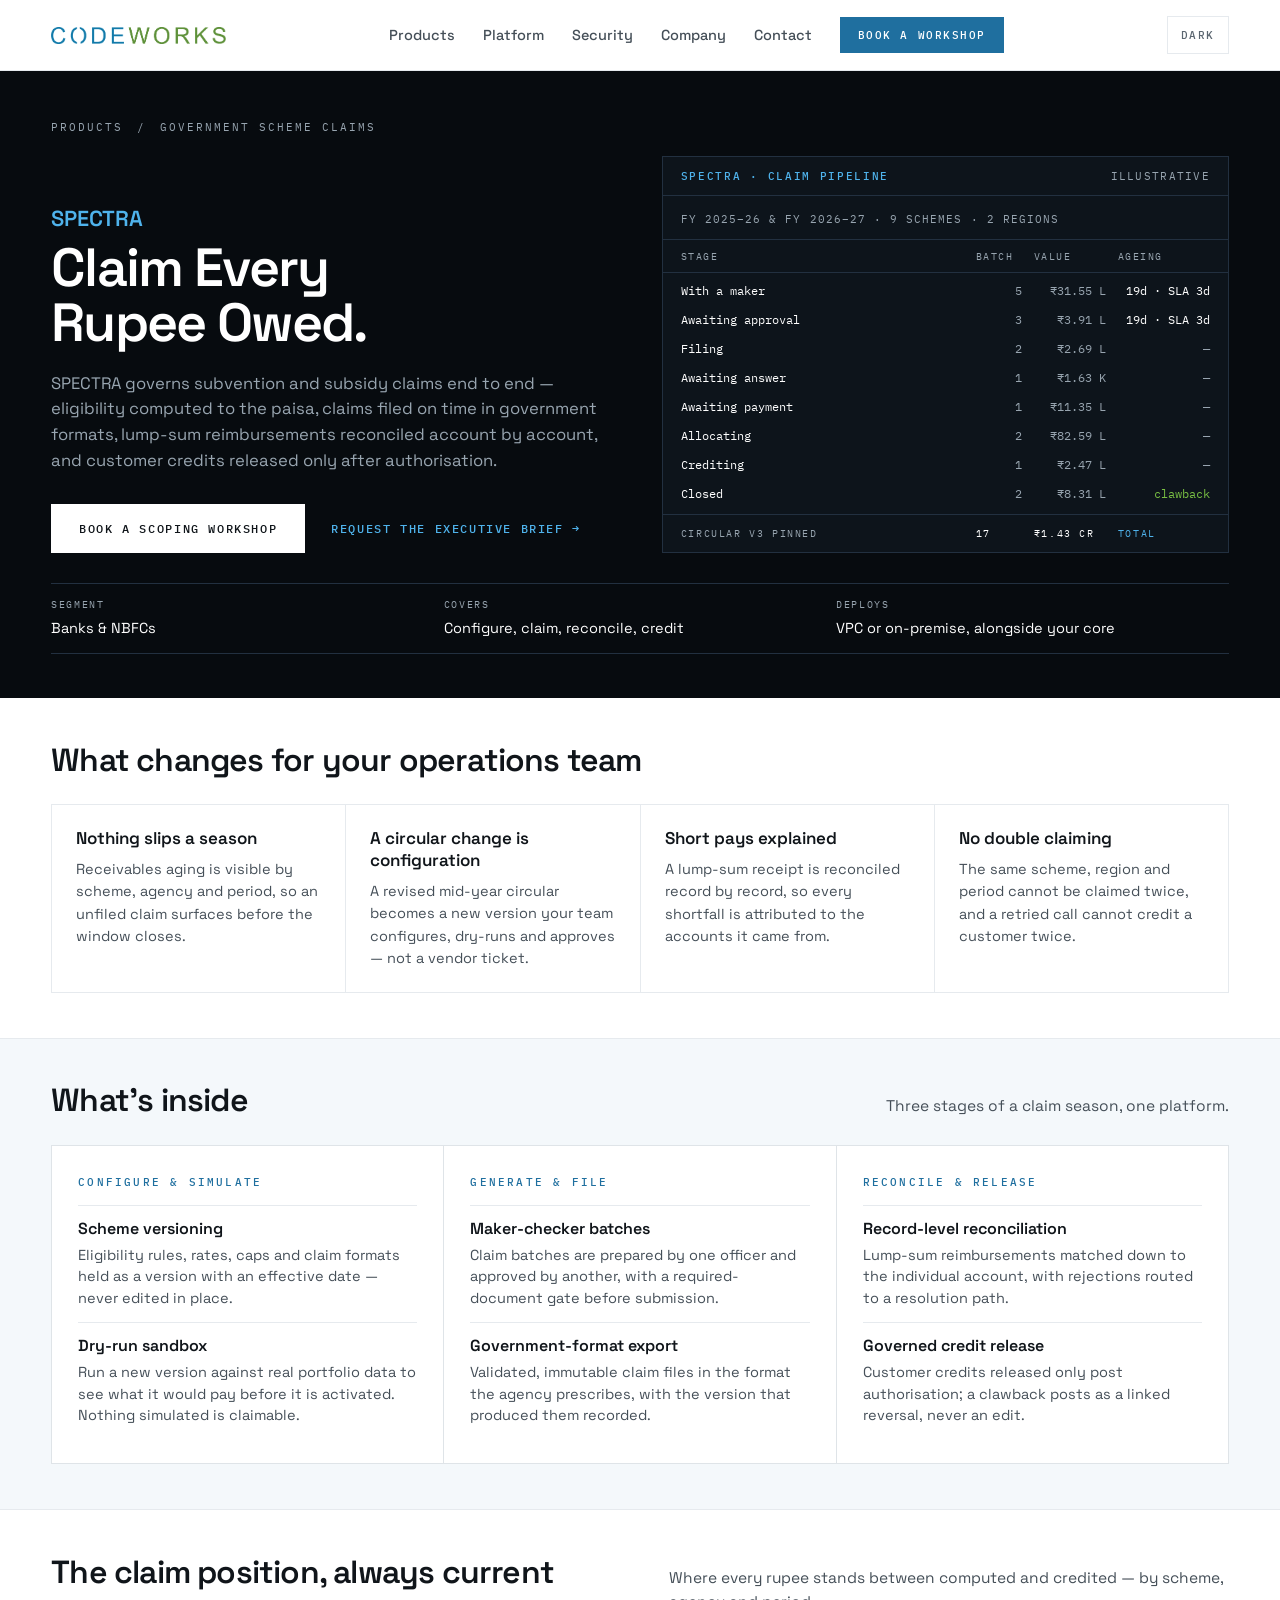
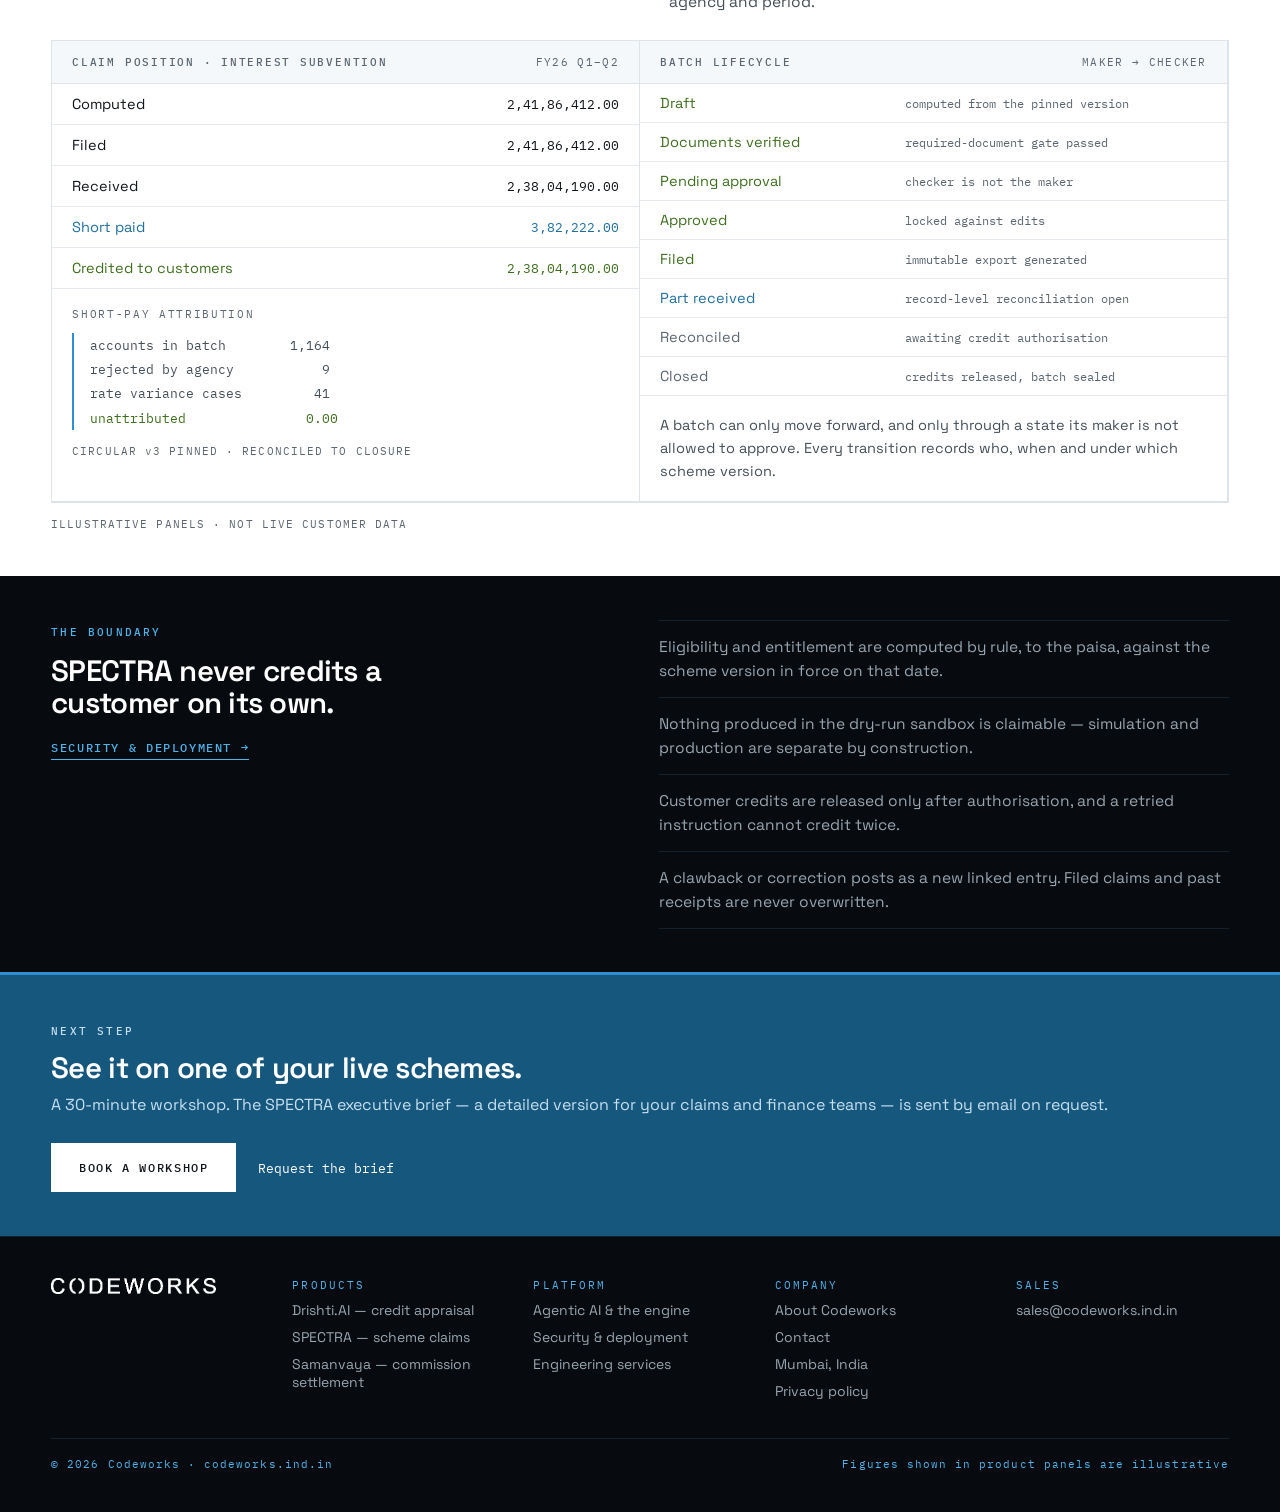
<file: spectra.html>
<!DOCTYPE html>
<html lang="en">
<head>
<meta charset="utf-8">
<title>SPECTRA — government scheme claims for banks & NBFCs | Codeworks</title>
<meta name="description" content="Subvention and subsidy claims end to end: eligibility computed to the paisa, claims filed in government formats, lump-sum reimbursements reconciled account by account.">
<link rel="canonical" href="https://codeworks.ind.in/spectra.html">
<meta property="og:type" content="website">
<meta property="og:site_name" content="Codeworks">
<meta property="og:title" content="SPECTRA — government scheme claims for banks & NBFCs | Codeworks">
<meta property="og:description" content="Subvention and subsidy claims end to end: eligibility computed to the paisa, claims filed in government formats, lump-sum reimbursements reconciled account by account.">
<meta property="og:url" content="https://codeworks.ind.in/spectra.html">
<meta property="og:image" content="https://codeworks.ind.in/og-card.png">
<meta property="og:image:width" content="1200">
<meta property="og:image:height" content="630">
<meta name="twitter:card" content="summary_large_image">
<meta name="twitter:image" content="https://codeworks.ind.in/og-card.png">
<meta name="twitter:title" content="SPECTRA — government scheme claims for banks & NBFCs | Codeworks">
<meta name="twitter:description" content="Subvention and subsidy claims end to end: eligibility computed to the paisa, claims filed in government formats, lump-sum reimbursements reconciled account by account.">
<meta name="theme-color" content="#070B0F">
<meta name="viewport" content="width=device-width, initial-scale=1">
<link rel="icon" href="favicon-32.png" sizes="32x32">
<link rel="icon" href="icon-512.png" sizes="512x512">
<link rel="apple-touch-icon" href="apple-touch-icon.png">
<link rel="preconnect" href="https://fonts.googleapis.com">
<link rel="preconnect" href="https://fonts.gstatic.com" crossorigin>
<link rel="stylesheet" href="https://fonts.googleapis.com/css2?family=Space+Grotesk:wght@400;500;600;700&family=IBM+Plex+Mono:wght@400;500&display=swap">
<link rel="stylesheet" href="site.css">
<script>(function(){try{document.documentElement.setAttribute('data-theme',localStorage.getItem('cw-theme')||'light');}catch(e){}})();</script>
</head>
<body>
<div style="background:var(--card);color:var(--ink-2);overflow-x:hidden">

  <div style="position:sticky;top:0;z-index:40;background:var(--card);border-bottom:1px solid var(--rule)">
    <div style="max-width:1440px;margin:0 auto;padding-left:clamp(20px,4vw,64px);padding-right:clamp(20px,4vw,64px);padding-top:16px;padding-bottom:16px;display:flex;flex-wrap:wrap;align-items:center;justify-content:space-between;gap:14px 24px">
      <a href="index.html" style="flex:0 0 auto;display:block"><img src="codeworks-logo.png" alt="Codeworks" data-cw-logo="light" style="height:17px;width:auto"><img src="codeworks-logo-reversed.png" alt="Codeworks" data-cw-logo="dark" style="height:17px;width:auto"></a>
      
        <div class="cw-nav" id="cw-nav">
          <button type="button" onclick="cwToggleMenu()" class="cw-products" id="cw-products">Products</button>
          <a href="platform.html" style="font-size:14.5px;font-weight:500;color:var(--ink-2)">Platform</a>
          <a href="security.html" style="font-size:14.5px;font-weight:500;color:var(--ink-2)">Security</a>
          <a href="company.html" style="font-size:14.5px;font-weight:500;color:var(--ink-2)">Company</a>
          <a href="contact.html" style="font-size:14.5px;font-weight:500;color:var(--ink-2)">Contact</a>
          <a href="contact.html" style="font-family:'IBM Plex Mono',monospace;font-size:11px;font-weight:500;letter-spacing:0.14em;text-transform:uppercase;color:var(--btn-ink);background:var(--btn-bg);padding:11px 18px" class="hv-4">Book a workshop</a>
        </div>
      
      <button type="button" onclick="cwToggleTheme()" style="font-family:'IBM Plex Mono',monospace;font-size:10.5px;font-weight:500;letter-spacing:0.14em;text-transform:uppercase;color:var(--ink-3);background:none;border:1px solid var(--rule);padding:11px 13px;cursor:pointer;flex:0 0 auto" class="hv-1 cw-chrome"><span id="cw-theme-label">Dark</span></button>
      
        <button type="button" onclick="cwToggleNav()" class="cw-menu-btn hv-1 cw-chrome" aria-label="Menu" style="font-family:'IBM Plex Mono',monospace;font-size:11px;font-weight:500;letter-spacing:0.14em;text-transform:uppercase;color:var(--ink-2);background:none;border:1px solid var(--rule);padding:11px 14px;cursor:pointer;flex:0 0 auto" >Menu</button>
      
    </div>
    <div class="cw-panel" id="cw-panel">
      <div style="max-width:1440px;margin:0 auto;padding:26px clamp(20px,4vw,64px) 30px;display:grid;grid-template-columns:repeat(auto-fit,minmax(min(100%,240px),1fr));gap:0;border-top:1px solid var(--rule);border-left:1px solid var(--rule)">
        <a href="drishti-ai.html" style="display:block;padding:18px 22px;border-right:1px solid var(--rule);border-bottom:1px solid var(--rule);color:inherit" class="hv-2">
          <span style="font-family:'IBM Plex Mono',monospace;font-size:10.5px;letter-spacing:0.16em;text-transform:uppercase;color:var(--ink-3)">Credit appraisal</span>
          <h3 style="margin:8px 0 0;font-size:18px;font-weight:600;color:var(--ink)">Drishti.AI</h3>
          <p style="margin:6px 0 0;font-size:14.5px;line-height:1.5;color:var(--ink-2)">Appraisal from application to post-sanction monitoring.</p>
        </a>
        <a href="spectra.html" style="display:block;padding:18px 22px;border-right:1px solid var(--rule);border-bottom:1px solid var(--rule);color:inherit" class="hv-2">
          <span style="font-family:'IBM Plex Mono',monospace;font-size:10.5px;letter-spacing:0.16em;text-transform:uppercase;color:var(--ink-3)">Government scheme claims</span>
          <h3 style="margin:8px 0 0;font-size:18px;font-weight:600;color:var(--ink)">SPECTRA</h3>
          <p style="margin:6px 0 0;font-size:14.5px;line-height:1.5;color:var(--ink-2)">Subvention and subsidy claims, computed to reconciled.</p>
        </a>
        <a href="samanvaya.html" style="display:block;padding:18px 22px;border-right:1px solid var(--rule);border-bottom:1px solid var(--rule);color:inherit" class="hv-2">
          <span style="font-family:'IBM Plex Mono',monospace;font-size:10.5px;letter-spacing:0.16em;text-transform:uppercase;color:var(--ink-3)">Commission settlement</span>
          <h3 style="margin:8px 0 0;font-size:18px;font-weight:600;color:var(--ink)">Samanvaya</h3>
          <p style="margin:6px 0 0;font-size:14.5px;line-height:1.5;color:var(--ink-2)">Channel-partner payouts, clawbacks and the subledger.</p>
        </a>
      </div>
    </div>
  </div>

  <div style="background:var(--band)">
    <div style="max-width:1440px;margin:0 auto;padding-left:clamp(20px,4vw,64px);padding-right:clamp(20px,4vw,64px);padding-top:clamp(32px,3.8vw,58px);padding-bottom:clamp(30px,3.4vw,50px)">
      <div style="display:flex;flex-wrap:wrap;align-items:center;gap:10px 14px;font-family:'IBM Plex Mono',monospace;font-size:11px;letter-spacing:0.18em;text-transform:uppercase;color:var(--band-ink)"><a href="index.html" style="color:var(--band-ink)">Products</a><span>/</span><span style="color:var(--band-ink)">Government scheme claims</span></div>
      <div style="margin-top:22px;display:grid;grid-template-columns:repeat(auto-fit,minmax(min(100%,340px),1fr));gap:clamp(24px,3.4vw,60px);align-items:end">
        <div><p style="margin:0 0 10px;font-size:clamp(19px,1.7vw,23px);line-height:1;font-weight:600;letter-spacing:-0.01em;color:var(--band-accent)">SPECTRA</p><h1 style="margin:0;font-size:clamp(32px,4.2vw,58px);line-height:1.03;font-weight:600;letter-spacing:-0.034em;color:var(--band-head);max-width:20ch;text-wrap:balance">Claim Every Rupee Owed.</h1><p style="margin:20px 0 0;font-size:clamp(16.5px,1.3vw,19px);line-height:1.55;color:var(--band-ink);max-width:56ch;text-wrap:pretty">SPECTRA governs subvention and subsidy claims end to end<span class="cw-sm">.</span><span class="cw-hide-sm"> — eligibility computed to the paisa, claims filed on time in government formats, lump-sum reimbursements reconciled account by account, and customer credits released only after authorisation.</span></p><div style="margin-top:clamp(24px,2.4vw,30px);display:flex;flex-wrap:wrap;align-items:center;gap:14px 26px"><a href="contact.html" style="font-family:'IBM Plex Mono',monospace;font-size:11.5px;font-weight:500;letter-spacing:0.14em;text-transform:uppercase;color:var(--btn-on-blue-ink);background:var(--btn-on-blue-bg);padding:17px 28px" class="hv-3">Book a scoping workshop</a><a href="contact.html" style="font-family:'IBM Plex Mono',monospace;font-size:11.5px;font-weight:500;letter-spacing:0.14em;text-transform:uppercase;color:var(--band-accent)">Request the executive brief &rarr;</a></div></div>
        <div class="cw-hero-panel" style="background:var(--band-2);border:1px solid var(--band-rule-2)"><div style="padding:12px 18px;border-bottom:1px solid var(--band-rule-2);display:flex;flex-wrap:wrap;gap:8px 16px;align-items:baseline;justify-content:space-between"><span style="font-family:'IBM Plex Mono',monospace;font-size:10.5px;font-weight:500;letter-spacing:0.16em;text-transform:uppercase;color:var(--band-accent)">SPECTRA &middot; claim pipeline</span><span style="font-family:'IBM Plex Mono',monospace;font-size:10.5px;letter-spacing:0.12em;text-transform:uppercase;color:var(--band-ink)">Illustrative</span></div><div style="padding:11px 18px;border-bottom:1px solid var(--band-rule-2)"><span style="font-family:'IBM Plex Mono',monospace;font-size:10.5px;letter-spacing:0.1em;text-transform:uppercase;color:var(--band-ink)">FY 2025&ndash;26 &amp; FY 2026&ndash;27 &middot; 9 schemes &middot; 2 regions</span></div><div class="cw-tbl" style="padding:10px 18px 9px;border-bottom:1px solid var(--band-rule-2);display:grid;grid-template-columns:minmax(0,1fr) 46px 72px 92px;gap:0 12px;align-items:baseline"><span class="" style="font-family:'IBM Plex Mono',monospace;font-size:9.5px;letter-spacing:0.16em;text-transform:uppercase;color:var(--band-ink)">Stage</span><span class="cw-hide-sm " style="font-family:'IBM Plex Mono',monospace;font-size:9.5px;letter-spacing:0.16em;text-transform:uppercase;color:var(--band-ink)">Batch</span><span class="" style="font-family:'IBM Plex Mono',monospace;font-size:9.5px;letter-spacing:0.16em;text-transform:uppercase;color:var(--band-ink)">Value</span><span class="cw-hide-sm " style="font-family:'IBM Plex Mono',monospace;font-size:9.5px;letter-spacing:0.16em;text-transform:uppercase;color:var(--band-ink)">Ageing</span></div><div class="cw-tbl" style="padding:3px 18px 6px;display:grid;grid-template-columns:minmax(0,1fr) 46px 72px 92px;gap:0 12px;align-items:baseline"><span style="font-family:'IBM Plex Mono',monospace;padding:7px 0;font-size:12px;color:var(--band-head);">With a maker</span><span class="cw-hide-sm" style="font-family:'IBM Plex Mono',monospace;padding:7px 0;font-size:12px;color:var(--band-ink);text-align:right;font-variant-numeric:tabular-nums;">5</span><span style="font-family:'IBM Plex Mono',monospace;padding:7px 0;font-size:12px;color:var(--band-ink);text-align:right;font-variant-numeric:tabular-nums;">&#8377;31.55 L</span><span class="cw-hide-sm" style="font-family:'IBM Plex Mono',monospace;padding:7px 0;font-size:11.5px;color:var(--band-head);text-align:right;font-variant-numeric:tabular-nums;">19d &middot; SLA 3d</span><span style="font-family:'IBM Plex Mono',monospace;padding:7px 0;font-size:12px;color:var(--band-head);">Awaiting approval</span><span class="cw-hide-sm" style="font-family:'IBM Plex Mono',monospace;padding:7px 0;font-size:12px;color:var(--band-ink);text-align:right;font-variant-numeric:tabular-nums;">3</span><span style="font-family:'IBM Plex Mono',monospace;padding:7px 0;font-size:12px;color:var(--band-ink);text-align:right;font-variant-numeric:tabular-nums;">&#8377;3.91 L</span><span class="cw-hide-sm" style="font-family:'IBM Plex Mono',monospace;padding:7px 0;font-size:11.5px;color:var(--band-head);text-align:right;font-variant-numeric:tabular-nums;">19d &middot; SLA 3d</span><span style="font-family:'IBM Plex Mono',monospace;padding:7px 0;font-size:12px;color:var(--band-head);">Filing</span><span class="cw-hide-sm" style="font-family:'IBM Plex Mono',monospace;padding:7px 0;font-size:12px;color:var(--band-ink);text-align:right;font-variant-numeric:tabular-nums;">2</span><span style="font-family:'IBM Plex Mono',monospace;padding:7px 0;font-size:12px;color:var(--band-ink);text-align:right;font-variant-numeric:tabular-nums;">&#8377;2.69 L</span><span class="cw-hide-sm" style="font-family:'IBM Plex Mono',monospace;padding:7px 0;font-size:11.5px;color:var(--band-ink);text-align:right;font-variant-numeric:tabular-nums;">&mdash;</span><span style="font-family:'IBM Plex Mono',monospace;padding:7px 0;font-size:12px;color:var(--band-head);">Awaiting answer</span><span class="cw-hide-sm" style="font-family:'IBM Plex Mono',monospace;padding:7px 0;font-size:12px;color:var(--band-ink);text-align:right;font-variant-numeric:tabular-nums;">1</span><span style="font-family:'IBM Plex Mono',monospace;padding:7px 0;font-size:12px;color:var(--band-ink);text-align:right;font-variant-numeric:tabular-nums;">&#8377;1.63 K</span><span class="cw-hide-sm" style="font-family:'IBM Plex Mono',monospace;padding:7px 0;font-size:11.5px;color:var(--band-ink);text-align:right;font-variant-numeric:tabular-nums;">&mdash;</span><span style="font-family:'IBM Plex Mono',monospace;padding:7px 0;font-size:12px;color:var(--band-head);">Awaiting payment</span><span class="cw-hide-sm" style="font-family:'IBM Plex Mono',monospace;padding:7px 0;font-size:12px;color:var(--band-ink);text-align:right;font-variant-numeric:tabular-nums;">1</span><span style="font-family:'IBM Plex Mono',monospace;padding:7px 0;font-size:12px;color:var(--band-ink);text-align:right;font-variant-numeric:tabular-nums;">&#8377;11.35 L</span><span class="cw-hide-sm" style="font-family:'IBM Plex Mono',monospace;padding:7px 0;font-size:11.5px;color:var(--band-ink);text-align:right;font-variant-numeric:tabular-nums;">&mdash;</span><span style="font-family:'IBM Plex Mono',monospace;padding:7px 0;font-size:12px;color:var(--band-head);">Allocating</span><span class="cw-hide-sm" style="font-family:'IBM Plex Mono',monospace;padding:7px 0;font-size:12px;color:var(--band-ink);text-align:right;font-variant-numeric:tabular-nums;">2</span><span style="font-family:'IBM Plex Mono',monospace;padding:7px 0;font-size:12px;color:var(--band-ink);text-align:right;font-variant-numeric:tabular-nums;">&#8377;82.59 L</span><span class="cw-hide-sm" style="font-family:'IBM Plex Mono',monospace;padding:7px 0;font-size:11.5px;color:var(--band-ink);text-align:right;font-variant-numeric:tabular-nums;">&mdash;</span><span style="font-family:'IBM Plex Mono',monospace;padding:7px 0;font-size:12px;color:var(--band-head);">Crediting</span><span class="cw-hide-sm" style="font-family:'IBM Plex Mono',monospace;padding:7px 0;font-size:12px;color:var(--band-ink);text-align:right;font-variant-numeric:tabular-nums;">1</span><span style="font-family:'IBM Plex Mono',monospace;padding:7px 0;font-size:12px;color:var(--band-ink);text-align:right;font-variant-numeric:tabular-nums;">&#8377;2.47 L</span><span class="cw-hide-sm" style="font-family:'IBM Plex Mono',monospace;padding:7px 0;font-size:11.5px;color:var(--band-ink);text-align:right;font-variant-numeric:tabular-nums;">&mdash;</span><span style="font-family:'IBM Plex Mono',monospace;padding:7px 0;font-size:12px;color:var(--band-head);">Closed</span><span class="cw-hide-sm" style="font-family:'IBM Plex Mono',monospace;padding:7px 0;font-size:12px;color:var(--band-ink);text-align:right;font-variant-numeric:tabular-nums;">2</span><span style="font-family:'IBM Plex Mono',monospace;padding:7px 0;font-size:12px;color:var(--band-ink);text-align:right;font-variant-numeric:tabular-nums;">&#8377;8.31 L</span><span class="cw-hide-sm" style="font-family:'IBM Plex Mono',monospace;padding:7px 0;font-size:11.5px;color:var(--green-key);text-align:right;font-variant-numeric:tabular-nums;">clawback</span></div><div class="cw-tbl" style="padding:12px 18px;border-top:1px solid var(--band-rule-2);display:grid;grid-template-columns:minmax(0,1fr) 46px 72px 92px;gap:0 12px;align-items:baseline"><span style="font-family:'IBM Plex Mono',monospace;font-size:10px;font-weight:400;letter-spacing:0.16em;text-transform:uppercase;color:var(--band-ink)">Circular v3 pinned</span><span class="cw-hide-sm" style="font-family:'IBM Plex Mono',monospace;font-size:10px;letter-spacing:0.16em;text-transform:uppercase;color:var(--band-head)">17</span><span style="font-family:'IBM Plex Mono',monospace;font-size:10px;font-weight:400;letter-spacing:0.16em;text-transform:uppercase;color:var(--band-head)">&#8377;1.43 Cr</span><span class="cw-hide-sm" style="font-family:'IBM Plex Mono',monospace;font-size:10px;letter-spacing:0.16em;text-transform:uppercase;color:var(--band-accent)">Total</span></div></div>
      </div>
      <div style="margin-top:clamp(22px,2.4vw,34px);display:grid;grid-template-columns:repeat(auto-fit,minmax(min(100%,210px),1fr));gap:0;border-top:1px solid var(--band-rule-2)">
        <div style="padding:14px 0;padding-right:24px;border-bottom:1px solid var(--band-rule-2)"><p style="margin:0;font-family:'IBM Plex Mono',monospace;font-size:10px;letter-spacing:0.16em;text-transform:uppercase;color:var(--band-ink)">Segment</p><p style="margin:7px 0 0;font-size:14.5px;line-height:1.45;color:var(--band-head)">Banks &amp; NBFCs</p></div>
        <div style="padding:14px 0;padding-right:24px;border-bottom:1px solid var(--band-rule-2)"><p style="margin:0;font-family:'IBM Plex Mono',monospace;font-size:10px;letter-spacing:0.16em;text-transform:uppercase;color:var(--band-ink)">Covers</p><p style="margin:7px 0 0;font-size:14.5px;line-height:1.45;color:var(--band-head)">Configure, claim, reconcile, credit</p></div>
        <div style="padding:14px 0;padding-right:24px;border-bottom:1px solid var(--band-rule-2)"><p style="margin:0;font-family:'IBM Plex Mono',monospace;font-size:10px;letter-spacing:0.16em;text-transform:uppercase;color:var(--band-ink)">Deploys</p><p style="margin:7px 0 0;font-size:14.5px;line-height:1.45;color:var(--band-head)">VPC or on-premise, alongside your core</p></div>
      </div>
    </div>
  </div>

  <div style="background:var(--bg)">
    <div style="max-width:1440px;margin:0 auto;padding-left:clamp(20px,4vw,64px);padding-right:clamp(20px,4vw,64px);padding-top:clamp(32px,3.5vw,54px);padding-bottom:clamp(32px,3.5vw,54px)">
      <h2 style="margin:0;font-size:clamp(24px,2.5vw,36px);line-height:1.1;font-weight:600;letter-spacing:-0.025em;color:var(--ink)">What changes for your operations team</h2><div style="margin-top:26px"><div data-reveal="1" style="display:grid;grid-template-columns:repeat(auto-fit,minmax(min(100%,250px),1fr));gap:0;border-top:1px solid var(--rule);border-left:1px solid var(--rule)"><div style="border-right:1px solid var(--rule);border-bottom:1px solid var(--rule);padding:22px 24px"><h3 style="margin:0;font-size:17px;font-weight:600;color:var(--ink)">Nothing slips a season</h3><p style="margin:9px 0 0;font-size:14.5px;line-height:1.55;color:var(--ink-2)">Receivables aging is visible by scheme, agency and period, so an unfiled claim surfaces before the window closes.</p></div><div style="border-right:1px solid var(--rule);border-bottom:1px solid var(--rule);padding:22px 24px"><h3 style="margin:0;font-size:17px;font-weight:600;color:var(--ink)">A circular change is configuration</h3><p style="margin:9px 0 0;font-size:14.5px;line-height:1.55;color:var(--ink-2)">A revised mid-year circular becomes a new version your team configures, dry-runs and approves — not a vendor ticket.</p></div><div style="border-right:1px solid var(--rule);border-bottom:1px solid var(--rule);padding:22px 24px"><h3 style="margin:0;font-size:17px;font-weight:600;color:var(--ink)">Short pays explained</h3><p style="margin:9px 0 0;font-size:14.5px;line-height:1.55;color:var(--ink-2)">A lump-sum receipt is reconciled record by record, so every shortfall is attributed to the accounts it came from.</p></div><div style="border-right:1px solid var(--rule);border-bottom:1px solid var(--rule);padding:22px 24px"><h3 style="margin:0;font-size:17px;font-weight:600;color:var(--ink)">No double claiming</h3><p style="margin:9px 0 0;font-size:14.5px;line-height:1.55;color:var(--ink-2)">The same scheme, region and period cannot be claimed twice, and a retried call cannot credit a customer twice.</p></div></div></div>
    </div>
  </div>

  <div style="background:var(--bg-2);border-top:1px solid var(--rule);border-bottom:1px solid var(--rule)">
    <div style="max-width:1440px;margin:0 auto;padding-left:clamp(20px,4vw,64px);padding-right:clamp(20px,4vw,64px);padding-top:clamp(32px,3.5vw,54px);padding-bottom:clamp(32px,3.5vw,54px)">
      <div style="display:flex;flex-wrap:wrap;gap:14px 40px;align-items:baseline;justify-content:space-between"><h2 style="margin:0;font-size:clamp(24px,2.5vw,36px);line-height:1.1;font-weight:600;letter-spacing:-0.025em;color:var(--ink)">What's inside</h2><p style="margin:0;font-size:15.5px;line-height:1.55;color:var(--ink-2);max-width:56ch">Three stages of a claim season, one platform.</p></div><div style="margin-top:26px;display:grid;grid-template-columns:repeat(auto-fit,minmax(min(100%,280px),1fr));gap:0;border-top:1px solid var(--rule-2);border-left:1px solid var(--rule-2)"><div style="background:var(--card);border-right:1px solid var(--rule-2);border-bottom:1px solid var(--rule-2);padding:24px 26px"><span style="font-family:'IBM Plex Mono',monospace;font-size:11px;font-weight:500;letter-spacing:0.2em;text-transform:uppercase;color:var(--blue)">Configure &amp; simulate</span><div style="margin-top:14px;display:flex;flex-direction:column;gap:0"><div style="padding:12px 0;border-top:1px solid var(--rule)"><h3 style="margin:0;font-size:16px;font-weight:600;color:var(--ink)">Scheme versioning</h3><p style="margin:6px 0 0;font-size:14.5px;line-height:1.5;color:var(--ink-2)">Eligibility rules, rates, caps and claim formats held as a version with an effective date — never edited in place.</p></div><div style="padding:12px 0;border-top:1px solid var(--rule)"><h3 style="margin:0;font-size:16px;font-weight:600;color:var(--ink)">Dry-run sandbox</h3><p style="margin:6px 0 0;font-size:14.5px;line-height:1.5;color:var(--ink-2)">Run a new version against real portfolio data to see what it would pay before it is activated. Nothing simulated is claimable.</p></div></div></div><div style="background:var(--card);border-right:1px solid var(--rule-2);border-bottom:1px solid var(--rule-2);padding:24px 26px"><span style="font-family:'IBM Plex Mono',monospace;font-size:11px;font-weight:500;letter-spacing:0.2em;text-transform:uppercase;color:var(--blue)">Generate &amp; file</span><div style="margin-top:14px;display:flex;flex-direction:column;gap:0"><div style="padding:12px 0;border-top:1px solid var(--rule)"><h3 style="margin:0;font-size:16px;font-weight:600;color:var(--ink)">Maker-checker batches</h3><p style="margin:6px 0 0;font-size:14.5px;line-height:1.5;color:var(--ink-2)">Claim batches are prepared by one officer and approved by another, with a required-document gate before submission.</p></div><div style="padding:12px 0;border-top:1px solid var(--rule)"><h3 style="margin:0;font-size:16px;font-weight:600;color:var(--ink)">Government-format export</h3><p style="margin:6px 0 0;font-size:14.5px;line-height:1.5;color:var(--ink-2)">Validated, immutable claim files in the format the agency prescribes, with the version that produced them recorded.</p></div></div></div><div style="background:var(--card);border-right:1px solid var(--rule-2);border-bottom:1px solid var(--rule-2);padding:24px 26px"><span style="font-family:'IBM Plex Mono',monospace;font-size:11px;font-weight:500;letter-spacing:0.2em;text-transform:uppercase;color:var(--blue)">Reconcile &amp; release</span><div style="margin-top:14px;display:flex;flex-direction:column;gap:0"><div style="padding:12px 0;border-top:1px solid var(--rule)"><h3 style="margin:0;font-size:16px;font-weight:600;color:var(--ink)">Record-level reconciliation</h3><p style="margin:6px 0 0;font-size:14.5px;line-height:1.5;color:var(--ink-2)">Lump-sum reimbursements matched down to the individual account, with rejections routed to a resolution path.</p></div><div style="padding:12px 0;border-top:1px solid var(--rule)"><h3 style="margin:0;font-size:16px;font-weight:600;color:var(--ink)">Governed credit release</h3><p style="margin:6px 0 0;font-size:14.5px;line-height:1.5;color:var(--ink-2)">Customer credits released only post authorisation; a clawback posts as a linked reversal, never an edit.</p></div></div></div></div>
    </div>
  </div>

  <div style="background:var(--bg)">
    <div style="max-width:1440px;margin:0 auto;padding-left:clamp(20px,4vw,64px);padding-right:clamp(20px,4vw,64px);padding-top:clamp(32px,3.5vw,54px);padding-bottom:clamp(32px,3.5vw,54px)">
      <div style="display:flex;flex-wrap:wrap;gap:14px 40px;align-items:baseline;justify-content:space-between"><h2 style="margin:0;font-size:clamp(24px,2.5vw,36px);line-height:1.1;font-weight:600;letter-spacing:-0.025em;color:var(--ink)">The claim position, always current</h2><p style="margin:0;font-size:15.5px;line-height:1.55;color:var(--ink-2);max-width:56ch">Where every rupee stands between computed and credited — by scheme, agency and period.</p></div><div style="margin-top:26px;display:grid;grid-template-columns:repeat(auto-fit,minmax(min(100%,320px),1fr));gap:0;border:1px solid var(--rule-2)"><div style="border-right:1px solid var(--rule-2);border-bottom:1px solid var(--rule-2)"><div style="padding:14px 20px;border-bottom:1px solid var(--rule-2);display:flex;flex-wrap:wrap;gap:10px 16px;align-items:baseline;justify-content:space-between;background:var(--bg-2)"><span style="font-family:'IBM Plex Mono',monospace;font-size:11px;font-weight:500;letter-spacing:0.16em;text-transform:uppercase;color:var(--ink-3)">Claim position &middot; interest subvention</span><span style="font-family:'IBM Plex Mono',monospace;font-size:11px;letter-spacing:0.12em;text-transform:uppercase;color:var(--ink-3)">FY26 Q1&ndash;Q2</span></div><div style="display:grid;grid-template-columns:minmax(0,1fr) auto;gap:12px;padding:11px 20px;border-bottom:1px solid var(--rule);align-items:baseline"><span style="font-size:14.5px;color:var(--ink)">Computed</span><span style="font-family:'IBM Plex Mono',monospace;font-size:13px;font-variant-numeric:tabular-nums;color:var(--ink);text-align:right">2,41,86,412.00</span></div><div style="display:grid;grid-template-columns:minmax(0,1fr) auto;gap:12px;padding:11px 20px;border-bottom:1px solid var(--rule);align-items:baseline"><span style="font-size:14.5px;color:var(--ink)">Filed</span><span style="font-family:'IBM Plex Mono',monospace;font-size:13px;font-variant-numeric:tabular-nums;color:var(--ink);text-align:right">2,41,86,412.00</span></div><div style="display:grid;grid-template-columns:minmax(0,1fr) auto;gap:12px;padding:11px 20px;border-bottom:1px solid var(--rule);align-items:baseline"><span style="font-size:14.5px;color:var(--ink)">Received</span><span style="font-family:'IBM Plex Mono',monospace;font-size:13px;font-variant-numeric:tabular-nums;color:var(--ink);text-align:right">2,38,04,190.00</span></div><div style="display:grid;grid-template-columns:minmax(0,1fr) auto;gap:12px;padding:11px 20px;border-bottom:1px solid var(--rule);align-items:baseline"><span style="font-size:14.5px;color:var(--blue)">Short paid</span><span style="font-family:'IBM Plex Mono',monospace;font-size:13px;font-variant-numeric:tabular-nums;color:var(--blue);text-align:right">3,82,222.00</span></div><div style="display:grid;grid-template-columns:minmax(0,1fr) auto;gap:12px;padding:11px 20px;border-bottom:1px solid var(--rule);align-items:baseline"><span style="font-size:14.5px;color:var(--green)">Credited to customers</span><span style="font-family:'IBM Plex Mono',monospace;font-size:13px;font-variant-numeric:tabular-nums;color:var(--green);text-align:right">2,38,04,190.00</span></div><div style="padding:18px 20px"><div><p style="margin:0;font-family:'IBM Plex Mono',monospace;font-size:10.5px;letter-spacing:0.16em;text-transform:uppercase;color:var(--ink-3)">Short-pay attribution</p><div style="margin-top:12px;font-family:'IBM Plex Mono',monospace;font-size:12.5px;line-height:1.95;color:var(--ink-2);border-left:2px solid var(--blue-key);padding-left:16px;overflow-x:auto"><div>accounts&nbsp;in&nbsp;batch&nbsp;&nbsp;&nbsp;&nbsp;&nbsp;&nbsp;&nbsp;&nbsp;1,164</div><div>rejected&nbsp;by&nbsp;agency&nbsp;&nbsp;&nbsp;&nbsp;&nbsp;&nbsp;&nbsp;&nbsp;&nbsp;&nbsp;&nbsp;9</div><div>rate&nbsp;variance&nbsp;cases&nbsp;&nbsp;&nbsp;&nbsp;&nbsp;&nbsp;&nbsp;&nbsp;&nbsp;41</div><div style="color:var(--green)">unattributed&nbsp;&nbsp;&nbsp;&nbsp;&nbsp;&nbsp;&nbsp;&nbsp;&nbsp;&nbsp;&nbsp;&nbsp;&nbsp;&nbsp;&nbsp;0.00</div></div><p style="margin:14px 0 0;font-family:'IBM Plex Mono',monospace;font-size:11px;letter-spacing:0.1em;color:var(--ink-3)">CIRCULAR v3 PINNED &middot; RECONCILED TO CLOSURE</p></div></div></div><div style="border-right:1px solid var(--rule-2);border-bottom:1px solid var(--rule-2)"><div style="padding:14px 20px;border-bottom:1px solid var(--rule-2);display:flex;flex-wrap:wrap;gap:10px 16px;align-items:baseline;justify-content:space-between;background:var(--bg-2)"><span style="font-family:'IBM Plex Mono',monospace;font-size:11px;font-weight:500;letter-spacing:0.16em;text-transform:uppercase;color:var(--ink-3)">Batch lifecycle</span><span style="font-family:'IBM Plex Mono',monospace;font-size:11px;letter-spacing:0.12em;text-transform:uppercase;color:var(--ink-3)">Maker &rarr; checker</span></div><div style="display:grid;grid-template-columns:minmax(0,1fr) minmax(0,1.3fr);gap:12px;padding:10px 20px;border-bottom:1px solid var(--rule);align-items:baseline"><span style="font-size:14.5px;color:var(--green)">Draft</span><span style="font-family:'IBM Plex Mono',monospace;font-size:11.5px;color:var(--ink-3)">computed from the pinned version</span></div><div style="display:grid;grid-template-columns:minmax(0,1fr) minmax(0,1.3fr);gap:12px;padding:10px 20px;border-bottom:1px solid var(--rule);align-items:baseline"><span style="font-size:14.5px;color:var(--green)">Documents verified</span><span style="font-family:'IBM Plex Mono',monospace;font-size:11.5px;color:var(--ink-3)">required-document gate passed</span></div><div style="display:grid;grid-template-columns:minmax(0,1fr) minmax(0,1.3fr);gap:12px;padding:10px 20px;border-bottom:1px solid var(--rule);align-items:baseline"><span style="font-size:14.5px;color:var(--green)">Pending approval</span><span style="font-family:'IBM Plex Mono',monospace;font-size:11.5px;color:var(--ink-3)">checker is not the maker</span></div><div style="display:grid;grid-template-columns:minmax(0,1fr) minmax(0,1.3fr);gap:12px;padding:10px 20px;border-bottom:1px solid var(--rule);align-items:baseline"><span style="font-size:14.5px;color:var(--green)">Approved</span><span style="font-family:'IBM Plex Mono',monospace;font-size:11.5px;color:var(--ink-3)">locked against edits</span></div><div style="display:grid;grid-template-columns:minmax(0,1fr) minmax(0,1.3fr);gap:12px;padding:10px 20px;border-bottom:1px solid var(--rule);align-items:baseline"><span style="font-size:14.5px;color:var(--green)">Filed</span><span style="font-family:'IBM Plex Mono',monospace;font-size:11.5px;color:var(--ink-3)">immutable export generated</span></div><div style="display:grid;grid-template-columns:minmax(0,1fr) minmax(0,1.3fr);gap:12px;padding:10px 20px;border-bottom:1px solid var(--rule);align-items:baseline"><span style="font-size:14.5px;color:var(--blue)">Part received</span><span style="font-family:'IBM Plex Mono',monospace;font-size:11.5px;color:var(--ink-3)">record-level reconciliation open</span></div><div style="display:grid;grid-template-columns:minmax(0,1fr) minmax(0,1.3fr);gap:12px;padding:10px 20px;border-bottom:1px solid var(--rule);align-items:baseline"><span style="font-size:14.5px;color:var(--ink-3)">Reconciled</span><span style="font-family:'IBM Plex Mono',monospace;font-size:11.5px;color:var(--ink-3)">awaiting credit authorisation</span></div><div style="display:grid;grid-template-columns:minmax(0,1fr) minmax(0,1.3fr);gap:12px;padding:10px 20px;border-bottom:1px solid var(--rule);align-items:baseline"><span style="font-size:14.5px;color:var(--ink-3)">Closed</span><span style="font-family:'IBM Plex Mono',monospace;font-size:11.5px;color:var(--ink-3)">credits released, batch sealed</span></div><div style="padding:18px 20px"><p style="margin:0;font-size:14.5px;line-height:1.6;color:var(--ink-2)">A batch can only move forward, and only through a state its maker is not allowed to approve. Every transition records who, when and under which scheme version.</p></div></div></div><p style="margin:14px 0 0;font-family:'IBM Plex Mono',monospace;font-size:11px;letter-spacing:0.1em;color:var(--ink-3)">ILLUSTRATIVE PANELS &middot; NOT LIVE CUSTOMER DATA</p>
    </div>
  </div>

  <div style="background:var(--band);color:var(--band-ink)">
    <div style="max-width:1440px;margin:0 auto;padding-left:clamp(20px,4vw,64px);padding-right:clamp(20px,4vw,64px);padding-top:clamp(30px,3.4vw,52px);padding-bottom:clamp(30px,3.4vw,52px);display:grid;grid-template-columns:repeat(auto-fit,minmax(min(100%,300px),1fr));gap:clamp(24px,3vw,52px);align-items:start">
      <div><span style="font-family:'IBM Plex Mono',monospace;font-size:11px;font-weight:500;letter-spacing:0.2em;text-transform:uppercase;color:var(--band-accent)">The boundary</span><h2 style="margin:14px 0 0;font-size:clamp(23px,2.3vw,32px);line-height:1.12;font-weight:600;letter-spacing:-0.025em;color:var(--band-head);max-width:24ch">SPECTRA never credits a customer on its own.</h2><p style="margin:16px 0 0"><a href="security.html" style="font-family:'IBM Plex Mono',monospace;font-size:11.5px;font-weight:500;letter-spacing:0.14em;text-transform:uppercase;color:var(--band-accent);border-bottom:1px solid var(--band-accent);padding-bottom:4px">Security &amp; deployment &rarr;</a></p></div>
      <div style="display:flex;flex-direction:column;gap:0"><p style="margin:0;padding:14px 0;border-top:1px solid var(--band-rule);font-size:15.5px;line-height:1.55;color:var(--band-ink)">Eligibility and entitlement are computed by rule, to the paisa, against the scheme version in force on that date.</p><p style="margin:0;padding:14px 0;border-top:1px solid var(--band-rule);font-size:15.5px;line-height:1.55;color:var(--band-ink)">Nothing produced in the dry-run sandbox is claimable — simulation and production are separate by construction.</p><p style="margin:0;padding:14px 0;border-top:1px solid var(--band-rule);font-size:15.5px;line-height:1.55;color:var(--band-ink)">Customer credits are released only after authorisation, and a retried instruction cannot credit twice.</p><p style="margin:0;padding:14px 0;border-top:1px solid var(--band-rule);border-bottom:1px solid var(--band-rule);font-size:15.5px;line-height:1.55;color:var(--band-ink)">A clawback or correction posts as a new linked entry. Filed claims and past receipts are never overwritten.</p></div>
    </div>
  </div>

  <div style="background:var(--blue-ground);border-top:3px solid var(--blue-key)">
    <div style="max-width:1440px;margin:0 auto;padding-left:clamp(20px,4vw,64px);padding-right:clamp(20px,4vw,64px);padding-top:clamp(30px,3.4vw,52px);padding-bottom:clamp(30px,3.4vw,52px);display:flex;flex-wrap:wrap;gap:26px 40px;align-items:center;justify-content:space-between">
      <div><span style="font-family:'IBM Plex Mono',monospace;font-size:11px;font-weight:500;letter-spacing:0.2em;text-transform:uppercase;color:var(--on-blue-ink)">Next step</span><p style="margin:12px 0 0;font-size:clamp(22px,2.3vw,32px);line-height:1.12;font-weight:600;letter-spacing:-0.025em;color:var(--on-blue-head)">See it on one of your live schemes.</p><p style="margin:8px 0 0;font-size:16px;line-height:1.55;color:var(--on-blue-ink)">A 30-minute workshop. The SPECTRA executive brief — a detailed version for your claims and finance teams — is sent by email on request.</p></div>
      <div style="display:flex;flex-wrap:wrap;gap:14px 22px;align-items:center"><a href="contact.html" style="font-family:'IBM Plex Mono',monospace;font-size:11.5px;font-weight:500;letter-spacing:0.14em;text-transform:uppercase;color:var(--btn-on-blue-ink);background:var(--btn-on-blue-bg);padding:17px 28px" class="hv-3">Book a workshop</a><a href="contact.html" style="font-family:'IBM Plex Mono',monospace;font-size:12.5px;color:var(--on-blue-head)">Request the brief</a></div>
    </div>
  </div>

  <div style="background:var(--band);border-top:1px solid var(--band-rule)">
    <div style="max-width:1440px;margin:0 auto;padding:clamp(30px,3.2vw,46px) clamp(20px,4vw,64px)">
      <div style="display:grid;grid-template-columns:repeat(auto-fit,minmax(170px,1fr));gap:28px;align-items:start">
        <a href="index.html" style="display:block"><img src="codeworks-logo-reversed.png" alt="Codeworks" style="height:16px;width:auto;display:block"></a>
        <div style="display:flex;flex-direction:column;gap:9px">
          <span style="font-family:'IBM Plex Mono',monospace;font-size:10.5px;letter-spacing:0.2em;text-transform:uppercase;color:var(--band-accent)">Products</span>
          <a href="drishti-ai.html" style="font-size:14px;color:var(--band-ink)">Drishti.AI &mdash; credit appraisal</a>
          <a href="spectra.html" style="font-size:14px;color:var(--band-ink)">SPECTRA &mdash; scheme claims</a>
          <a href="samanvaya.html" style="font-size:14px;color:var(--band-ink)">Samanvaya &mdash; commission settlement</a>
        </div>
        <div style="display:flex;flex-direction:column;gap:9px">
          <span style="font-family:'IBM Plex Mono',monospace;font-size:10.5px;letter-spacing:0.2em;text-transform:uppercase;color:var(--band-accent)">Platform</span>
          <a href="platform.html" style="font-size:14px;color:var(--band-ink)">Agentic AI &amp; the engine</a>
          <a href="security.html" style="font-size:14px;color:var(--band-ink)">Security &amp; deployment</a>
          <a href="services.html" style="font-size:14px;color:var(--band-ink)">Engineering services</a>
        </div>
        <div style="display:flex;flex-direction:column;gap:9px">
          <span style="font-family:'IBM Plex Mono',monospace;font-size:10.5px;letter-spacing:0.2em;text-transform:uppercase;color:var(--band-accent)">Company</span>
          <a href="company.html" style="font-size:14px;color:var(--band-ink)">About Codeworks</a>
          <a href="contact.html" style="font-size:14px;color:var(--band-ink)">Contact</a>
          <span style="font-size:14px;color:var(--band-ink)">Mumbai, India</span>
          <a href="privacy.html" style="font-size:14px;color:var(--band-ink)">Privacy policy</a>
        </div>
        <div style="display:flex;flex-direction:column;gap:9px">
          <span style="font-family:'IBM Plex Mono',monospace;font-size:10.5px;letter-spacing:0.2em;text-transform:uppercase;color:var(--band-accent)">Sales</span>
          <a href="contact.html" style="font-size:14px;color:var(--band-ink)">sales@codeworks.ind.in</a>
        </div>
      </div>
      <div style="margin-top:clamp(26px,3vw,42px);padding-top:18px;border-top:1px solid var(--band-rule);display:flex;flex-wrap:wrap;gap:8px 24px;justify-content:space-between">
        <p style="margin:0;font-family:'IBM Plex Mono',monospace;font-size:10.5px;letter-spacing:0.1em;color:var(--band-accent)">&copy; 2026 Codeworks &middot; codeworks.ind.in</p>
        <p style="margin:0;font-family:'IBM Plex Mono',monospace;font-size:10.5px;letter-spacing:0.1em;color:var(--band-accent)">Figures shown in product panels are illustrative</p>
      </div>
    </div>
  </div>

</div>
<script src="site.js"></script>
</body>
</html>
</file>
<file: site.css>
:root {
      color-scheme: light;
      --card:#FFFFFF; --bg:#FFFFFF; --bg-2:#F4F8FB;
      --rule:#E6EAEE; --rule-2:#DFE4E8;
      --ink:#10151A; --ink-2:#454F58; --ink-3:#5B6670;
      --blue:#1F6F9F; --blue-key:#2E90D1; --blue-ground:#16577E;
      --on-blue-head:#FFFFFF; --on-blue-ink:#C7E0F0; --on-blue-rule:#3D7BA0;
      --btn-on-blue-bg:#FFFFFF; --btn-on-blue-ink:#10151A; --btn-on-blue-hover:#C7E0F0;
      --green:#3F6E1F; --green-key:#78BE43;
      --band:#070B0F; --band-2:#0D141B; --band-head:#FFFFFF; --band-ink:#98A5B0; --band-accent:#4FB3EC;
      --band-rule:#16202A; --band-rule-2:#223040;
      --btn-bg:#1F6F9F; --btn-bg-hover:#10151A; --btn-ink:#FFFFFF;
    }
    :root[data-theme="dark"] {
      color-scheme: dark;
      --card:#0D141B; --bg:#070B0F; --bg-2:#111A22;
      --rule:#1F2A36; --rule-2:#26333F;
      --ink:#FFFFFF; --ink-2:#B4C0CA; --ink-3:#93A0AC;
      --blue:#4FB3EC; --blue-key:#2E90D1; --blue-ground:#0E3550;
      --on-blue-head:#FFFFFF; --on-blue-ink:#B4D4E8; --on-blue-rule:#2C5F7F;
      --btn-on-blue-bg:#4FB3EC; --btn-on-blue-ink:#06121C; --btn-on-blue-hover:#FFFFFF;
      --green:#92D45F; --green-key:#78BE43;
      --band:#04070A; --band-2:#0C141B; --band-head:#FFFFFF; --band-ink:#A8B4BE; --band-accent:#4FB3EC;
      --band-rule:#141D26; --band-rule-2:#1F2A36;
      --btn-bg:#4FB3EC; --btn-bg-hover:#FFFFFF; --btn-ink:#070B0F;
    }
    body { margin:0; background:var(--card); color:var(--ink-2); font-family:"Space Grotesk","Helvetica Neue",Arial,sans-serif; -webkit-font-smoothing:antialiased; }
    a { color:var(--blue); text-decoration:none; transition:color 120ms linear; }
    a:hover { color:var(--green); }
    img[data-cw-logo="dark"] { display:none !important; }
    img[data-cw-logo="light"] { display:block; }
    :root[data-theme="dark"] img[data-cw-logo="dark"] { display:block !important; }
    :root[data-theme="dark"] img[data-cw-logo="light"] { display:none !important; }
    @keyframes cwRise { from { opacity:0; transform:translateY(10px); } to { opacity:1; transform:none; } }

/* --- chrome behaviour that was component state --- */
.cw-nav { display:flex; flex-wrap:wrap; align-items:center; gap:14px 28px; flex:0 1 auto; }
.cw-products { font-family:inherit; font-size:14.5px; font-weight:500; background:none; border:0; padding:0; cursor:pointer; transition:color 120ms linear; color:var(--ink-2); }
.cw-products[aria-expanded="true"] { color:var(--blue); }
.cw-panel { display:none; background:var(--card); border-top:1px solid var(--rule); }
.cw-panel.is-open { display:block; }
.cw-menu-btn { display:none; }
.cw-sent { font-size:14px; color:var(--green); display:none; }
.cw-sent.is-shown { display:inline; }
.cw-sm { display:none; }
@media (max-width:899px) {
  .cw-hide-sm { display:none; }
  .cw-sm { display:inline; }
  .cw-tbl { grid-template-columns:minmax(0,1fr) auto !important; }
  .cw-trace-num { grid-column:1 / -1 !important; margin-top:3px; }
  .cw-chrome { border-color:transparent !important; padding-left:8px !important; padding-right:8px !important; }
  /* The panel is the only evidence on the page — keep it on a phone. Its wide
     columns already collapse via .cw-tbl / .cw-hide-sm / .cw-trace-num. */
  .cw-hero-panel { margin-top:26px; }
  /* .cw-trace-foot is deliberately kept: it carries the reconciliation line,
     which is the point of the panel. (It never hid anyway — those elements
     set display:flex inline, which beats a stylesheet rule.) */
  .cw-trace-exp { display:none; }
  /* Content tables stack into blocks rather than scrolling sideways row by row.
     Cells carry inline padding/border, so these need !important to win. */
  .cw-stack { min-width:0 !important; display:block; }
  .cw-stack thead, .cw-stack colgroup, .cw-stack col { display:none; }
  .cw-stack tbody, .cw-stack tr, .cw-stack th, .cw-stack td { display:block; width:auto; }
  .cw-stack tr { border-top:1px solid var(--rule); padding:13px 0 15px; }
  .cw-stack th, .cw-stack td {
    padding:2px 0 !important; border:0 !important;
    text-align:left !important; white-space:normal !important;
  }
}
@media (max-width:899px) {
  .cw-nav { order:3; flex:1 1 100%; padding-top:4px; display:none; }
  .cw-nav.is-open { display:flex; }
  .cw-menu-btn { display:inline-block; }
}
[data-reveal] > * { opacity:0; }
[data-reveal].is-revealed > * { animation:cwRise 420ms cubic-bezier(.2,.7,.3,1) both; }
@media (prefers-reduced-motion:reduce) {
  [data-reveal] > *, [data-reveal].is-revealed > * { opacity:1; animation:none; }
}
.hv-1:hover { border-color:var(--blue-key) !important; color:var(--blue) !important }
.hv-2:hover { background:var(--bg-2) !important }
.hv-3:hover { background:var(--btn-on-blue-hover) !important }
.hv-4:hover { background:var(--btn-bg-hover) !important }
.fc-5:focus { border-color:var(--blue-key) !important }
</file>
